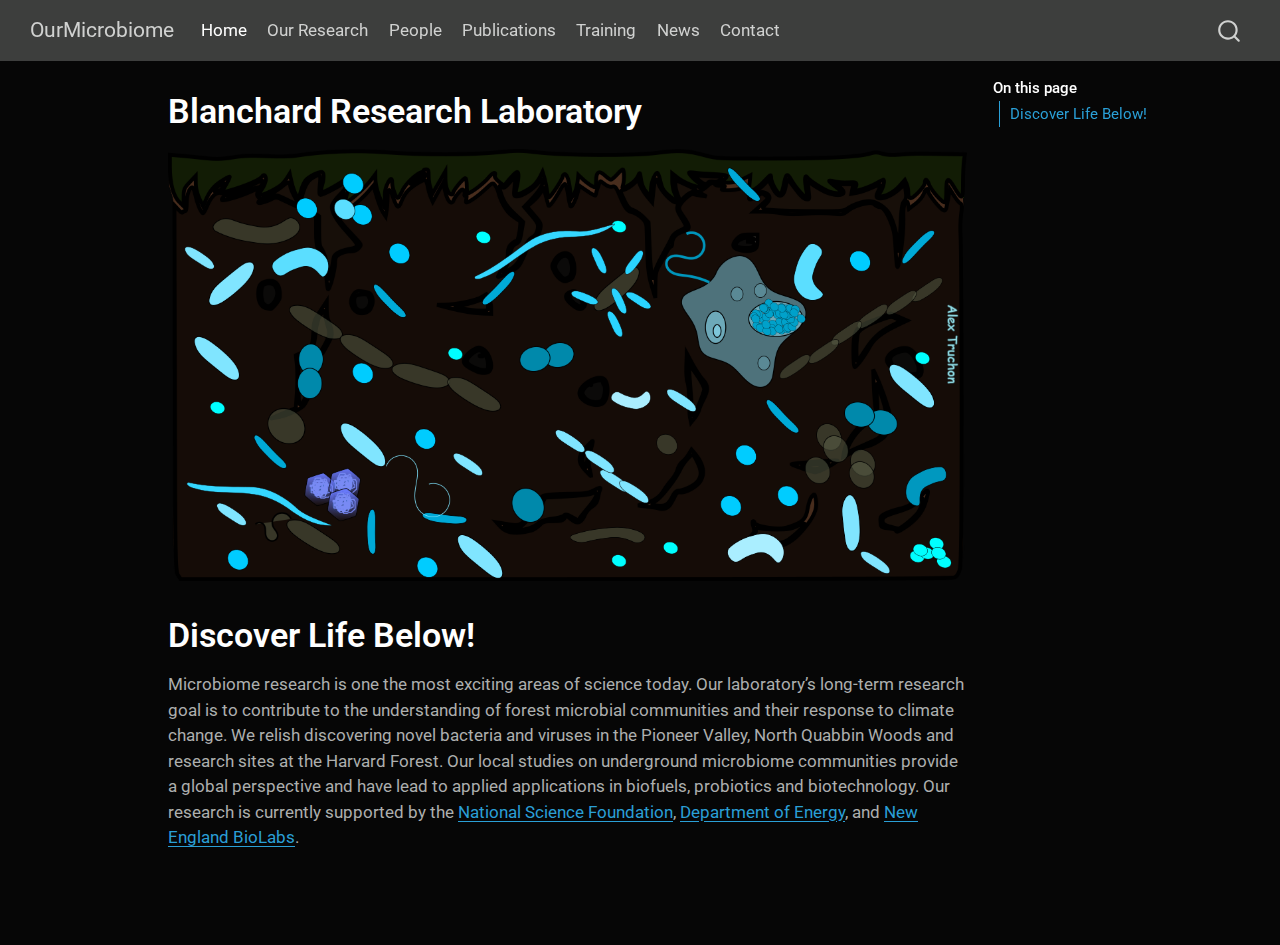
<file: docs/index.html>
<!DOCTYPE html>
<html xmlns="http://www.w3.org/1999/xhtml" lang="en" xml:lang="en"><head>

<meta charset="utf-8">
<meta name="generator" content="quarto-1.3.353">

<meta name="viewport" content="width=device-width, initial-scale=1.0, user-scalable=yes">


<title>OurMicrobiome - Blanchard Research Laboratory</title>
<style>
code{white-space: pre-wrap;}
span.smallcaps{font-variant: small-caps;}
div.columns{display: flex; gap: min(4vw, 1.5em);}
div.column{flex: auto; overflow-x: auto;}
div.hanging-indent{margin-left: 1.5em; text-indent: -1.5em;}
ul.task-list{list-style: none;}
ul.task-list li input[type="checkbox"] {
  width: 0.8em;
  margin: 0 0.8em 0.2em -1em; /* quarto-specific, see https://github.com/quarto-dev/quarto-cli/issues/4556 */ 
  vertical-align: middle;
}
</style>


<script src="site_libs/quarto-nav/quarto-nav.js"></script>
<script src="site_libs/quarto-nav/headroom.min.js"></script>
<script src="site_libs/clipboard/clipboard.min.js"></script>
<script src="site_libs/quarto-search/autocomplete.umd.js"></script>
<script src="site_libs/quarto-search/fuse.min.js"></script>
<script src="site_libs/quarto-search/quarto-search.js"></script>
<meta name="quarto:offset" content="./">
<script src="site_libs/quarto-html/quarto.js"></script>
<script src="site_libs/quarto-html/popper.min.js"></script>
<script src="site_libs/quarto-html/tippy.umd.min.js"></script>
<script src="site_libs/quarto-html/anchor.min.js"></script>
<link href="site_libs/quarto-html/tippy.css" rel="stylesheet">
<link href="site_libs/quarto-html/quarto-syntax-highlighting-dark.css" rel="stylesheet" id="quarto-text-highlighting-styles">
<script src="site_libs/bootstrap/bootstrap.min.js"></script>
<link href="site_libs/bootstrap/bootstrap-icons.css" rel="stylesheet">
<link href="site_libs/bootstrap/bootstrap.min.css" rel="stylesheet" id="quarto-bootstrap" data-mode="dark">
<script id="quarto-search-options" type="application/json">{
  "location": "navbar",
  "copy-button": false,
  "collapse-after": 3,
  "panel-placement": "end",
  "type": "overlay",
  "limit": 20,
  "language": {
    "search-no-results-text": "No results",
    "search-matching-documents-text": "matching documents",
    "search-copy-link-title": "Copy link to search",
    "search-hide-matches-text": "Hide additional matches",
    "search-more-match-text": "more match in this document",
    "search-more-matches-text": "more matches in this document",
    "search-clear-button-title": "Clear",
    "search-detached-cancel-button-title": "Cancel",
    "search-submit-button-title": "Submit"
  }
}</script>


<link rel="stylesheet" href="styles.css">
</head>

<body class="nav-fixed">

<div id="quarto-search-results"></div>
  <header id="quarto-header" class="headroom fixed-top">
    <nav class="navbar navbar-expand-lg navbar-dark ">
      <div class="navbar-container container-fluid">
      <div class="navbar-brand-container">
    <a class="navbar-brand" href="./index.html">
    <span class="navbar-title">OurMicrobiome</span>
    </a>
  </div>
            <div id="quarto-search" class="" title="Search"></div>
          <button class="navbar-toggler" type="button" data-bs-toggle="collapse" data-bs-target="#navbarCollapse" aria-controls="navbarCollapse" aria-expanded="false" aria-label="Toggle navigation" onclick="if (window.quartoToggleHeadroom) { window.quartoToggleHeadroom(); }">
  <span class="navbar-toggler-icon"></span>
</button>
          <div class="collapse navbar-collapse" id="navbarCollapse">
            <ul class="navbar-nav navbar-nav-scroll me-auto">
  <li class="nav-item">
    <a class="nav-link active" href="./index.html" rel="" target="" aria-current="page">
 <span class="menu-text">Home</span></a>
  </li>  
  <li class="nav-item">
    <a class="nav-link" href="./OurResearch.html" rel="" target="">
 <span class="menu-text">Our Research</span></a>
  </li>  
  <li class="nav-item">
    <a class="nav-link" href="./people.html" rel="" target="">
 <span class="menu-text">People</span></a>
  </li>  
  <li class="nav-item">
    <a class="nav-link" href="./publications.html" rel="" target="">
 <span class="menu-text">Publications</span></a>
  </li>  
  <li class="nav-item">
    <a class="nav-link" href="./training.html" rel="" target="">
 <span class="menu-text">Training</span></a>
  </li>  
  <li class="nav-item">
    <a class="nav-link" href="./news.html" rel="" target="">
 <span class="menu-text">News</span></a>
  </li>  
  <li class="nav-item">
    <a class="nav-link" href="./contact.html" rel="" target="">
 <span class="menu-text">Contact</span></a>
  </li>  
</ul>
            <div class="quarto-navbar-tools ms-auto">
</div>
          </div> <!-- /navcollapse -->
      </div> <!-- /container-fluid -->
    </nav>
</header>
<!-- content -->
<div id="quarto-content" class="quarto-container page-columns page-rows-contents page-layout-article page-navbar">
<!-- sidebar -->
<!-- margin-sidebar -->
    <div id="quarto-margin-sidebar" class="sidebar margin-sidebar">
        <nav id="TOC" role="doc-toc" class="toc-active">
    <h2 id="toc-title">On this page</h2>
   
  <ul>
  <li><a href="#discover-life-below" id="toc-discover-life-below" class="nav-link active" data-scroll-target="#discover-life-below">Discover Life Below!</a></li>
  </ul>
</nav>
    </div>
<!-- main -->
<main class="content" id="quarto-document-content">

<header id="title-block-header" class="quarto-title-block default">
<div class="quarto-title">
<h1 class="title">Blanchard Research Laboratory</h1>
</div>



<div class="quarto-title-meta">

    
  
    
  </div>
  

</header>

<p><img src="images/Alex.png" class="img-fluid" width="1000"></p>
<section id="discover-life-below" class="level1">
<h1>Discover Life Below!</h1>
<p>Microbiome research is one the most exciting areas of science today. Our laboratory’s long-term research goal is to contribute to the understanding of forest microbial communities and their response to climate change. We relish discovering novel bacteria and viruses in the Pioneer Valley, North Quabbin Woods and research sites at the Harvard Forest. Our local studies on underground microbiome communities provide a global perspective and have lead to applied applications in biofuels, probiotics and biotechnology. Our research is currently supported by the <a href="http://www.nsf.gov/">National Science Foundation</a>, <a href="http://energy.gov/">Department of Energy</a>, and <a href="https://www.neb.com/research">New England BioLabs</a>.</p>


</section>

</main> <!-- /main -->
<script id="quarto-html-after-body" type="application/javascript">
window.document.addEventListener("DOMContentLoaded", function (event) {
  const toggleBodyColorMode = (bsSheetEl) => {
    const mode = bsSheetEl.getAttribute("data-mode");
    const bodyEl = window.document.querySelector("body");
    if (mode === "dark") {
      bodyEl.classList.add("quarto-dark");
      bodyEl.classList.remove("quarto-light");
    } else {
      bodyEl.classList.add("quarto-light");
      bodyEl.classList.remove("quarto-dark");
    }
  }
  const toggleBodyColorPrimary = () => {
    const bsSheetEl = window.document.querySelector("link#quarto-bootstrap");
    if (bsSheetEl) {
      toggleBodyColorMode(bsSheetEl);
    }
  }
  toggleBodyColorPrimary();  
  const icon = "";
  const anchorJS = new window.AnchorJS();
  anchorJS.options = {
    placement: 'right',
    icon: icon
  };
  anchorJS.add('.anchored');
  const isCodeAnnotation = (el) => {
    for (const clz of el.classList) {
      if (clz.startsWith('code-annotation-')) {                     
        return true;
      }
    }
    return false;
  }
  const clipboard = new window.ClipboardJS('.code-copy-button', {
    text: function(trigger) {
      const codeEl = trigger.previousElementSibling.cloneNode(true);
      for (const childEl of codeEl.children) {
        if (isCodeAnnotation(childEl)) {
          childEl.remove();
        }
      }
      return codeEl.innerText;
    }
  });
  clipboard.on('success', function(e) {
    // button target
    const button = e.trigger;
    // don't keep focus
    button.blur();
    // flash "checked"
    button.classList.add('code-copy-button-checked');
    var currentTitle = button.getAttribute("title");
    button.setAttribute("title", "Copied!");
    let tooltip;
    if (window.bootstrap) {
      button.setAttribute("data-bs-toggle", "tooltip");
      button.setAttribute("data-bs-placement", "left");
      button.setAttribute("data-bs-title", "Copied!");
      tooltip = new bootstrap.Tooltip(button, 
        { trigger: "manual", 
          customClass: "code-copy-button-tooltip",
          offset: [0, -8]});
      tooltip.show();    
    }
    setTimeout(function() {
      if (tooltip) {
        tooltip.hide();
        button.removeAttribute("data-bs-title");
        button.removeAttribute("data-bs-toggle");
        button.removeAttribute("data-bs-placement");
      }
      button.setAttribute("title", currentTitle);
      button.classList.remove('code-copy-button-checked');
    }, 1000);
    // clear code selection
    e.clearSelection();
  });
  function tippyHover(el, contentFn) {
    const config = {
      allowHTML: true,
      content: contentFn,
      maxWidth: 500,
      delay: 100,
      arrow: false,
      appendTo: function(el) {
          return el.parentElement;
      },
      interactive: true,
      interactiveBorder: 10,
      theme: 'quarto',
      placement: 'bottom-start'
    };
    window.tippy(el, config); 
  }
  const noterefs = window.document.querySelectorAll('a[role="doc-noteref"]');
  for (var i=0; i<noterefs.length; i++) {
    const ref = noterefs[i];
    tippyHover(ref, function() {
      // use id or data attribute instead here
      let href = ref.getAttribute('data-footnote-href') || ref.getAttribute('href');
      try { href = new URL(href).hash; } catch {}
      const id = href.replace(/^#\/?/, "");
      const note = window.document.getElementById(id);
      return note.innerHTML;
    });
  }
      let selectedAnnoteEl;
      const selectorForAnnotation = ( cell, annotation) => {
        let cellAttr = 'data-code-cell="' + cell + '"';
        let lineAttr = 'data-code-annotation="' +  annotation + '"';
        const selector = 'span[' + cellAttr + '][' + lineAttr + ']';
        return selector;
      }
      const selectCodeLines = (annoteEl) => {
        const doc = window.document;
        const targetCell = annoteEl.getAttribute("data-target-cell");
        const targetAnnotation = annoteEl.getAttribute("data-target-annotation");
        const annoteSpan = window.document.querySelector(selectorForAnnotation(targetCell, targetAnnotation));
        const lines = annoteSpan.getAttribute("data-code-lines").split(",");
        const lineIds = lines.map((line) => {
          return targetCell + "-" + line;
        })
        let top = null;
        let height = null;
        let parent = null;
        if (lineIds.length > 0) {
            //compute the position of the single el (top and bottom and make a div)
            const el = window.document.getElementById(lineIds[0]);
            top = el.offsetTop;
            height = el.offsetHeight;
            parent = el.parentElement.parentElement;
          if (lineIds.length > 1) {
            const lastEl = window.document.getElementById(lineIds[lineIds.length - 1]);
            const bottom = lastEl.offsetTop + lastEl.offsetHeight;
            height = bottom - top;
          }
          if (top !== null && height !== null && parent !== null) {
            // cook up a div (if necessary) and position it 
            let div = window.document.getElementById("code-annotation-line-highlight");
            if (div === null) {
              div = window.document.createElement("div");
              div.setAttribute("id", "code-annotation-line-highlight");
              div.style.position = 'absolute';
              parent.appendChild(div);
            }
            div.style.top = top - 2 + "px";
            div.style.height = height + 4 + "px";
            let gutterDiv = window.document.getElementById("code-annotation-line-highlight-gutter");
            if (gutterDiv === null) {
              gutterDiv = window.document.createElement("div");
              gutterDiv.setAttribute("id", "code-annotation-line-highlight-gutter");
              gutterDiv.style.position = 'absolute';
              const codeCell = window.document.getElementById(targetCell);
              const gutter = codeCell.querySelector('.code-annotation-gutter');
              gutter.appendChild(gutterDiv);
            }
            gutterDiv.style.top = top - 2 + "px";
            gutterDiv.style.height = height + 4 + "px";
          }
          selectedAnnoteEl = annoteEl;
        }
      };
      const unselectCodeLines = () => {
        const elementsIds = ["code-annotation-line-highlight", "code-annotation-line-highlight-gutter"];
        elementsIds.forEach((elId) => {
          const div = window.document.getElementById(elId);
          if (div) {
            div.remove();
          }
        });
        selectedAnnoteEl = undefined;
      };
      // Attach click handler to the DT
      const annoteDls = window.document.querySelectorAll('dt[data-target-cell]');
      for (const annoteDlNode of annoteDls) {
        annoteDlNode.addEventListener('click', (event) => {
          const clickedEl = event.target;
          if (clickedEl !== selectedAnnoteEl) {
            unselectCodeLines();
            const activeEl = window.document.querySelector('dt[data-target-cell].code-annotation-active');
            if (activeEl) {
              activeEl.classList.remove('code-annotation-active');
            }
            selectCodeLines(clickedEl);
            clickedEl.classList.add('code-annotation-active');
          } else {
            // Unselect the line
            unselectCodeLines();
            clickedEl.classList.remove('code-annotation-active');
          }
        });
      }
  const findCites = (el) => {
    const parentEl = el.parentElement;
    if (parentEl) {
      const cites = parentEl.dataset.cites;
      if (cites) {
        return {
          el,
          cites: cites.split(' ')
        };
      } else {
        return findCites(el.parentElement)
      }
    } else {
      return undefined;
    }
  };
  var bibliorefs = window.document.querySelectorAll('a[role="doc-biblioref"]');
  for (var i=0; i<bibliorefs.length; i++) {
    const ref = bibliorefs[i];
    const citeInfo = findCites(ref);
    if (citeInfo) {
      tippyHover(citeInfo.el, function() {
        var popup = window.document.createElement('div');
        citeInfo.cites.forEach(function(cite) {
          var citeDiv = window.document.createElement('div');
          citeDiv.classList.add('hanging-indent');
          citeDiv.classList.add('csl-entry');
          var biblioDiv = window.document.getElementById('ref-' + cite);
          if (biblioDiv) {
            citeDiv.innerHTML = biblioDiv.innerHTML;
          }
          popup.appendChild(citeDiv);
        });
        return popup.innerHTML;
      });
    }
  }
});
</script>
</div> <!-- /content -->



</body></html>
</file>
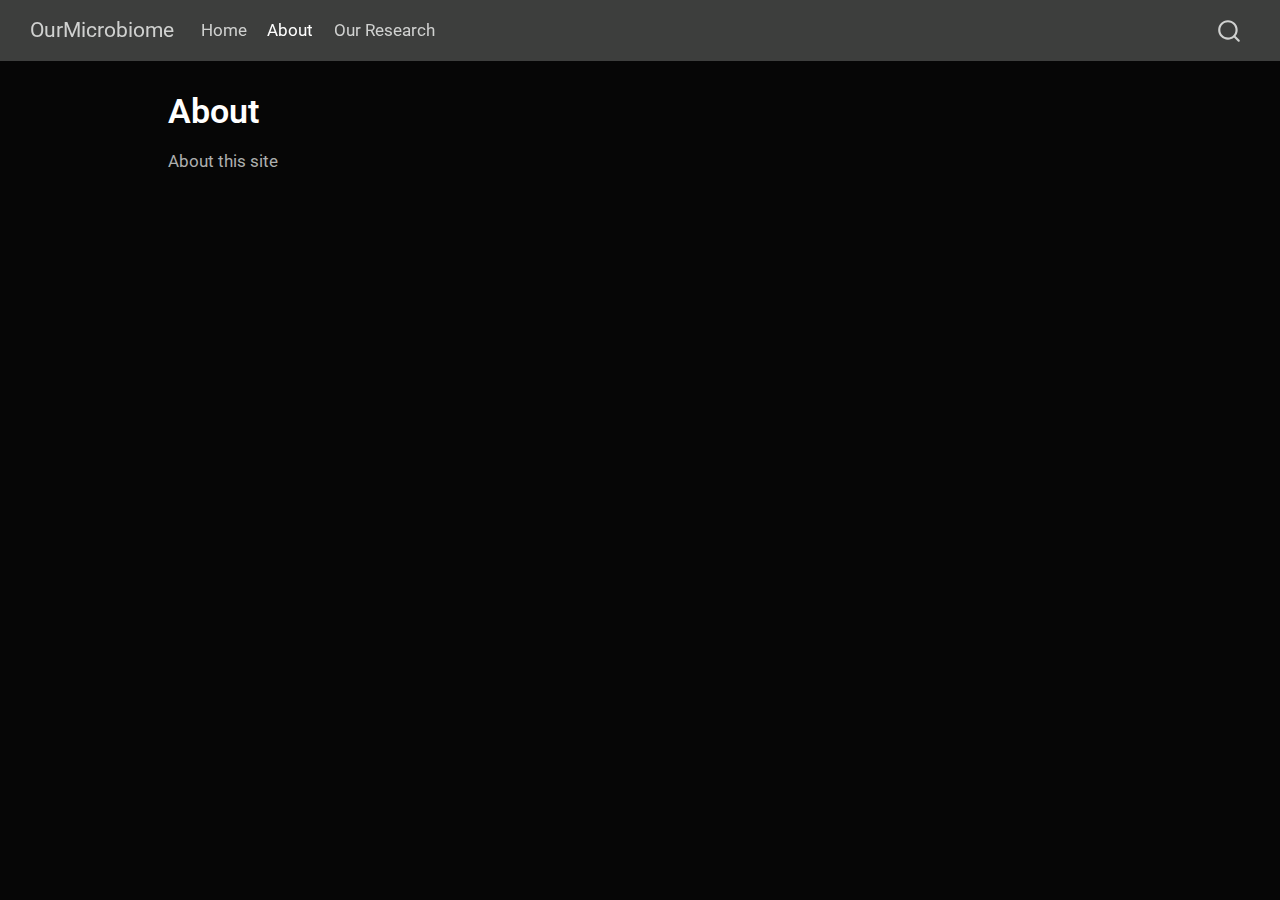
<file: docs/about.html>
<!DOCTYPE html>
<html xmlns="http://www.w3.org/1999/xhtml" lang="en" xml:lang="en"><head>

<meta charset="utf-8">
<meta name="generator" content="quarto-1.2.269">

<meta name="viewport" content="width=device-width, initial-scale=1.0, user-scalable=yes">


<title>OurMicrobiome - About</title>
<style>
code{white-space: pre-wrap;}
span.smallcaps{font-variant: small-caps;}
div.columns{display: flex; gap: min(4vw, 1.5em);}
div.column{flex: auto; overflow-x: auto;}
div.hanging-indent{margin-left: 1.5em; text-indent: -1.5em;}
ul.task-list{list-style: none;}
ul.task-list li input[type="checkbox"] {
  width: 0.8em;
  margin: 0 0.8em 0.2em -1.6em;
  vertical-align: middle;
}
</style>


<script src="site_libs/quarto-nav/quarto-nav.js"></script>
<script src="site_libs/quarto-nav/headroom.min.js"></script>
<script src="site_libs/clipboard/clipboard.min.js"></script>
<script src="site_libs/quarto-search/autocomplete.umd.js"></script>
<script src="site_libs/quarto-search/fuse.min.js"></script>
<script src="site_libs/quarto-search/quarto-search.js"></script>
<meta name="quarto:offset" content="./">
<script src="site_libs/quarto-html/quarto.js"></script>
<script src="site_libs/quarto-html/popper.min.js"></script>
<script src="site_libs/quarto-html/tippy.umd.min.js"></script>
<script src="site_libs/quarto-html/anchor.min.js"></script>
<link href="site_libs/quarto-html/tippy.css" rel="stylesheet">
<link href="site_libs/quarto-html/quarto-syntax-highlighting-dark.css" rel="stylesheet" id="quarto-text-highlighting-styles">
<script src="site_libs/bootstrap/bootstrap.min.js"></script>
<link href="site_libs/bootstrap/bootstrap-icons.css" rel="stylesheet">
<link href="site_libs/bootstrap/bootstrap.min.css" rel="stylesheet" id="quarto-bootstrap" data-mode="dark">
<script id="quarto-search-options" type="application/json">{
  "location": "navbar",
  "copy-button": false,
  "collapse-after": 3,
  "panel-placement": "end",
  "type": "overlay",
  "limit": 20,
  "language": {
    "search-no-results-text": "No results",
    "search-matching-documents-text": "matching documents",
    "search-copy-link-title": "Copy link to search",
    "search-hide-matches-text": "Hide additional matches",
    "search-more-match-text": "more match in this document",
    "search-more-matches-text": "more matches in this document",
    "search-clear-button-title": "Clear",
    "search-detached-cancel-button-title": "Cancel",
    "search-submit-button-title": "Submit"
  }
}</script>


<link rel="stylesheet" href="styles.css">
</head>

<body class="nav-fixed">

<div id="quarto-search-results"></div>
  <header id="quarto-header" class="headroom fixed-top">
    <nav class="navbar navbar-expand-lg navbar-dark ">
      <div class="navbar-container container-fluid">
      <div class="navbar-brand-container">
    <a class="navbar-brand" href="./index.html">
    <span class="navbar-title">OurMicrobiome</span>
    </a>
  </div>
          <button class="navbar-toggler" type="button" data-bs-toggle="collapse" data-bs-target="#navbarCollapse" aria-controls="navbarCollapse" aria-expanded="false" aria-label="Toggle navigation" onclick="if (window.quartoToggleHeadroom) { window.quartoToggleHeadroom(); }">
  <span class="navbar-toggler-icon"></span>
</button>
          <div class="collapse navbar-collapse" id="navbarCollapse">
            <ul class="navbar-nav navbar-nav-scroll me-auto">
  <li class="nav-item">
    <a class="nav-link" href="./index.html">
 <span class="menu-text">Home</span></a>
  </li>  
  <li class="nav-item">
    <a class="nav-link active" href="./about.html" aria-current="page">
 <span class="menu-text">About</span></a>
  </li>  
  <li class="nav-item">
    <a class="nav-link" href="./OurResearch.html">
 <span class="menu-text">Our Research</span></a>
  </li>  
</ul>
              <div id="quarto-search" class="" title="Search"></div>
          </div> <!-- /navcollapse -->
      </div> <!-- /container-fluid -->
    </nav>
</header>
<!-- content -->
<div id="quarto-content" class="quarto-container page-columns page-rows-contents page-layout-article page-navbar">
<!-- sidebar -->
<!-- margin-sidebar -->
    <div id="quarto-margin-sidebar" class="sidebar margin-sidebar">
        
    </div>
<!-- main -->
<main class="content" id="quarto-document-content">

<header id="title-block-header" class="quarto-title-block default">
<div class="quarto-title">
<h1 class="title">About</h1>
</div>



<div class="quarto-title-meta">

    
  
    
  </div>
  

</header>

<p>About this site</p>



</main> <!-- /main -->
<script id="quarto-html-after-body" type="application/javascript">
window.document.addEventListener("DOMContentLoaded", function (event) {
  const toggleBodyColorMode = (bsSheetEl) => {
    const mode = bsSheetEl.getAttribute("data-mode");
    const bodyEl = window.document.querySelector("body");
    if (mode === "dark") {
      bodyEl.classList.add("quarto-dark");
      bodyEl.classList.remove("quarto-light");
    } else {
      bodyEl.classList.add("quarto-light");
      bodyEl.classList.remove("quarto-dark");
    }
  }
  const toggleBodyColorPrimary = () => {
    const bsSheetEl = window.document.querySelector("link#quarto-bootstrap");
    if (bsSheetEl) {
      toggleBodyColorMode(bsSheetEl);
    }
  }
  toggleBodyColorPrimary();  
  const icon = "";
  const anchorJS = new window.AnchorJS();
  anchorJS.options = {
    placement: 'right',
    icon: icon
  };
  anchorJS.add('.anchored');
  const clipboard = new window.ClipboardJS('.code-copy-button', {
    target: function(trigger) {
      return trigger.previousElementSibling;
    }
  });
  clipboard.on('success', function(e) {
    // button target
    const button = e.trigger;
    // don't keep focus
    button.blur();
    // flash "checked"
    button.classList.add('code-copy-button-checked');
    var currentTitle = button.getAttribute("title");
    button.setAttribute("title", "Copied!");
    let tooltip;
    if (window.bootstrap) {
      button.setAttribute("data-bs-toggle", "tooltip");
      button.setAttribute("data-bs-placement", "left");
      button.setAttribute("data-bs-title", "Copied!");
      tooltip = new bootstrap.Tooltip(button, 
        { trigger: "manual", 
          customClass: "code-copy-button-tooltip",
          offset: [0, -8]});
      tooltip.show();    
    }
    setTimeout(function() {
      if (tooltip) {
        tooltip.hide();
        button.removeAttribute("data-bs-title");
        button.removeAttribute("data-bs-toggle");
        button.removeAttribute("data-bs-placement");
      }
      button.setAttribute("title", currentTitle);
      button.classList.remove('code-copy-button-checked');
    }, 1000);
    // clear code selection
    e.clearSelection();
  });
  function tippyHover(el, contentFn) {
    const config = {
      allowHTML: true,
      content: contentFn,
      maxWidth: 500,
      delay: 100,
      arrow: false,
      appendTo: function(el) {
          return el.parentElement;
      },
      interactive: true,
      interactiveBorder: 10,
      theme: 'quarto',
      placement: 'bottom-start'
    };
    window.tippy(el, config); 
  }
  const noterefs = window.document.querySelectorAll('a[role="doc-noteref"]');
  for (var i=0; i<noterefs.length; i++) {
    const ref = noterefs[i];
    tippyHover(ref, function() {
      // use id or data attribute instead here
      let href = ref.getAttribute('data-footnote-href') || ref.getAttribute('href');
      try { href = new URL(href).hash; } catch {}
      const id = href.replace(/^#\/?/, "");
      const note = window.document.getElementById(id);
      return note.innerHTML;
    });
  }
  const findCites = (el) => {
    const parentEl = el.parentElement;
    if (parentEl) {
      const cites = parentEl.dataset.cites;
      if (cites) {
        return {
          el,
          cites: cites.split(' ')
        };
      } else {
        return findCites(el.parentElement)
      }
    } else {
      return undefined;
    }
  };
  var bibliorefs = window.document.querySelectorAll('a[role="doc-biblioref"]');
  for (var i=0; i<bibliorefs.length; i++) {
    const ref = bibliorefs[i];
    const citeInfo = findCites(ref);
    if (citeInfo) {
      tippyHover(citeInfo.el, function() {
        var popup = window.document.createElement('div');
        citeInfo.cites.forEach(function(cite) {
          var citeDiv = window.document.createElement('div');
          citeDiv.classList.add('hanging-indent');
          citeDiv.classList.add('csl-entry');
          var biblioDiv = window.document.getElementById('ref-' + cite);
          if (biblioDiv) {
            citeDiv.innerHTML = biblioDiv.innerHTML;
          }
          popup.appendChild(citeDiv);
        });
        return popup.innerHTML;
      });
    }
  }
});
</script>
</div> <!-- /content -->



</body></html>
</file>
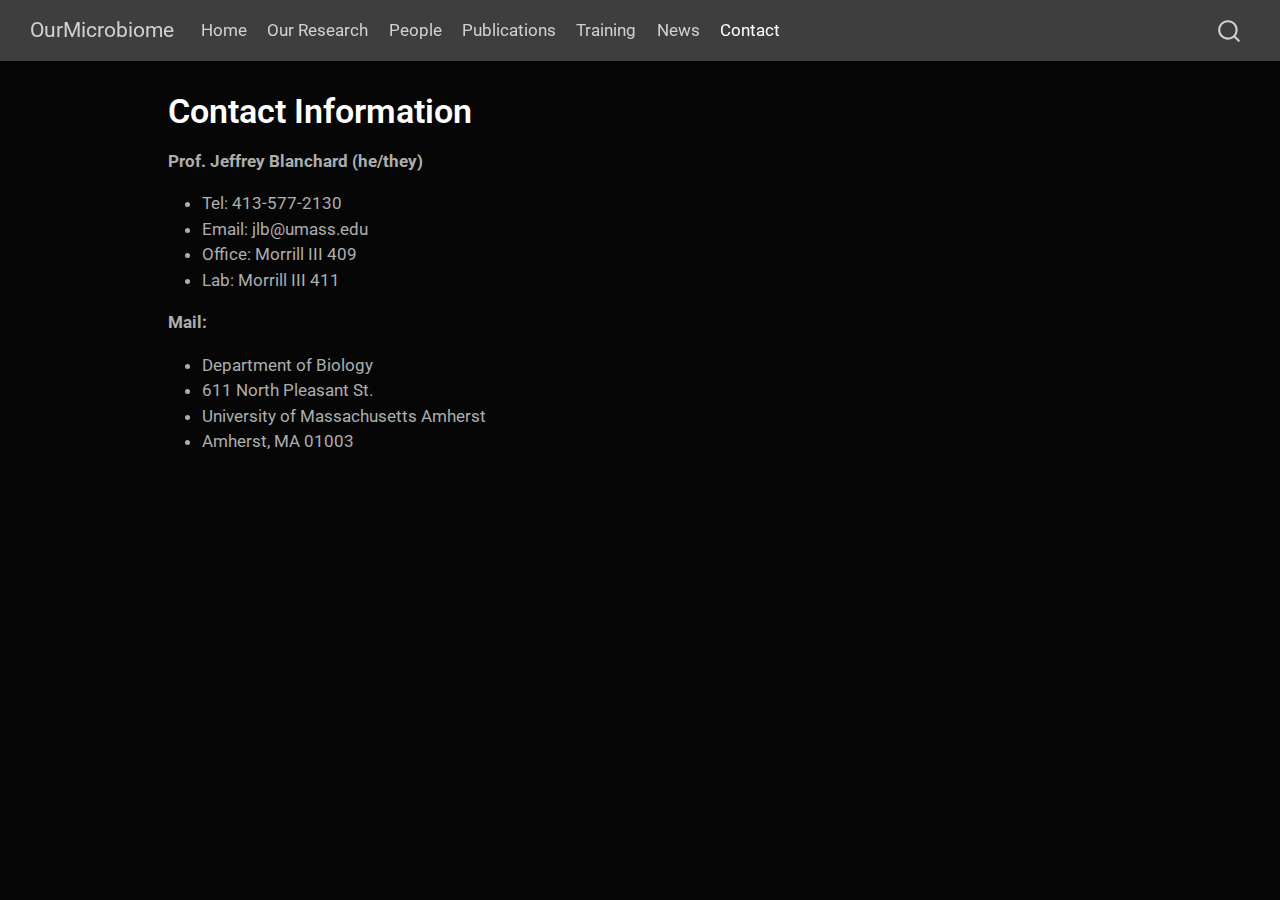
<file: docs/contact.html>
<!DOCTYPE html>
<html xmlns="http://www.w3.org/1999/xhtml" lang="en" xml:lang="en"><head>

<meta charset="utf-8">
<meta name="generator" content="quarto-1.4.555">

<meta name="viewport" content="width=device-width, initial-scale=1.0, user-scalable=yes">


<title>OurMicrobiome - Contact Information</title>
<style>
code{white-space: pre-wrap;}
span.smallcaps{font-variant: small-caps;}
div.columns{display: flex; gap: min(4vw, 1.5em);}
div.column{flex: auto; overflow-x: auto;}
div.hanging-indent{margin-left: 1.5em; text-indent: -1.5em;}
ul.task-list{list-style: none;}
ul.task-list li input[type="checkbox"] {
  width: 0.8em;
  margin: 0 0.8em 0.2em -1em; /* quarto-specific, see https://github.com/quarto-dev/quarto-cli/issues/4556 */ 
  vertical-align: middle;
}
</style>


<script src="site_libs/quarto-nav/quarto-nav.js"></script>
<script src="site_libs/quarto-nav/headroom.min.js"></script>
<script src="site_libs/clipboard/clipboard.min.js"></script>
<script src="site_libs/quarto-search/autocomplete.umd.js"></script>
<script src="site_libs/quarto-search/fuse.min.js"></script>
<script src="site_libs/quarto-search/quarto-search.js"></script>
<meta name="quarto:offset" content="./">
<script src="site_libs/quarto-html/quarto.js"></script>
<script src="site_libs/quarto-html/popper.min.js"></script>
<script src="site_libs/quarto-html/tippy.umd.min.js"></script>
<script src="site_libs/quarto-html/anchor.min.js"></script>
<link href="site_libs/quarto-html/tippy.css" rel="stylesheet">
<link href="site_libs/quarto-html/quarto-syntax-highlighting-dark.css" rel="stylesheet" id="quarto-text-highlighting-styles">
<script src="site_libs/bootstrap/bootstrap.min.js"></script>
<link href="site_libs/bootstrap/bootstrap-icons.css" rel="stylesheet">
<link href="site_libs/bootstrap/bootstrap.min.css" rel="stylesheet" id="quarto-bootstrap" data-mode="dark">
<script id="quarto-search-options" type="application/json">{
  "location": "navbar",
  "copy-button": false,
  "collapse-after": 3,
  "panel-placement": "end",
  "type": "overlay",
  "limit": 50,
  "keyboard-shortcut": [
    "f",
    "/",
    "s"
  ],
  "show-item-context": false,
  "language": {
    "search-no-results-text": "No results",
    "search-matching-documents-text": "matching documents",
    "search-copy-link-title": "Copy link to search",
    "search-hide-matches-text": "Hide additional matches",
    "search-more-match-text": "more match in this document",
    "search-more-matches-text": "more matches in this document",
    "search-clear-button-title": "Clear",
    "search-text-placeholder": "",
    "search-detached-cancel-button-title": "Cancel",
    "search-submit-button-title": "Submit",
    "search-label": "Search"
  }
}</script>


<link rel="stylesheet" href="styles.css">
</head>

<body class="nav-fixed">

<div id="quarto-search-results"></div>
  <header id="quarto-header" class="headroom fixed-top">
    <nav class="navbar navbar-expand-lg " data-bs-theme="dark">
      <div class="navbar-container container-fluid">
      <div class="navbar-brand-container mx-auto">
    <a class="navbar-brand" href="./index.html">
    <span class="navbar-title">OurMicrobiome</span>
    </a>
  </div>
            <div id="quarto-search" class="" title="Search"></div>
          <button class="navbar-toggler" type="button" data-bs-toggle="collapse" data-bs-target="#navbarCollapse" aria-controls="navbarCollapse" aria-expanded="false" aria-label="Toggle navigation" onclick="if (window.quartoToggleHeadroom) { window.quartoToggleHeadroom(); }">
  <span class="navbar-toggler-icon"></span>
</button>
          <div class="collapse navbar-collapse" id="navbarCollapse">
            <ul class="navbar-nav navbar-nav-scroll me-auto">
  <li class="nav-item">
    <a class="nav-link" href="./index.html"> 
<span class="menu-text">Home</span></a>
  </li>  
  <li class="nav-item">
    <a class="nav-link" href="./OurResearch.html"> 
<span class="menu-text">Our Research</span></a>
  </li>  
  <li class="nav-item">
    <a class="nav-link" href="./people.html"> 
<span class="menu-text">People</span></a>
  </li>  
  <li class="nav-item">
    <a class="nav-link" href="./publications.html"> 
<span class="menu-text">Publications</span></a>
  </li>  
  <li class="nav-item">
    <a class="nav-link" href="./training.html"> 
<span class="menu-text">Training</span></a>
  </li>  
  <li class="nav-item">
    <a class="nav-link" href="./news.html"> 
<span class="menu-text">News</span></a>
  </li>  
  <li class="nav-item">
    <a class="nav-link active" href="./contact.html" aria-current="page"> 
<span class="menu-text">Contact</span></a>
  </li>  
</ul>
          </div> <!-- /navcollapse -->
          <div class="quarto-navbar-tools">
</div>
      </div> <!-- /container-fluid -->
    </nav>
</header>
<!-- content -->
<div id="quarto-content" class="quarto-container page-columns page-rows-contents page-layout-article page-navbar">
<!-- sidebar -->
<!-- margin-sidebar -->
    <div id="quarto-margin-sidebar" class="sidebar margin-sidebar">
        
    </div>
<!-- main -->
<main class="content" id="quarto-document-content">

<header id="title-block-header" class="quarto-title-block default">
<div class="quarto-title">
<h1 class="title">Contact Information</h1>
</div>



<div class="quarto-title-meta">

    
  
    
  </div>
  


</header>


<p><strong>Prof.&nbsp;Jeffrey Blanchard (he/they)</strong></p>
<ul>
<li>Tel: 413-577-2130</li>
<li>Email: jlb@umass.edu</li>
<li>Office: Morrill III 409</li>
<li>Lab: Morrill III 411</li>
</ul>
<p><strong>Mail:</strong></p>
<ul>
<li>Department of Biology</li>
<li>611 North Pleasant St.</li>
<li>University of Massachusetts Amherst</li>
<li>Amherst, MA 01003</li>
</ul>



</main> <!-- /main -->
<script id="quarto-html-after-body" type="application/javascript">
window.document.addEventListener("DOMContentLoaded", function (event) {
  const toggleBodyColorMode = (bsSheetEl) => {
    const mode = bsSheetEl.getAttribute("data-mode");
    const bodyEl = window.document.querySelector("body");
    if (mode === "dark") {
      bodyEl.classList.add("quarto-dark");
      bodyEl.classList.remove("quarto-light");
    } else {
      bodyEl.classList.add("quarto-light");
      bodyEl.classList.remove("quarto-dark");
    }
  }
  const toggleBodyColorPrimary = () => {
    const bsSheetEl = window.document.querySelector("link#quarto-bootstrap");
    if (bsSheetEl) {
      toggleBodyColorMode(bsSheetEl);
    }
  }
  toggleBodyColorPrimary();  
  const icon = "";
  const anchorJS = new window.AnchorJS();
  anchorJS.options = {
    placement: 'right',
    icon: icon
  };
  anchorJS.add('.anchored');
  const isCodeAnnotation = (el) => {
    for (const clz of el.classList) {
      if (clz.startsWith('code-annotation-')) {                     
        return true;
      }
    }
    return false;
  }
  const clipboard = new window.ClipboardJS('.code-copy-button', {
    text: function(trigger) {
      const codeEl = trigger.previousElementSibling.cloneNode(true);
      for (const childEl of codeEl.children) {
        if (isCodeAnnotation(childEl)) {
          childEl.remove();
        }
      }
      return codeEl.innerText;
    }
  });
  clipboard.on('success', function(e) {
    // button target
    const button = e.trigger;
    // don't keep focus
    button.blur();
    // flash "checked"
    button.classList.add('code-copy-button-checked');
    var currentTitle = button.getAttribute("title");
    button.setAttribute("title", "Copied!");
    let tooltip;
    if (window.bootstrap) {
      button.setAttribute("data-bs-toggle", "tooltip");
      button.setAttribute("data-bs-placement", "left");
      button.setAttribute("data-bs-title", "Copied!");
      tooltip = new bootstrap.Tooltip(button, 
        { trigger: "manual", 
          customClass: "code-copy-button-tooltip",
          offset: [0, -8]});
      tooltip.show();    
    }
    setTimeout(function() {
      if (tooltip) {
        tooltip.hide();
        button.removeAttribute("data-bs-title");
        button.removeAttribute("data-bs-toggle");
        button.removeAttribute("data-bs-placement");
      }
      button.setAttribute("title", currentTitle);
      button.classList.remove('code-copy-button-checked');
    }, 1000);
    // clear code selection
    e.clearSelection();
  });
    var localhostRegex = new RegExp(/^(?:http|https):\/\/localhost\:?[0-9]*\//);
    var mailtoRegex = new RegExp(/^mailto:/);
      var filterRegex = new RegExp('/' + window.location.host + '/');
    var isInternal = (href) => {
        return filterRegex.test(href) || localhostRegex.test(href) || mailtoRegex.test(href);
    }
    // Inspect non-navigation links and adorn them if external
 	var links = window.document.querySelectorAll('a[href]:not(.nav-link):not(.navbar-brand):not(.toc-action):not(.sidebar-link):not(.sidebar-item-toggle):not(.pagination-link):not(.no-external):not([aria-hidden]):not(.dropdown-item):not(.quarto-navigation-tool)');
    for (var i=0; i<links.length; i++) {
      const link = links[i];
      if (!isInternal(link.href)) {
        // undo the damage that might have been done by quarto-nav.js in the case of
        // links that we want to consider external
        if (link.dataset.originalHref !== undefined) {
          link.href = link.dataset.originalHref;
        }
      }
    }
  function tippyHover(el, contentFn, onTriggerFn, onUntriggerFn) {
    const config = {
      allowHTML: true,
      maxWidth: 500,
      delay: 100,
      arrow: false,
      appendTo: function(el) {
          return el.parentElement;
      },
      interactive: true,
      interactiveBorder: 10,
      theme: 'quarto',
      placement: 'bottom-start',
    };
    if (contentFn) {
      config.content = contentFn;
    }
    if (onTriggerFn) {
      config.onTrigger = onTriggerFn;
    }
    if (onUntriggerFn) {
      config.onUntrigger = onUntriggerFn;
    }
    window.tippy(el, config); 
  }
  const noterefs = window.document.querySelectorAll('a[role="doc-noteref"]');
  for (var i=0; i<noterefs.length; i++) {
    const ref = noterefs[i];
    tippyHover(ref, function() {
      // use id or data attribute instead here
      let href = ref.getAttribute('data-footnote-href') || ref.getAttribute('href');
      try { href = new URL(href).hash; } catch {}
      const id = href.replace(/^#\/?/, "");
      const note = window.document.getElementById(id);
      if (note) {
        return note.innerHTML;
      } else {
        return "";
      }
    });
  }
  const xrefs = window.document.querySelectorAll('a.quarto-xref');
  const processXRef = (id, note) => {
    // Strip column container classes
    const stripColumnClz = (el) => {
      el.classList.remove("page-full", "page-columns");
      if (el.children) {
        for (const child of el.children) {
          stripColumnClz(child);
        }
      }
    }
    stripColumnClz(note)
    if (id === null || id.startsWith('sec-')) {
      // Special case sections, only their first couple elements
      const container = document.createElement("div");
      if (note.children && note.children.length > 2) {
        container.appendChild(note.children[0].cloneNode(true));
        for (let i = 1; i < note.children.length; i++) {
          const child = note.children[i];
          if (child.tagName === "P" && child.innerText === "") {
            continue;
          } else {
            container.appendChild(child.cloneNode(true));
            break;
          }
        }
        if (window.Quarto?.typesetMath) {
          window.Quarto.typesetMath(container);
        }
        return container.innerHTML
      } else {
        if (window.Quarto?.typesetMath) {
          window.Quarto.typesetMath(note);
        }
        return note.innerHTML;
      }
    } else {
      // Remove any anchor links if they are present
      const anchorLink = note.querySelector('a.anchorjs-link');
      if (anchorLink) {
        anchorLink.remove();
      }
      if (window.Quarto?.typesetMath) {
        window.Quarto.typesetMath(note);
      }
      // TODO in 1.5, we should make sure this works without a callout special case
      if (note.classList.contains("callout")) {
        return note.outerHTML;
      } else {
        return note.innerHTML;
      }
    }
  }
  for (var i=0; i<xrefs.length; i++) {
    const xref = xrefs[i];
    tippyHover(xref, undefined, function(instance) {
      instance.disable();
      let url = xref.getAttribute('href');
      let hash = undefined; 
      if (url.startsWith('#')) {
        hash = url;
      } else {
        try { hash = new URL(url).hash; } catch {}
      }
      if (hash) {
        const id = hash.replace(/^#\/?/, "");
        const note = window.document.getElementById(id);
        if (note !== null) {
          try {
            const html = processXRef(id, note.cloneNode(true));
            instance.setContent(html);
          } finally {
            instance.enable();
            instance.show();
          }
        } else {
          // See if we can fetch this
          fetch(url.split('#')[0])
          .then(res => res.text())
          .then(html => {
            const parser = new DOMParser();
            const htmlDoc = parser.parseFromString(html, "text/html");
            const note = htmlDoc.getElementById(id);
            if (note !== null) {
              const html = processXRef(id, note);
              instance.setContent(html);
            } 
          }).finally(() => {
            instance.enable();
            instance.show();
          });
        }
      } else {
        // See if we can fetch a full url (with no hash to target)
        // This is a special case and we should probably do some content thinning / targeting
        fetch(url)
        .then(res => res.text())
        .then(html => {
          const parser = new DOMParser();
          const htmlDoc = parser.parseFromString(html, "text/html");
          const note = htmlDoc.querySelector('main.content');
          if (note !== null) {
            // This should only happen for chapter cross references
            // (since there is no id in the URL)
            // remove the first header
            if (note.children.length > 0 && note.children[0].tagName === "HEADER") {
              note.children[0].remove();
            }
            const html = processXRef(null, note);
            instance.setContent(html);
          } 
        }).finally(() => {
          instance.enable();
          instance.show();
        });
      }
    }, function(instance) {
    });
  }
      let selectedAnnoteEl;
      const selectorForAnnotation = ( cell, annotation) => {
        let cellAttr = 'data-code-cell="' + cell + '"';
        let lineAttr = 'data-code-annotation="' +  annotation + '"';
        const selector = 'span[' + cellAttr + '][' + lineAttr + ']';
        return selector;
      }
      const selectCodeLines = (annoteEl) => {
        const doc = window.document;
        const targetCell = annoteEl.getAttribute("data-target-cell");
        const targetAnnotation = annoteEl.getAttribute("data-target-annotation");
        const annoteSpan = window.document.querySelector(selectorForAnnotation(targetCell, targetAnnotation));
        const lines = annoteSpan.getAttribute("data-code-lines").split(",");
        const lineIds = lines.map((line) => {
          return targetCell + "-" + line;
        })
        let top = null;
        let height = null;
        let parent = null;
        if (lineIds.length > 0) {
            //compute the position of the single el (top and bottom and make a div)
            const el = window.document.getElementById(lineIds[0]);
            top = el.offsetTop;
            height = el.offsetHeight;
            parent = el.parentElement.parentElement;
          if (lineIds.length > 1) {
            const lastEl = window.document.getElementById(lineIds[lineIds.length - 1]);
            const bottom = lastEl.offsetTop + lastEl.offsetHeight;
            height = bottom - top;
          }
          if (top !== null && height !== null && parent !== null) {
            // cook up a div (if necessary) and position it 
            let div = window.document.getElementById("code-annotation-line-highlight");
            if (div === null) {
              div = window.document.createElement("div");
              div.setAttribute("id", "code-annotation-line-highlight");
              div.style.position = 'absolute';
              parent.appendChild(div);
            }
            div.style.top = top - 2 + "px";
            div.style.height = height + 4 + "px";
            div.style.left = 0;
            let gutterDiv = window.document.getElementById("code-annotation-line-highlight-gutter");
            if (gutterDiv === null) {
              gutterDiv = window.document.createElement("div");
              gutterDiv.setAttribute("id", "code-annotation-line-highlight-gutter");
              gutterDiv.style.position = 'absolute';
              const codeCell = window.document.getElementById(targetCell);
              const gutter = codeCell.querySelector('.code-annotation-gutter');
              gutter.appendChild(gutterDiv);
            }
            gutterDiv.style.top = top - 2 + "px";
            gutterDiv.style.height = height + 4 + "px";
          }
          selectedAnnoteEl = annoteEl;
        }
      };
      const unselectCodeLines = () => {
        const elementsIds = ["code-annotation-line-highlight", "code-annotation-line-highlight-gutter"];
        elementsIds.forEach((elId) => {
          const div = window.document.getElementById(elId);
          if (div) {
            div.remove();
          }
        });
        selectedAnnoteEl = undefined;
      };
        // Handle positioning of the toggle
    window.addEventListener(
      "resize",
      throttle(() => {
        elRect = undefined;
        if (selectedAnnoteEl) {
          selectCodeLines(selectedAnnoteEl);
        }
      }, 10)
    );
    function throttle(fn, ms) {
    let throttle = false;
    let timer;
      return (...args) => {
        if(!throttle) { // first call gets through
            fn.apply(this, args);
            throttle = true;
        } else { // all the others get throttled
            if(timer) clearTimeout(timer); // cancel #2
            timer = setTimeout(() => {
              fn.apply(this, args);
              timer = throttle = false;
            }, ms);
        }
      };
    }
      // Attach click handler to the DT
      const annoteDls = window.document.querySelectorAll('dt[data-target-cell]');
      for (const annoteDlNode of annoteDls) {
        annoteDlNode.addEventListener('click', (event) => {
          const clickedEl = event.target;
          if (clickedEl !== selectedAnnoteEl) {
            unselectCodeLines();
            const activeEl = window.document.querySelector('dt[data-target-cell].code-annotation-active');
            if (activeEl) {
              activeEl.classList.remove('code-annotation-active');
            }
            selectCodeLines(clickedEl);
            clickedEl.classList.add('code-annotation-active');
          } else {
            // Unselect the line
            unselectCodeLines();
            clickedEl.classList.remove('code-annotation-active');
          }
        });
      }
  const findCites = (el) => {
    const parentEl = el.parentElement;
    if (parentEl) {
      const cites = parentEl.dataset.cites;
      if (cites) {
        return {
          el,
          cites: cites.split(' ')
        };
      } else {
        return findCites(el.parentElement)
      }
    } else {
      return undefined;
    }
  };
  var bibliorefs = window.document.querySelectorAll('a[role="doc-biblioref"]');
  for (var i=0; i<bibliorefs.length; i++) {
    const ref = bibliorefs[i];
    const citeInfo = findCites(ref);
    if (citeInfo) {
      tippyHover(citeInfo.el, function() {
        var popup = window.document.createElement('div');
        citeInfo.cites.forEach(function(cite) {
          var citeDiv = window.document.createElement('div');
          citeDiv.classList.add('hanging-indent');
          citeDiv.classList.add('csl-entry');
          var biblioDiv = window.document.getElementById('ref-' + cite);
          if (biblioDiv) {
            citeDiv.innerHTML = biblioDiv.innerHTML;
          }
          popup.appendChild(citeDiv);
        });
        return popup.innerHTML;
      });
    }
  }
});
</script>
</div> <!-- /content -->




</body></html>
</file>
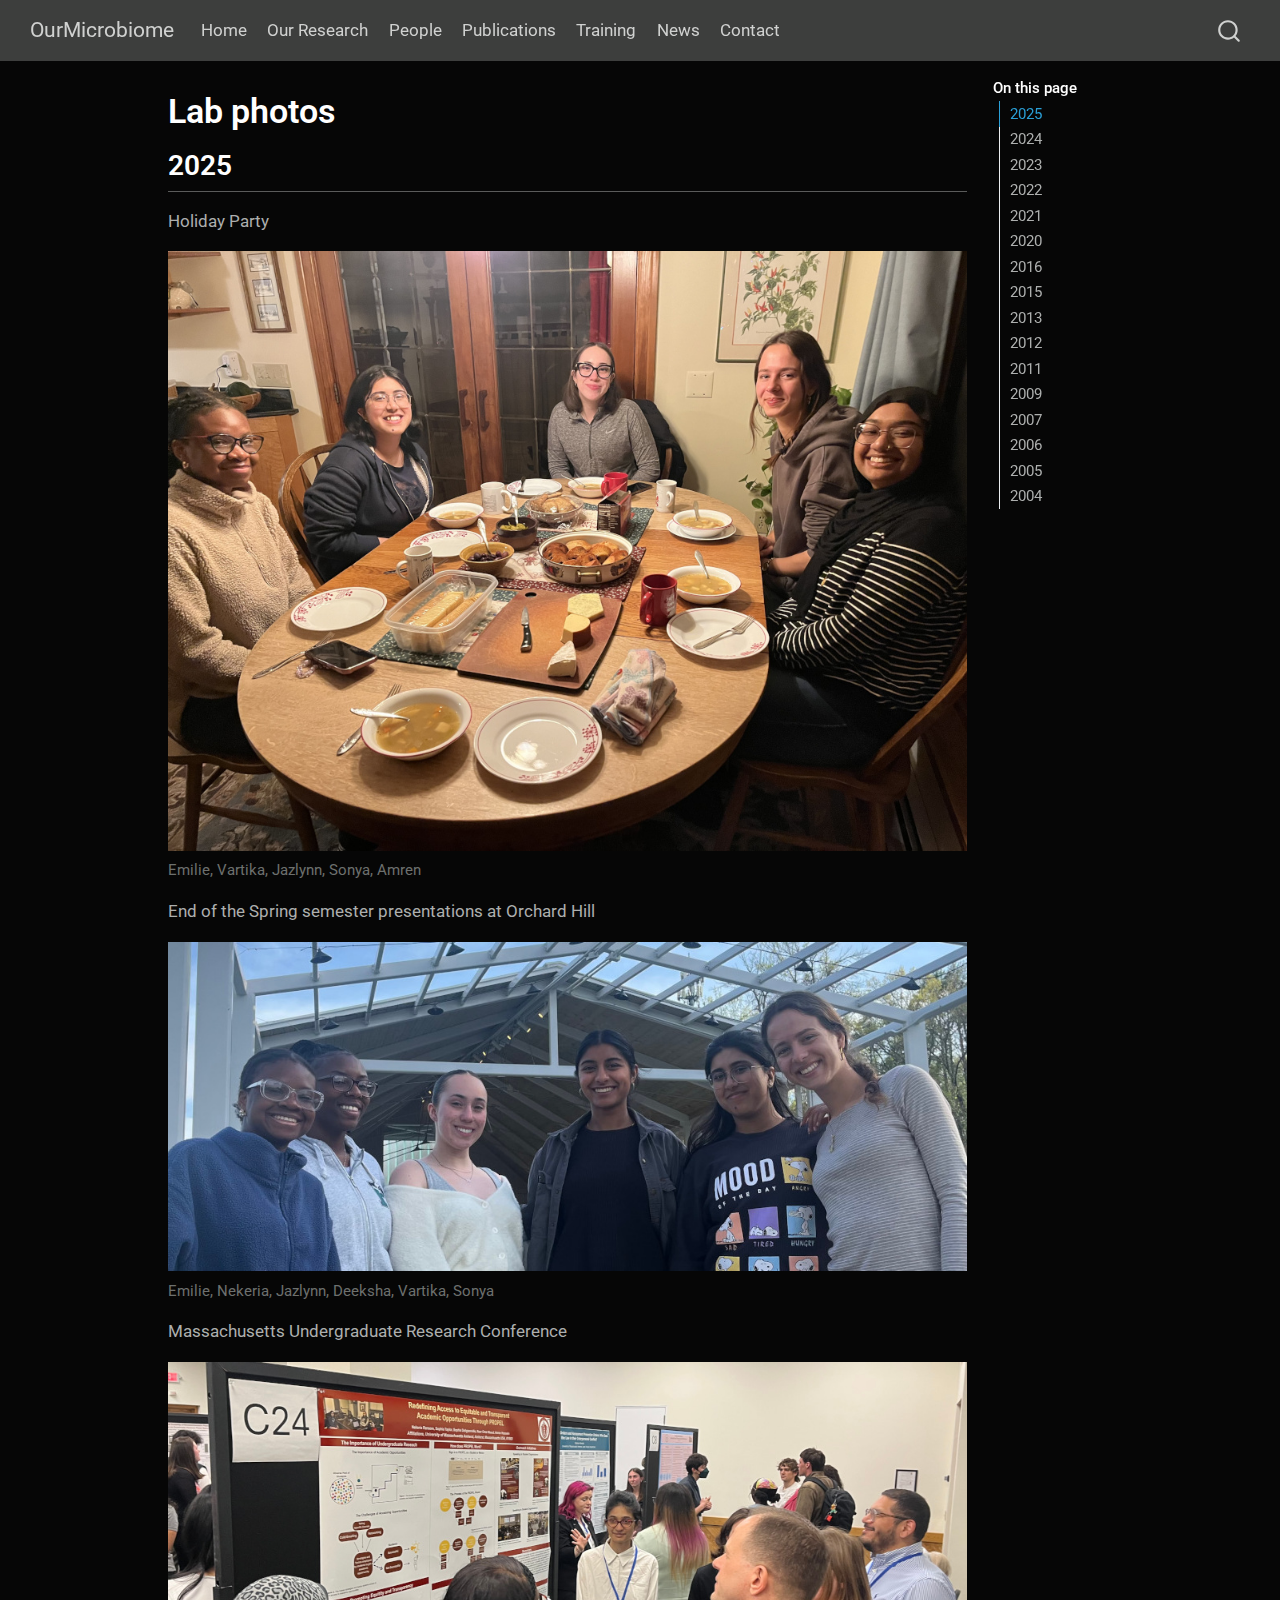
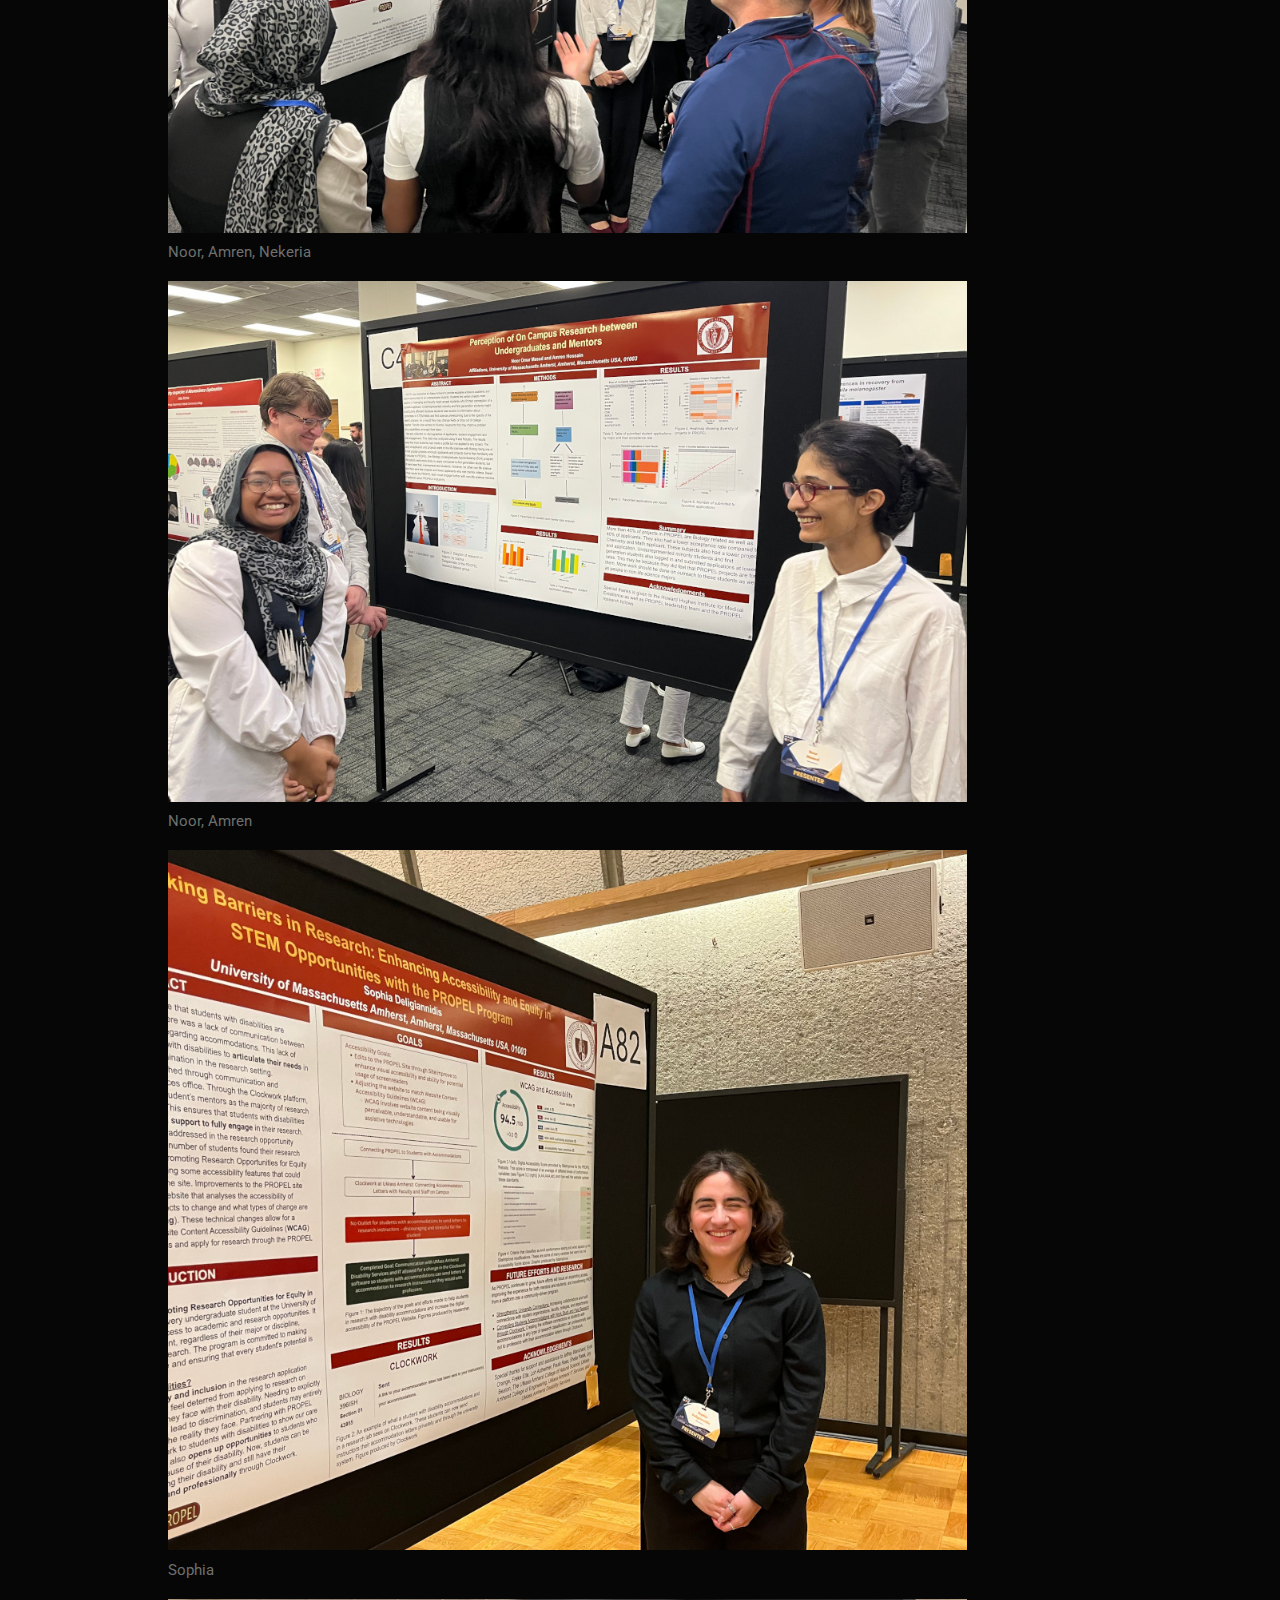
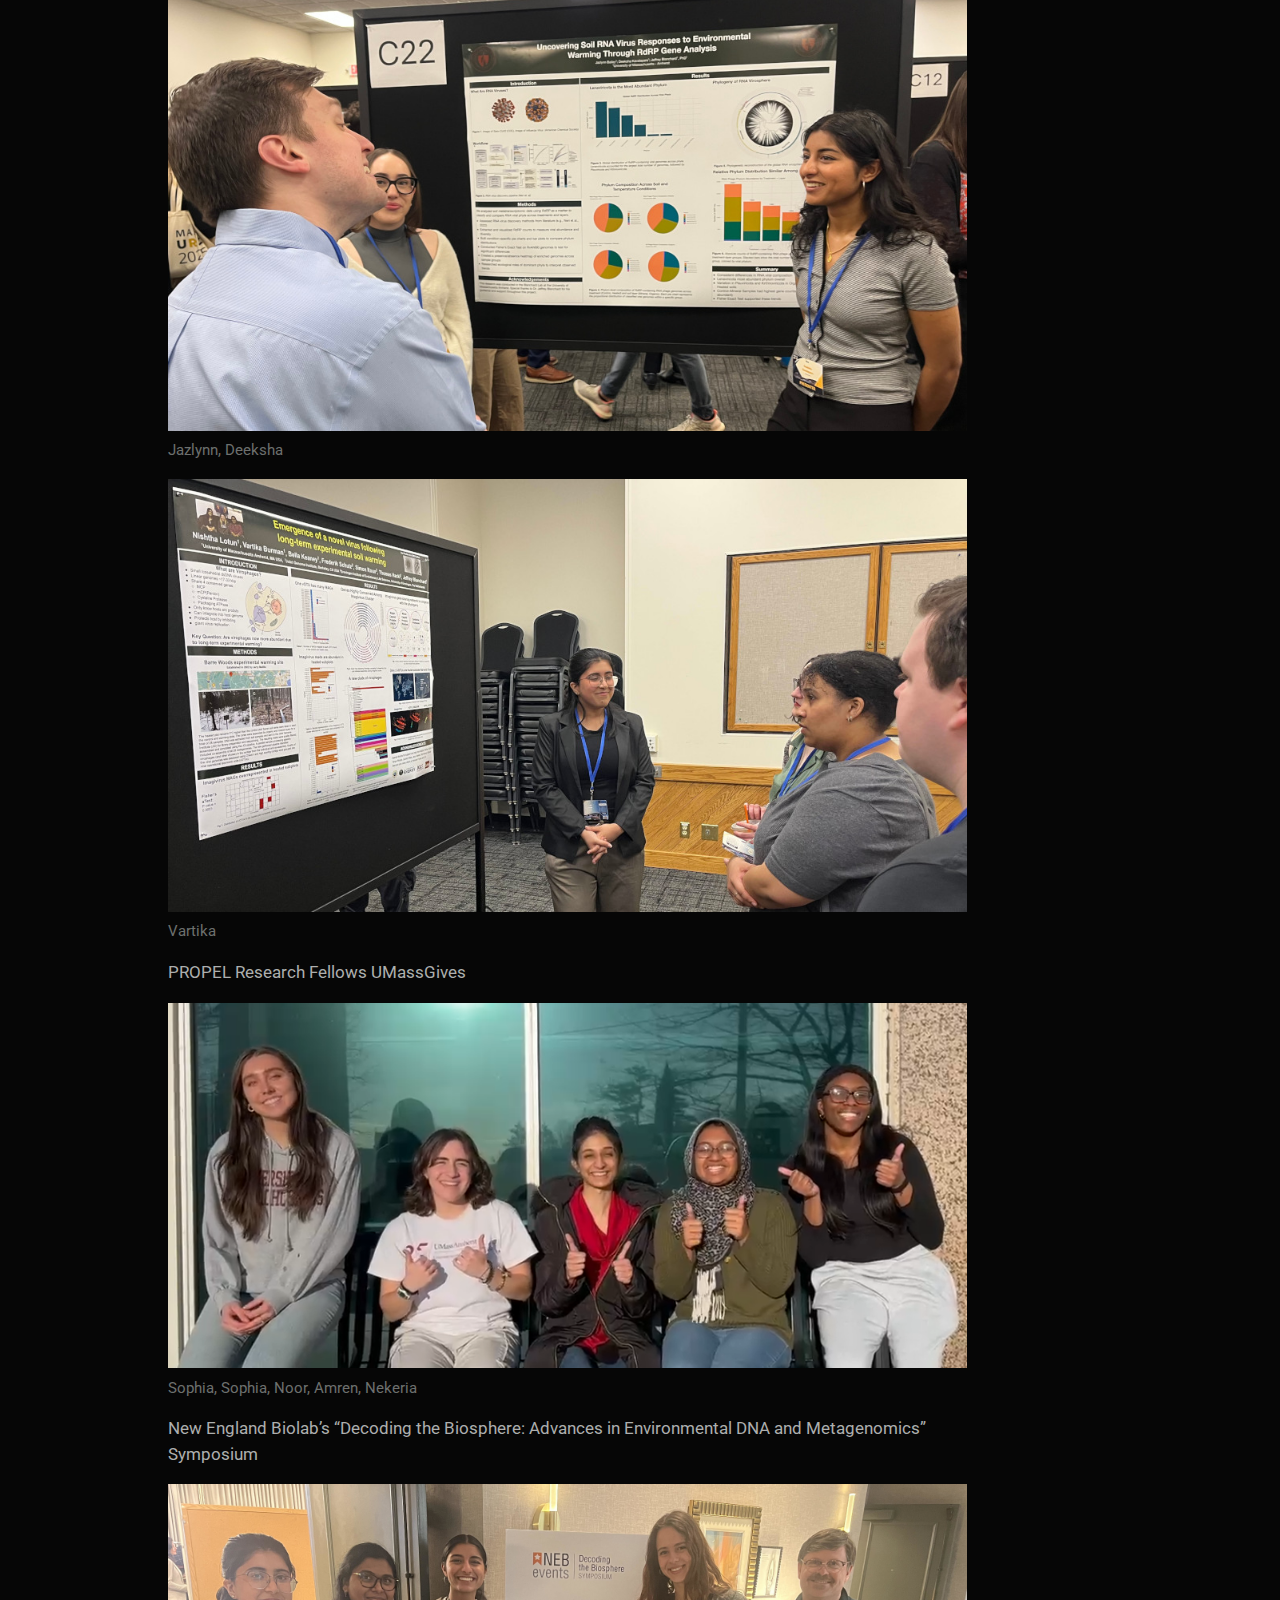
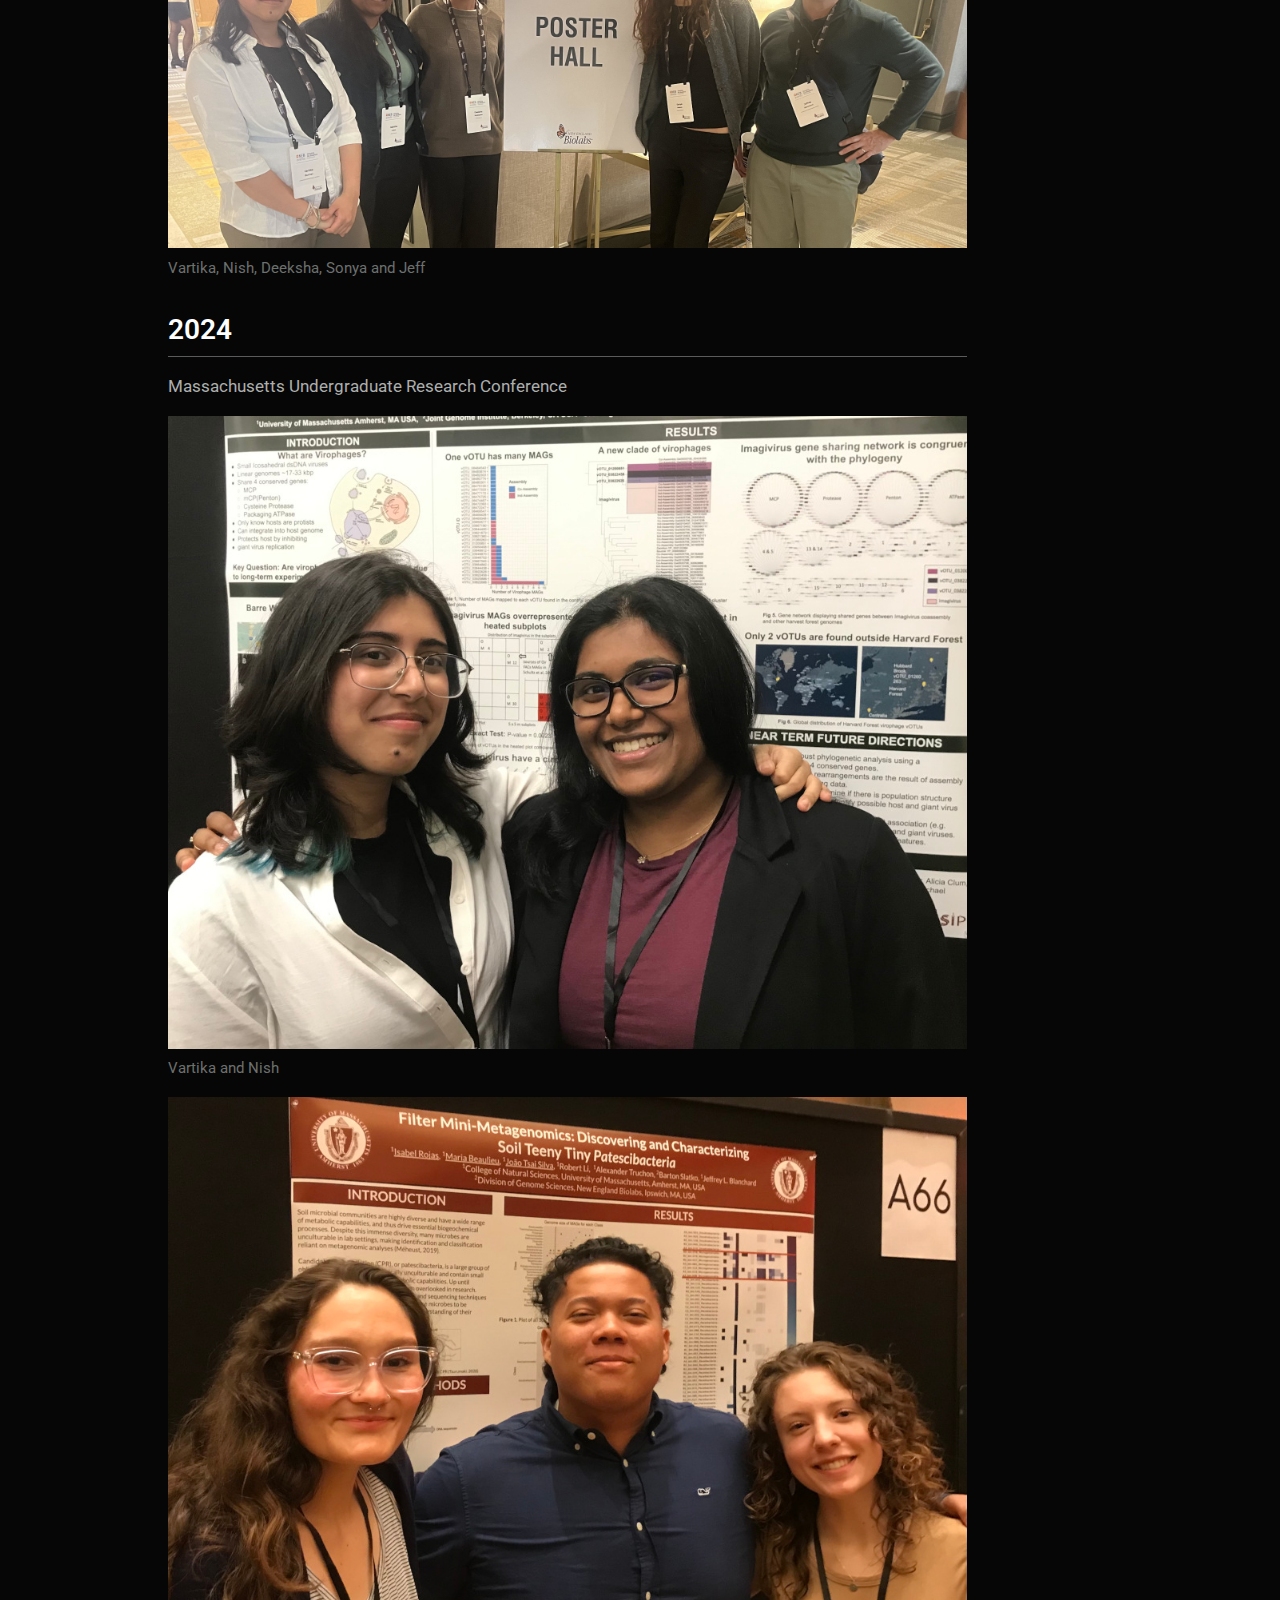
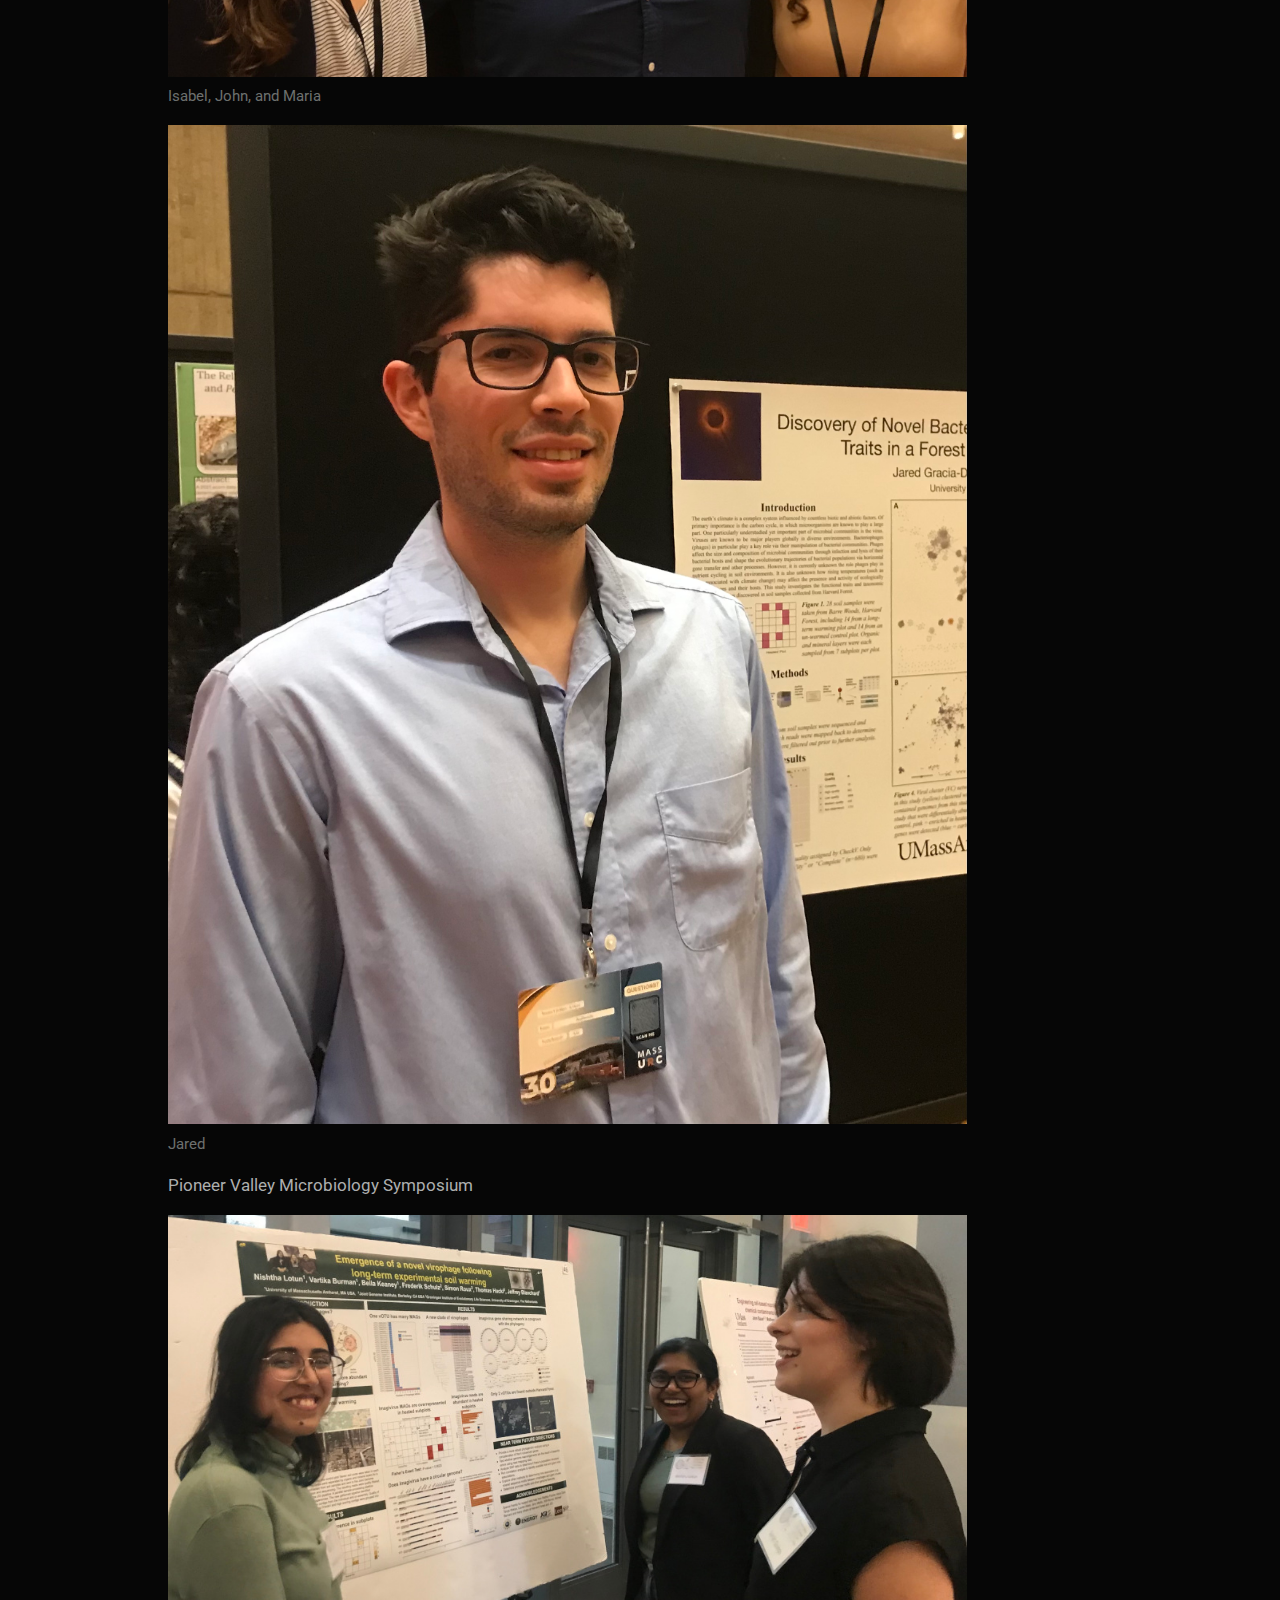
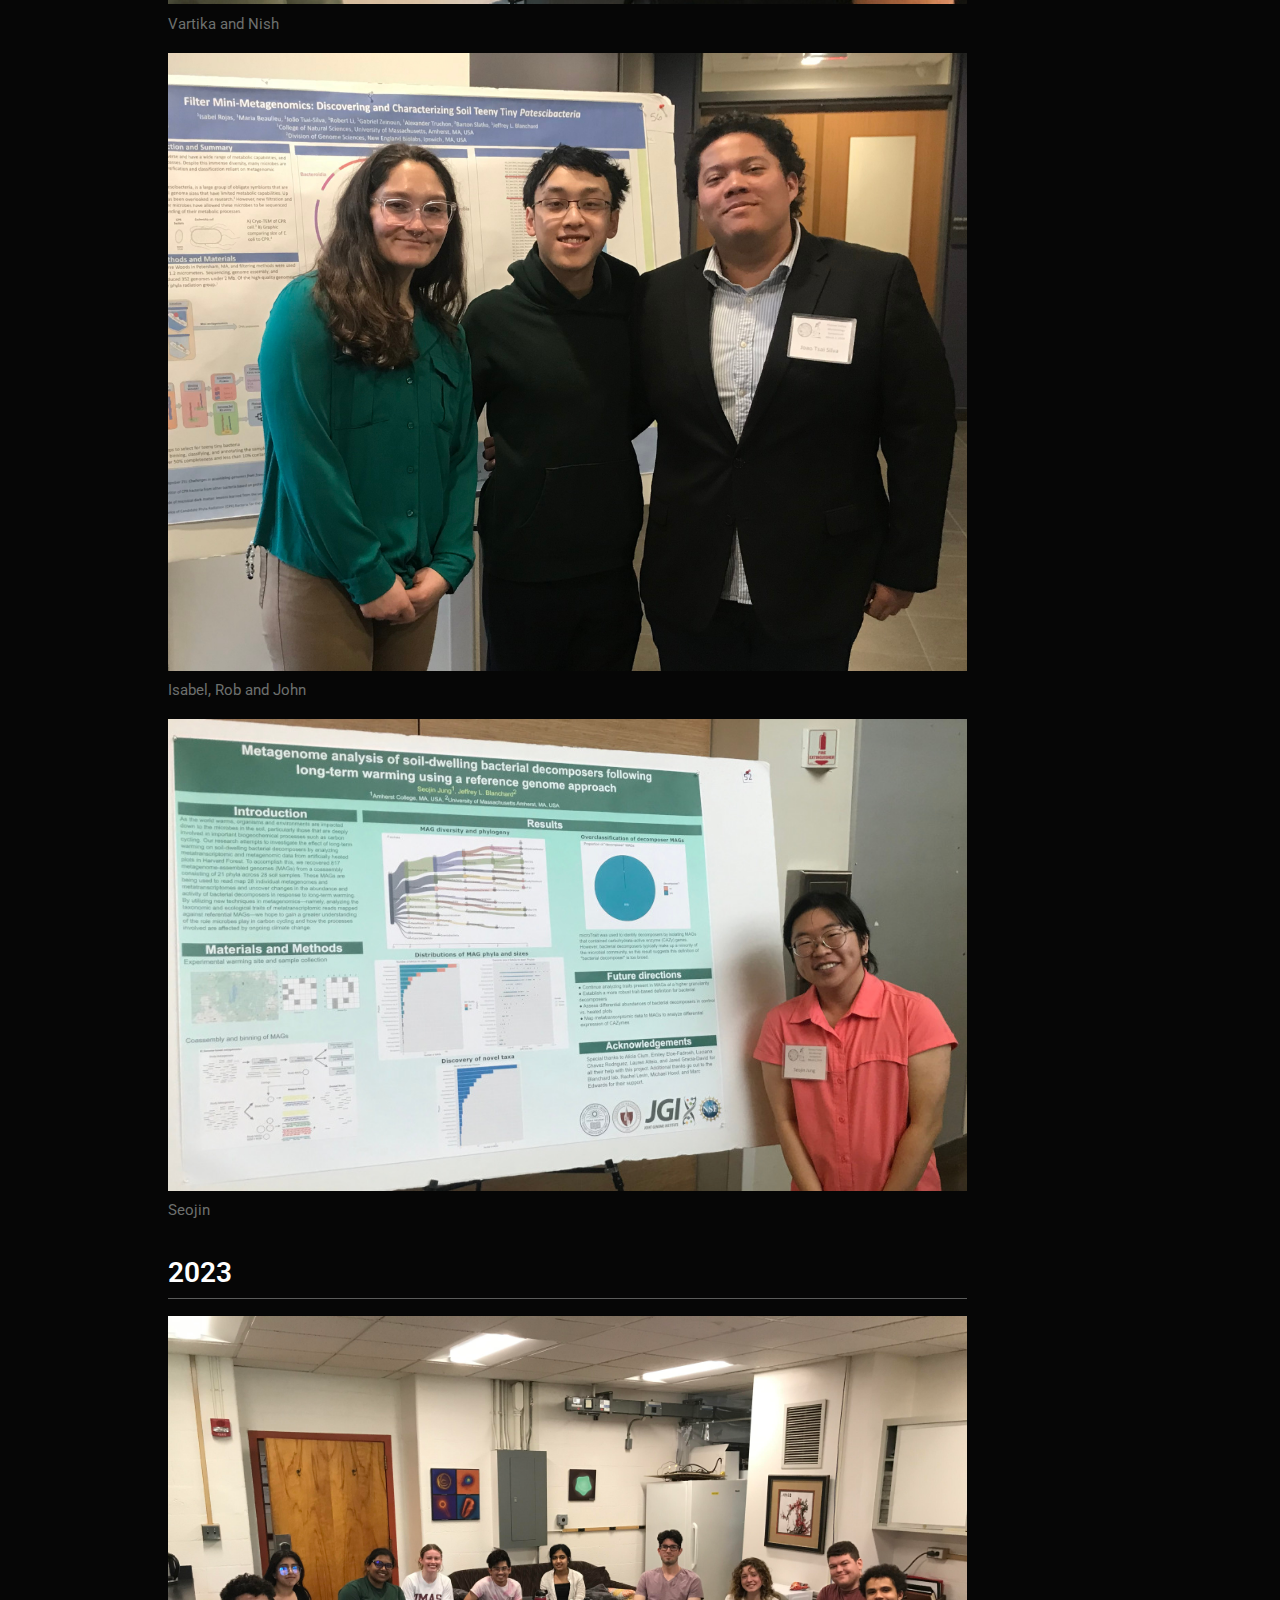
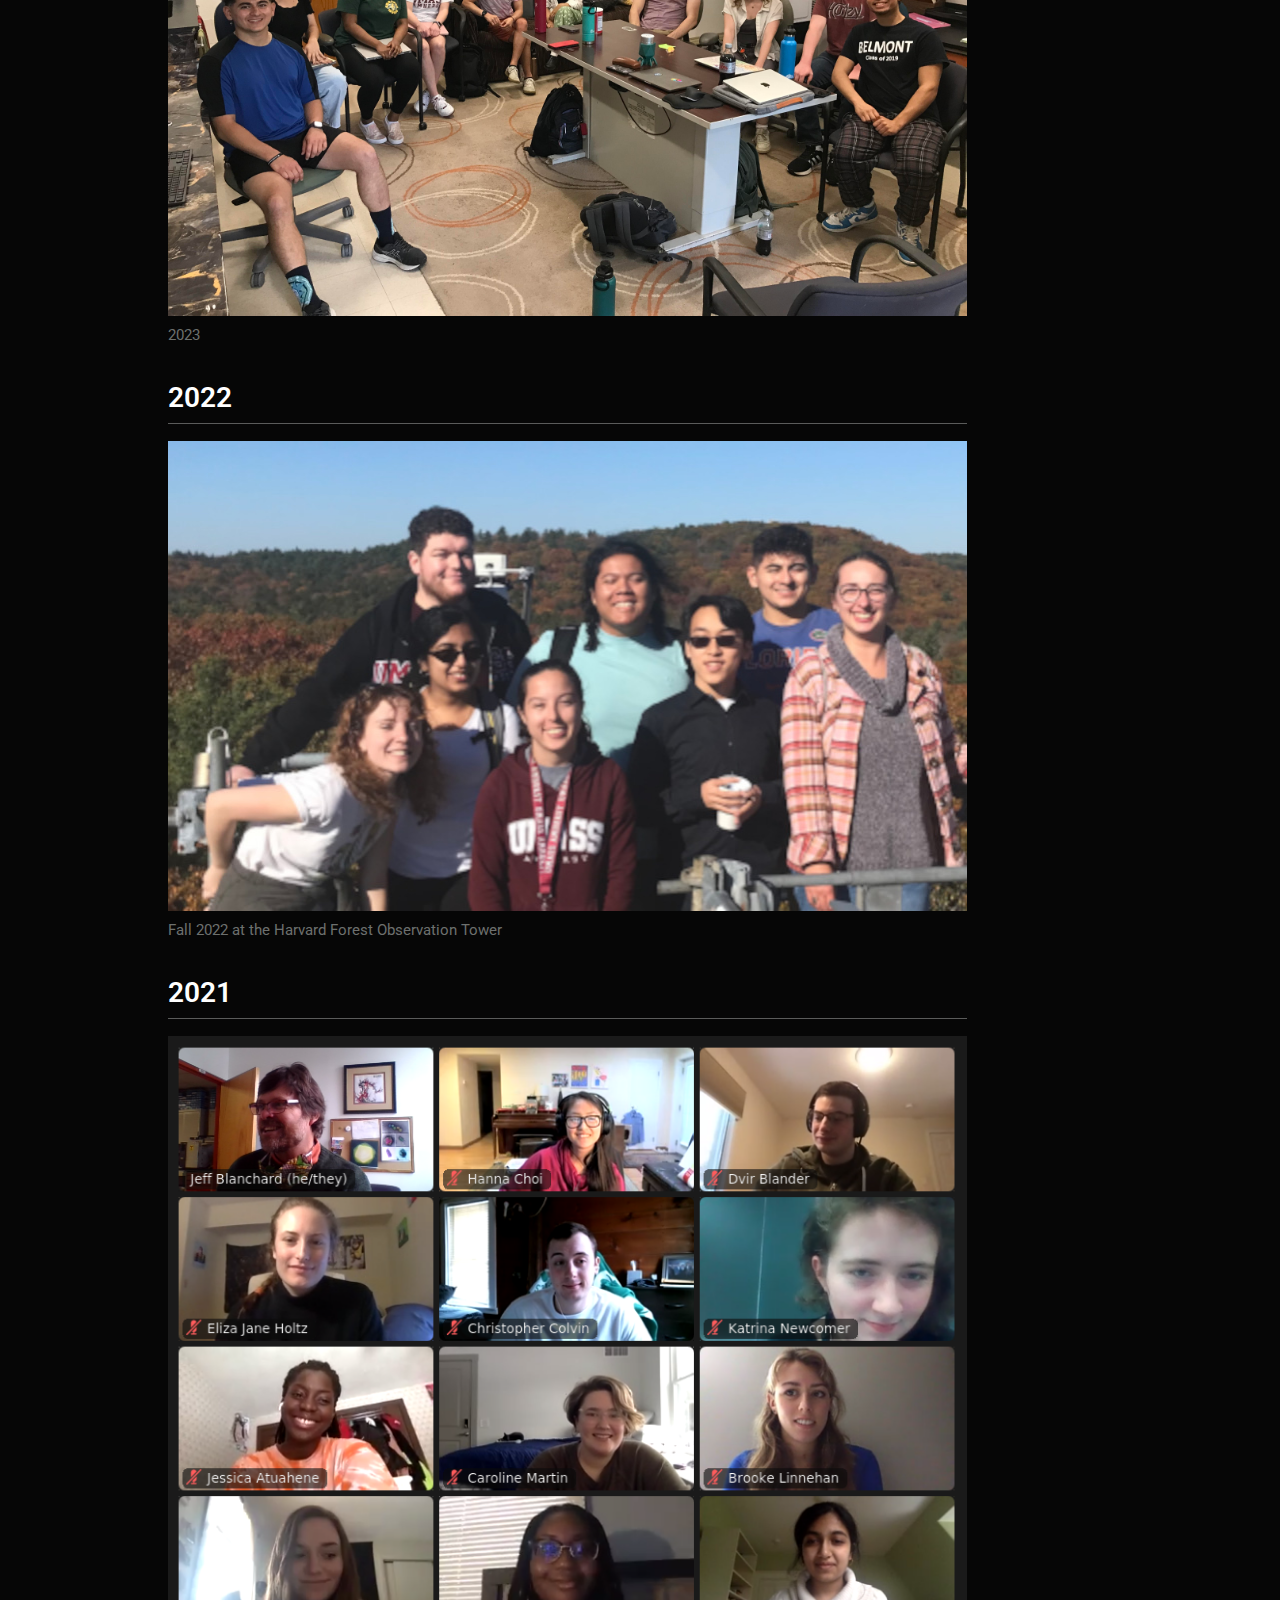
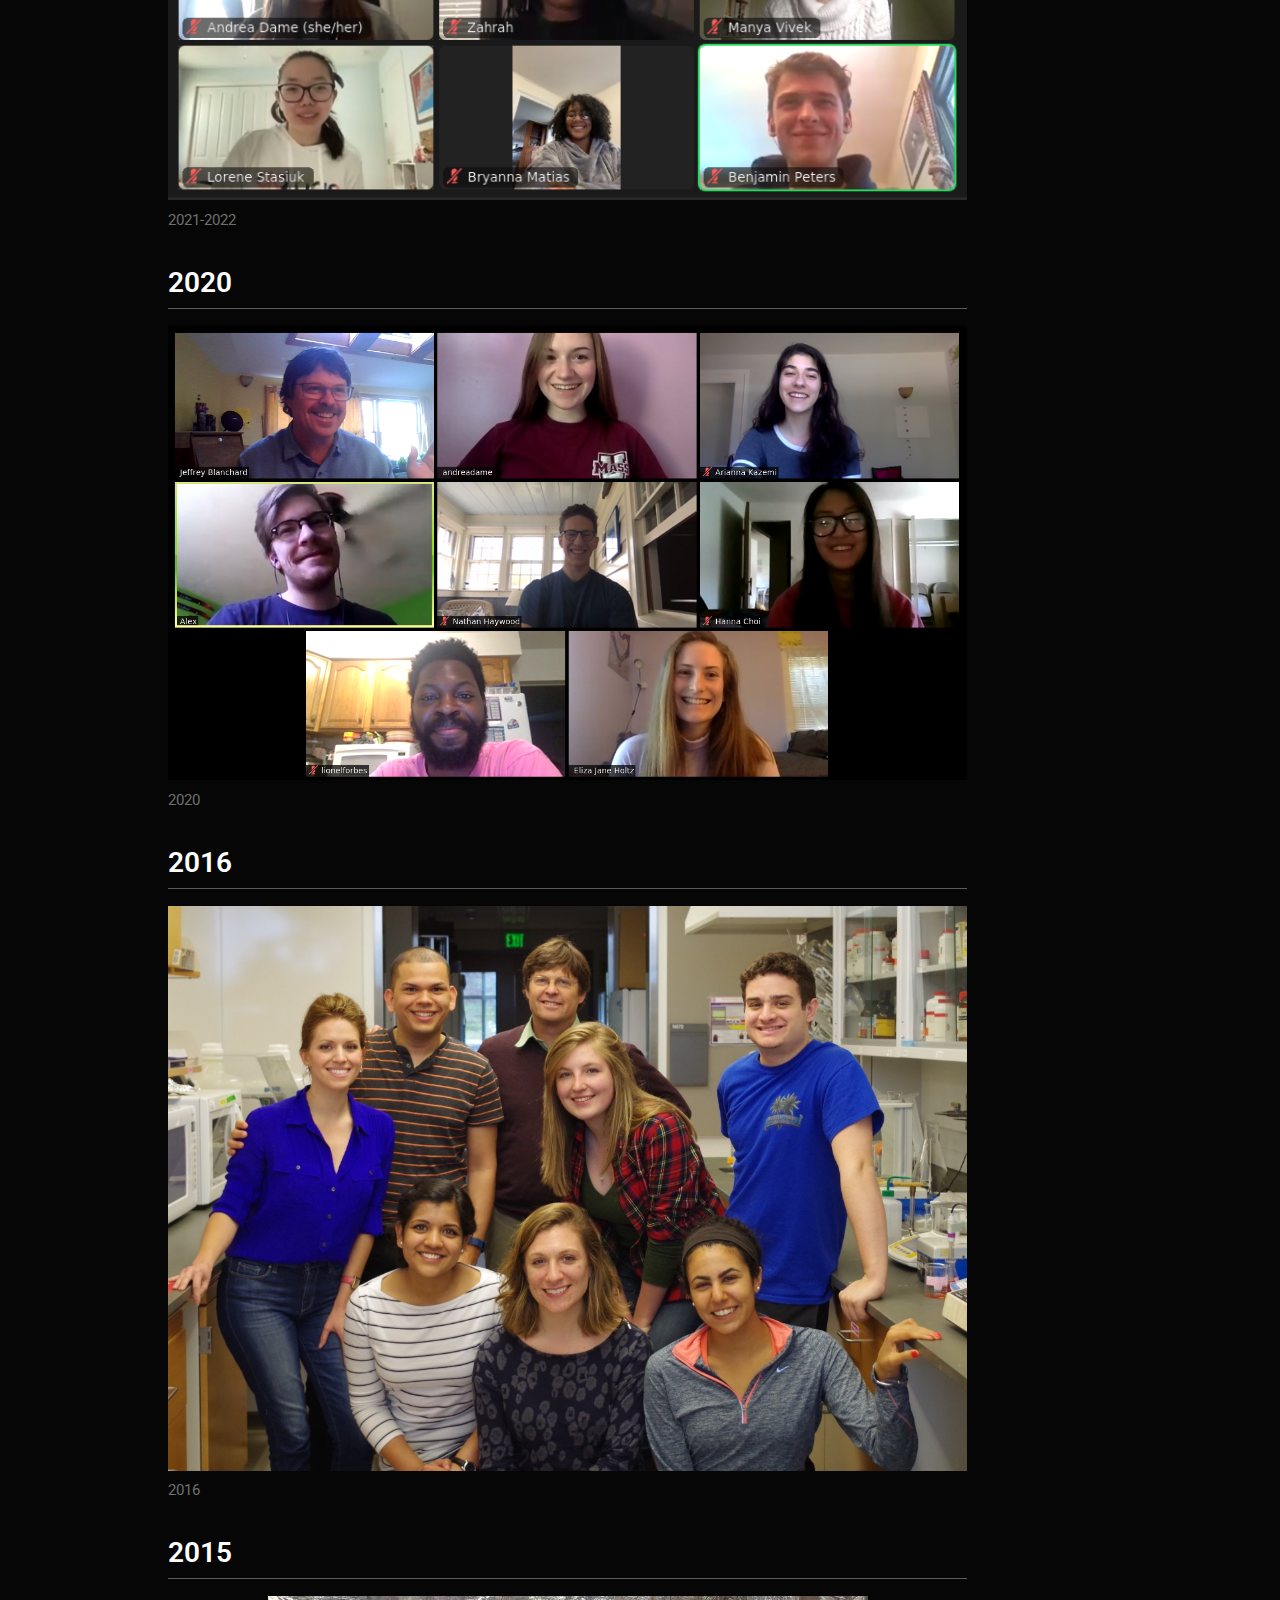
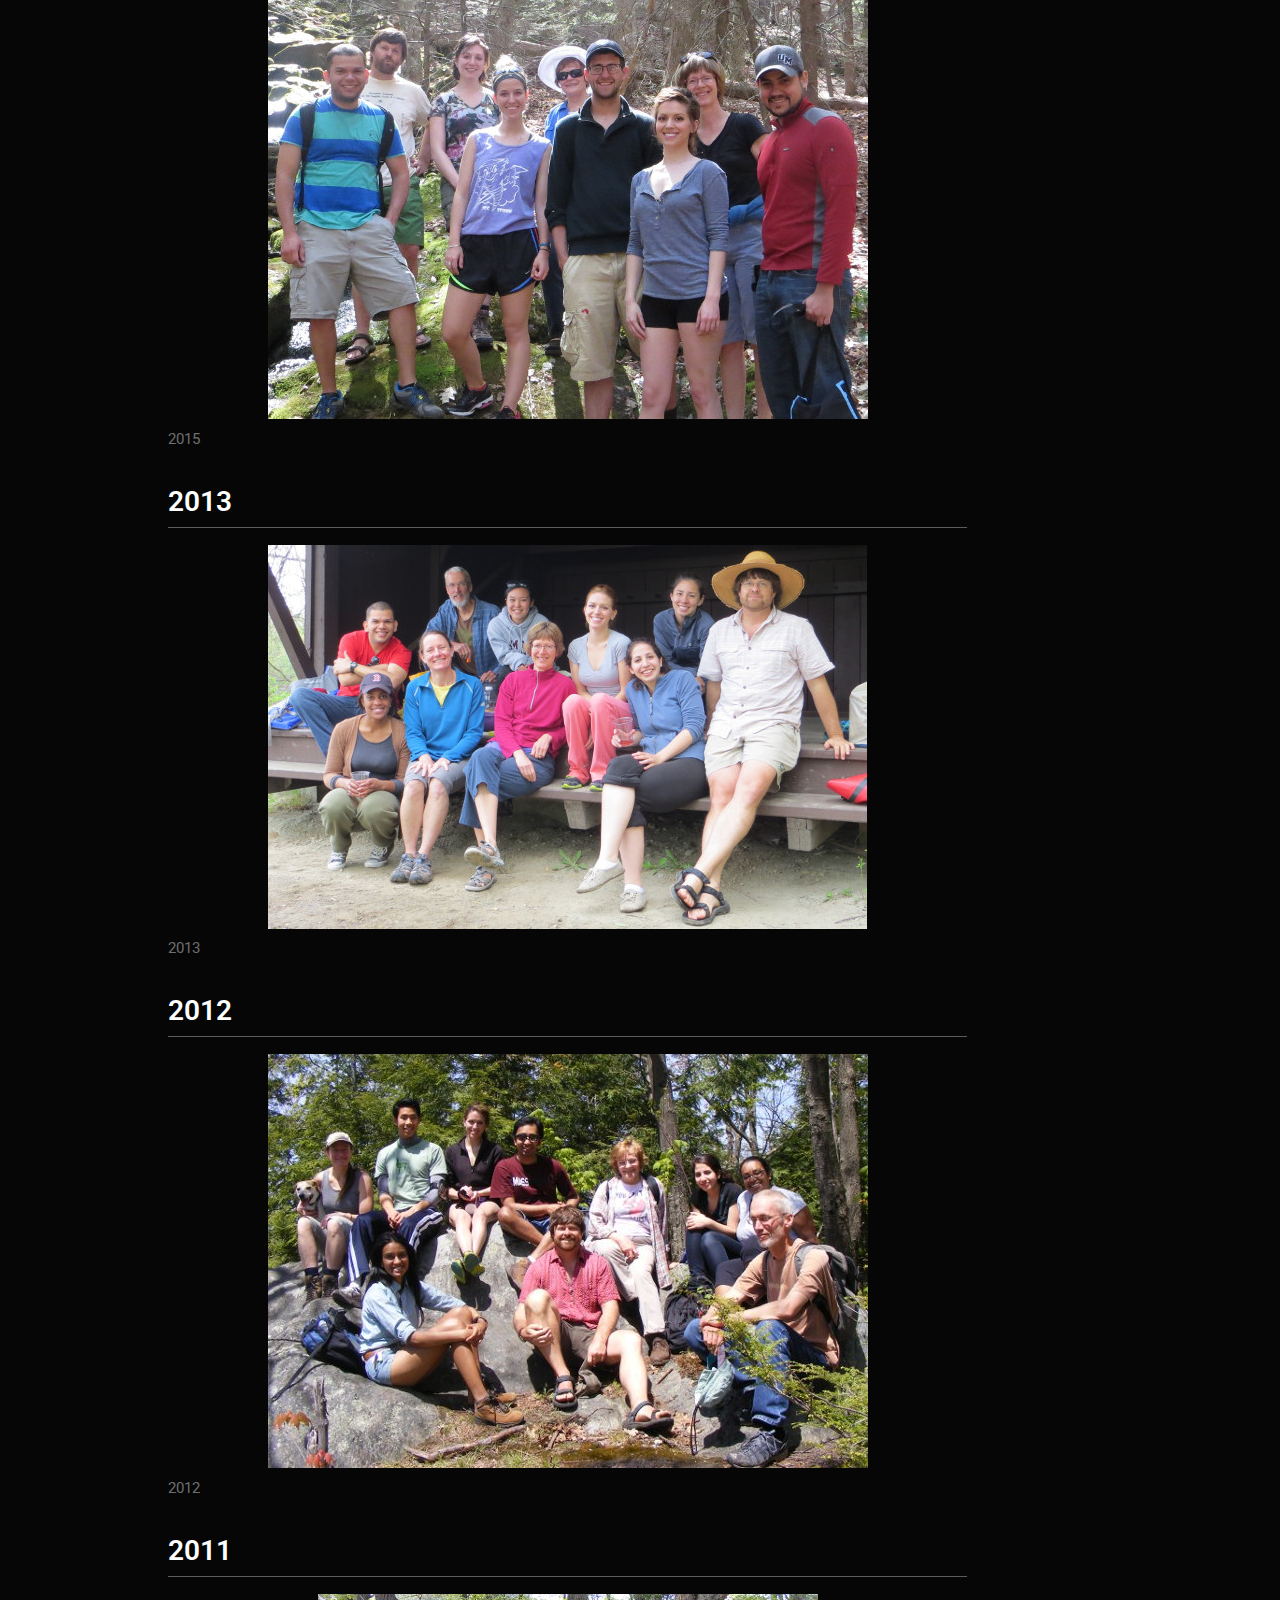
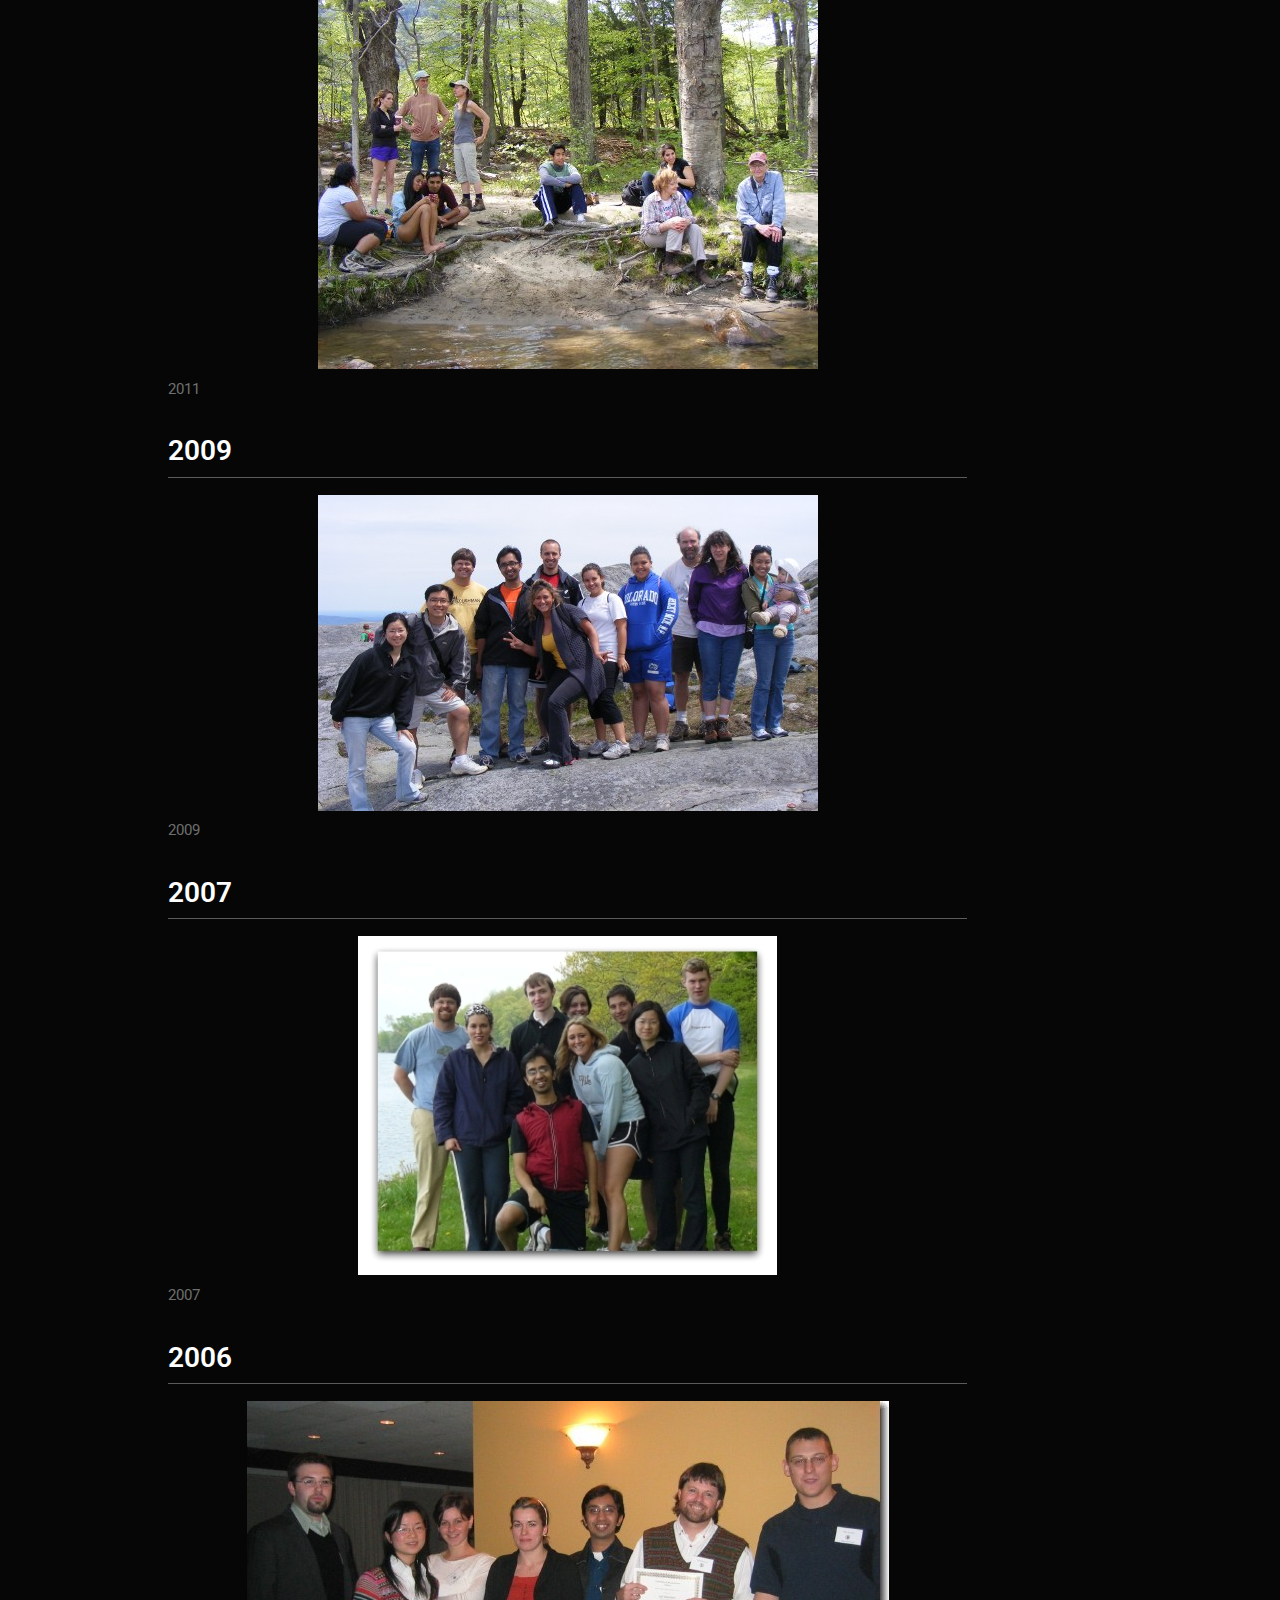
<file: docs/lab_photos.html>
<!DOCTYPE html>
<html xmlns="http://www.w3.org/1999/xhtml" lang="en" xml:lang="en"><head>

<meta charset="utf-8">
<meta name="generator" content="quarto-1.6.42">

<meta name="viewport" content="width=device-width, initial-scale=1.0, user-scalable=yes">


<title>Lab photos – OurMicrobiome</title>
<style>
code{white-space: pre-wrap;}
span.smallcaps{font-variant: small-caps;}
div.columns{display: flex; gap: min(4vw, 1.5em);}
div.column{flex: auto; overflow-x: auto;}
div.hanging-indent{margin-left: 1.5em; text-indent: -1.5em;}
ul.task-list{list-style: none;}
ul.task-list li input[type="checkbox"] {
  width: 0.8em;
  margin: 0 0.8em 0.2em -1em; /* quarto-specific, see https://github.com/quarto-dev/quarto-cli/issues/4556 */ 
  vertical-align: middle;
}
</style>


<script src="site_libs/quarto-nav/quarto-nav.js"></script>
<script src="site_libs/quarto-nav/headroom.min.js"></script>
<script src="site_libs/clipboard/clipboard.min.js"></script>
<script src="site_libs/quarto-search/autocomplete.umd.js"></script>
<script src="site_libs/quarto-search/fuse.min.js"></script>
<script src="site_libs/quarto-search/quarto-search.js"></script>
<meta name="quarto:offset" content="./">
<script src="site_libs/quarto-html/quarto.js"></script>
<script src="site_libs/quarto-html/popper.min.js"></script>
<script src="site_libs/quarto-html/tippy.umd.min.js"></script>
<script src="site_libs/quarto-html/anchor.min.js"></script>
<link href="site_libs/quarto-html/tippy.css" rel="stylesheet">
<link href="site_libs/quarto-html/quarto-syntax-highlighting-dark-b53751a350365c71b6c909e95f209ed1.css" rel="stylesheet" id="quarto-text-highlighting-styles">
<script src="site_libs/bootstrap/bootstrap.min.js"></script>
<link href="site_libs/bootstrap/bootstrap-icons.css" rel="stylesheet">
<link href="site_libs/bootstrap/bootstrap-920fe89e139547b77a4c36757d97f55e.min.css" rel="stylesheet" append-hash="true" id="quarto-bootstrap" data-mode="dark">
<script id="quarto-search-options" type="application/json">{
  "location": "navbar",
  "copy-button": false,
  "collapse-after": 3,
  "panel-placement": "end",
  "type": "overlay",
  "limit": 50,
  "keyboard-shortcut": [
    "f",
    "/",
    "s"
  ],
  "show-item-context": false,
  "language": {
    "search-no-results-text": "No results",
    "search-matching-documents-text": "matching documents",
    "search-copy-link-title": "Copy link to search",
    "search-hide-matches-text": "Hide additional matches",
    "search-more-match-text": "more match in this document",
    "search-more-matches-text": "more matches in this document",
    "search-clear-button-title": "Clear",
    "search-text-placeholder": "",
    "search-detached-cancel-button-title": "Cancel",
    "search-submit-button-title": "Submit",
    "search-label": "Search"
  }
}</script>


<link rel="stylesheet" href="styles.css">
</head>

<body class="nav-fixed">

<div id="quarto-search-results"></div>
  <header id="quarto-header" class="headroom fixed-top">
    <nav class="navbar navbar-expand-lg " data-bs-theme="dark">
      <div class="navbar-container container-fluid">
      <div class="navbar-brand-container mx-auto">
    <a class="navbar-brand" href="./index.html">
    <span class="navbar-title">OurMicrobiome</span>
    </a>
  </div>
            <div id="quarto-search" class="" title="Search"></div>
          <button class="navbar-toggler" type="button" data-bs-toggle="collapse" data-bs-target="#navbarCollapse" aria-controls="navbarCollapse" role="menu" aria-expanded="false" aria-label="Toggle navigation" onclick="if (window.quartoToggleHeadroom) { window.quartoToggleHeadroom(); }">
  <span class="navbar-toggler-icon"></span>
</button>
          <div class="collapse navbar-collapse" id="navbarCollapse">
            <ul class="navbar-nav navbar-nav-scroll me-auto">
  <li class="nav-item">
    <a class="nav-link" href="./index.html"> 
<span class="menu-text">Home</span></a>
  </li>  
  <li class="nav-item">
    <a class="nav-link" href="./OurResearch.html"> 
<span class="menu-text">Our Research</span></a>
  </li>  
  <li class="nav-item">
    <a class="nav-link" href="./people.html"> 
<span class="menu-text">People</span></a>
  </li>  
  <li class="nav-item">
    <a class="nav-link" href="./publications.html"> 
<span class="menu-text">Publications</span></a>
  </li>  
  <li class="nav-item">
    <a class="nav-link" href="./training.html"> 
<span class="menu-text">Training</span></a>
  </li>  
  <li class="nav-item">
    <a class="nav-link" href="./news.html"> 
<span class="menu-text">News</span></a>
  </li>  
  <li class="nav-item">
    <a class="nav-link" href="./contact.html"> 
<span class="menu-text">Contact</span></a>
  </li>  
</ul>
          </div> <!-- /navcollapse -->
            <div class="quarto-navbar-tools">
</div>
      </div> <!-- /container-fluid -->
    </nav>
</header>
<!-- content -->
<div id="quarto-content" class="quarto-container page-columns page-rows-contents page-layout-article page-navbar">
<!-- sidebar -->
<!-- margin-sidebar -->
    <div id="quarto-margin-sidebar" class="sidebar margin-sidebar">
        <nav id="TOC" role="doc-toc" class="toc-active">
    <h2 id="toc-title">On this page</h2>
   
  <ul>
  <li><a href="#section" id="toc-section" class="nav-link active" data-scroll-target="#section">2025</a></li>
  <li><a href="#section-1" id="toc-section-1" class="nav-link" data-scroll-target="#section-1">2024</a></li>
  <li><a href="#section-2" id="toc-section-2" class="nav-link" data-scroll-target="#section-2">2023</a></li>
  <li><a href="#section-3" id="toc-section-3" class="nav-link" data-scroll-target="#section-3">2022</a></li>
  <li><a href="#section-4" id="toc-section-4" class="nav-link" data-scroll-target="#section-4">2021</a></li>
  <li><a href="#section-5" id="toc-section-5" class="nav-link" data-scroll-target="#section-5">2020</a></li>
  <li><a href="#section-6" id="toc-section-6" class="nav-link" data-scroll-target="#section-6">2016</a></li>
  <li><a href="#section-7" id="toc-section-7" class="nav-link" data-scroll-target="#section-7">2015</a></li>
  <li><a href="#section-8" id="toc-section-8" class="nav-link" data-scroll-target="#section-8">2013</a></li>
  <li><a href="#section-9" id="toc-section-9" class="nav-link" data-scroll-target="#section-9">2012</a></li>
  <li><a href="#section-10" id="toc-section-10" class="nav-link" data-scroll-target="#section-10">2011</a></li>
  <li><a href="#section-11" id="toc-section-11" class="nav-link" data-scroll-target="#section-11">2009</a></li>
  <li><a href="#section-12" id="toc-section-12" class="nav-link" data-scroll-target="#section-12">2007</a></li>
  <li><a href="#section-13" id="toc-section-13" class="nav-link" data-scroll-target="#section-13">2006</a></li>
  <li><a href="#section-14" id="toc-section-14" class="nav-link" data-scroll-target="#section-14">2005</a></li>
  <li><a href="#section-15" id="toc-section-15" class="nav-link" data-scroll-target="#section-15">2004</a></li>
  </ul>
</nav>
    </div>
<!-- main -->
<main class="content" id="quarto-document-content">

<header id="title-block-header" class="quarto-title-block default">
<div class="quarto-title">
<h1 class="title">Lab photos</h1>
</div>



<div class="quarto-title-meta">

    
  
    
  </div>
  


</header>


<section id="section" class="level2">
<h2 class="anchored" data-anchor-id="section">2025</h2>
<p>Holiday Party</p>
<div class="quarto-figure quarto-figure-center">
<figure class="figure">
<p><img src="images/2025_lab_holiday2.jpeg" class="img-fluid figure-img"></p>
<figcaption>Emilie, Vartika, Jazlynn, Sonya, Amren</figcaption>
</figure>
</div>
<p>End of the Spring semester presentations at Orchard Hill</p>
<div class="quarto-figure quarto-figure-center">
<figure class="figure">
<p><img src="images/Lab_2025_Orchard_Hill2.jpg" class="img-fluid figure-img"></p>
<figcaption>Emilie, Nekeria, Jazlynn, Deeksha, Vartika, Sonya</figcaption>
</figure>
</div>
<p>Massachusetts Undergraduate Research Conference</p>
<div class="quarto-figure quarto-figure-center">
<figure class="figure">
<p><img src="images/Nekeria_Noor_Amren_URC.jpg" class="img-fluid figure-img"></p>
<figcaption>Noor, Amren, Nekeria</figcaption>
</figure>
</div>
<div class="quarto-figure quarto-figure-center">
<figure class="figure">
<p><img src="images/Amren_Noor_URC.jpg" class="img-fluid figure-img"></p>
<figcaption>Noor, Amren</figcaption>
</figure>
</div>
<div class="quarto-figure quarto-figure-center">
<figure class="figure">
<p><img src="images/Sophia_URC.jpg" class="img-fluid figure-img"></p>
<figcaption>Sophia</figcaption>
</figure>
</div>
<div class="quarto-figure quarto-figure-center">
<figure class="figure">
<p><img src="images/Jazlynn_Deeksha_URC.jpg" class="img-fluid figure-img"></p>
<figcaption>Jazlynn, Deeksha</figcaption>
</figure>
</div>
<div class="quarto-figure quarto-figure-center">
<figure class="figure">
<p><img src="images/Vartika_URC.jpg" class="img-fluid figure-img"></p>
<figcaption>Vartika</figcaption>
</figure>
</div>
<p>PROPEL Research Fellows UMassGives</p>
<div class="quarto-figure quarto-figure-center">
<figure class="figure">
<p><img src="images/2025_PROPEL_UMassGives_ThankYou.png" class="img-fluid figure-img"></p>
<figcaption>Sophia, Sophia, Noor, Amren, Nekeria</figcaption>
</figure>
</div>
<p>New England Biolab’s “Decoding the Biosphere: Advances in Environmental DNA and Metagenomics” Symposium</p>
<div class="quarto-figure quarto-figure-center">
<figure class="figure">
<p><img src="images/NEB_2025_symposium.jpg" class="img-fluid figure-img"></p>
<figcaption>Vartika, Nish, Deeksha, Sonya and Jeff</figcaption>
</figure>
</div>
</section>
<section id="section-1" class="level2">
<h2 class="anchored" data-anchor-id="section-1">2024</h2>
<p>Massachusetts Undergraduate Research Conference</p>
<div class="quarto-figure quarto-figure-center">
<figure class="figure">
<p><img src="images/URC_2024_Nish_Vartika.jpg" class="img-fluid figure-img"></p>
<figcaption>Vartika and Nish</figcaption>
</figure>
</div>
<div class="quarto-figure quarto-figure-center">
<figure class="figure">
<p><img src="images/URC_2024_Isabel_John_Maria.jpg" class="img-fluid figure-img"></p>
<figcaption>Isabel, John, and Maria</figcaption>
</figure>
</div>
<div class="quarto-figure quarto-figure-center">
<figure class="figure">
<p><img src="images/URC_2024_Jared.jpg" class="img-fluid figure-img"></p>
<figcaption>Jared</figcaption>
</figure>
</div>
<p>Pioneer Valley Microbiology Symposium</p>
<div class="quarto-figure quarto-figure-center">
<figure class="figure">
<p><img src="images/PVMS_2024_virophage.jpg" class="img-fluid figure-img"></p>
<figcaption>Vartika and Nish</figcaption>
</figure>
</div>
<div class="quarto-figure quarto-figure-center">
<figure class="figure">
<p><img src="images/PVMS_2024_teenyTiny1.jpg" class="img-fluid figure-img"></p>
<figcaption>Isabel, Rob and John</figcaption>
</figure>
</div>
<div class="quarto-figure quarto-figure-center">
<figure class="figure">
<p><img src="images/PVMS_2024_Seojin.jpg" class="img-fluid figure-img"></p>
<figcaption>Seojin</figcaption>
</figure>
</div>
</section>
<section id="section-2" class="level2">
<h2 class="anchored" data-anchor-id="section-2">2023</h2>
<div class="quarto-figure quarto-figure-center">
<figure class="figure">
<p><img src="images/labphoto2023.jpg" class="img-fluid figure-img"></p>
<figcaption>2023</figcaption>
</figure>
</div>
</section>
<section id="section-3" class="level2">
<h2 class="anchored" data-anchor-id="section-3">2022</h2>
<div class="quarto-figure quarto-figure-center">
<figure class="figure">
<p><img src="images/lab_photo_2022-23.jpg" class="img-fluid figure-img"></p>
<figcaption>Fall 2022 at the Harvard Forest Observation Tower</figcaption>
</figure>
</div>
</section>
<section id="section-4" class="level2">
<h2 class="anchored" data-anchor-id="section-4">2021</h2>
<div class="quarto-figure quarto-figure-center">
<figure class="figure">
<p><img src="images/lab_photo_2021-22.png" class="img-fluid figure-img"></p>
<figcaption>2021-2022</figcaption>
</figure>
</div>
</section>
<section id="section-5" class="level2">
<h2 class="anchored" data-anchor-id="section-5">2020</h2>
<div class="quarto-figure quarto-figure-center">
<figure class="figure">
<p><img src="images/2020_Lab_Group.png" class="img-fluid figure-img"></p>
<figcaption>2020</figcaption>
</figure>
</div>
</section>
<section id="section-6" class="level2">
<h2 class="anchored" data-anchor-id="section-6">2016</h2>
<div class="quarto-figure quarto-figure-center">
<figure class="figure">
<p><img src="images/Lab_2016_v2.jpg" class="img-fluid figure-img"></p>
<figcaption>2016</figcaption>
</figure>
</div>
</section>
<section id="section-7" class="level2">
<h2 class="anchored" data-anchor-id="section-7">2015</h2>
<div class="quarto-figure quarto-figure-center">
<figure class="figure">
<p><img src="images/lab_photo_2015.jpg" class="img-fluid figure-img"></p>
<figcaption>2015</figcaption>
</figure>
</div>
</section>
<section id="section-8" class="level2">
<h2 class="anchored" data-anchor-id="section-8">2013</h2>
<div class="quarto-figure quarto-figure-center">
<figure class="figure">
<p><img src="images/lab_photo_2013.jpg" class="img-fluid figure-img"></p>
<figcaption>2013</figcaption>
</figure>
</div>
</section>
<section id="section-9" class="level2">
<h2 class="anchored" data-anchor-id="section-9">2012</h2>
<div class="quarto-figure quarto-figure-center">
<figure class="figure">
<p><img src="images/lab_photo_mtn_2012.jpg" class="img-fluid figure-img"></p>
<figcaption>2012</figcaption>
</figure>
</div>
</section>
<section id="section-10" class="level2">
<h2 class="anchored" data-anchor-id="section-10">2011</h2>
<div class="quarto-figure quarto-figure-center">
<figure class="figure">
<p><img src="images/lab_photo_river_2012.jpg" class="img-fluid figure-img"></p>
<figcaption>2011</figcaption>
</figure>
</div>
</section>
<section id="section-11" class="level2">
<h2 class="anchored" data-anchor-id="section-11">2009</h2>
<div class="quarto-figure quarto-figure-center">
<figure class="figure">
<p><img src="images/lab_2009.jpg" class="img-fluid figure-img"></p>
<figcaption>2009</figcaption>
</figure>
</div>
</section>
<section id="section-12" class="level2">
<h2 class="anchored" data-anchor-id="section-12">2007</h2>
<div class="quarto-figure quarto-figure-center">
<figure class="figure">
<p><img src="images/lab_2007.jpg" class="img-fluid figure-img"></p>
<figcaption>2007</figcaption>
</figure>
</div>
</section>
<section id="section-13" class="level2">
<h2 class="anchored" data-anchor-id="section-13">2006</h2>
<div class="quarto-figure quarto-figure-center">
<figure class="figure">
<p><img src="images/lab_2006.jpg" class="img-fluid figure-img"></p>
<figcaption>2006</figcaption>
</figure>
</div>
</section>
<section id="section-14" class="level2">
<h2 class="anchored" data-anchor-id="section-14">2005</h2>
<div class="quarto-figure quarto-figure-center">
<figure class="figure">
<p><img src="images/lab_2005.jpg" class="img-fluid figure-img"></p>
<figcaption>2005</figcaption>
</figure>
</div>
</section>
<section id="section-15" class="level2">
<h2 class="anchored" data-anchor-id="section-15">2004</h2>
<div class="quarto-figure quarto-figure-center">
<figure class="figure">
<p><img src="images/lab_2004.jpg" class="img-fluid figure-img"></p>
<figcaption>2004</figcaption>
</figure>
</div>


</section>

</main> <!-- /main -->
<script id="quarto-html-after-body" type="application/javascript">
window.document.addEventListener("DOMContentLoaded", function (event) {
  const toggleBodyColorMode = (bsSheetEl) => {
    const mode = bsSheetEl.getAttribute("data-mode");
    const bodyEl = window.document.querySelector("body");
    if (mode === "dark") {
      bodyEl.classList.add("quarto-dark");
      bodyEl.classList.remove("quarto-light");
    } else {
      bodyEl.classList.add("quarto-light");
      bodyEl.classList.remove("quarto-dark");
    }
  }
  const toggleBodyColorPrimary = () => {
    const bsSheetEl = window.document.querySelector("link#quarto-bootstrap");
    if (bsSheetEl) {
      toggleBodyColorMode(bsSheetEl);
    }
  }
  toggleBodyColorPrimary();  
  const icon = "";
  const anchorJS = new window.AnchorJS();
  anchorJS.options = {
    placement: 'right',
    icon: icon
  };
  anchorJS.add('.anchored');
  const isCodeAnnotation = (el) => {
    for (const clz of el.classList) {
      if (clz.startsWith('code-annotation-')) {                     
        return true;
      }
    }
    return false;
  }
  const onCopySuccess = function(e) {
    // button target
    const button = e.trigger;
    // don't keep focus
    button.blur();
    // flash "checked"
    button.classList.add('code-copy-button-checked');
    var currentTitle = button.getAttribute("title");
    button.setAttribute("title", "Copied!");
    let tooltip;
    if (window.bootstrap) {
      button.setAttribute("data-bs-toggle", "tooltip");
      button.setAttribute("data-bs-placement", "left");
      button.setAttribute("data-bs-title", "Copied!");
      tooltip = new bootstrap.Tooltip(button, 
        { trigger: "manual", 
          customClass: "code-copy-button-tooltip",
          offset: [0, -8]});
      tooltip.show();    
    }
    setTimeout(function() {
      if (tooltip) {
        tooltip.hide();
        button.removeAttribute("data-bs-title");
        button.removeAttribute("data-bs-toggle");
        button.removeAttribute("data-bs-placement");
      }
      button.setAttribute("title", currentTitle);
      button.classList.remove('code-copy-button-checked');
    }, 1000);
    // clear code selection
    e.clearSelection();
  }
  const getTextToCopy = function(trigger) {
      const codeEl = trigger.previousElementSibling.cloneNode(true);
      for (const childEl of codeEl.children) {
        if (isCodeAnnotation(childEl)) {
          childEl.remove();
        }
      }
      return codeEl.innerText;
  }
  const clipboard = new window.ClipboardJS('.code-copy-button:not([data-in-quarto-modal])', {
    text: getTextToCopy
  });
  clipboard.on('success', onCopySuccess);
  if (window.document.getElementById('quarto-embedded-source-code-modal')) {
    const clipboardModal = new window.ClipboardJS('.code-copy-button[data-in-quarto-modal]', {
      text: getTextToCopy,
      container: window.document.getElementById('quarto-embedded-source-code-modal')
    });
    clipboardModal.on('success', onCopySuccess);
  }
    var localhostRegex = new RegExp(/^(?:http|https):\/\/localhost\:?[0-9]*\//);
    var mailtoRegex = new RegExp(/^mailto:/);
      var filterRegex = new RegExp('/' + window.location.host + '/');
    var isInternal = (href) => {
        return filterRegex.test(href) || localhostRegex.test(href) || mailtoRegex.test(href);
    }
    // Inspect non-navigation links and adorn them if external
 	var links = window.document.querySelectorAll('a[href]:not(.nav-link):not(.navbar-brand):not(.toc-action):not(.sidebar-link):not(.sidebar-item-toggle):not(.pagination-link):not(.no-external):not([aria-hidden]):not(.dropdown-item):not(.quarto-navigation-tool):not(.about-link)');
    for (var i=0; i<links.length; i++) {
      const link = links[i];
      if (!isInternal(link.href)) {
        // undo the damage that might have been done by quarto-nav.js in the case of
        // links that we want to consider external
        if (link.dataset.originalHref !== undefined) {
          link.href = link.dataset.originalHref;
        }
      }
    }
  function tippyHover(el, contentFn, onTriggerFn, onUntriggerFn) {
    const config = {
      allowHTML: true,
      maxWidth: 500,
      delay: 100,
      arrow: false,
      appendTo: function(el) {
          return el.parentElement;
      },
      interactive: true,
      interactiveBorder: 10,
      theme: 'quarto',
      placement: 'bottom-start',
    };
    if (contentFn) {
      config.content = contentFn;
    }
    if (onTriggerFn) {
      config.onTrigger = onTriggerFn;
    }
    if (onUntriggerFn) {
      config.onUntrigger = onUntriggerFn;
    }
    window.tippy(el, config); 
  }
  const noterefs = window.document.querySelectorAll('a[role="doc-noteref"]');
  for (var i=0; i<noterefs.length; i++) {
    const ref = noterefs[i];
    tippyHover(ref, function() {
      // use id or data attribute instead here
      let href = ref.getAttribute('data-footnote-href') || ref.getAttribute('href');
      try { href = new URL(href).hash; } catch {}
      const id = href.replace(/^#\/?/, "");
      const note = window.document.getElementById(id);
      if (note) {
        return note.innerHTML;
      } else {
        return "";
      }
    });
  }
  const xrefs = window.document.querySelectorAll('a.quarto-xref');
  const processXRef = (id, note) => {
    // Strip column container classes
    const stripColumnClz = (el) => {
      el.classList.remove("page-full", "page-columns");
      if (el.children) {
        for (const child of el.children) {
          stripColumnClz(child);
        }
      }
    }
    stripColumnClz(note)
    if (id === null || id.startsWith('sec-')) {
      // Special case sections, only their first couple elements
      const container = document.createElement("div");
      if (note.children && note.children.length > 2) {
        container.appendChild(note.children[0].cloneNode(true));
        for (let i = 1; i < note.children.length; i++) {
          const child = note.children[i];
          if (child.tagName === "P" && child.innerText === "") {
            continue;
          } else {
            container.appendChild(child.cloneNode(true));
            break;
          }
        }
        if (window.Quarto?.typesetMath) {
          window.Quarto.typesetMath(container);
        }
        return container.innerHTML
      } else {
        if (window.Quarto?.typesetMath) {
          window.Quarto.typesetMath(note);
        }
        return note.innerHTML;
      }
    } else {
      // Remove any anchor links if they are present
      const anchorLink = note.querySelector('a.anchorjs-link');
      if (anchorLink) {
        anchorLink.remove();
      }
      if (window.Quarto?.typesetMath) {
        window.Quarto.typesetMath(note);
      }
      if (note.classList.contains("callout")) {
        return note.outerHTML;
      } else {
        return note.innerHTML;
      }
    }
  }
  for (var i=0; i<xrefs.length; i++) {
    const xref = xrefs[i];
    tippyHover(xref, undefined, function(instance) {
      instance.disable();
      let url = xref.getAttribute('href');
      let hash = undefined; 
      if (url.startsWith('#')) {
        hash = url;
      } else {
        try { hash = new URL(url).hash; } catch {}
      }
      if (hash) {
        const id = hash.replace(/^#\/?/, "");
        const note = window.document.getElementById(id);
        if (note !== null) {
          try {
            const html = processXRef(id, note.cloneNode(true));
            instance.setContent(html);
          } finally {
            instance.enable();
            instance.show();
          }
        } else {
          // See if we can fetch this
          fetch(url.split('#')[0])
          .then(res => res.text())
          .then(html => {
            const parser = new DOMParser();
            const htmlDoc = parser.parseFromString(html, "text/html");
            const note = htmlDoc.getElementById(id);
            if (note !== null) {
              const html = processXRef(id, note);
              instance.setContent(html);
            } 
          }).finally(() => {
            instance.enable();
            instance.show();
          });
        }
      } else {
        // See if we can fetch a full url (with no hash to target)
        // This is a special case and we should probably do some content thinning / targeting
        fetch(url)
        .then(res => res.text())
        .then(html => {
          const parser = new DOMParser();
          const htmlDoc = parser.parseFromString(html, "text/html");
          const note = htmlDoc.querySelector('main.content');
          if (note !== null) {
            // This should only happen for chapter cross references
            // (since there is no id in the URL)
            // remove the first header
            if (note.children.length > 0 && note.children[0].tagName === "HEADER") {
              note.children[0].remove();
            }
            const html = processXRef(null, note);
            instance.setContent(html);
          } 
        }).finally(() => {
          instance.enable();
          instance.show();
        });
      }
    }, function(instance) {
    });
  }
      let selectedAnnoteEl;
      const selectorForAnnotation = ( cell, annotation) => {
        let cellAttr = 'data-code-cell="' + cell + '"';
        let lineAttr = 'data-code-annotation="' +  annotation + '"';
        const selector = 'span[' + cellAttr + '][' + lineAttr + ']';
        return selector;
      }
      const selectCodeLines = (annoteEl) => {
        const doc = window.document;
        const targetCell = annoteEl.getAttribute("data-target-cell");
        const targetAnnotation = annoteEl.getAttribute("data-target-annotation");
        const annoteSpan = window.document.querySelector(selectorForAnnotation(targetCell, targetAnnotation));
        const lines = annoteSpan.getAttribute("data-code-lines").split(",");
        const lineIds = lines.map((line) => {
          return targetCell + "-" + line;
        })
        let top = null;
        let height = null;
        let parent = null;
        if (lineIds.length > 0) {
            //compute the position of the single el (top and bottom and make a div)
            const el = window.document.getElementById(lineIds[0]);
            top = el.offsetTop;
            height = el.offsetHeight;
            parent = el.parentElement.parentElement;
          if (lineIds.length > 1) {
            const lastEl = window.document.getElementById(lineIds[lineIds.length - 1]);
            const bottom = lastEl.offsetTop + lastEl.offsetHeight;
            height = bottom - top;
          }
          if (top !== null && height !== null && parent !== null) {
            // cook up a div (if necessary) and position it 
            let div = window.document.getElementById("code-annotation-line-highlight");
            if (div === null) {
              div = window.document.createElement("div");
              div.setAttribute("id", "code-annotation-line-highlight");
              div.style.position = 'absolute';
              parent.appendChild(div);
            }
            div.style.top = top - 2 + "px";
            div.style.height = height + 4 + "px";
            div.style.left = 0;
            let gutterDiv = window.document.getElementById("code-annotation-line-highlight-gutter");
            if (gutterDiv === null) {
              gutterDiv = window.document.createElement("div");
              gutterDiv.setAttribute("id", "code-annotation-line-highlight-gutter");
              gutterDiv.style.position = 'absolute';
              const codeCell = window.document.getElementById(targetCell);
              const gutter = codeCell.querySelector('.code-annotation-gutter');
              gutter.appendChild(gutterDiv);
            }
            gutterDiv.style.top = top - 2 + "px";
            gutterDiv.style.height = height + 4 + "px";
          }
          selectedAnnoteEl = annoteEl;
        }
      };
      const unselectCodeLines = () => {
        const elementsIds = ["code-annotation-line-highlight", "code-annotation-line-highlight-gutter"];
        elementsIds.forEach((elId) => {
          const div = window.document.getElementById(elId);
          if (div) {
            div.remove();
          }
        });
        selectedAnnoteEl = undefined;
      };
        // Handle positioning of the toggle
    window.addEventListener(
      "resize",
      throttle(() => {
        elRect = undefined;
        if (selectedAnnoteEl) {
          selectCodeLines(selectedAnnoteEl);
        }
      }, 10)
    );
    function throttle(fn, ms) {
    let throttle = false;
    let timer;
      return (...args) => {
        if(!throttle) { // first call gets through
            fn.apply(this, args);
            throttle = true;
        } else { // all the others get throttled
            if(timer) clearTimeout(timer); // cancel #2
            timer = setTimeout(() => {
              fn.apply(this, args);
              timer = throttle = false;
            }, ms);
        }
      };
    }
      // Attach click handler to the DT
      const annoteDls = window.document.querySelectorAll('dt[data-target-cell]');
      for (const annoteDlNode of annoteDls) {
        annoteDlNode.addEventListener('click', (event) => {
          const clickedEl = event.target;
          if (clickedEl !== selectedAnnoteEl) {
            unselectCodeLines();
            const activeEl = window.document.querySelector('dt[data-target-cell].code-annotation-active');
            if (activeEl) {
              activeEl.classList.remove('code-annotation-active');
            }
            selectCodeLines(clickedEl);
            clickedEl.classList.add('code-annotation-active');
          } else {
            // Unselect the line
            unselectCodeLines();
            clickedEl.classList.remove('code-annotation-active');
          }
        });
      }
  const findCites = (el) => {
    const parentEl = el.parentElement;
    if (parentEl) {
      const cites = parentEl.dataset.cites;
      if (cites) {
        return {
          el,
          cites: cites.split(' ')
        };
      } else {
        return findCites(el.parentElement)
      }
    } else {
      return undefined;
    }
  };
  var bibliorefs = window.document.querySelectorAll('a[role="doc-biblioref"]');
  for (var i=0; i<bibliorefs.length; i++) {
    const ref = bibliorefs[i];
    const citeInfo = findCites(ref);
    if (citeInfo) {
      tippyHover(citeInfo.el, function() {
        var popup = window.document.createElement('div');
        citeInfo.cites.forEach(function(cite) {
          var citeDiv = window.document.createElement('div');
          citeDiv.classList.add('hanging-indent');
          citeDiv.classList.add('csl-entry');
          var biblioDiv = window.document.getElementById('ref-' + cite);
          if (biblioDiv) {
            citeDiv.innerHTML = biblioDiv.innerHTML;
          }
          popup.appendChild(citeDiv);
        });
        return popup.innerHTML;
      });
    }
  }
});
</script>
</div> <!-- /content -->




</body></html>
</file>
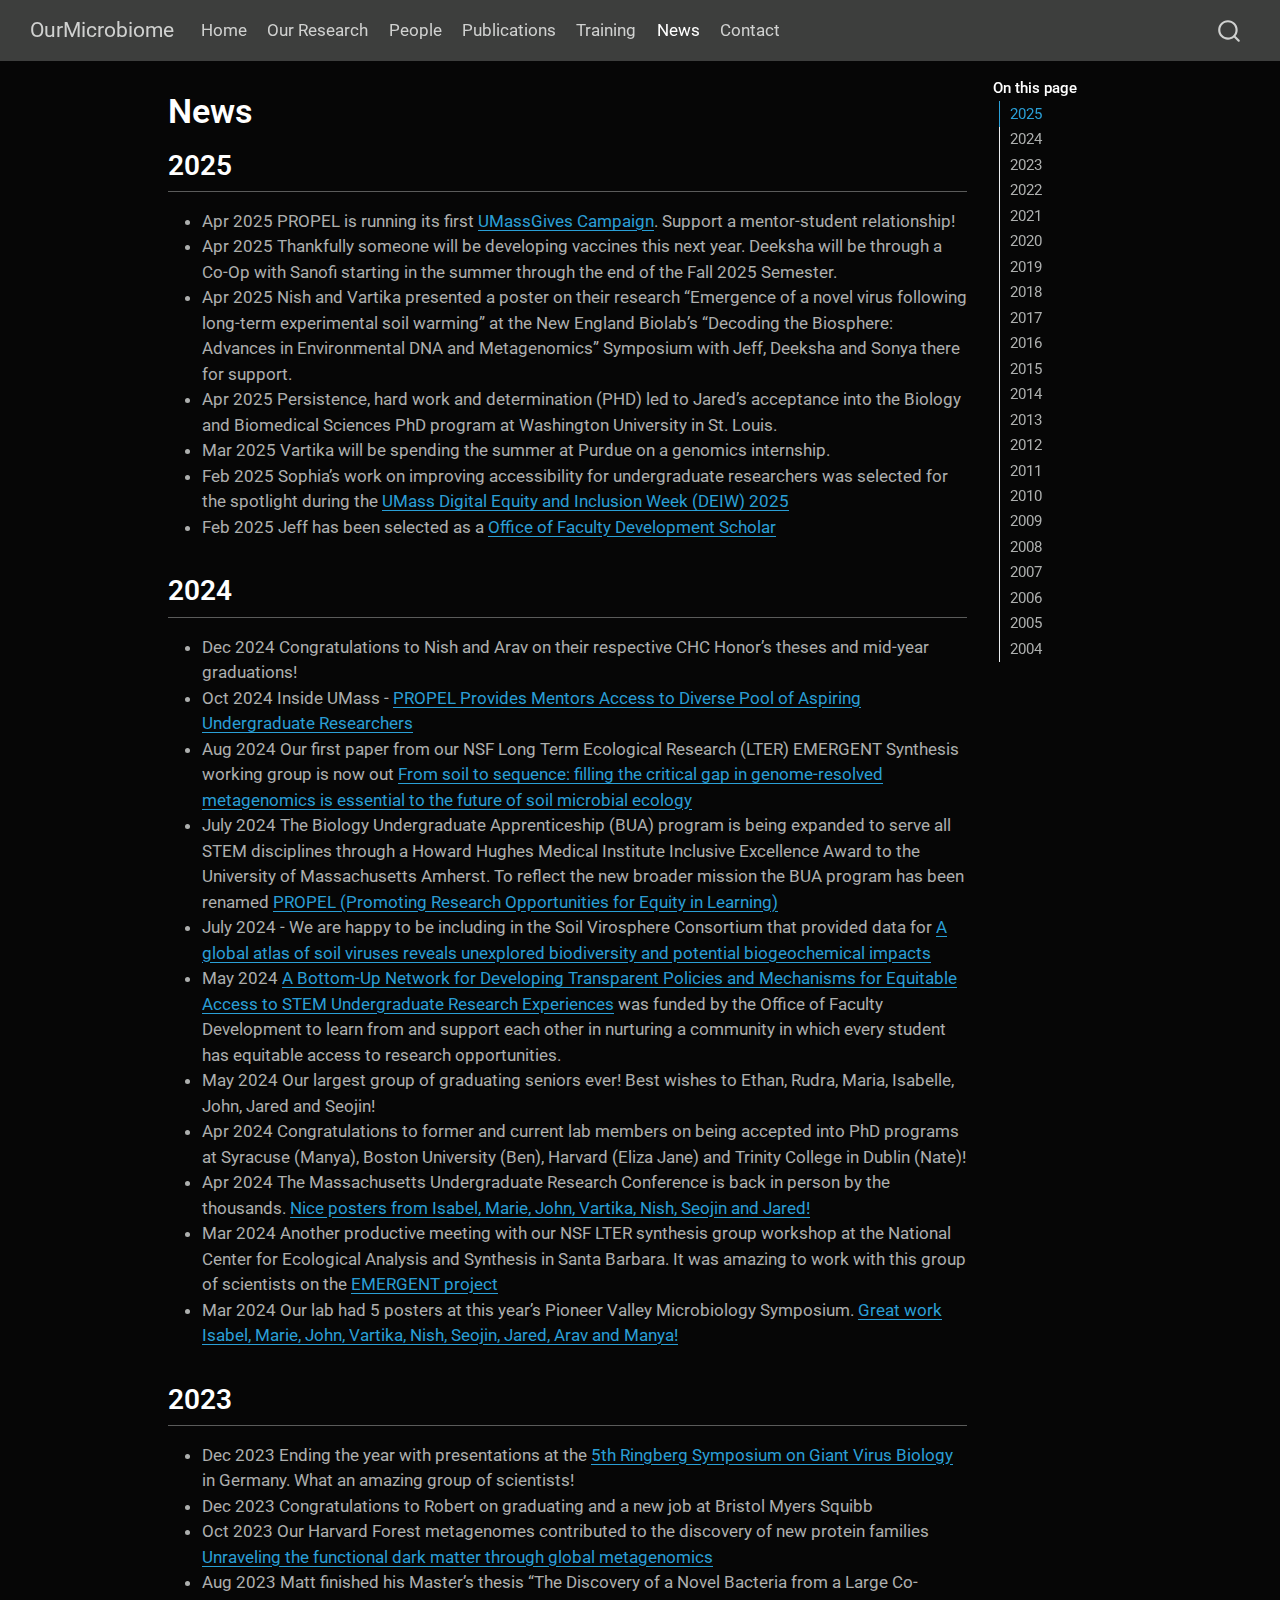
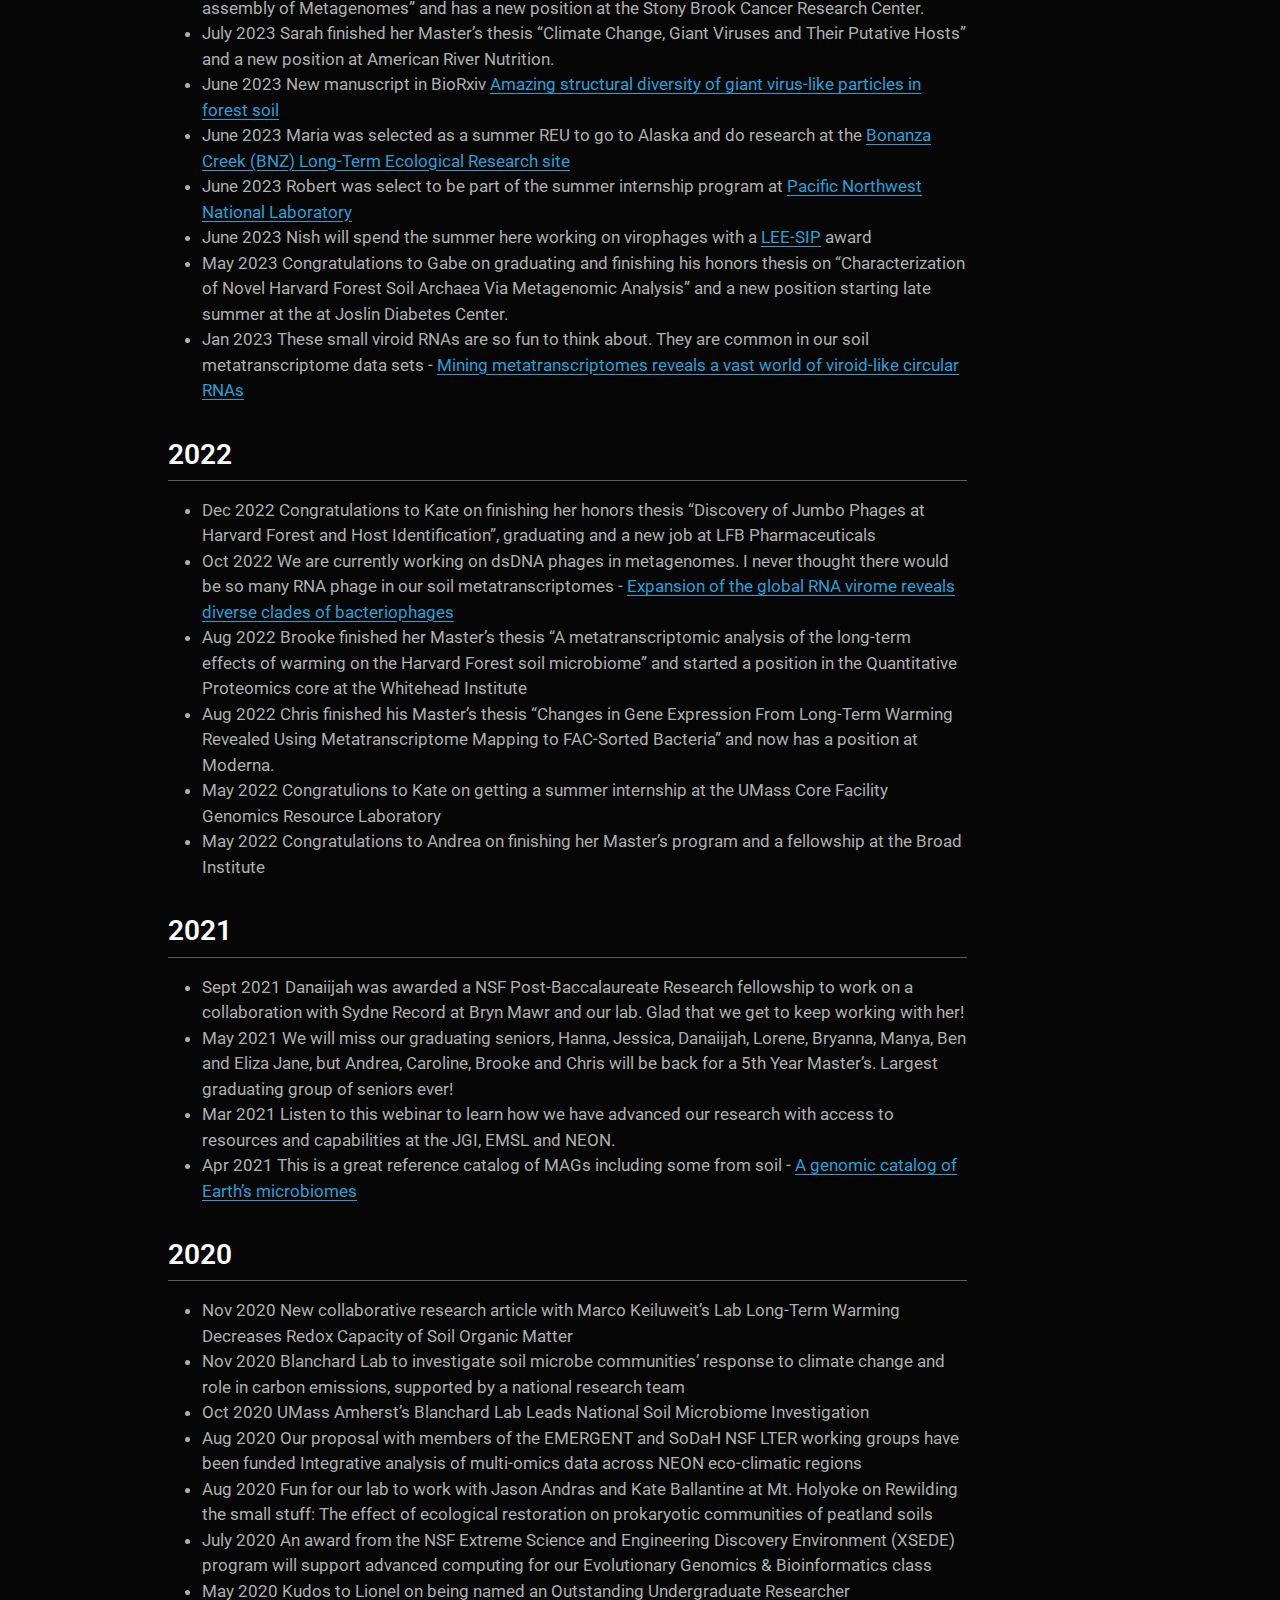
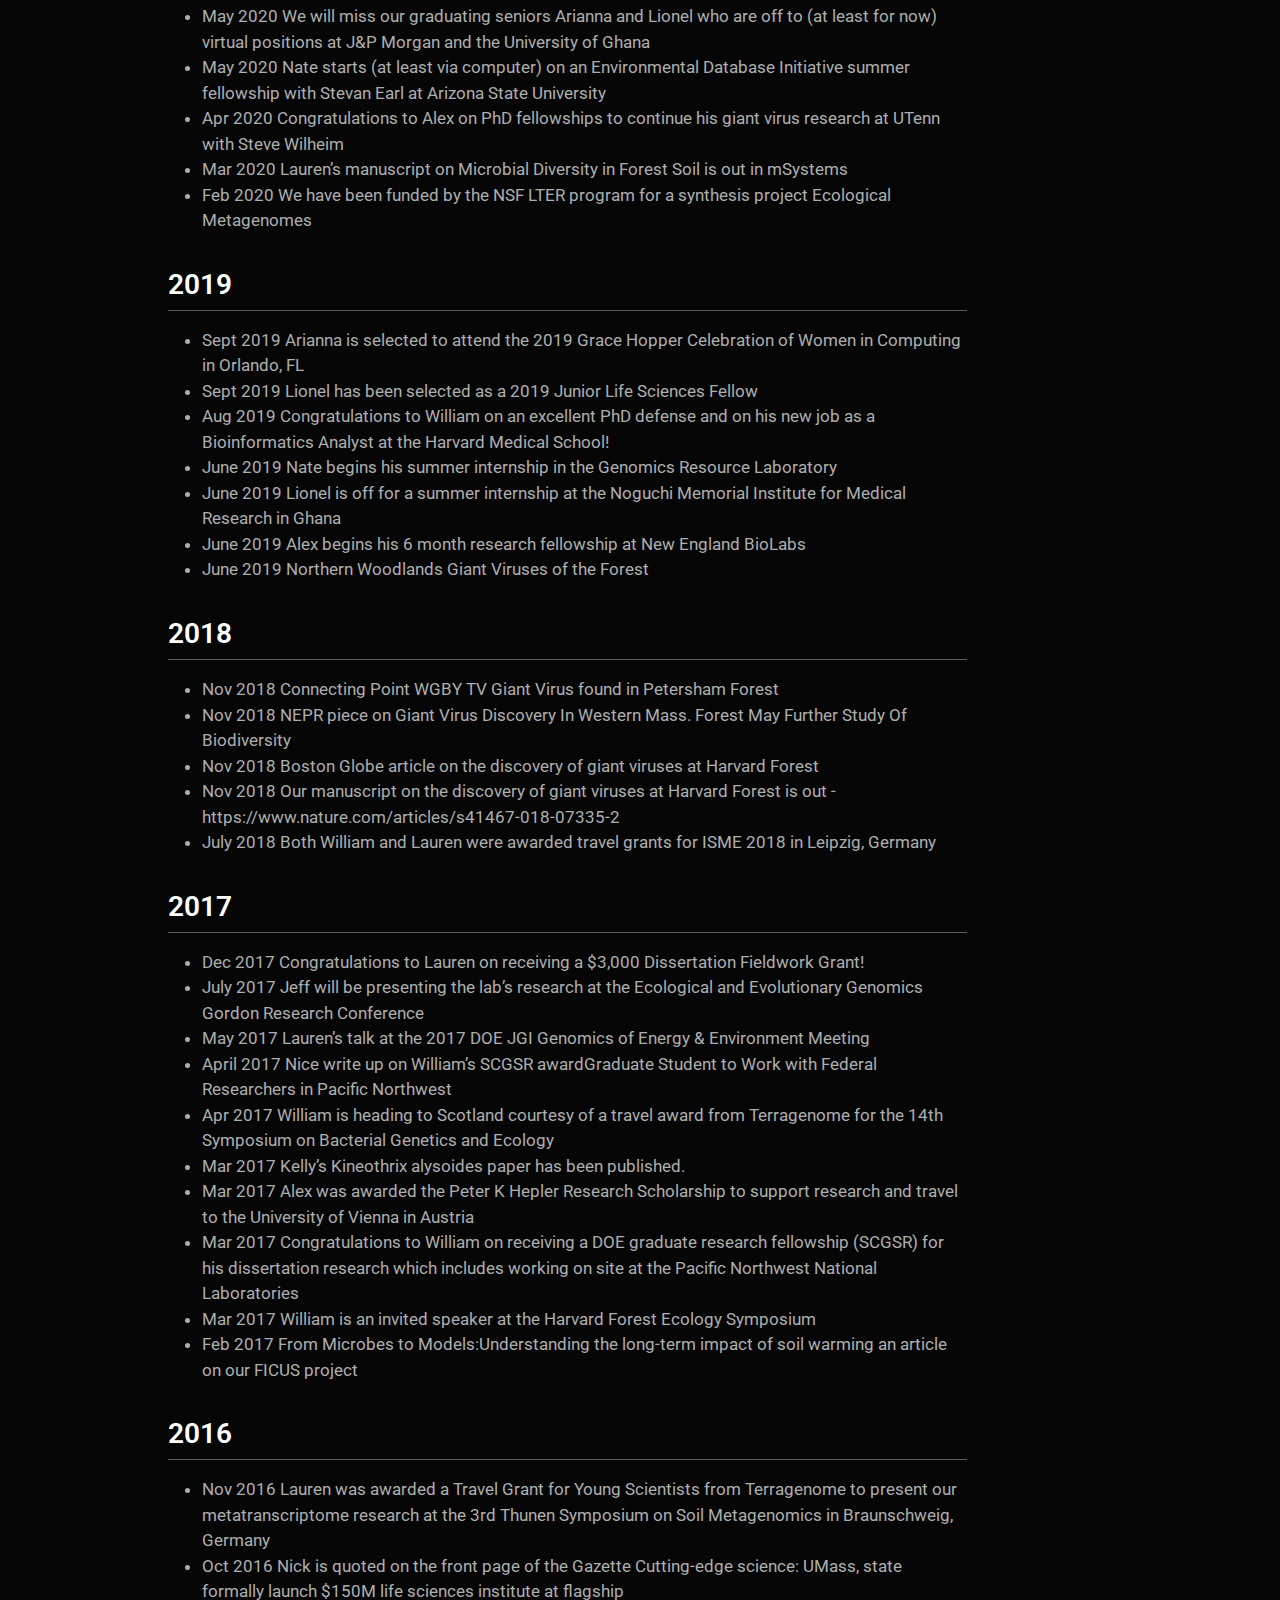
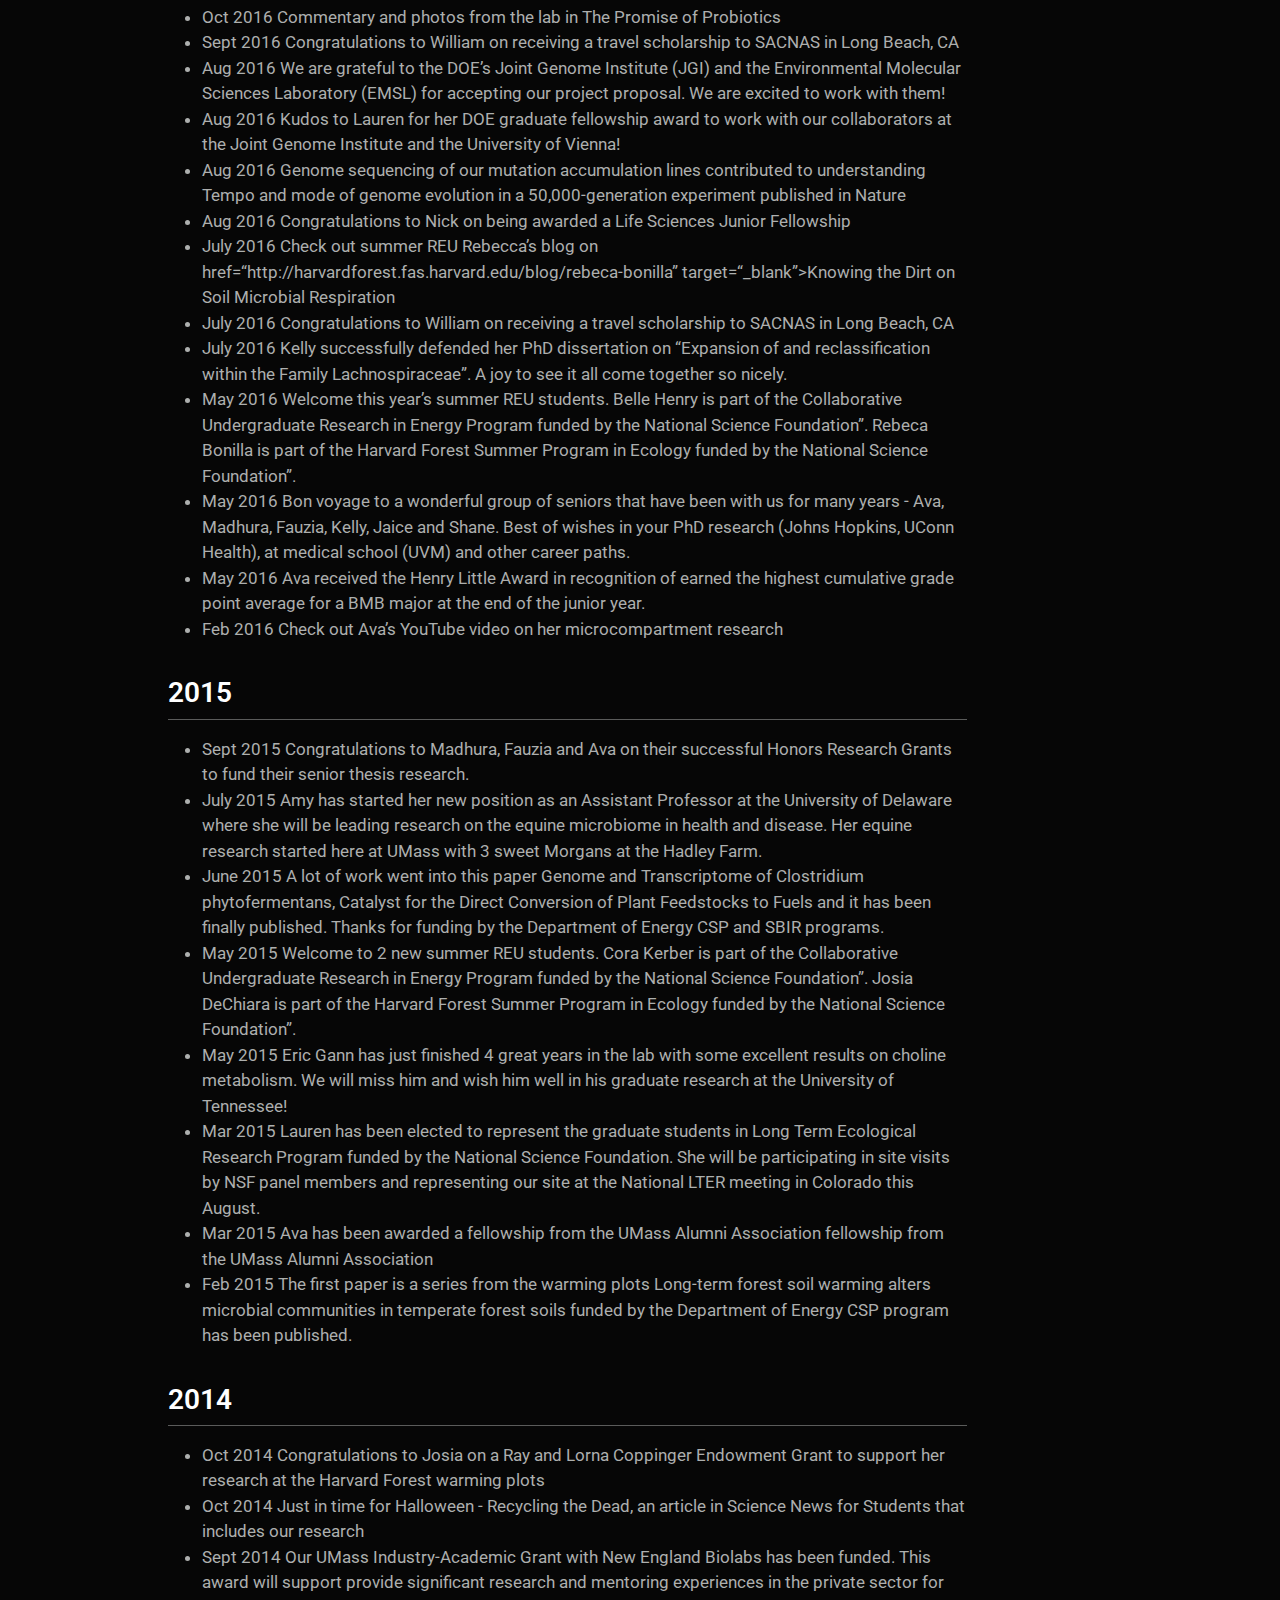
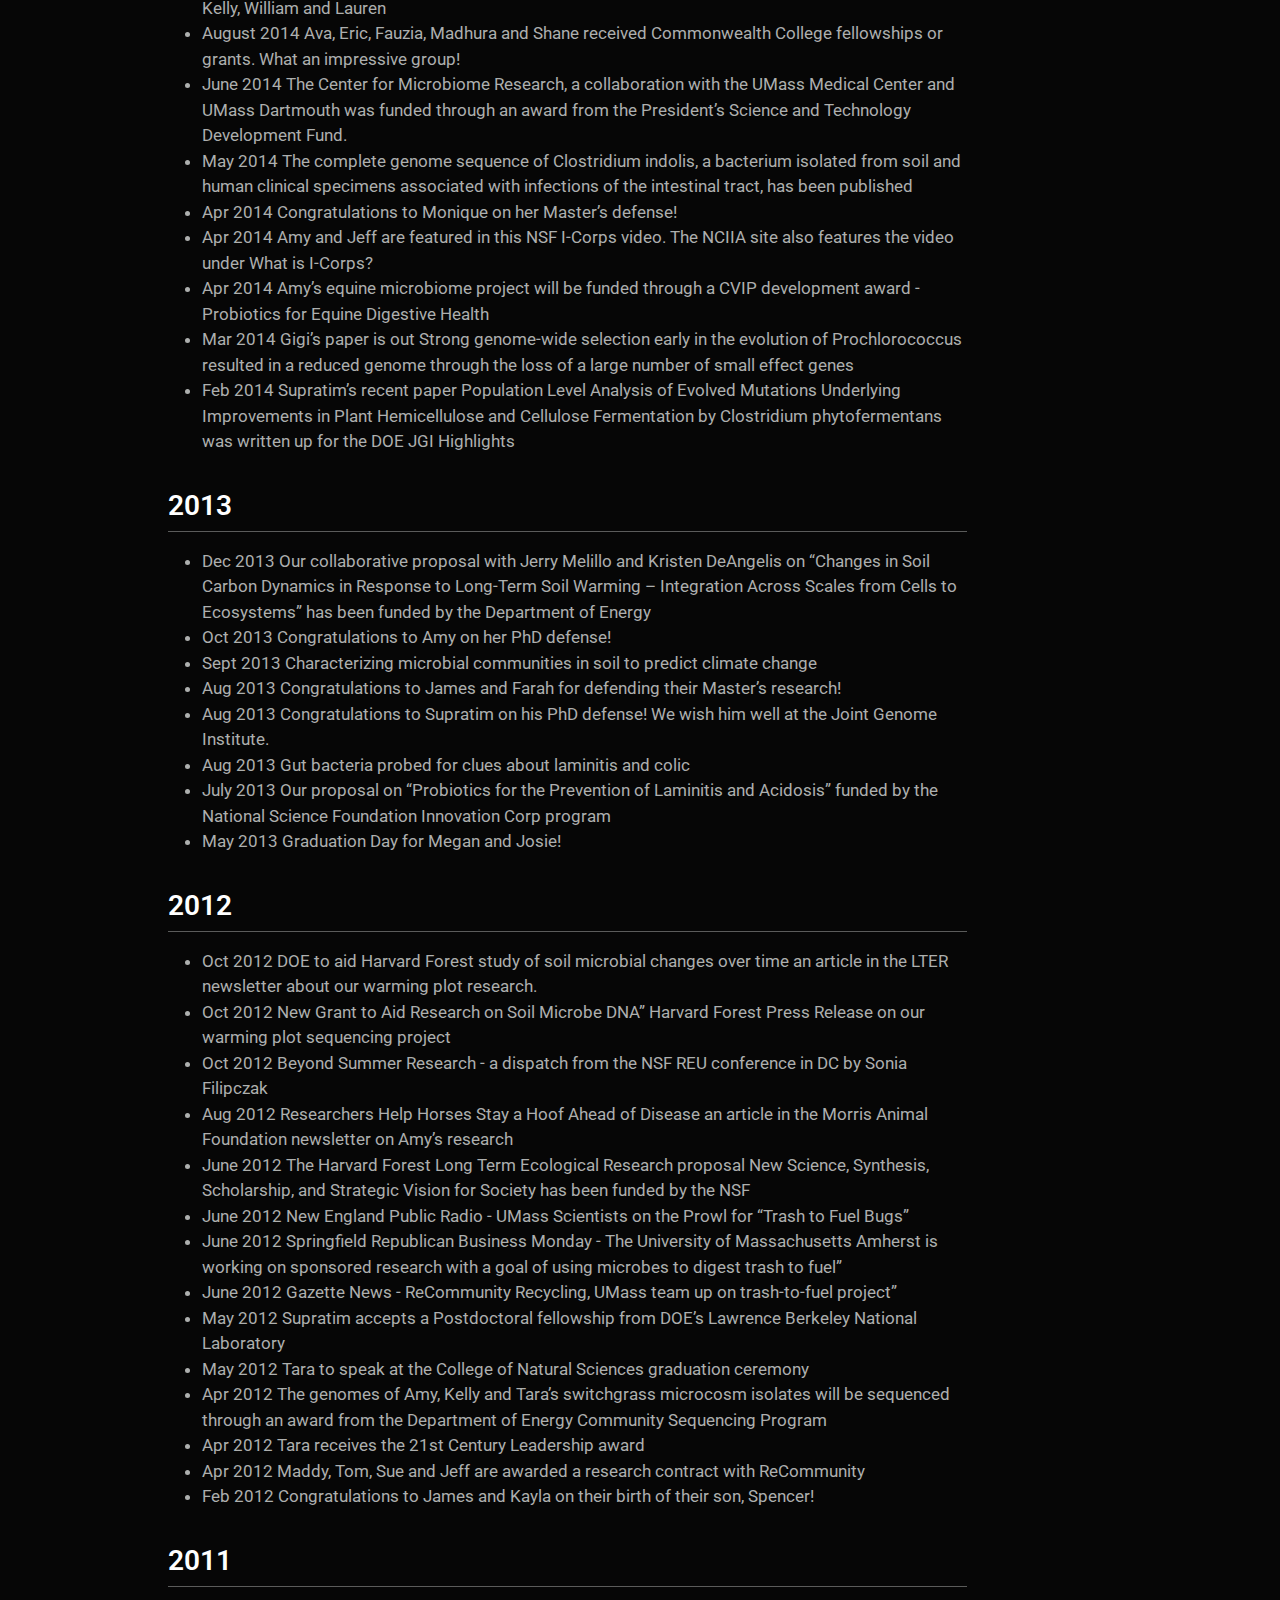
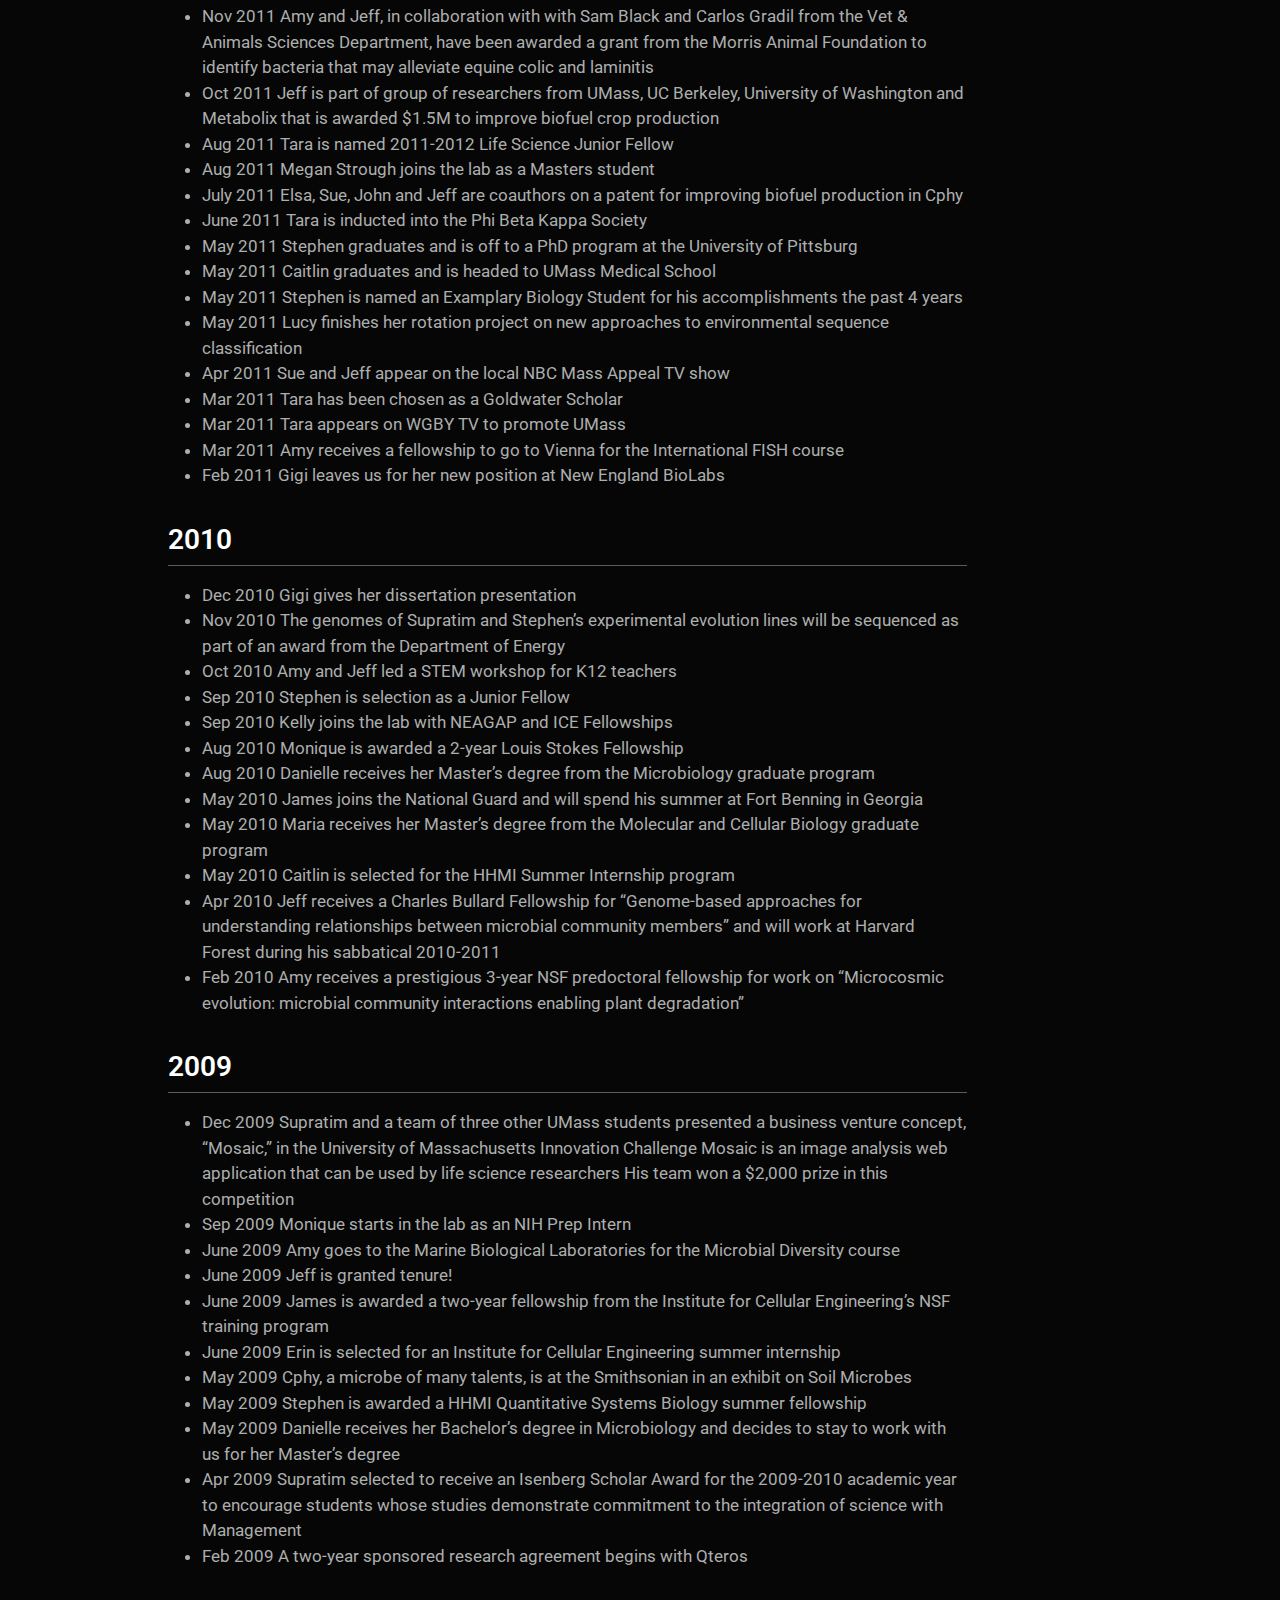
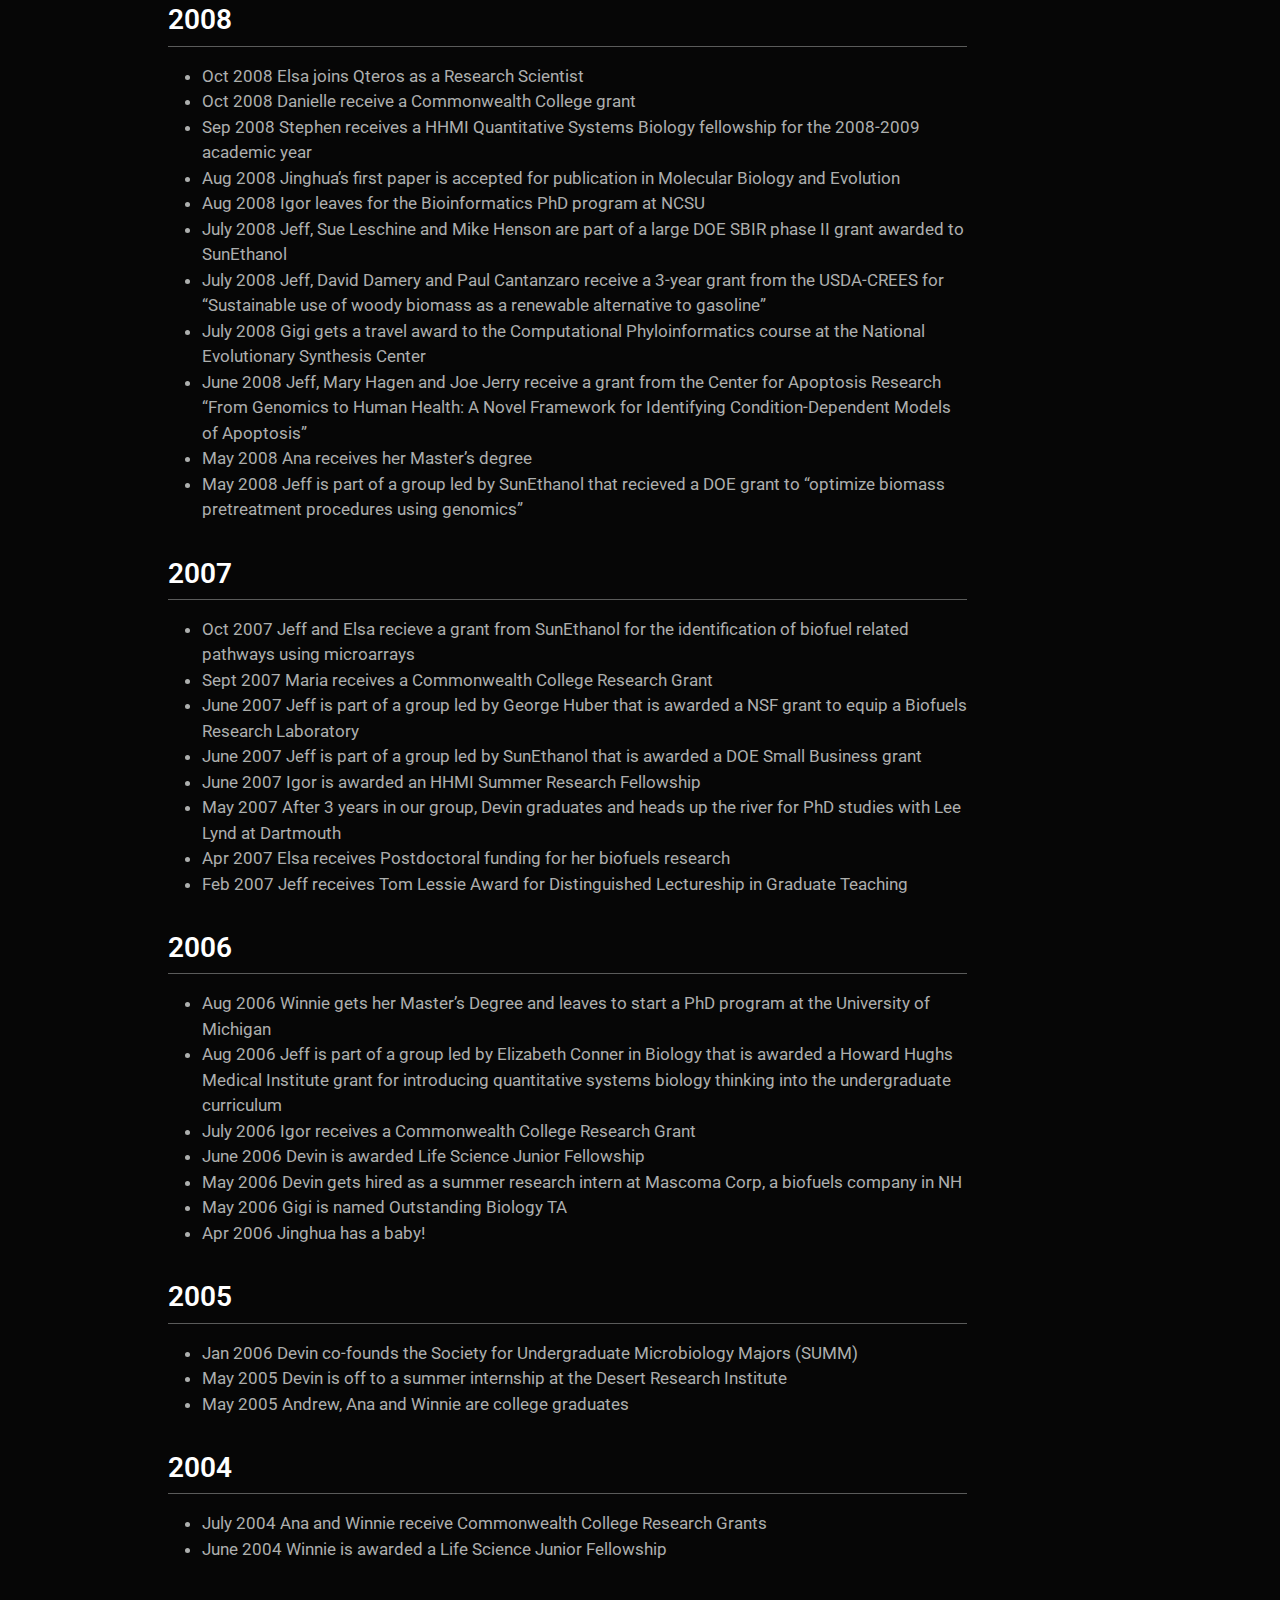
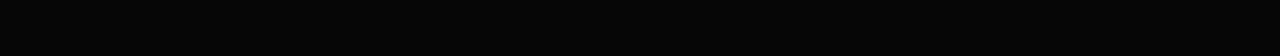
<file: docs/news.html>
<!DOCTYPE html>
<html xmlns="http://www.w3.org/1999/xhtml" lang="en" xml:lang="en"><head>

<meta charset="utf-8">
<meta name="generator" content="quarto-1.3.353">

<meta name="viewport" content="width=device-width, initial-scale=1.0, user-scalable=yes">


<title>OurMicrobiome - News</title>
<style>
code{white-space: pre-wrap;}
span.smallcaps{font-variant: small-caps;}
div.columns{display: flex; gap: min(4vw, 1.5em);}
div.column{flex: auto; overflow-x: auto;}
div.hanging-indent{margin-left: 1.5em; text-indent: -1.5em;}
ul.task-list{list-style: none;}
ul.task-list li input[type="checkbox"] {
  width: 0.8em;
  margin: 0 0.8em 0.2em -1em; /* quarto-specific, see https://github.com/quarto-dev/quarto-cli/issues/4556 */ 
  vertical-align: middle;
}
</style>


<script src="site_libs/quarto-nav/quarto-nav.js"></script>
<script src="site_libs/quarto-nav/headroom.min.js"></script>
<script src="site_libs/clipboard/clipboard.min.js"></script>
<script src="site_libs/quarto-search/autocomplete.umd.js"></script>
<script src="site_libs/quarto-search/fuse.min.js"></script>
<script src="site_libs/quarto-search/quarto-search.js"></script>
<meta name="quarto:offset" content="./">
<script src="site_libs/quarto-html/quarto.js"></script>
<script src="site_libs/quarto-html/popper.min.js"></script>
<script src="site_libs/quarto-html/tippy.umd.min.js"></script>
<script src="site_libs/quarto-html/anchor.min.js"></script>
<link href="site_libs/quarto-html/tippy.css" rel="stylesheet">
<link href="site_libs/quarto-html/quarto-syntax-highlighting-dark.css" rel="stylesheet" id="quarto-text-highlighting-styles">
<script src="site_libs/bootstrap/bootstrap.min.js"></script>
<link href="site_libs/bootstrap/bootstrap-icons.css" rel="stylesheet">
<link href="site_libs/bootstrap/bootstrap.min.css" rel="stylesheet" id="quarto-bootstrap" data-mode="dark">
<script id="quarto-search-options" type="application/json">{
  "location": "navbar",
  "copy-button": false,
  "collapse-after": 3,
  "panel-placement": "end",
  "type": "overlay",
  "limit": 20,
  "language": {
    "search-no-results-text": "No results",
    "search-matching-documents-text": "matching documents",
    "search-copy-link-title": "Copy link to search",
    "search-hide-matches-text": "Hide additional matches",
    "search-more-match-text": "more match in this document",
    "search-more-matches-text": "more matches in this document",
    "search-clear-button-title": "Clear",
    "search-detached-cancel-button-title": "Cancel",
    "search-submit-button-title": "Submit"
  }
}</script>


<link rel="stylesheet" href="styles.css">
</head>

<body class="nav-fixed">

<div id="quarto-search-results"></div>
  <header id="quarto-header" class="headroom fixed-top">
    <nav class="navbar navbar-expand-lg navbar-dark ">
      <div class="navbar-container container-fluid">
      <div class="navbar-brand-container">
    <a class="navbar-brand" href="./index.html">
    <span class="navbar-title">OurMicrobiome</span>
    </a>
  </div>
            <div id="quarto-search" class="" title="Search"></div>
          <button class="navbar-toggler" type="button" data-bs-toggle="collapse" data-bs-target="#navbarCollapse" aria-controls="navbarCollapse" aria-expanded="false" aria-label="Toggle navigation" onclick="if (window.quartoToggleHeadroom) { window.quartoToggleHeadroom(); }">
  <span class="navbar-toggler-icon"></span>
</button>
          <div class="collapse navbar-collapse" id="navbarCollapse">
            <ul class="navbar-nav navbar-nav-scroll me-auto">
  <li class="nav-item">
    <a class="nav-link" href="./index.html" rel="" target="">
 <span class="menu-text">Home</span></a>
  </li>  
  <li class="nav-item">
    <a class="nav-link" href="./OurResearch.html" rel="" target="">
 <span class="menu-text">Our Research</span></a>
  </li>  
  <li class="nav-item">
    <a class="nav-link" href="./people.html" rel="" target="">
 <span class="menu-text">People</span></a>
  </li>  
  <li class="nav-item">
    <a class="nav-link" href="./publications.html" rel="" target="">
 <span class="menu-text">Publications</span></a>
  </li>  
  <li class="nav-item">
    <a class="nav-link" href="./training.html" rel="" target="">
 <span class="menu-text">Training</span></a>
  </li>  
  <li class="nav-item">
    <a class="nav-link active" href="./news.html" rel="" target="" aria-current="page">
 <span class="menu-text">News</span></a>
  </li>  
  <li class="nav-item">
    <a class="nav-link" href="./contact.html" rel="" target="">
 <span class="menu-text">Contact</span></a>
  </li>  
</ul>
            <div class="quarto-navbar-tools ms-auto">
</div>
          </div> <!-- /navcollapse -->
      </div> <!-- /container-fluid -->
    </nav>
</header>
<!-- content -->
<div id="quarto-content" class="quarto-container page-columns page-rows-contents page-layout-article page-navbar">
<!-- sidebar -->
<!-- margin-sidebar -->
    <div id="quarto-margin-sidebar" class="sidebar margin-sidebar">
        <nav id="TOC" role="doc-toc" class="toc-active">
    <h2 id="toc-title">On this page</h2>
   
  <ul>
  <li><a href="#section" id="toc-section" class="nav-link active" data-scroll-target="#section">2025</a></li>
  <li><a href="#section-1" id="toc-section-1" class="nav-link" data-scroll-target="#section-1">2024</a></li>
  <li><a href="#section-2" id="toc-section-2" class="nav-link" data-scroll-target="#section-2">2023</a></li>
  <li><a href="#section-3" id="toc-section-3" class="nav-link" data-scroll-target="#section-3">2022</a></li>
  <li><a href="#section-4" id="toc-section-4" class="nav-link" data-scroll-target="#section-4">2021</a></li>
  <li><a href="#section-5" id="toc-section-5" class="nav-link" data-scroll-target="#section-5">2020</a></li>
  <li><a href="#section-6" id="toc-section-6" class="nav-link" data-scroll-target="#section-6">2019</a></li>
  <li><a href="#section-7" id="toc-section-7" class="nav-link" data-scroll-target="#section-7">2018</a></li>
  <li><a href="#section-8" id="toc-section-8" class="nav-link" data-scroll-target="#section-8">2017</a></li>
  <li><a href="#section-9" id="toc-section-9" class="nav-link" data-scroll-target="#section-9">2016</a></li>
  <li><a href="#section-10" id="toc-section-10" class="nav-link" data-scroll-target="#section-10">2015</a></li>
  <li><a href="#section-11" id="toc-section-11" class="nav-link" data-scroll-target="#section-11">2014</a></li>
  <li><a href="#section-12" id="toc-section-12" class="nav-link" data-scroll-target="#section-12">2013</a></li>
  <li><a href="#section-13" id="toc-section-13" class="nav-link" data-scroll-target="#section-13">2012</a></li>
  <li><a href="#section-14" id="toc-section-14" class="nav-link" data-scroll-target="#section-14">2011</a></li>
  <li><a href="#section-15" id="toc-section-15" class="nav-link" data-scroll-target="#section-15">2010</a></li>
  <li><a href="#section-16" id="toc-section-16" class="nav-link" data-scroll-target="#section-16">2009</a></li>
  <li><a href="#section-17" id="toc-section-17" class="nav-link" data-scroll-target="#section-17">2008</a></li>
  <li><a href="#section-18" id="toc-section-18" class="nav-link" data-scroll-target="#section-18">2007</a></li>
  <li><a href="#section-19" id="toc-section-19" class="nav-link" data-scroll-target="#section-19">2006</a></li>
  <li><a href="#section-20" id="toc-section-20" class="nav-link" data-scroll-target="#section-20">2005</a></li>
  <li><a href="#section-21" id="toc-section-21" class="nav-link" data-scroll-target="#section-21">2004</a></li>
  </ul>
</nav>
    </div>
<!-- main -->
<main class="content" id="quarto-document-content">

<header id="title-block-header" class="quarto-title-block default">
<div class="quarto-title">
<h1 class="title">News</h1>
</div>



<div class="quarto-title-meta">

    
  
    
  </div>
  

</header>

<section id="section" class="level2">
<h2 class="anchored" data-anchor-id="section">2025</h2>
<ul>
<li>Apr 2025 PROPEL is running its first <a href="https://umass.scalefunder.com/gday/giving-day/98035/department/105252">UMassGives Campaign</a>. Support a mentor-student relationship!</li>
<li>Apr 2025 Thankfully someone will be developing vaccines this next year. Deeksha will be through a Co-Op with Sanofi starting in the summer through the end of the Fall 2025 Semester.</li>
<li>Apr 2025 Nish and Vartika presented a poster on their research “Emergence of a novel virus following long-term experimental soil warming” at the New England Biolab’s “Decoding the Biosphere: Advances in Environmental DNA and Metagenomics” Symposium with Jeff, Deeksha and Sonya there for support.</li>
<li>Apr 2025 Persistence, hard work and determination (PHD) led to Jared’s acceptance into the Biology and Biomedical Sciences PhD program at Washington University in St.&nbsp;Louis.</li>
<li>Mar 2025 Vartika will be spending the summer at Purdue on a genomics internship.</li>
<li>Feb 2025 Sophia’s work on improving accessibility for undergraduate researchers was selected for the spotlight during the <a href="https://www.umass.edu/it/deiw/spotlight" target=" _blank">UMass Digital Equity and Inclusion Week (DEIW) 2025</a></li>
<li>Feb 2025 Jeff has been selected as a <a href="https://www.umass.edu/faculty-development/news/office-faculty-development-announces-2025-ofd-scholars-cohort" target=" _blank">Office of Faculty Development Scholar</a></li>
</ul>
</section>
<section id="section-1" class="level2">
<h2 class="anchored" data-anchor-id="section-1">2024</h2>
<ul>
<li>Dec 2024 Congratulations to Nish and Arav on their respective CHC Honor’s theses and mid-year graduations!</li>
<li>Oct 2024 Inside UMass - <a href="https://www.umass.edu/news/article/propel-provides-mentors-access-diverse-pool-aspiring-undergraduate-researchers" target=" _blank">PROPEL Provides Mentors Access to Diverse Pool of Aspiring Undergraduate Researchers</a></li>
<li>Aug 2024 Our first paper from our NSF Long Term Ecological Research (LTER) EMERGENT Synthesis working group is now out <a href="https://environmentalmicrobiome.biomedcentral.com/articles/10.1186/s40793-024-00599-w" target=" _blank">From soil to sequence: filling the critical gap in genome-resolved metagenomics is essential to the future of soil microbial ecology</a></li>
<li>July 2024 The Biology Undergraduate Apprenticeship (BUA) program is being expanded to serve all STEM disciplines through a Howard Hughes Medical Institute Inclusive Excellence Award to the University of Massachusetts Amherst. To reflect the new broader mission the BUA program has been renamed <a href="https://bua.bio.umass.edu/" target=" _blank">PROPEL (Promoting Research Opportunities for Equity in Learning)</a></li>
<li>July 2024 - We are happy to be including in the Soil Virosphere Consortium that provided data for <a href="https://www.nature.com/articles/s41564-024-01686-x" target=" _blank">A global atlas of soil viruses reveals unexplored biodiversity and potential biogeochemical impacts</a></li>
<li>May 2024 <a href="https://www.umass.edu/faculty-development/news/mutual-mentoring-awards-announced-ofds-2024-25-grant-program" target=" _blank">A Bottom-Up Network for Developing Transparent Policies and Mechanisms for Equitable Access to STEM Undergraduate Research Experiences</a> was funded by the Office of Faculty Development to learn from and support each other in nurturing a community in which every student has equitable access to research opportunities.</li>
<li>May 2024 Our largest group of graduating seniors ever! Best wishes to Ethan, Rudra, Maria, Isabelle, John, Jared and Seojin!</li>
<li>Apr 2024 Congratulations to former and current lab members on being accepted into PhD programs at Syracuse (Manya), Boston University (Ben), Harvard (Eliza Jane) and Trinity College in Dublin (Nate)!</li>
<li>Apr 2024 The Massachusetts Undergraduate Research Conference is back in person by the thousands. <a href="https://jeffreyblanchard.github.io/lab/people.html" target=" _blank">Nice posters from Isabel, Marie, John, Vartika, Nish, Seojin and Jared!</a></li>
<li>Mar 2024 Another productive meeting with our NSF LTER synthesis group workshop at the National Center for Ecological Analysis and Synthesis in Santa Barbara. It was amazing to work with this group of scientists on the <a href="<a https://lter.github.io/lterwg-emergent-website/" target=" _blank">EMERGENT project</a></li>
<li>Mar 2024 Our lab had 5 posters at this year’s Pioneer Valley Microbiology Symposium. <a href="https://jeffreyblanchard.github.io/lab/people.html" target=" _blank">Great work Isabel, Marie, John, Vartika, Nish, Seojin, Jared, Arav and Manya!</a></li>
</ul>
</section>
<section id="section-2" class="level2">
<h2 class="anchored" data-anchor-id="section-2">2023</h2>
<ul>
<li>Dec 2023 Ending the year with presentations at the <a href="https://www.mr.mpg.de/14585764/symposia" target=" _blank"> 5th Ringberg Symposium on Giant Virus Biology</a> in Germany. What an amazing group of scientists!</li>
<li>Dec 2023 Congratulations to Robert on graduating and a new job at Bristol Myers Squibb</li>
<li>Oct 2023 Our Harvard Forest metagenomes contributed to the discovery of new protein families <a href="https://www-nature-com.silk.library.umass.edu/articles/s41586-023-06583-7" target=" _blank">Unraveling the functional dark matter through global metagenomics</a></li>
<li>Aug 2023 Matt finished his Master’s thesis “The Discovery of a Novel Bacteria from a Large Co-assembly of Metagenomes” and has a new position at the Stony Brook Cancer Research Center.</li>
<li>July 2023 Sarah finished her Master’s thesis “Climate Change, Giant Viruses and Their Putative Hosts” and a new position at American River Nutrition.</li>
<li>June 2023 New manuscript in BioRxiv <a href="https://www.biorxiv.org/content/10.1101/2023.06.30.546935v1" target="_blank">Amazing structural diversity of giant virus-like particles in forest soil</a></li>
<li>June 2023 Maria was selected as a summer REU to go to Alaska and do research at the <a href="https://www.lter.uaf.edu/" target="_blank">Bonanza Creek (BNZ) Long-Term Ecological Research site</a></li>
<li>June 2023 Robert was select to be part of the summer internship program at <a href="https://science.osti.gov/wdts/suli" target="_blank">Pacific Northwest National Laboratory</a></li>
<li>June 2023 Nish will spend the summer here working on virophages with a <a href="https://www.umass.edu/natural-sciences/research/undergraduate-research/william-lee-science-impact-program" target="_blank">LEE-SIP</a> award</li>
<li>May 2023 Congratulations to Gabe on graduating and finishing his honors thesis on “Characterization of Novel Harvard Forest Soil Archaea Via Metagenomic Analysis” and a new position starting late summer at the at Joslin Diabetes Center.</li>
<li>Jan 2023 These small viroid RNAs are so fun to think about. They are common in our soil metatranscriptome data sets - <a href="https://www.cell.com/cell/fulltext/S0092-8674(22)01582-3" target="_blank">Mining metatranscriptomes reveals a vast world of viroid-like circular RNAs</a></li>
</ul>
</section>
<section id="section-3" class="level2">
<h2 class="anchored" data-anchor-id="section-3">2022</h2>
<ul>
<li>Dec 2022 Congratulations to Kate on finishing her honors thesis “Discovery of Jumbo Phages at Harvard Forest and Host Identification”, graduating and a new job at LFB Pharmaceuticals</li>
<li>Oct 2022 We are currently working on dsDNA phages in metagenomes. I never thought there would be so many RNA phage in our soil metatranscriptomes - <a href="https://www.cell.com/cell/fulltext/S0092-8674(22)01118-7" target="_blank">Expansion of the global RNA virome reveals diverse clades of bacteriophages</a></li>
<li>Aug 2022 Brooke finished her Master’s thesis “A metatranscriptomic analysis of the long-term effects of warming on the Harvard Forest soil microbiome” and started a position in the Quantitative Proteomics core at the Whitehead Institute</li>
<li>Aug 2022 Chris finished his Master’s thesis “Changes in Gene Expression From Long-Term Warming Revealed Using Metatranscriptome Mapping to FAC-Sorted Bacteria” and now has a position at Moderna.</li>
<li>May 2022 Congratulions to Kate on getting a summer internship at the UMass Core Facility Genomics Resource Laboratory</li>
<li>May 2022 Congratulations to Andrea on finishing her Master’s program and a fellowship at the Broad Institute</li>
</ul>
</section>
<section id="section-4" class="level2">
<h2 class="anchored" data-anchor-id="section-4">2021</h2>
<ul>
<li>Sept 2021 Danaiijah was awarded a NSF Post-Baccalaureate Research fellowship to work on a collaboration with Sydne Record at Bryn Mawr and our lab. Glad that we get to keep working with her!</li>
<li>May 2021 We will miss our graduating seniors, Hanna, Jessica, Danaiijah, Lorene, Bryanna, Manya, Ben and Eliza Jane, but Andrea, Caroline, Brooke and Chris will be back for a 5th Year Master’s. Largest graduating group of seniors ever!</li>
<li>Mar 2021 Listen to this webinar to learn how we have advanced our research with access to resources and capabilities at the JGI, EMSL and NEON.</li>
<li>Apr 2021 This is a great reference catalog of MAGs including some from soil - <a href="https://www.nature.com/articles/s41587-020-0718-6" target="_blank">A genomic catalog of Earth’s microbiomes </a></li>
</ul>
</section>
<section id="section-5" class="level2">
<h2 class="anchored" data-anchor-id="section-5">2020</h2>
<ul>
<li>Nov 2020 New collaborative research article with Marco Keiluweit’s Lab Long-Term Warming Decreases Redox Capacity of Soil Organic Matter</li>
<li>Nov 2020 Blanchard Lab to investigate soil microbe communities’ response to climate change and role in carbon emissions, supported by a national research team</li>
<li>Oct 2020 UMass Amherst’s Blanchard Lab Leads National Soil Microbiome Investigation</li>
<li>Aug 2020 Our proposal with members of the EMERGENT and SoDaH NSF LTER working groups have been funded Integrative analysis of multi-omics data across NEON eco-climatic regions</li>
<li>Aug 2020 Fun for our lab to work with Jason Andras and Kate Ballantine at Mt. Holyoke on Rewilding the small stuff: The effect of ecological restoration on prokaryotic communities of peatland soils</li>
<li>July 2020 An award from the NSF Extreme Science and Engineering Discovery Environment (XSEDE) program will support advanced computing for our Evolutionary Genomics &amp; Bioinformatics class</li>
<li>May 2020 Kudos to Lionel on being named an Outstanding Undergraduate Researcher</li>
<li>May 2020 We will miss our graduating seniors Arianna and Lionel who are off to (at least for now) virtual positions at J&amp;P Morgan and the University of Ghana</li>
<li>May 2020 Nate starts (at least via computer) on an Environmental Database Initiative summer fellowship with Stevan Earl at Arizona State University</li>
<li>Apr 2020 Congratulations to Alex on PhD fellowships to continue his giant virus research at UTenn with Steve Wilheim</li>
<li>Mar 2020 Lauren’s manuscript on Microbial Diversity in Forest Soil is out in mSystems</li>
<li>Feb 2020 We have been funded by the NSF LTER program for a synthesis project Ecological Metagenomes</li>
</ul>
</section>
<section id="section-6" class="level2">
<h2 class="anchored" data-anchor-id="section-6">2019</h2>
<ul>
<li>Sept 2019 Arianna is selected to attend the 2019 Grace Hopper Celebration of Women in Computing in Orlando, FL</li>
<li>Sept 2019 Lionel has been selected as a 2019 Junior Life Sciences Fellow</li>
<li>Aug 2019 Congratulations to William on an excellent PhD defense and on his new job as a Bioinformatics Analyst at the Harvard Medical School!</li>
<li>June 2019 Nate begins his summer internship in the Genomics Resource Laboratory</li>
<li>June 2019 Lionel is off for a summer internship at the Noguchi Memorial Institute for Medical Research in Ghana</li>
<li>June 2019 Alex begins his 6 month research fellowship at New England BioLabs</li>
<li>June 2019 Northern Woodlands Giant Viruses of the Forest</li>
</ul>
</section>
<section id="section-7" class="level2">
<h2 class="anchored" data-anchor-id="section-7">2018</h2>
<ul>
<li>Nov 2018 Connecting Point WGBY TV Giant Virus found in Petersham Forest</li>
<li>Nov 2018 NEPR piece on Giant Virus Discovery In Western Mass. Forest May Further Study Of Biodiversity</li>
<li>Nov 2018 Boston Globe article on the discovery of giant viruses at Harvard Forest</li>
<li>Nov 2018 Our manuscript on the discovery of giant viruses at Harvard Forest is out - https://www.nature.com/articles/s41467-018-07335-2</li>
<li>July 2018 Both William and Lauren were awarded travel grants for ISME 2018 in Leipzig, Germany</li>
</ul>
</section>
<section id="section-8" class="level2">
<h2 class="anchored" data-anchor-id="section-8">2017</h2>
<ul>
<li>Dec 2017 Congratulations to Lauren on receiving a $3,000 Dissertation Fieldwork Grant!</li>
<li>July 2017 Jeff will be presenting the lab’s research at the Ecological and Evolutionary Genomics Gordon Research Conference</li>
<li>May 2017 Lauren’s talk at the 2017 DOE JGI Genomics of Energy &amp; Environment Meeting</li>
<li>April 2017 Nice write up on William’s SCGSR awardGraduate Student to Work with Federal Researchers in Pacific Northwest</li>
<li>Apr 2017 William is heading to Scotland courtesy of a travel award from Terragenome for the 14th Symposium on Bacterial Genetics and Ecology</li>
<li>Mar 2017 Kelly’s Kineothrix alysoides paper has been published.</li>
<li>Mar 2017 Alex was awarded the Peter K Hepler Research Scholarship to support research and travel to the University of Vienna in Austria</li>
<li>Mar 2017 Congratulations to William on receiving a DOE graduate research fellowship (SCGSR) for his dissertation research which includes working on site at the Pacific Northwest National Laboratories</li>
<li>Mar 2017 William is an invited speaker at the Harvard Forest Ecology Symposium</li>
<li>Feb 2017 From Microbes to Models:Understanding the long-term impact of soil warming an article on our FICUS project</li>
</ul>
</section>
<section id="section-9" class="level2">
<h2 class="anchored" data-anchor-id="section-9">2016</h2>
<ul>
<li>Nov 2016 Lauren was awarded a Travel Grant for Young Scientists from Terragenome to present our metatranscriptome research at the 3rd Thunen Symposium on Soil Metagenomics in Braunschweig, Germany</li>
<li>Oct 2016 Nick is quoted on the front page of the Gazette Cutting-edge science: UMass, state formally launch $150M life sciences institute at flagship</li>
<li>Oct 2016 Commentary and photos from the lab in The Promise of Probiotics</li>
<li>Sept 2016 Congratulations to William on receiving a travel scholarship to SACNAS in Long Beach, CA</li>
<li>Aug 2016 We are grateful to the DOE’s Joint Genome Institute (JGI) and the Environmental Molecular Sciences Laboratory (EMSL) for accepting our project proposal. We are excited to work with them!</li>
<li>Aug 2016 Kudos to Lauren for her DOE graduate fellowship award to work with our collaborators at the Joint Genome Institute and the University of Vienna!</li>
<li>Aug 2016 Genome sequencing of our mutation accumulation lines contributed to understanding Tempo and mode of genome evolution in a 50,000-generation experiment published in Nature</li>
<li>Aug 2016 Congratulations to Nick on being awarded a Life Sciences Junior Fellowship</li>
<li>July 2016 Check out summer REU Rebecca’s blog on href=“http://harvardforest.fas.harvard.edu/blog/rebeca-bonilla” target=“_blank”&gt;Knowing the Dirt on Soil Microbial Respiration</li>
<li>July 2016 Congratulations to William on receiving a travel scholarship to SACNAS in Long Beach, CA</li>
<li>July 2016 Kelly successfully defended her PhD dissertation on “Expansion of and reclassification within the Family Lachnospiraceae”. A joy to see it all come together so nicely.</li>
<li>May 2016 Welcome this year’s summer REU students. Belle Henry is part of the Collaborative Undergraduate Research in Energy Program funded by the National Science Foundation”. Rebeca Bonilla is part of the Harvard Forest Summer Program in Ecology funded by the National Science Foundation”.</li>
<li>May 2016 Bon voyage to a wonderful group of seniors that have been with us for many years - Ava, Madhura, Fauzia, Kelly, Jaice and Shane. Best of wishes in your PhD research (Johns Hopkins, UConn Health), at medical school (UVM) and other career paths.</li>
<li>May 2016 Ava received the Henry Little Award in recognition of earned the highest cumulative grade point average for a BMB major at the end of the junior year.</li>
<li>Feb 2016 Check out Ava’s YouTube video on her microcompartment research</li>
</ul>
</section>
<section id="section-10" class="level2">
<h2 class="anchored" data-anchor-id="section-10">2015</h2>
<ul>
<li>Sept 2015 Congratulations to Madhura, Fauzia and Ava on their successful Honors Research Grants to fund their senior thesis research.</li>
<li>July 2015 Amy has started her new position as an Assistant Professor at the University of Delaware where she will be leading research on the equine microbiome in health and disease. Her equine research started here at UMass with 3 sweet Morgans at the Hadley Farm.</li>
<li>June 2015 A lot of work went into this paper Genome and Transcriptome of Clostridium phytofermentans, Catalyst for the Direct Conversion of Plant Feedstocks to Fuels and it has been finally published. Thanks for funding by the Department of Energy CSP and SBIR programs.</li>
<li>May 2015 Welcome to 2 new summer REU students. Cora Kerber is part of the Collaborative Undergraduate Research in Energy Program funded by the National Science Foundation”. Josia DeChiara is part of the Harvard Forest Summer Program in Ecology funded by the National Science Foundation”.</li>
<li>May 2015 Eric Gann has just finished 4 great years in the lab with some excellent results on choline metabolism. We will miss him and wish him well in his graduate research at the University of Tennessee!</li>
<li>Mar 2015 Lauren has been elected to represent the graduate students in Long Term Ecological Research Program funded by the National Science Foundation. She will be participating in site visits by NSF panel members and representing our site at the National LTER meeting in Colorado this August.</li>
<li>Mar 2015 Ava has been awarded a fellowship from the UMass Alumni Association fellowship from the UMass Alumni Association</li>
<li>Feb 2015 The first paper is a series from the warming plots Long-term forest soil warming alters microbial communities in temperate forest soils funded by the Department of Energy CSP program has been published.</li>
</ul>
</section>
<section id="section-11" class="level2">
<h2 class="anchored" data-anchor-id="section-11">2014</h2>
<ul>
<li>Oct 2014 Congratulations to Josia on a Ray and Lorna Coppinger Endowment Grant to support her research at the Harvard Forest warming plots</li>
<li>Oct 2014 Just in time for Halloween - Recycling the Dead, an article in Science News for Students that includes our research</li>
<li>Sept 2014 Our UMass Industry-Academic Grant with New England Biolabs has been funded. This award will support provide significant research and mentoring experiences in the private sector for Kelly, William and Lauren</li>
<li>August 2014 Ava, Eric, Fauzia, Madhura and Shane received Commonwealth College fellowships or grants. What an impressive group!</li>
<li>June 2014 The Center for Microbiome Research, a collaboration with the UMass Medical Center and UMass Dartmouth was funded through an award from the President’s Science and Technology Development Fund.</li>
<li>May 2014 The complete genome sequence of Clostridium indolis, a bacterium isolated from soil and human clinical specimens associated with infections of the intestinal tract, has been published</li>
<li>Apr 2014 Congratulations to Monique on her Master’s defense!</li>
<li>Apr 2014 Amy and Jeff are featured in this NSF I-Corps video. The NCIIA site also features the video under What is I-Corps?</li>
<li>Apr 2014 Amy’s equine microbiome project will be funded through a CVIP development award - Probiotics for Equine Digestive Health</li>
<li>Mar 2014 Gigi’s paper is out Strong genome-wide selection early in the evolution of Prochlorococcus resulted in a reduced genome through the loss of a large number of small effect genes</li>
<li>Feb 2014 Supratim’s recent paper Population Level Analysis of Evolved Mutations Underlying Improvements in Plant Hemicellulose and Cellulose Fermentation by Clostridium phytofermentans was written up for the DOE JGI Highlights</li>
</ul>
</section>
<section id="section-12" class="level2">
<h2 class="anchored" data-anchor-id="section-12">2013</h2>
<ul>
<li>Dec 2013 Our collaborative proposal with Jerry Melillo and Kristen DeAngelis on “Changes in Soil Carbon Dynamics in Response to Long-Term Soil Warming – Integration Across Scales from Cells to Ecosystems” has been funded by the Department of Energy</li>
<li>Oct 2013 Congratulations to Amy on her PhD defense!</li>
<li>Sept 2013 Characterizing microbial communities in soil to predict climate change</li>
<li>Aug 2013 Congratulations to James and Farah for defending their Master’s research!</li>
<li>Aug 2013 Congratulations to Supratim on his PhD defense! We wish him well at the Joint Genome Institute.</li>
<li>Aug 2013 Gut bacteria probed for clues about laminitis and colic</li>
<li>July 2013 Our proposal on “Probiotics for the Prevention of Laminitis and Acidosis” funded by the National Science Foundation Innovation Corp program</li>
<li>May 2013 Graduation Day for Megan and Josie!</li>
</ul>
</section>
<section id="section-13" class="level2">
<h2 class="anchored" data-anchor-id="section-13">2012</h2>
<ul>
<li>Oct 2012 DOE to aid Harvard Forest study of soil microbial changes over time an article in the LTER newsletter about our warming plot research.</li>
<li>Oct 2012 New Grant to Aid Research on Soil Microbe DNA” Harvard Forest Press Release on our warming plot sequencing project</li>
<li>Oct 2012 Beyond Summer Research - a dispatch from the NSF REU conference in DC by Sonia Filipczak</li>
<li>Aug 2012 Researchers Help Horses Stay a Hoof Ahead of Disease an article in the Morris Animal Foundation newsletter on Amy’s research</li>
<li>June 2012 The Harvard Forest Long Term Ecological Research proposal New Science, Synthesis, Scholarship, and Strategic Vision for Society has been funded by the NSF</li>
<li>June 2012 New England Public Radio - UMass Scientists on the Prowl for “Trash to Fuel Bugs”</li>
<li>June 2012 Springfield Republican Business Monday - The University of Massachusetts Amherst is working on sponsored research with a goal of using microbes to digest trash to fuel”</li>
<li>June 2012 Gazette News - ReCommunity Recycling, UMass team up on trash-to-fuel project”</li>
<li>May 2012 Supratim accepts a Postdoctoral fellowship from DOE’s Lawrence Berkeley National Laboratory</li>
<li>May 2012 Tara to speak at the College of Natural Sciences graduation ceremony</li>
<li>Apr 2012 The genomes of Amy, Kelly and Tara’s switchgrass microcosm isolates will be sequenced through an award from the Department of Energy Community Sequencing Program</li>
<li>Apr 2012 Tara receives the 21st Century Leadership award</li>
<li>Apr 2012 Maddy, Tom, Sue and Jeff are awarded a research contract with ReCommunity</li>
<li>Feb 2012 Congratulations to James and Kayla on their birth of their son, Spencer!</li>
</ul>
</section>
<section id="section-14" class="level2">
<h2 class="anchored" data-anchor-id="section-14">2011</h2>
<ul>
<li>Nov 2011 Amy and Jeff, in collaboration with with Sam Black and Carlos Gradil from the Vet &amp; Animals Sciences Department, have been awarded a grant from the Morris Animal Foundation to identify bacteria that may alleviate equine colic and laminitis</li>
<li>Oct 2011 Jeff is part of group of researchers from UMass, UC Berkeley, University of Washington and Metabolix that is awarded $1.5M to improve biofuel crop production</li>
<li>Aug 2011 Tara is named 2011-2012 Life Science Junior Fellow</li>
<li>Aug 2011 Megan Strough joins the lab as a Masters student</li>
<li>July 2011 Elsa, Sue, John and Jeff are coauthors on a patent for improving biofuel production in Cphy</li>
<li>June 2011 Tara is inducted into the Phi Beta Kappa Society</li>
<li>May 2011 Stephen graduates and is off to a PhD program at the University of Pittsburg</li>
<li>May 2011 Caitlin graduates and is headed to UMass Medical School</li>
<li>May 2011 Stephen is named an Examplary Biology Student for his accomplishments the past 4 years</li>
<li>May 2011 Lucy finishes her rotation project on new approaches to environmental sequence classification</li>
<li>Apr 2011 Sue and Jeff appear on the local NBC Mass Appeal TV show</li>
<li>Mar 2011 Tara has been chosen as a Goldwater Scholar</li>
<li>Mar 2011 Tara appears on WGBY TV to promote UMass</li>
<li>Mar 2011 Amy receives a fellowship to go to Vienna for the International FISH course</li>
<li>Feb 2011 Gigi leaves us for her new position at New England BioLabs</li>
</ul>
</section>
<section id="section-15" class="level2">
<h2 class="anchored" data-anchor-id="section-15">2010</h2>
<ul>
<li>Dec 2010 Gigi gives her dissertation presentation</li>
<li>Nov 2010 The genomes of Supratim and Stephen’s experimental evolution lines will be sequenced as part of an award from the Department of Energy</li>
<li>Oct 2010 Amy and Jeff led a STEM workshop for K12 teachers</li>
<li>Sep 2010 Stephen is selection as a Junior Fellow</li>
<li>Sep 2010 Kelly joins the lab with NEAGAP and ICE Fellowships</li>
<li>Aug 2010 Monique is awarded a 2-year Louis Stokes Fellowship</li>
<li>Aug 2010 Danielle receives her Master’s degree from the Microbiology graduate program</li>
<li>May 2010 James joins the National Guard and will spend his summer at Fort Benning in Georgia</li>
<li>May 2010 Maria receives her Master’s degree from the Molecular and Cellular Biology graduate program</li>
<li>May 2010 Caitlin is selected for the HHMI Summer Internship program</li>
<li>Apr 2010 Jeff receives a Charles Bullard Fellowship for “Genome-based approaches for understanding relationships between microbial community members” and will work at Harvard Forest during his sabbatical 2010-2011</li>
<li>Feb 2010 Amy receives a prestigious 3-year NSF predoctoral fellowship for work on “Microcosmic evolution: microbial community interactions enabling plant degradation”</li>
</ul>
</section>
<section id="section-16" class="level2">
<h2 class="anchored" data-anchor-id="section-16">2009</h2>
<ul>
<li>Dec 2009 Supratim and a team of three other UMass students presented a business venture concept, “Mosaic,” in the University of Massachusetts Innovation Challenge Mosaic is an image analysis web application that can be used by life science researchers His team won a $2,000 prize in this competition</li>
<li>Sep 2009 Monique starts in the lab as an NIH Prep Intern</li>
<li>June 2009 Amy goes to the Marine Biological Laboratories for the Microbial Diversity course</li>
<li>June 2009 Jeff is granted tenure!</li>
<li>June 2009 James is awarded a two-year fellowship from the Institute for Cellular Engineering’s NSF training program</li>
<li>June 2009 Erin is selected for an Institute for Cellular Engineering summer internship</li>
<li>May 2009 Cphy, a microbe of many talents, is at the Smithsonian in an exhibit on Soil Microbes</li>
<li>May 2009 Stephen is awarded a HHMI Quantitative Systems Biology summer fellowship</li>
<li>May 2009 Danielle receives her Bachelor’s degree in Microbiology and decides to stay to work with us for her Master’s degree</li>
<li>Apr 2009 Supratim selected to receive an Isenberg Scholar Award for the 2009-2010 academic year to encourage students whose studies demonstrate commitment to the integration of science with Management</li>
<li>Feb 2009 A two-year sponsored research agreement begins with Qteros</li>
</ul>
</section>
<section id="section-17" class="level2">
<h2 class="anchored" data-anchor-id="section-17">2008</h2>
<ul>
<li>Oct 2008 Elsa joins Qteros as a Research Scientist</li>
<li>Oct 2008 Danielle receive a Commonwealth College grant</li>
<li>Sep 2008 Stephen receives a HHMI Quantitative Systems Biology fellowship for the 2008-2009 academic year</li>
<li>Aug 2008 Jinghua’s first paper is accepted for publication in Molecular Biology and Evolution</li>
<li>Aug 2008 Igor leaves for the Bioinformatics PhD program at NCSU</li>
<li>July 2008 Jeff, Sue Leschine and Mike Henson are part of a large DOE SBIR phase II grant awarded to SunEthanol</li>
<li>July 2008 Jeff, David Damery and Paul Cantanzaro receive a 3-year grant from the USDA-CREES for “Sustainable use of woody biomass as a renewable alternative to gasoline”</li>
<li>July 2008 Gigi gets a travel award to the Computational Phyloinformatics course at the National Evolutionary Synthesis Center</li>
<li>June 2008 Jeff, Mary Hagen and Joe Jerry receive a grant from the Center for Apoptosis Research “From Genomics to Human Health: A Novel Framework for Identifying Condition-Dependent Models of Apoptosis”</li>
<li>May 2008 Ana receives her Master’s degree</li>
<li>May 2008 Jeff is part of a group led by SunEthanol that recieved a DOE grant to “optimize biomass pretreatment procedures using genomics”</li>
</ul>
</section>
<section id="section-18" class="level2">
<h2 class="anchored" data-anchor-id="section-18">2007</h2>
<ul>
<li>Oct 2007 Jeff and Elsa recieve a grant from SunEthanol for the identification of biofuel related pathways using microarrays</li>
<li>Sept 2007 Maria receives a Commonwealth College Research Grant</li>
<li>June 2007 Jeff is part of a group led by George Huber that is awarded a NSF grant to equip a Biofuels Research Laboratory</li>
<li>June 2007 Jeff is part of a group led by SunEthanol that is awarded a DOE Small Business grant</li>
<li>June 2007 Igor is awarded an HHMI Summer Research Fellowship</li>
<li>May 2007 After 3 years in our group, Devin graduates and heads up the river for PhD studies with Lee Lynd at Dartmouth</li>
<li>Apr 2007 Elsa receives Postdoctoral funding for her biofuels research</li>
<li>Feb 2007 Jeff receives Tom Lessie Award for Distinguished Lectureship in Graduate Teaching</li>
</ul>
</section>
<section id="section-19" class="level2">
<h2 class="anchored" data-anchor-id="section-19">2006</h2>
<ul>
<li>Aug 2006 Winnie gets her Master’s Degree and leaves to start a PhD program at the University of Michigan</li>
<li>Aug 2006 Jeff is part of a group led by Elizabeth Conner in Biology that is awarded a Howard Hughs Medical Institute grant for introducing quantitative systems biology thinking into the undergraduate curriculum</li>
<li>July 2006 Igor receives a Commonwealth College Research Grant</li>
<li>June 2006 Devin is awarded Life Science Junior Fellowship</li>
<li>May 2006 Devin gets hired as a summer research intern at Mascoma Corp, a biofuels company in NH</li>
<li>May 2006 Gigi is named Outstanding Biology TA</li>
<li>Apr 2006 Jinghua has a baby!</li>
</ul>
</section>
<section id="section-20" class="level2">
<h2 class="anchored" data-anchor-id="section-20">2005</h2>
<ul>
<li>Jan 2006 Devin co-founds the Society for Undergraduate Microbiology Majors (SUMM)</li>
<li>May 2005 Devin is off to a summer internship at the Desert Research Institute</li>
<li>May 2005 Andrew, Ana and Winnie are college graduates</li>
</ul>
</section>
<section id="section-21" class="level2">
<h2 class="anchored" data-anchor-id="section-21">2004</h2>
<ul>
<li>July 2004 Ana and Winnie receive Commonwealth College Research Grants</li>
<li>June 2004 Winnie is awarded a Life Science Junior Fellowship</li>
</ul>


</section>

</main> <!-- /main -->
<script id="quarto-html-after-body" type="application/javascript">
window.document.addEventListener("DOMContentLoaded", function (event) {
  const toggleBodyColorMode = (bsSheetEl) => {
    const mode = bsSheetEl.getAttribute("data-mode");
    const bodyEl = window.document.querySelector("body");
    if (mode === "dark") {
      bodyEl.classList.add("quarto-dark");
      bodyEl.classList.remove("quarto-light");
    } else {
      bodyEl.classList.add("quarto-light");
      bodyEl.classList.remove("quarto-dark");
    }
  }
  const toggleBodyColorPrimary = () => {
    const bsSheetEl = window.document.querySelector("link#quarto-bootstrap");
    if (bsSheetEl) {
      toggleBodyColorMode(bsSheetEl);
    }
  }
  toggleBodyColorPrimary();  
  const icon = "";
  const anchorJS = new window.AnchorJS();
  anchorJS.options = {
    placement: 'right',
    icon: icon
  };
  anchorJS.add('.anchored');
  const isCodeAnnotation = (el) => {
    for (const clz of el.classList) {
      if (clz.startsWith('code-annotation-')) {                     
        return true;
      }
    }
    return false;
  }
  const clipboard = new window.ClipboardJS('.code-copy-button', {
    text: function(trigger) {
      const codeEl = trigger.previousElementSibling.cloneNode(true);
      for (const childEl of codeEl.children) {
        if (isCodeAnnotation(childEl)) {
          childEl.remove();
        }
      }
      return codeEl.innerText;
    }
  });
  clipboard.on('success', function(e) {
    // button target
    const button = e.trigger;
    // don't keep focus
    button.blur();
    // flash "checked"
    button.classList.add('code-copy-button-checked');
    var currentTitle = button.getAttribute("title");
    button.setAttribute("title", "Copied!");
    let tooltip;
    if (window.bootstrap) {
      button.setAttribute("data-bs-toggle", "tooltip");
      button.setAttribute("data-bs-placement", "left");
      button.setAttribute("data-bs-title", "Copied!");
      tooltip = new bootstrap.Tooltip(button, 
        { trigger: "manual", 
          customClass: "code-copy-button-tooltip",
          offset: [0, -8]});
      tooltip.show();    
    }
    setTimeout(function() {
      if (tooltip) {
        tooltip.hide();
        button.removeAttribute("data-bs-title");
        button.removeAttribute("data-bs-toggle");
        button.removeAttribute("data-bs-placement");
      }
      button.setAttribute("title", currentTitle);
      button.classList.remove('code-copy-button-checked');
    }, 1000);
    // clear code selection
    e.clearSelection();
  });
  function tippyHover(el, contentFn) {
    const config = {
      allowHTML: true,
      content: contentFn,
      maxWidth: 500,
      delay: 100,
      arrow: false,
      appendTo: function(el) {
          return el.parentElement;
      },
      interactive: true,
      interactiveBorder: 10,
      theme: 'quarto',
      placement: 'bottom-start'
    };
    window.tippy(el, config); 
  }
  const noterefs = window.document.querySelectorAll('a[role="doc-noteref"]');
  for (var i=0; i<noterefs.length; i++) {
    const ref = noterefs[i];
    tippyHover(ref, function() {
      // use id or data attribute instead here
      let href = ref.getAttribute('data-footnote-href') || ref.getAttribute('href');
      try { href = new URL(href).hash; } catch {}
      const id = href.replace(/^#\/?/, "");
      const note = window.document.getElementById(id);
      return note.innerHTML;
    });
  }
      let selectedAnnoteEl;
      const selectorForAnnotation = ( cell, annotation) => {
        let cellAttr = 'data-code-cell="' + cell + '"';
        let lineAttr = 'data-code-annotation="' +  annotation + '"';
        const selector = 'span[' + cellAttr + '][' + lineAttr + ']';
        return selector;
      }
      const selectCodeLines = (annoteEl) => {
        const doc = window.document;
        const targetCell = annoteEl.getAttribute("data-target-cell");
        const targetAnnotation = annoteEl.getAttribute("data-target-annotation");
        const annoteSpan = window.document.querySelector(selectorForAnnotation(targetCell, targetAnnotation));
        const lines = annoteSpan.getAttribute("data-code-lines").split(",");
        const lineIds = lines.map((line) => {
          return targetCell + "-" + line;
        })
        let top = null;
        let height = null;
        let parent = null;
        if (lineIds.length > 0) {
            //compute the position of the single el (top and bottom and make a div)
            const el = window.document.getElementById(lineIds[0]);
            top = el.offsetTop;
            height = el.offsetHeight;
            parent = el.parentElement.parentElement;
          if (lineIds.length > 1) {
            const lastEl = window.document.getElementById(lineIds[lineIds.length - 1]);
            const bottom = lastEl.offsetTop + lastEl.offsetHeight;
            height = bottom - top;
          }
          if (top !== null && height !== null && parent !== null) {
            // cook up a div (if necessary) and position it 
            let div = window.document.getElementById("code-annotation-line-highlight");
            if (div === null) {
              div = window.document.createElement("div");
              div.setAttribute("id", "code-annotation-line-highlight");
              div.style.position = 'absolute';
              parent.appendChild(div);
            }
            div.style.top = top - 2 + "px";
            div.style.height = height + 4 + "px";
            let gutterDiv = window.document.getElementById("code-annotation-line-highlight-gutter");
            if (gutterDiv === null) {
              gutterDiv = window.document.createElement("div");
              gutterDiv.setAttribute("id", "code-annotation-line-highlight-gutter");
              gutterDiv.style.position = 'absolute';
              const codeCell = window.document.getElementById(targetCell);
              const gutter = codeCell.querySelector('.code-annotation-gutter');
              gutter.appendChild(gutterDiv);
            }
            gutterDiv.style.top = top - 2 + "px";
            gutterDiv.style.height = height + 4 + "px";
          }
          selectedAnnoteEl = annoteEl;
        }
      };
      const unselectCodeLines = () => {
        const elementsIds = ["code-annotation-line-highlight", "code-annotation-line-highlight-gutter"];
        elementsIds.forEach((elId) => {
          const div = window.document.getElementById(elId);
          if (div) {
            div.remove();
          }
        });
        selectedAnnoteEl = undefined;
      };
      // Attach click handler to the DT
      const annoteDls = window.document.querySelectorAll('dt[data-target-cell]');
      for (const annoteDlNode of annoteDls) {
        annoteDlNode.addEventListener('click', (event) => {
          const clickedEl = event.target;
          if (clickedEl !== selectedAnnoteEl) {
            unselectCodeLines();
            const activeEl = window.document.querySelector('dt[data-target-cell].code-annotation-active');
            if (activeEl) {
              activeEl.classList.remove('code-annotation-active');
            }
            selectCodeLines(clickedEl);
            clickedEl.classList.add('code-annotation-active');
          } else {
            // Unselect the line
            unselectCodeLines();
            clickedEl.classList.remove('code-annotation-active');
          }
        });
      }
  const findCites = (el) => {
    const parentEl = el.parentElement;
    if (parentEl) {
      const cites = parentEl.dataset.cites;
      if (cites) {
        return {
          el,
          cites: cites.split(' ')
        };
      } else {
        return findCites(el.parentElement)
      }
    } else {
      return undefined;
    }
  };
  var bibliorefs = window.document.querySelectorAll('a[role="doc-biblioref"]');
  for (var i=0; i<bibliorefs.length; i++) {
    const ref = bibliorefs[i];
    const citeInfo = findCites(ref);
    if (citeInfo) {
      tippyHover(citeInfo.el, function() {
        var popup = window.document.createElement('div');
        citeInfo.cites.forEach(function(cite) {
          var citeDiv = window.document.createElement('div');
          citeDiv.classList.add('hanging-indent');
          citeDiv.classList.add('csl-entry');
          var biblioDiv = window.document.getElementById('ref-' + cite);
          if (biblioDiv) {
            citeDiv.innerHTML = biblioDiv.innerHTML;
          }
          popup.appendChild(citeDiv);
        });
        return popup.innerHTML;
      });
    }
  }
});
</script>
</div> <!-- /content -->



</body></html>
</file>
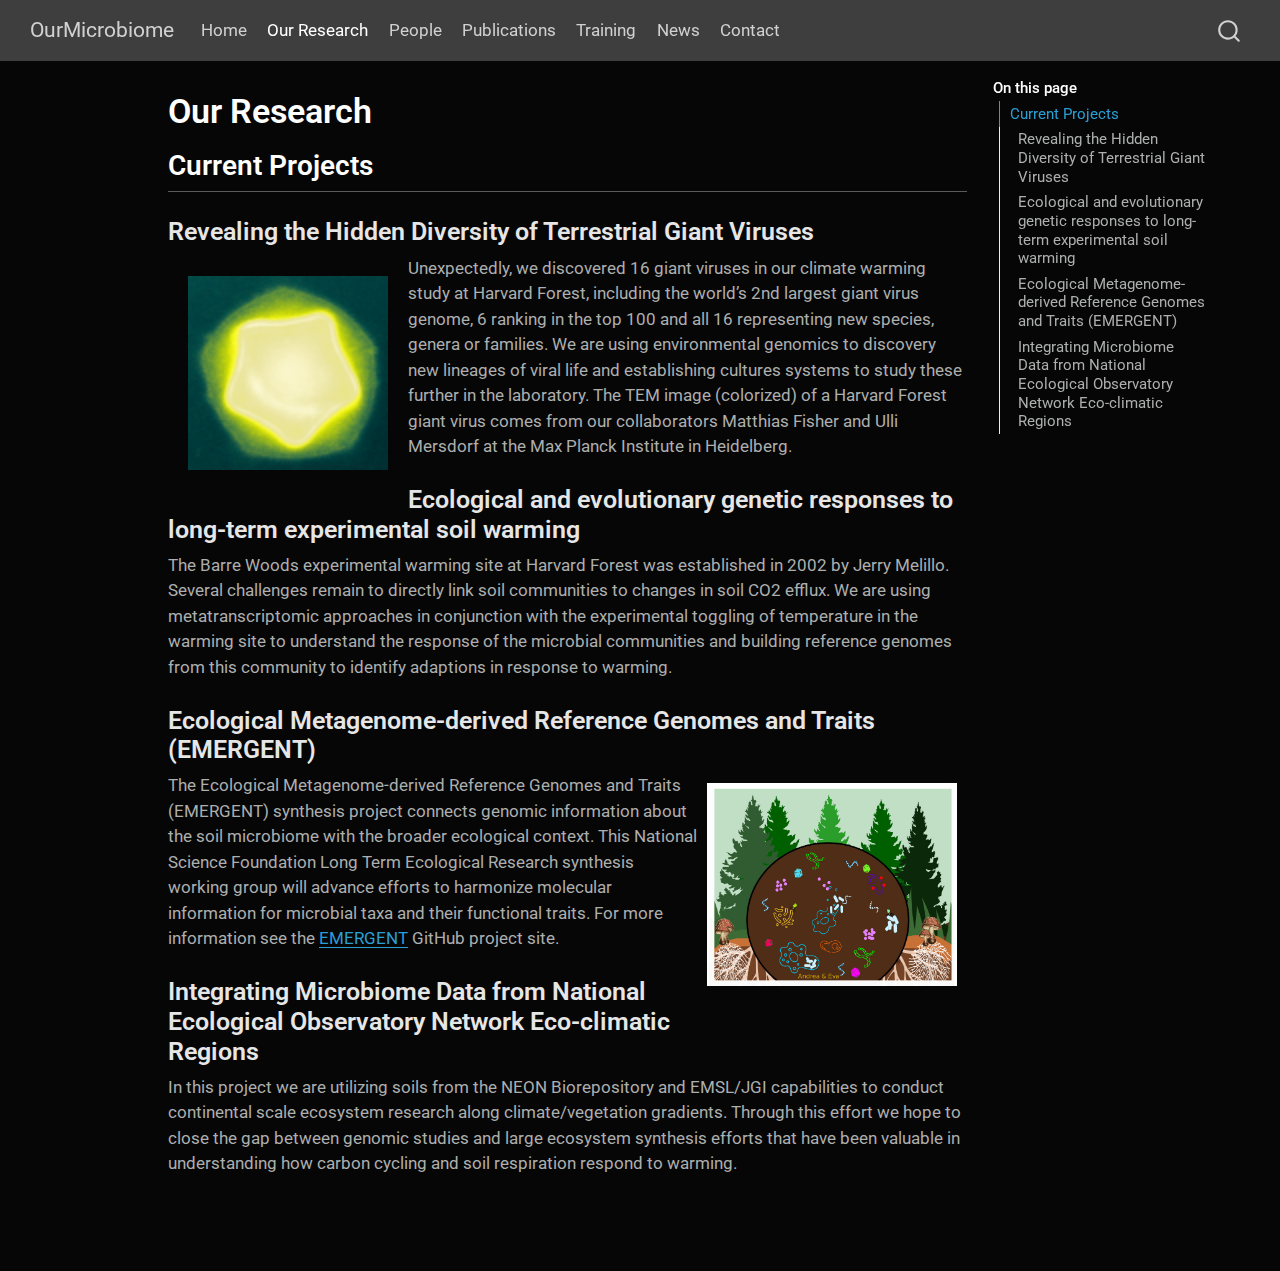
<file: docs/OurResearch.html>
<!DOCTYPE html>
<html xmlns="http://www.w3.org/1999/xhtml" lang="en" xml:lang="en"><head>

<meta charset="utf-8">
<meta name="generator" content="quarto-1.4.555">

<meta name="viewport" content="width=device-width, initial-scale=1.0, user-scalable=yes">


<title>OurMicrobiome - Our Research</title>
<style>
code{white-space: pre-wrap;}
span.smallcaps{font-variant: small-caps;}
div.columns{display: flex; gap: min(4vw, 1.5em);}
div.column{flex: auto; overflow-x: auto;}
div.hanging-indent{margin-left: 1.5em; text-indent: -1.5em;}
ul.task-list{list-style: none;}
ul.task-list li input[type="checkbox"] {
  width: 0.8em;
  margin: 0 0.8em 0.2em -1em; /* quarto-specific, see https://github.com/quarto-dev/quarto-cli/issues/4556 */ 
  vertical-align: middle;
}
</style>


<script src="site_libs/quarto-nav/quarto-nav.js"></script>
<script src="site_libs/quarto-nav/headroom.min.js"></script>
<script src="site_libs/clipboard/clipboard.min.js"></script>
<script src="site_libs/quarto-search/autocomplete.umd.js"></script>
<script src="site_libs/quarto-search/fuse.min.js"></script>
<script src="site_libs/quarto-search/quarto-search.js"></script>
<meta name="quarto:offset" content="./">
<script src="site_libs/quarto-html/quarto.js"></script>
<script src="site_libs/quarto-html/popper.min.js"></script>
<script src="site_libs/quarto-html/tippy.umd.min.js"></script>
<script src="site_libs/quarto-html/anchor.min.js"></script>
<link href="site_libs/quarto-html/tippy.css" rel="stylesheet">
<link href="site_libs/quarto-html/quarto-syntax-highlighting-dark.css" rel="stylesheet" id="quarto-text-highlighting-styles">
<script src="site_libs/bootstrap/bootstrap.min.js"></script>
<link href="site_libs/bootstrap/bootstrap-icons.css" rel="stylesheet">
<link href="site_libs/bootstrap/bootstrap.min.css" rel="stylesheet" id="quarto-bootstrap" data-mode="dark">
<script id="quarto-search-options" type="application/json">{
  "location": "navbar",
  "copy-button": false,
  "collapse-after": 3,
  "panel-placement": "end",
  "type": "overlay",
  "limit": 50,
  "keyboard-shortcut": [
    "f",
    "/",
    "s"
  ],
  "show-item-context": false,
  "language": {
    "search-no-results-text": "No results",
    "search-matching-documents-text": "matching documents",
    "search-copy-link-title": "Copy link to search",
    "search-hide-matches-text": "Hide additional matches",
    "search-more-match-text": "more match in this document",
    "search-more-matches-text": "more matches in this document",
    "search-clear-button-title": "Clear",
    "search-text-placeholder": "",
    "search-detached-cancel-button-title": "Cancel",
    "search-submit-button-title": "Submit",
    "search-label": "Search"
  }
}</script>


<link rel="stylesheet" href="styles.css">
</head>

<body class="nav-fixed">

<div id="quarto-search-results"></div>
  <header id="quarto-header" class="headroom fixed-top">
    <nav class="navbar navbar-expand-lg " data-bs-theme="dark">
      <div class="navbar-container container-fluid">
      <div class="navbar-brand-container mx-auto">
    <a class="navbar-brand" href="./index.html">
    <span class="navbar-title">OurMicrobiome</span>
    </a>
  </div>
            <div id="quarto-search" class="" title="Search"></div>
          <button class="navbar-toggler" type="button" data-bs-toggle="collapse" data-bs-target="#navbarCollapse" aria-controls="navbarCollapse" aria-expanded="false" aria-label="Toggle navigation" onclick="if (window.quartoToggleHeadroom) { window.quartoToggleHeadroom(); }">
  <span class="navbar-toggler-icon"></span>
</button>
          <div class="collapse navbar-collapse" id="navbarCollapse">
            <ul class="navbar-nav navbar-nav-scroll me-auto">
  <li class="nav-item">
    <a class="nav-link" href="./index.html"> 
<span class="menu-text">Home</span></a>
  </li>  
  <li class="nav-item">
    <a class="nav-link active" href="./OurResearch.html" aria-current="page"> 
<span class="menu-text">Our Research</span></a>
  </li>  
  <li class="nav-item">
    <a class="nav-link" href="./people.html"> 
<span class="menu-text">People</span></a>
  </li>  
  <li class="nav-item">
    <a class="nav-link" href="./publications.html"> 
<span class="menu-text">Publications</span></a>
  </li>  
  <li class="nav-item">
    <a class="nav-link" href="./training.html"> 
<span class="menu-text">Training</span></a>
  </li>  
  <li class="nav-item">
    <a class="nav-link" href="./news.html"> 
<span class="menu-text">News</span></a>
  </li>  
  <li class="nav-item">
    <a class="nav-link" href="./contact.html"> 
<span class="menu-text">Contact</span></a>
  </li>  
</ul>
          </div> <!-- /navcollapse -->
          <div class="quarto-navbar-tools">
</div>
      </div> <!-- /container-fluid -->
    </nav>
</header>
<!-- content -->
<div id="quarto-content" class="quarto-container page-columns page-rows-contents page-layout-article page-navbar">
<!-- sidebar -->
<!-- margin-sidebar -->
    <div id="quarto-margin-sidebar" class="sidebar margin-sidebar">
        <nav id="TOC" role="doc-toc" class="toc-active">
    <h2 id="toc-title">On this page</h2>
   
  <ul>
  <li><a href="#current-projects" id="toc-current-projects" class="nav-link active" data-scroll-target="#current-projects">Current Projects</a>
  <ul class="collapse">
  <li><a href="#revealing-the-hidden-diversity-of-terrestrial-giant-viruses" id="toc-revealing-the-hidden-diversity-of-terrestrial-giant-viruses" class="nav-link" data-scroll-target="#revealing-the-hidden-diversity-of-terrestrial-giant-viruses">Revealing the Hidden Diversity of Terrestrial Giant Viruses</a></li>
  <li><a href="#ecological-and-evolutionary-genetic-responses-to-long-term-experimental-soil-warming" id="toc-ecological-and-evolutionary-genetic-responses-to-long-term-experimental-soil-warming" class="nav-link" data-scroll-target="#ecological-and-evolutionary-genetic-responses-to-long-term-experimental-soil-warming">Ecological and evolutionary genetic responses to long-term experimental soil warming</a></li>
  <li><a href="#ecological-metagenome-derived-reference-genomes-and-traits-emergent" id="toc-ecological-metagenome-derived-reference-genomes-and-traits-emergent" class="nav-link" data-scroll-target="#ecological-metagenome-derived-reference-genomes-and-traits-emergent">Ecological Metagenome-derived Reference Genomes and Traits (EMERGENT)</a></li>
  <li><a href="#integrating-microbiome-data-from-national-ecological-observatory-network-eco-climatic-regions" id="toc-integrating-microbiome-data-from-national-ecological-observatory-network-eco-climatic-regions" class="nav-link" data-scroll-target="#integrating-microbiome-data-from-national-ecological-observatory-network-eco-climatic-regions">Integrating Microbiome Data from National Ecological Observatory Network Eco-climatic Regions</a></li>
  </ul></li>
  </ul>
</nav>
    </div>
<!-- main -->
<main class="content" id="quarto-document-content">

<header id="title-block-header" class="quarto-title-block default">
<div class="quarto-title">
<h1 class="title">Our Research</h1>
</div>



<div class="quarto-title-meta">

    
  
    
  </div>
  


</header>


<section id="current-projects" class="level2">
<h2 class="anchored" data-anchor-id="current-projects">Current Projects</h2>
<section id="revealing-the-hidden-diversity-of-terrestrial-giant-viruses" class="level3">
<h3 class="anchored" data-anchor-id="revealing-the-hidden-diversity-of-terrestrial-giant-viruses">Revealing the Hidden Diversity of Terrestrial Giant Viruses</h3>
<div>
<div style="float: left; position: relative; top: 0px; padding: 20px;">
<p><img src="images/giant_virus.png" class="img-fluid" width="200"></p>
</div>
<p>Unexpectedly, we discovered 16 giant viruses in our climate warming study at Harvard Forest, including the world’s 2nd largest giant virus genome, 6 ranking in the top 100 and all 16 representing new species, genera or families. We are using environmental genomics to discovery new lineages of viral life and establishing cultures systems to study these further in the laboratory. The TEM image (colorized) of a Harvard Forest giant virus comes from our collaborators Matthias Fisher and Ulli Mersdorf at the Max Planck Institute in Heidelberg.</p>
</div></section>
<section id="ecological-and-evolutionary-genetic-responses-to-long-term-experimental-soil-warming" class="level3">
<h3 class="anchored" data-anchor-id="ecological-and-evolutionary-genetic-responses-to-long-term-experimental-soil-warming">Ecological and evolutionary genetic responses to long-term experimental soil warming</h3>
<p>The Barre Woods experimental warming site at Harvard Forest was established in 2002 by Jerry Melillo. Several challenges remain to directly link soil communities to changes in soil CO2 efflux. We are using metatranscriptomic approaches in conjunction with the experimental toggling of temperature in the warming site to understand the response of the microbial communities and building reference genomes from this community to identify adaptions in response to warming.</p>
</section>
<section id="ecological-metagenome-derived-reference-genomes-and-traits-emergent" class="level3">
<h3 class="anchored" data-anchor-id="ecological-metagenome-derived-reference-genomes-and-traits-emergent">Ecological Metagenome-derived Reference Genomes and Traits (EMERGENT)</h3>
<div>
<div style="float: right; position: relative; top: 0px; padding: 10px;">
<p><img src="images/soil_emergent.jpg" class="img-fluid" width="250"></p>
</div>
<p>The Ecological Metagenome-derived Reference Genomes and Traits (EMERGENT) synthesis project connects genomic information about the soil microbiome with the broader ecological context. This National Science Foundation Long Term Ecological Research synthesis working group will advance efforts to harmonize molecular information for microbial taxa and their functional traits. For more information see the <a href="https://lter.github.io/lterwg-emergent-website/">EMERGENT</a> GitHub project site.</p>
</div></section>
<section id="integrating-microbiome-data-from-national-ecological-observatory-network-eco-climatic-regions" class="level3">
<h3 class="anchored" data-anchor-id="integrating-microbiome-data-from-national-ecological-observatory-network-eco-climatic-regions">Integrating Microbiome Data from National Ecological Observatory Network Eco-climatic Regions</h3>
<p>In this project we are utilizing soils from the NEON Biorepository and EMSL/JGI capabilities to conduct continental scale ecosystem research along climate/vegetation gradients. Through this effort we hope to close the gap between genomic studies and large ecosystem synthesis efforts that have been valuable in understanding how carbon cycling and soil respiration respond to warming.</p>


</section>
</section>

</main> <!-- /main -->
<script id="quarto-html-after-body" type="application/javascript">
window.document.addEventListener("DOMContentLoaded", function (event) {
  const toggleBodyColorMode = (bsSheetEl) => {
    const mode = bsSheetEl.getAttribute("data-mode");
    const bodyEl = window.document.querySelector("body");
    if (mode === "dark") {
      bodyEl.classList.add("quarto-dark");
      bodyEl.classList.remove("quarto-light");
    } else {
      bodyEl.classList.add("quarto-light");
      bodyEl.classList.remove("quarto-dark");
    }
  }
  const toggleBodyColorPrimary = () => {
    const bsSheetEl = window.document.querySelector("link#quarto-bootstrap");
    if (bsSheetEl) {
      toggleBodyColorMode(bsSheetEl);
    }
  }
  toggleBodyColorPrimary();  
  const icon = "";
  const anchorJS = new window.AnchorJS();
  anchorJS.options = {
    placement: 'right',
    icon: icon
  };
  anchorJS.add('.anchored');
  const isCodeAnnotation = (el) => {
    for (const clz of el.classList) {
      if (clz.startsWith('code-annotation-')) {                     
        return true;
      }
    }
    return false;
  }
  const clipboard = new window.ClipboardJS('.code-copy-button', {
    text: function(trigger) {
      const codeEl = trigger.previousElementSibling.cloneNode(true);
      for (const childEl of codeEl.children) {
        if (isCodeAnnotation(childEl)) {
          childEl.remove();
        }
      }
      return codeEl.innerText;
    }
  });
  clipboard.on('success', function(e) {
    // button target
    const button = e.trigger;
    // don't keep focus
    button.blur();
    // flash "checked"
    button.classList.add('code-copy-button-checked');
    var currentTitle = button.getAttribute("title");
    button.setAttribute("title", "Copied!");
    let tooltip;
    if (window.bootstrap) {
      button.setAttribute("data-bs-toggle", "tooltip");
      button.setAttribute("data-bs-placement", "left");
      button.setAttribute("data-bs-title", "Copied!");
      tooltip = new bootstrap.Tooltip(button, 
        { trigger: "manual", 
          customClass: "code-copy-button-tooltip",
          offset: [0, -8]});
      tooltip.show();    
    }
    setTimeout(function() {
      if (tooltip) {
        tooltip.hide();
        button.removeAttribute("data-bs-title");
        button.removeAttribute("data-bs-toggle");
        button.removeAttribute("data-bs-placement");
      }
      button.setAttribute("title", currentTitle);
      button.classList.remove('code-copy-button-checked');
    }, 1000);
    // clear code selection
    e.clearSelection();
  });
    var localhostRegex = new RegExp(/^(?:http|https):\/\/localhost\:?[0-9]*\//);
    var mailtoRegex = new RegExp(/^mailto:/);
      var filterRegex = new RegExp('/' + window.location.host + '/');
    var isInternal = (href) => {
        return filterRegex.test(href) || localhostRegex.test(href) || mailtoRegex.test(href);
    }
    // Inspect non-navigation links and adorn them if external
 	var links = window.document.querySelectorAll('a[href]:not(.nav-link):not(.navbar-brand):not(.toc-action):not(.sidebar-link):not(.sidebar-item-toggle):not(.pagination-link):not(.no-external):not([aria-hidden]):not(.dropdown-item):not(.quarto-navigation-tool)');
    for (var i=0; i<links.length; i++) {
      const link = links[i];
      if (!isInternal(link.href)) {
        // undo the damage that might have been done by quarto-nav.js in the case of
        // links that we want to consider external
        if (link.dataset.originalHref !== undefined) {
          link.href = link.dataset.originalHref;
        }
      }
    }
  function tippyHover(el, contentFn, onTriggerFn, onUntriggerFn) {
    const config = {
      allowHTML: true,
      maxWidth: 500,
      delay: 100,
      arrow: false,
      appendTo: function(el) {
          return el.parentElement;
      },
      interactive: true,
      interactiveBorder: 10,
      theme: 'quarto',
      placement: 'bottom-start',
    };
    if (contentFn) {
      config.content = contentFn;
    }
    if (onTriggerFn) {
      config.onTrigger = onTriggerFn;
    }
    if (onUntriggerFn) {
      config.onUntrigger = onUntriggerFn;
    }
    window.tippy(el, config); 
  }
  const noterefs = window.document.querySelectorAll('a[role="doc-noteref"]');
  for (var i=0; i<noterefs.length; i++) {
    const ref = noterefs[i];
    tippyHover(ref, function() {
      // use id or data attribute instead here
      let href = ref.getAttribute('data-footnote-href') || ref.getAttribute('href');
      try { href = new URL(href).hash; } catch {}
      const id = href.replace(/^#\/?/, "");
      const note = window.document.getElementById(id);
      if (note) {
        return note.innerHTML;
      } else {
        return "";
      }
    });
  }
  const xrefs = window.document.querySelectorAll('a.quarto-xref');
  const processXRef = (id, note) => {
    // Strip column container classes
    const stripColumnClz = (el) => {
      el.classList.remove("page-full", "page-columns");
      if (el.children) {
        for (const child of el.children) {
          stripColumnClz(child);
        }
      }
    }
    stripColumnClz(note)
    if (id === null || id.startsWith('sec-')) {
      // Special case sections, only their first couple elements
      const container = document.createElement("div");
      if (note.children && note.children.length > 2) {
        container.appendChild(note.children[0].cloneNode(true));
        for (let i = 1; i < note.children.length; i++) {
          const child = note.children[i];
          if (child.tagName === "P" && child.innerText === "") {
            continue;
          } else {
            container.appendChild(child.cloneNode(true));
            break;
          }
        }
        if (window.Quarto?.typesetMath) {
          window.Quarto.typesetMath(container);
        }
        return container.innerHTML
      } else {
        if (window.Quarto?.typesetMath) {
          window.Quarto.typesetMath(note);
        }
        return note.innerHTML;
      }
    } else {
      // Remove any anchor links if they are present
      const anchorLink = note.querySelector('a.anchorjs-link');
      if (anchorLink) {
        anchorLink.remove();
      }
      if (window.Quarto?.typesetMath) {
        window.Quarto.typesetMath(note);
      }
      // TODO in 1.5, we should make sure this works without a callout special case
      if (note.classList.contains("callout")) {
        return note.outerHTML;
      } else {
        return note.innerHTML;
      }
    }
  }
  for (var i=0; i<xrefs.length; i++) {
    const xref = xrefs[i];
    tippyHover(xref, undefined, function(instance) {
      instance.disable();
      let url = xref.getAttribute('href');
      let hash = undefined; 
      if (url.startsWith('#')) {
        hash = url;
      } else {
        try { hash = new URL(url).hash; } catch {}
      }
      if (hash) {
        const id = hash.replace(/^#\/?/, "");
        const note = window.document.getElementById(id);
        if (note !== null) {
          try {
            const html = processXRef(id, note.cloneNode(true));
            instance.setContent(html);
          } finally {
            instance.enable();
            instance.show();
          }
        } else {
          // See if we can fetch this
          fetch(url.split('#')[0])
          .then(res => res.text())
          .then(html => {
            const parser = new DOMParser();
            const htmlDoc = parser.parseFromString(html, "text/html");
            const note = htmlDoc.getElementById(id);
            if (note !== null) {
              const html = processXRef(id, note);
              instance.setContent(html);
            } 
          }).finally(() => {
            instance.enable();
            instance.show();
          });
        }
      } else {
        // See if we can fetch a full url (with no hash to target)
        // This is a special case and we should probably do some content thinning / targeting
        fetch(url)
        .then(res => res.text())
        .then(html => {
          const parser = new DOMParser();
          const htmlDoc = parser.parseFromString(html, "text/html");
          const note = htmlDoc.querySelector('main.content');
          if (note !== null) {
            // This should only happen for chapter cross references
            // (since there is no id in the URL)
            // remove the first header
            if (note.children.length > 0 && note.children[0].tagName === "HEADER") {
              note.children[0].remove();
            }
            const html = processXRef(null, note);
            instance.setContent(html);
          } 
        }).finally(() => {
          instance.enable();
          instance.show();
        });
      }
    }, function(instance) {
    });
  }
      let selectedAnnoteEl;
      const selectorForAnnotation = ( cell, annotation) => {
        let cellAttr = 'data-code-cell="' + cell + '"';
        let lineAttr = 'data-code-annotation="' +  annotation + '"';
        const selector = 'span[' + cellAttr + '][' + lineAttr + ']';
        return selector;
      }
      const selectCodeLines = (annoteEl) => {
        const doc = window.document;
        const targetCell = annoteEl.getAttribute("data-target-cell");
        const targetAnnotation = annoteEl.getAttribute("data-target-annotation");
        const annoteSpan = window.document.querySelector(selectorForAnnotation(targetCell, targetAnnotation));
        const lines = annoteSpan.getAttribute("data-code-lines").split(",");
        const lineIds = lines.map((line) => {
          return targetCell + "-" + line;
        })
        let top = null;
        let height = null;
        let parent = null;
        if (lineIds.length > 0) {
            //compute the position of the single el (top and bottom and make a div)
            const el = window.document.getElementById(lineIds[0]);
            top = el.offsetTop;
            height = el.offsetHeight;
            parent = el.parentElement.parentElement;
          if (lineIds.length > 1) {
            const lastEl = window.document.getElementById(lineIds[lineIds.length - 1]);
            const bottom = lastEl.offsetTop + lastEl.offsetHeight;
            height = bottom - top;
          }
          if (top !== null && height !== null && parent !== null) {
            // cook up a div (if necessary) and position it 
            let div = window.document.getElementById("code-annotation-line-highlight");
            if (div === null) {
              div = window.document.createElement("div");
              div.setAttribute("id", "code-annotation-line-highlight");
              div.style.position = 'absolute';
              parent.appendChild(div);
            }
            div.style.top = top - 2 + "px";
            div.style.height = height + 4 + "px";
            div.style.left = 0;
            let gutterDiv = window.document.getElementById("code-annotation-line-highlight-gutter");
            if (gutterDiv === null) {
              gutterDiv = window.document.createElement("div");
              gutterDiv.setAttribute("id", "code-annotation-line-highlight-gutter");
              gutterDiv.style.position = 'absolute';
              const codeCell = window.document.getElementById(targetCell);
              const gutter = codeCell.querySelector('.code-annotation-gutter');
              gutter.appendChild(gutterDiv);
            }
            gutterDiv.style.top = top - 2 + "px";
            gutterDiv.style.height = height + 4 + "px";
          }
          selectedAnnoteEl = annoteEl;
        }
      };
      const unselectCodeLines = () => {
        const elementsIds = ["code-annotation-line-highlight", "code-annotation-line-highlight-gutter"];
        elementsIds.forEach((elId) => {
          const div = window.document.getElementById(elId);
          if (div) {
            div.remove();
          }
        });
        selectedAnnoteEl = undefined;
      };
        // Handle positioning of the toggle
    window.addEventListener(
      "resize",
      throttle(() => {
        elRect = undefined;
        if (selectedAnnoteEl) {
          selectCodeLines(selectedAnnoteEl);
        }
      }, 10)
    );
    function throttle(fn, ms) {
    let throttle = false;
    let timer;
      return (...args) => {
        if(!throttle) { // first call gets through
            fn.apply(this, args);
            throttle = true;
        } else { // all the others get throttled
            if(timer) clearTimeout(timer); // cancel #2
            timer = setTimeout(() => {
              fn.apply(this, args);
              timer = throttle = false;
            }, ms);
        }
      };
    }
      // Attach click handler to the DT
      const annoteDls = window.document.querySelectorAll('dt[data-target-cell]');
      for (const annoteDlNode of annoteDls) {
        annoteDlNode.addEventListener('click', (event) => {
          const clickedEl = event.target;
          if (clickedEl !== selectedAnnoteEl) {
            unselectCodeLines();
            const activeEl = window.document.querySelector('dt[data-target-cell].code-annotation-active');
            if (activeEl) {
              activeEl.classList.remove('code-annotation-active');
            }
            selectCodeLines(clickedEl);
            clickedEl.classList.add('code-annotation-active');
          } else {
            // Unselect the line
            unselectCodeLines();
            clickedEl.classList.remove('code-annotation-active');
          }
        });
      }
  const findCites = (el) => {
    const parentEl = el.parentElement;
    if (parentEl) {
      const cites = parentEl.dataset.cites;
      if (cites) {
        return {
          el,
          cites: cites.split(' ')
        };
      } else {
        return findCites(el.parentElement)
      }
    } else {
      return undefined;
    }
  };
  var bibliorefs = window.document.querySelectorAll('a[role="doc-biblioref"]');
  for (var i=0; i<bibliorefs.length; i++) {
    const ref = bibliorefs[i];
    const citeInfo = findCites(ref);
    if (citeInfo) {
      tippyHover(citeInfo.el, function() {
        var popup = window.document.createElement('div');
        citeInfo.cites.forEach(function(cite) {
          var citeDiv = window.document.createElement('div');
          citeDiv.classList.add('hanging-indent');
          citeDiv.classList.add('csl-entry');
          var biblioDiv = window.document.getElementById('ref-' + cite);
          if (biblioDiv) {
            citeDiv.innerHTML = biblioDiv.innerHTML;
          }
          popup.appendChild(citeDiv);
        });
        return popup.innerHTML;
      });
    }
  }
});
</script>
</div> <!-- /content -->




</body></html>
</file>
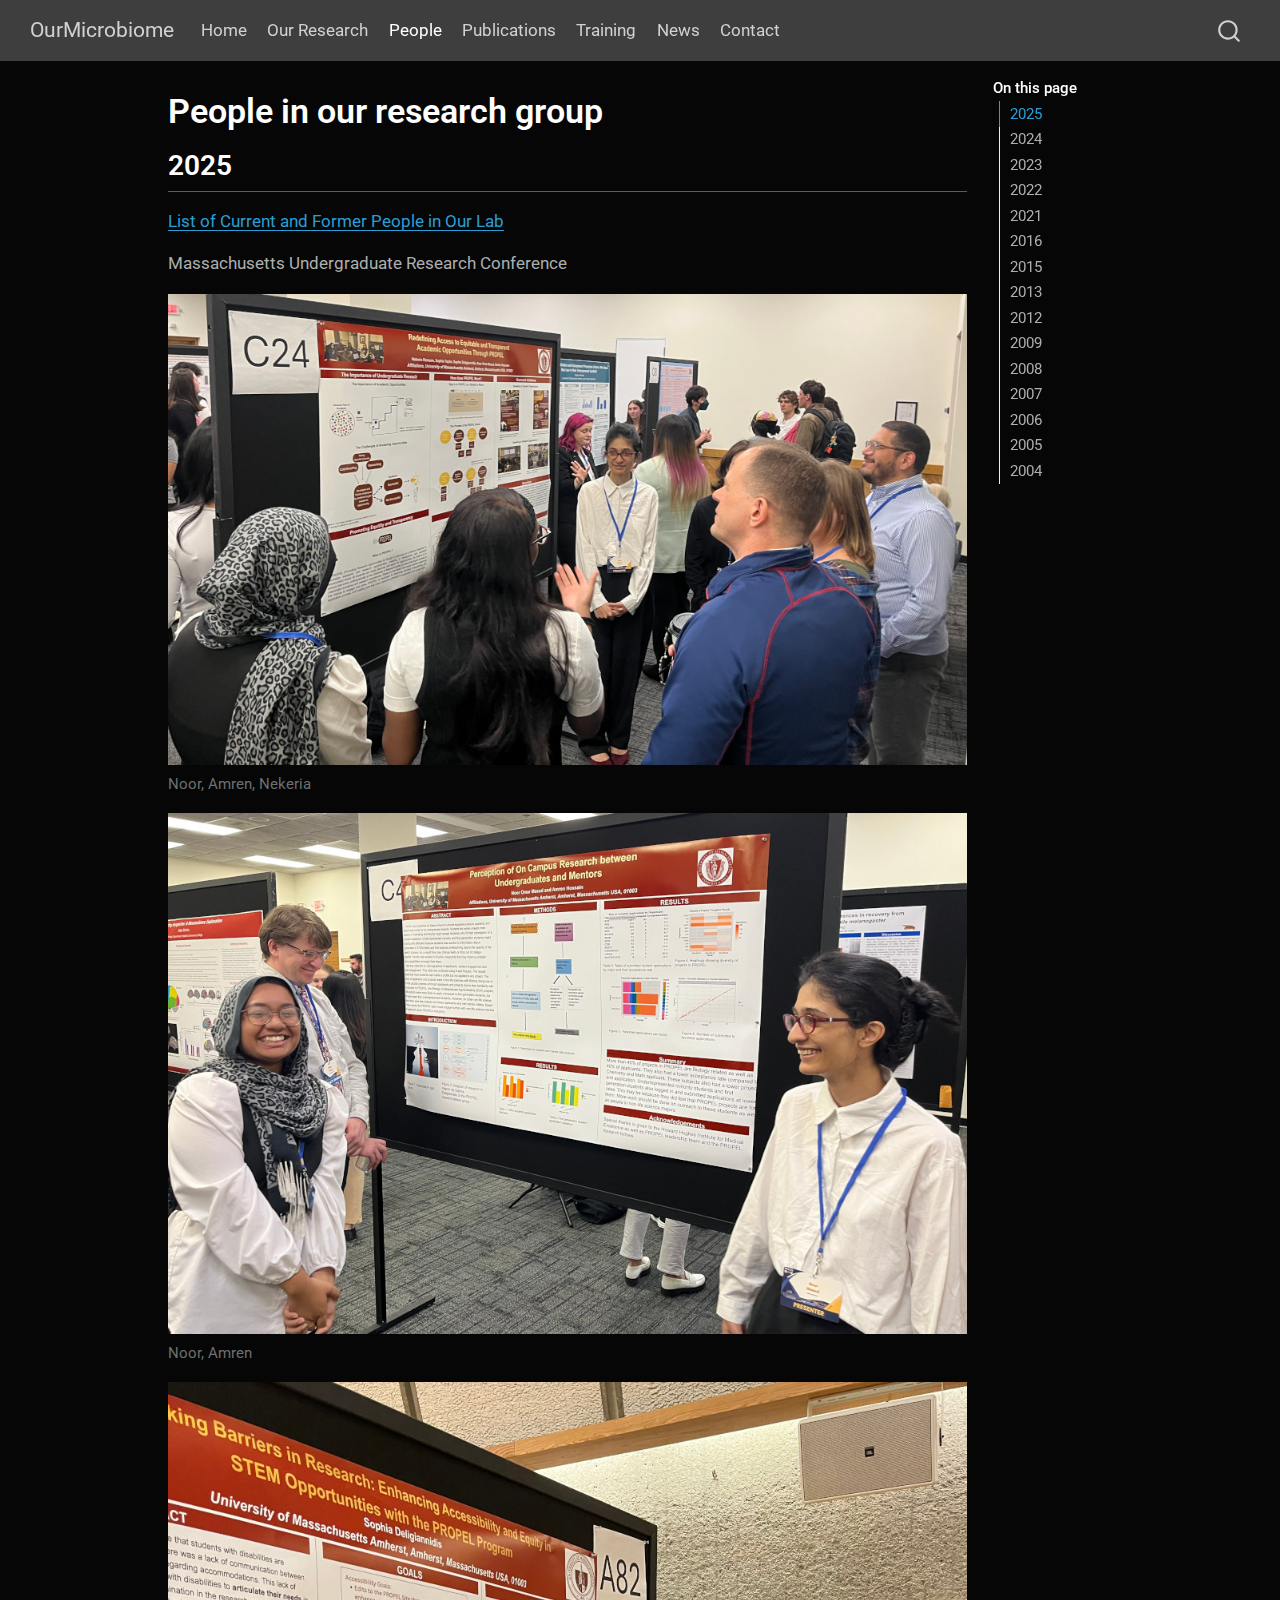
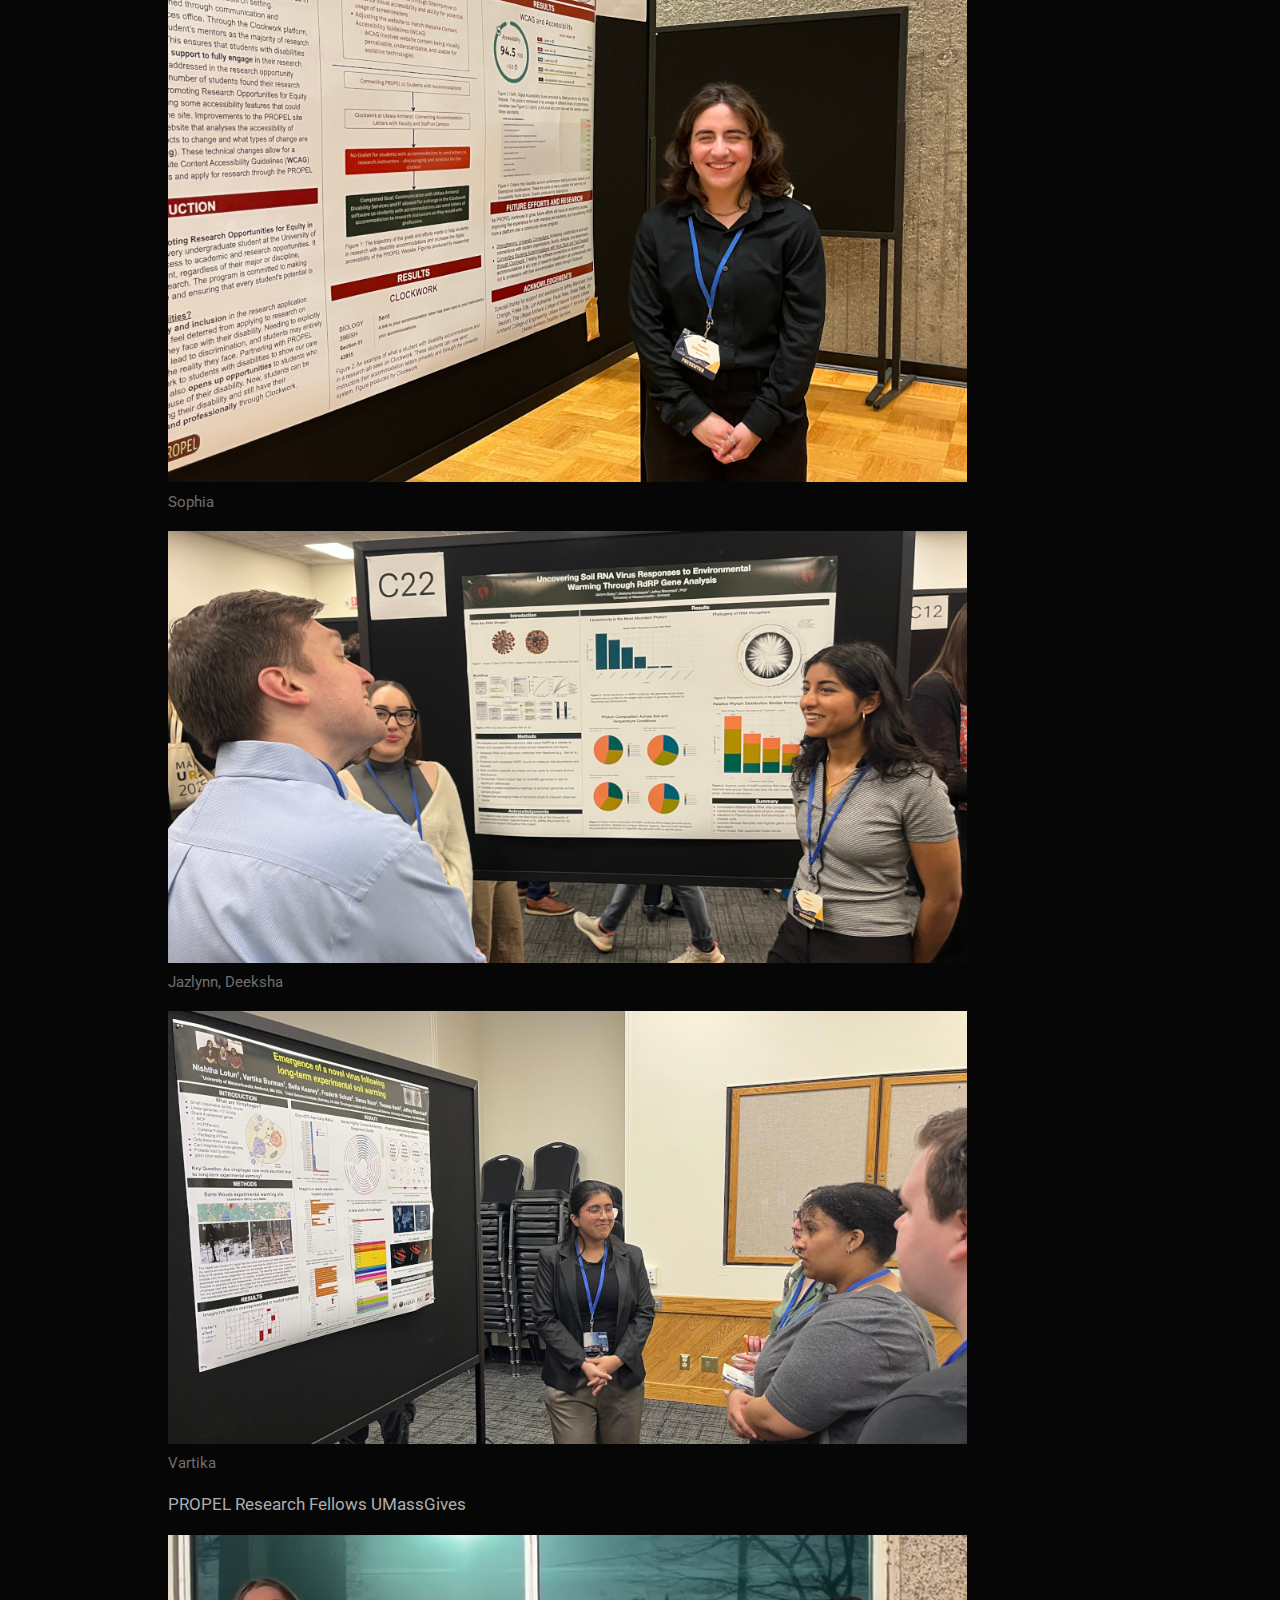
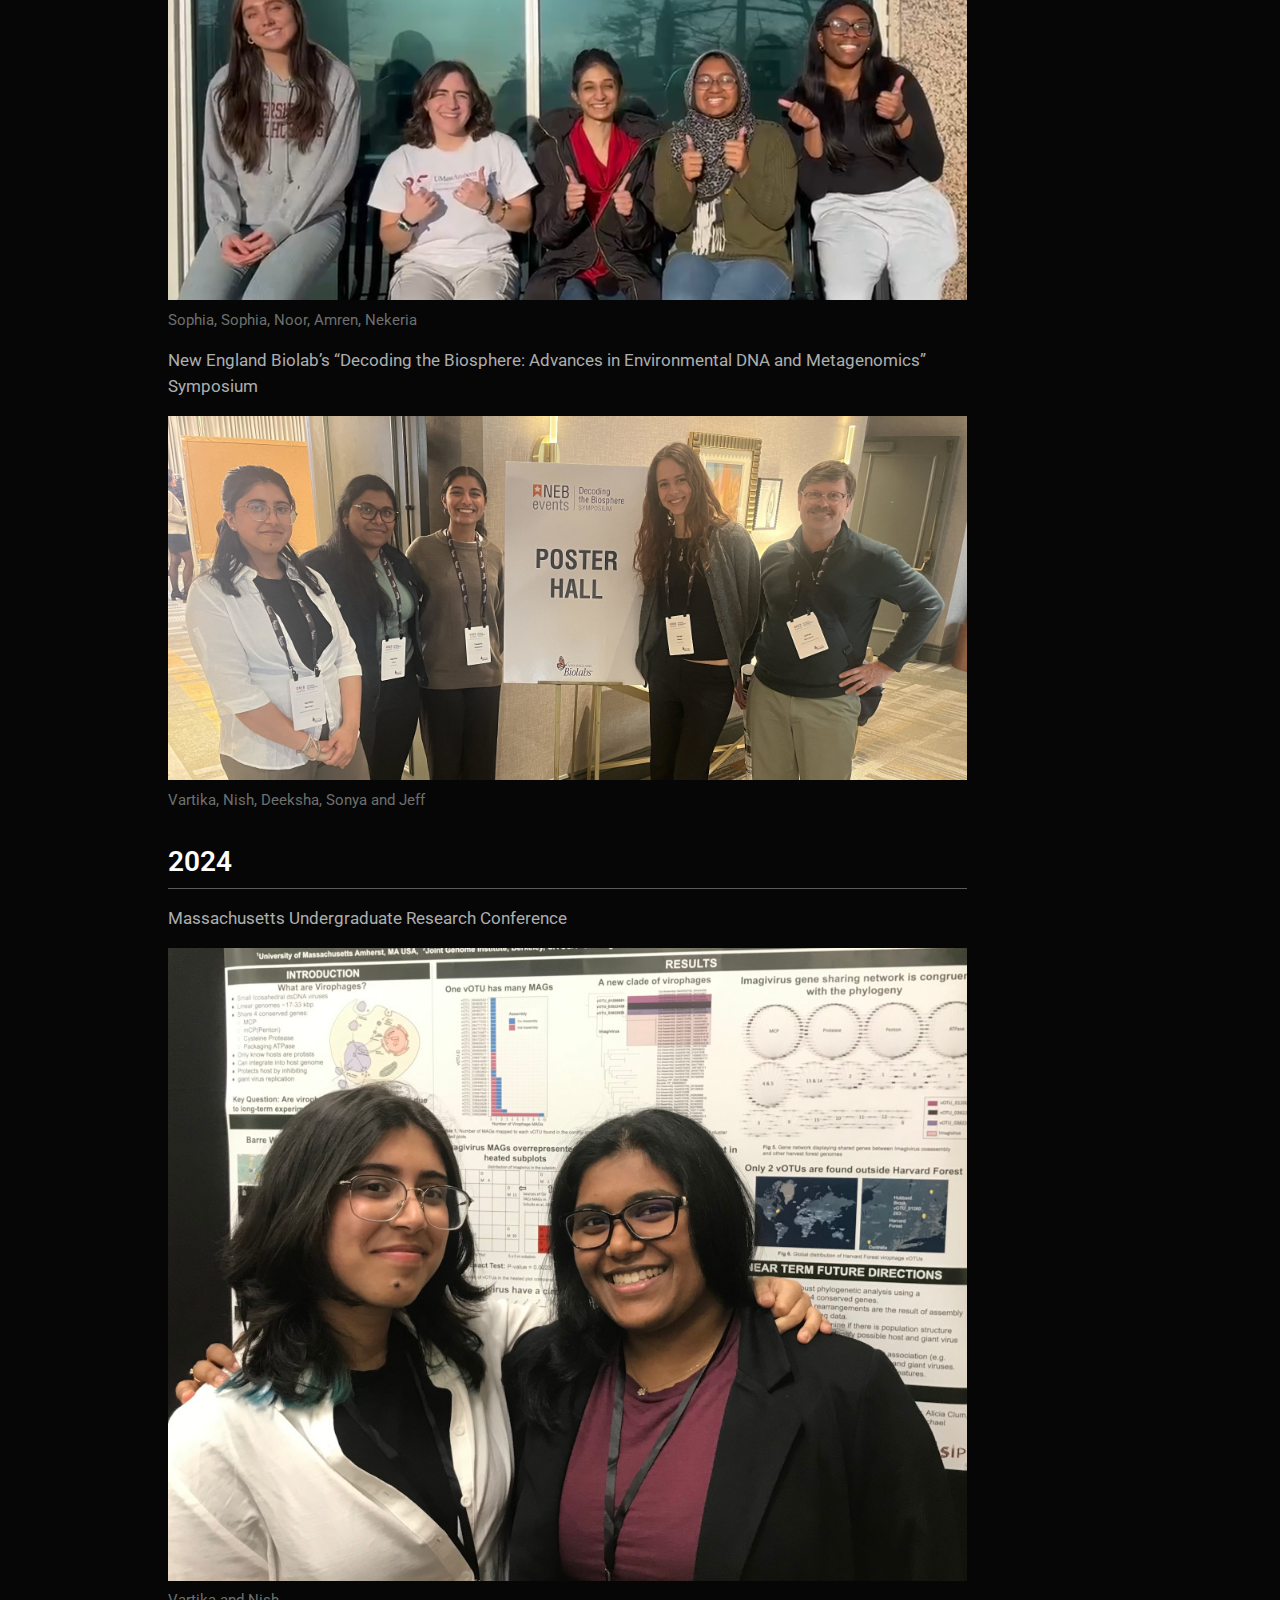
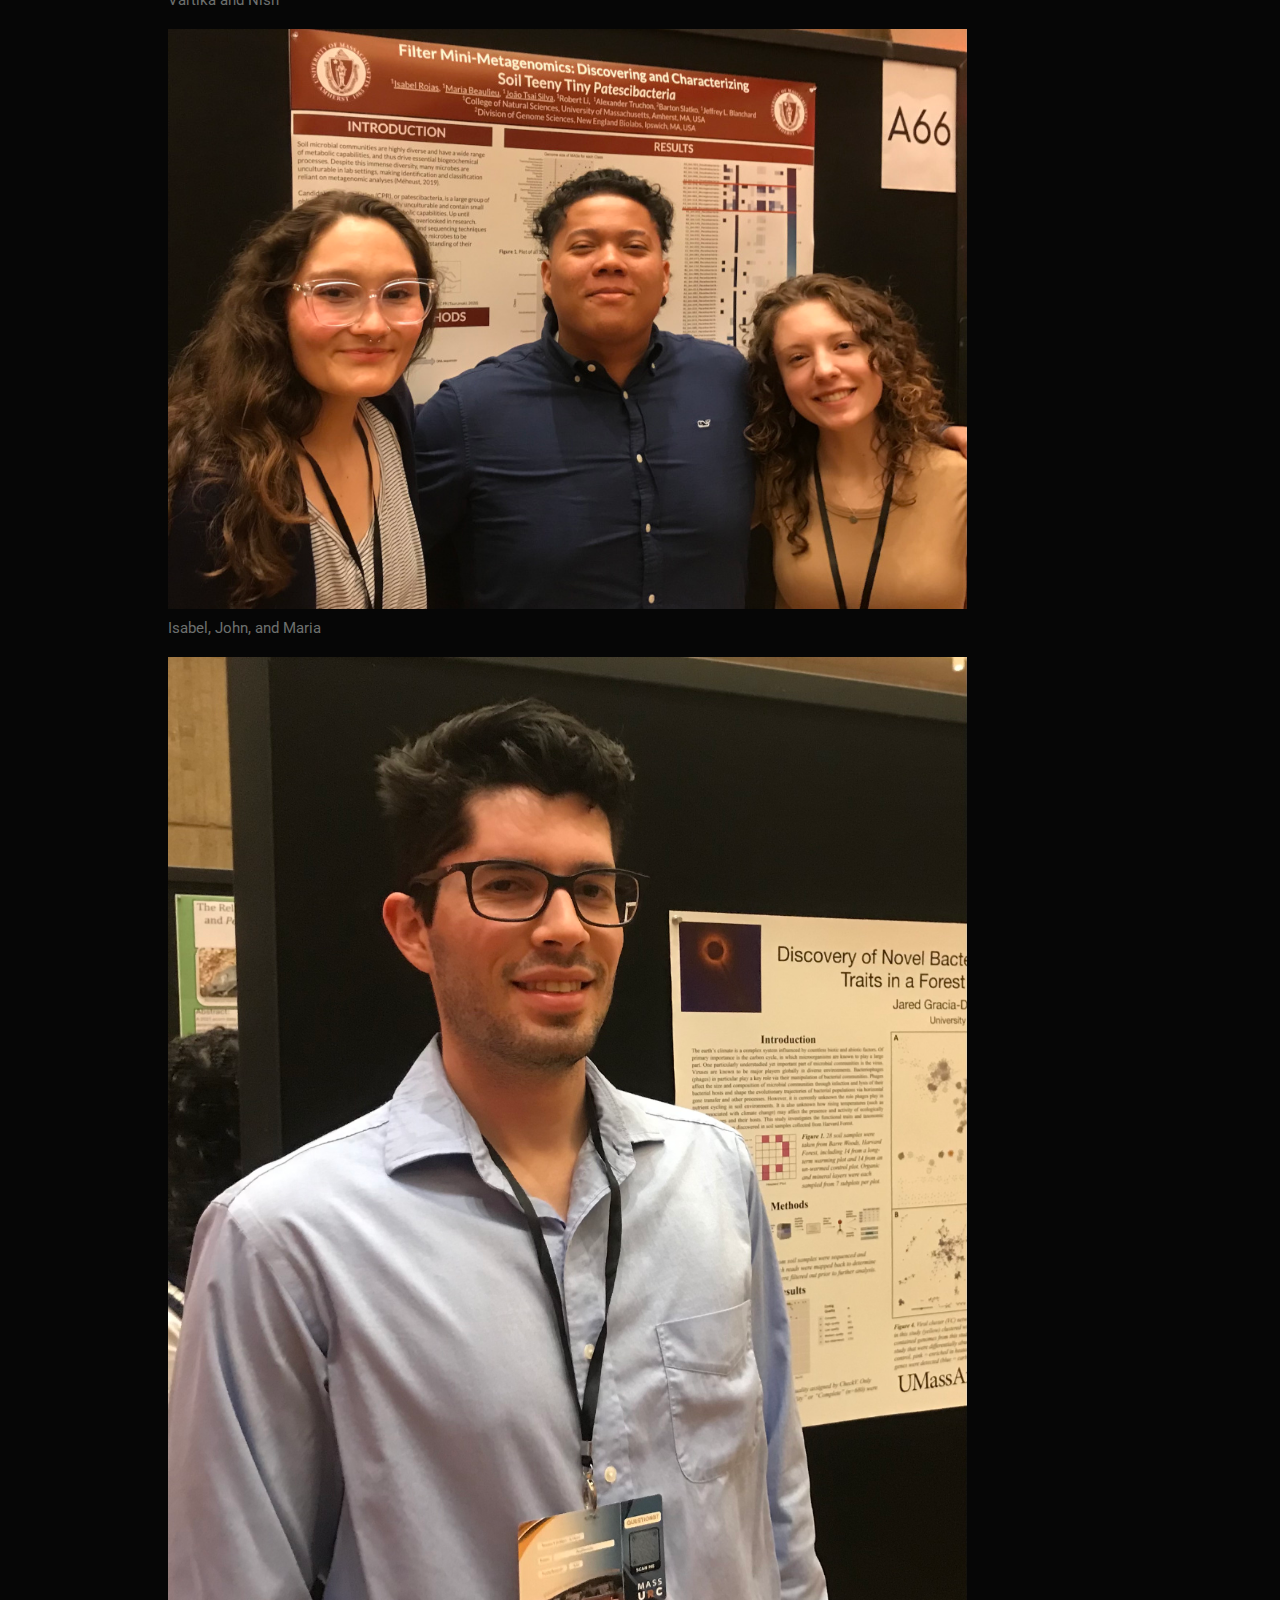
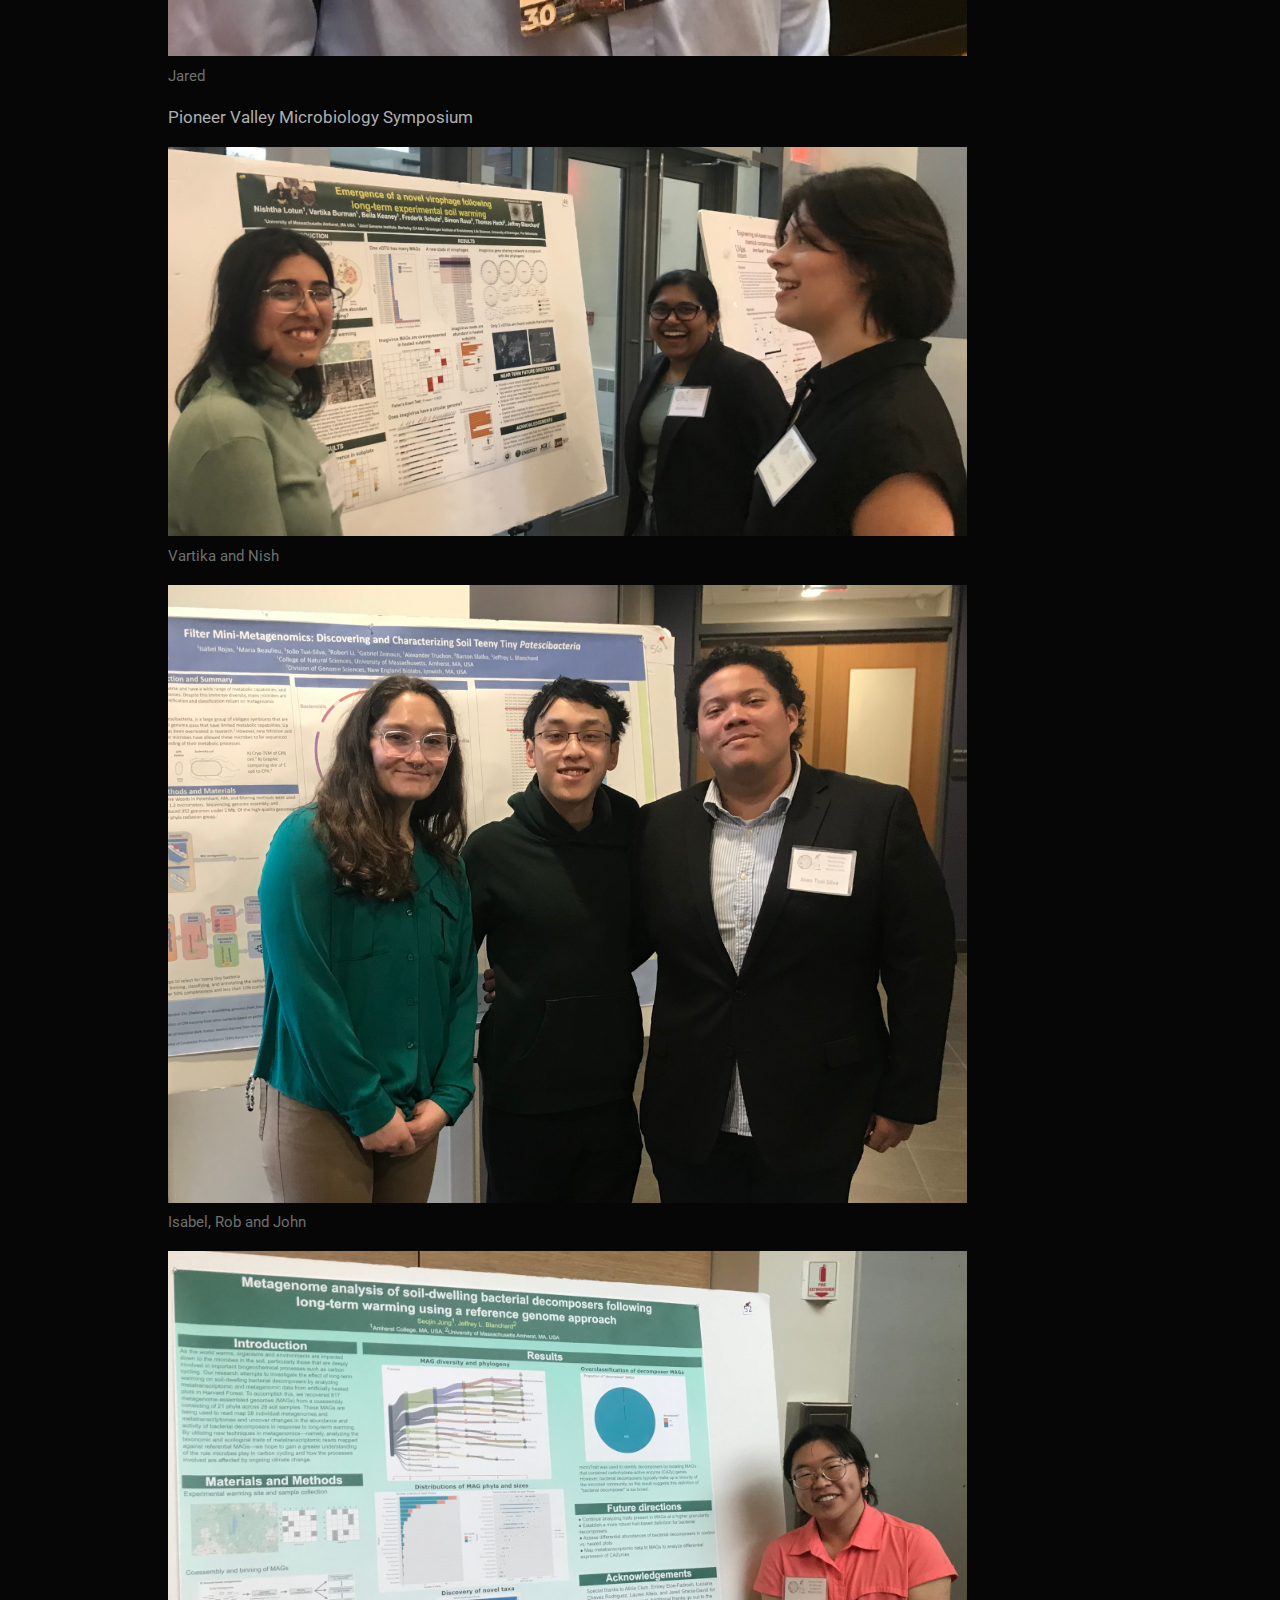
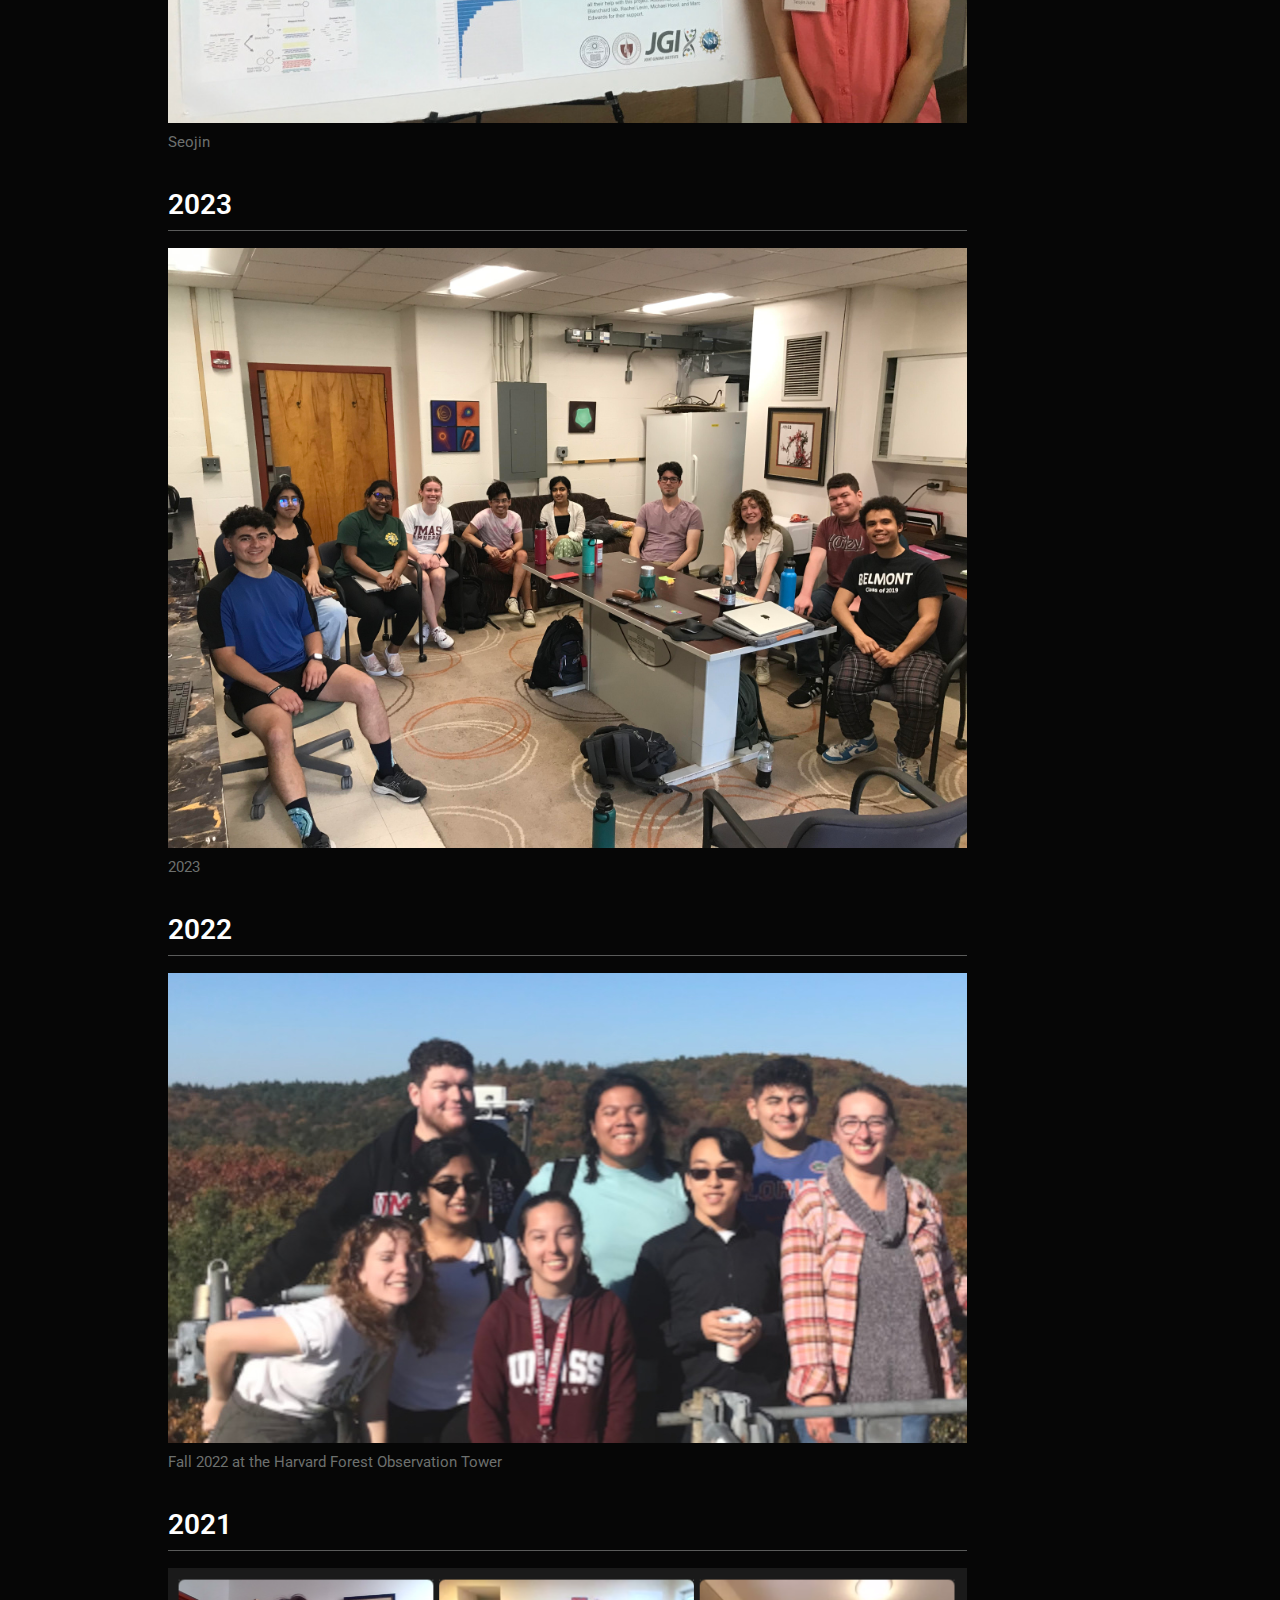
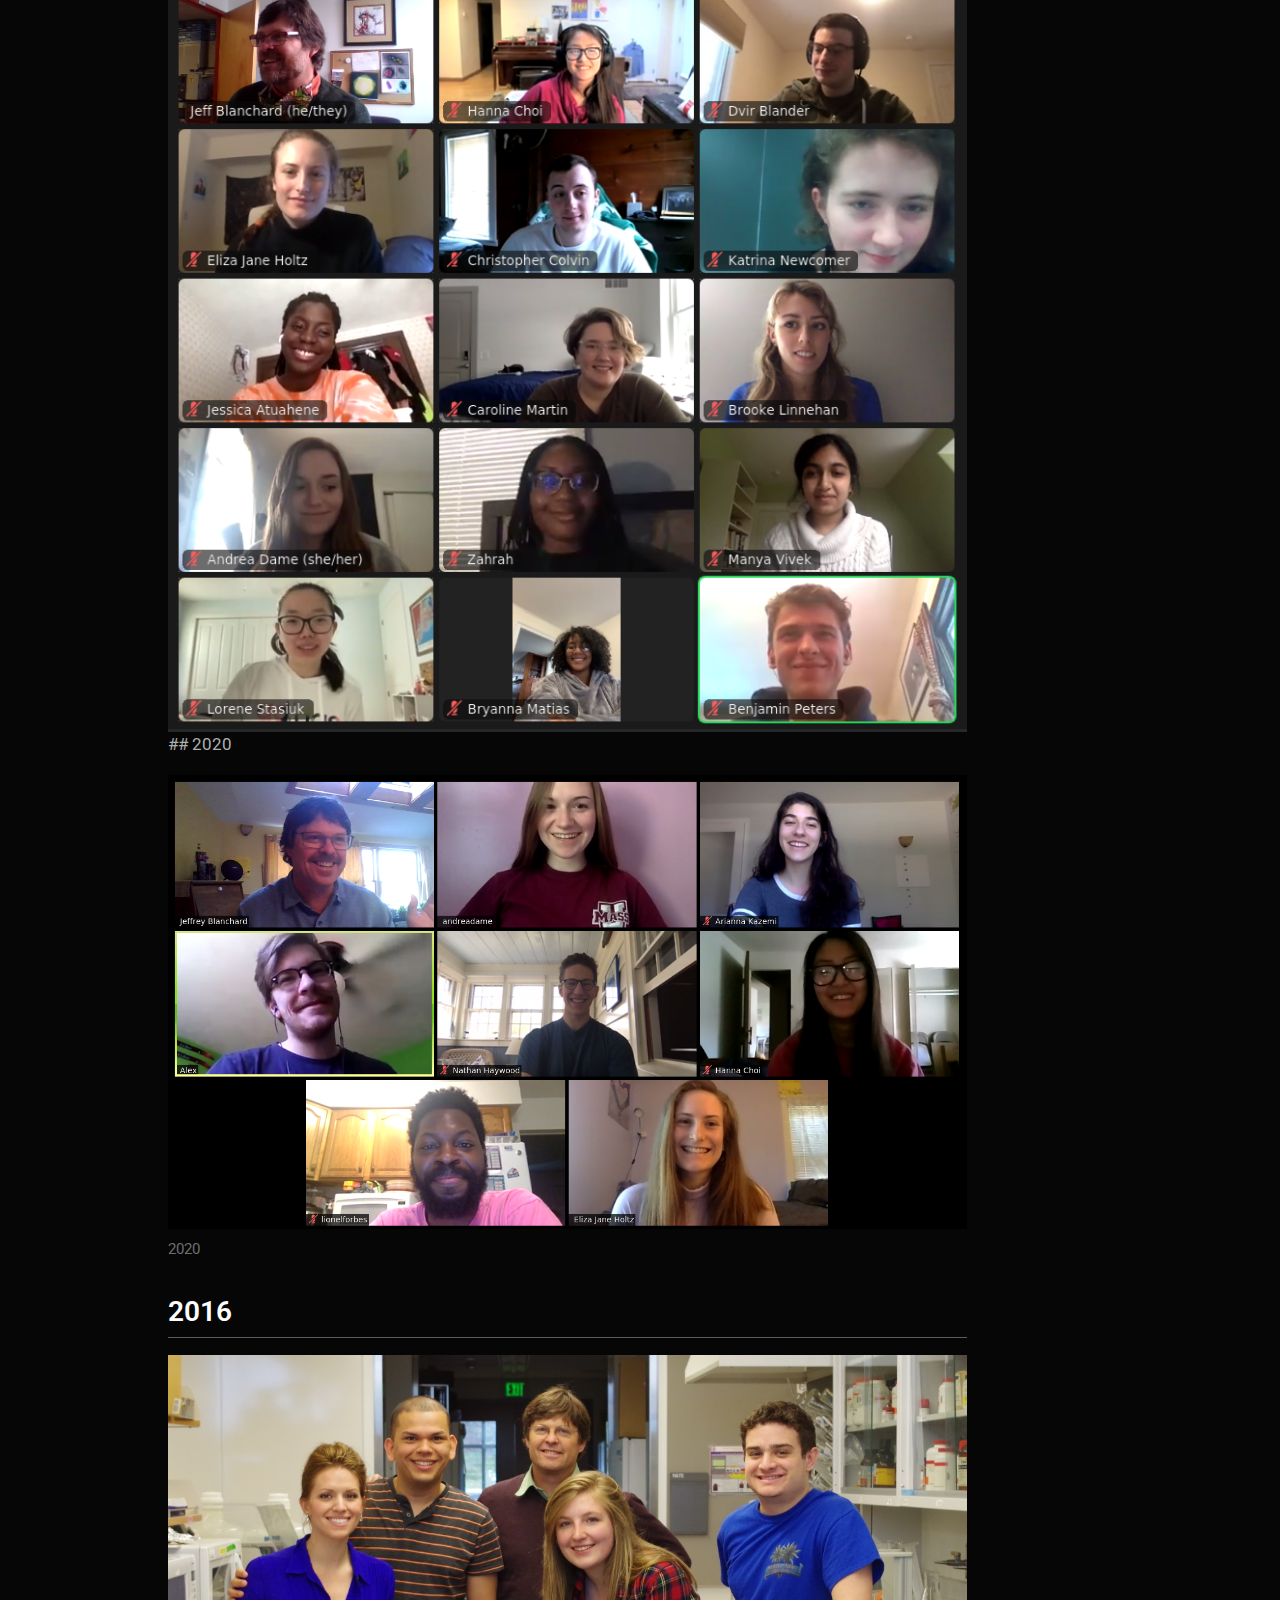
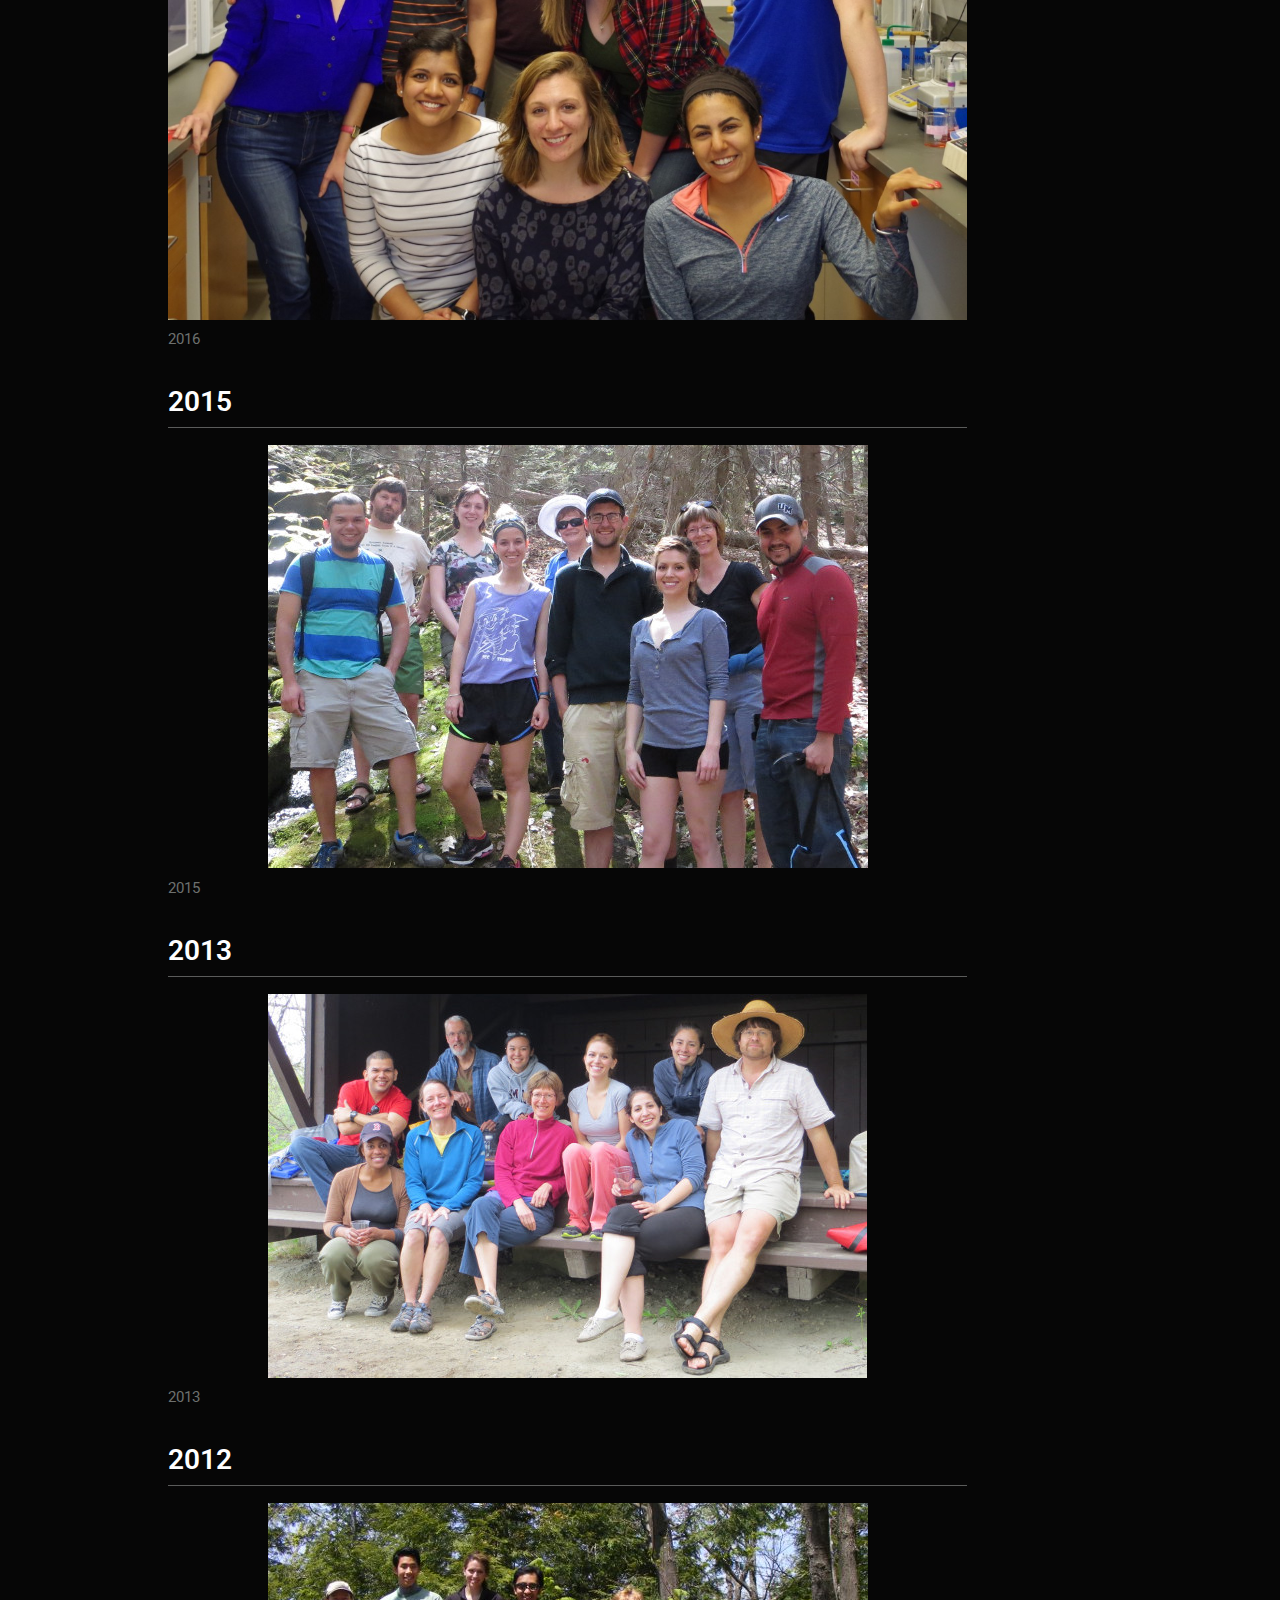
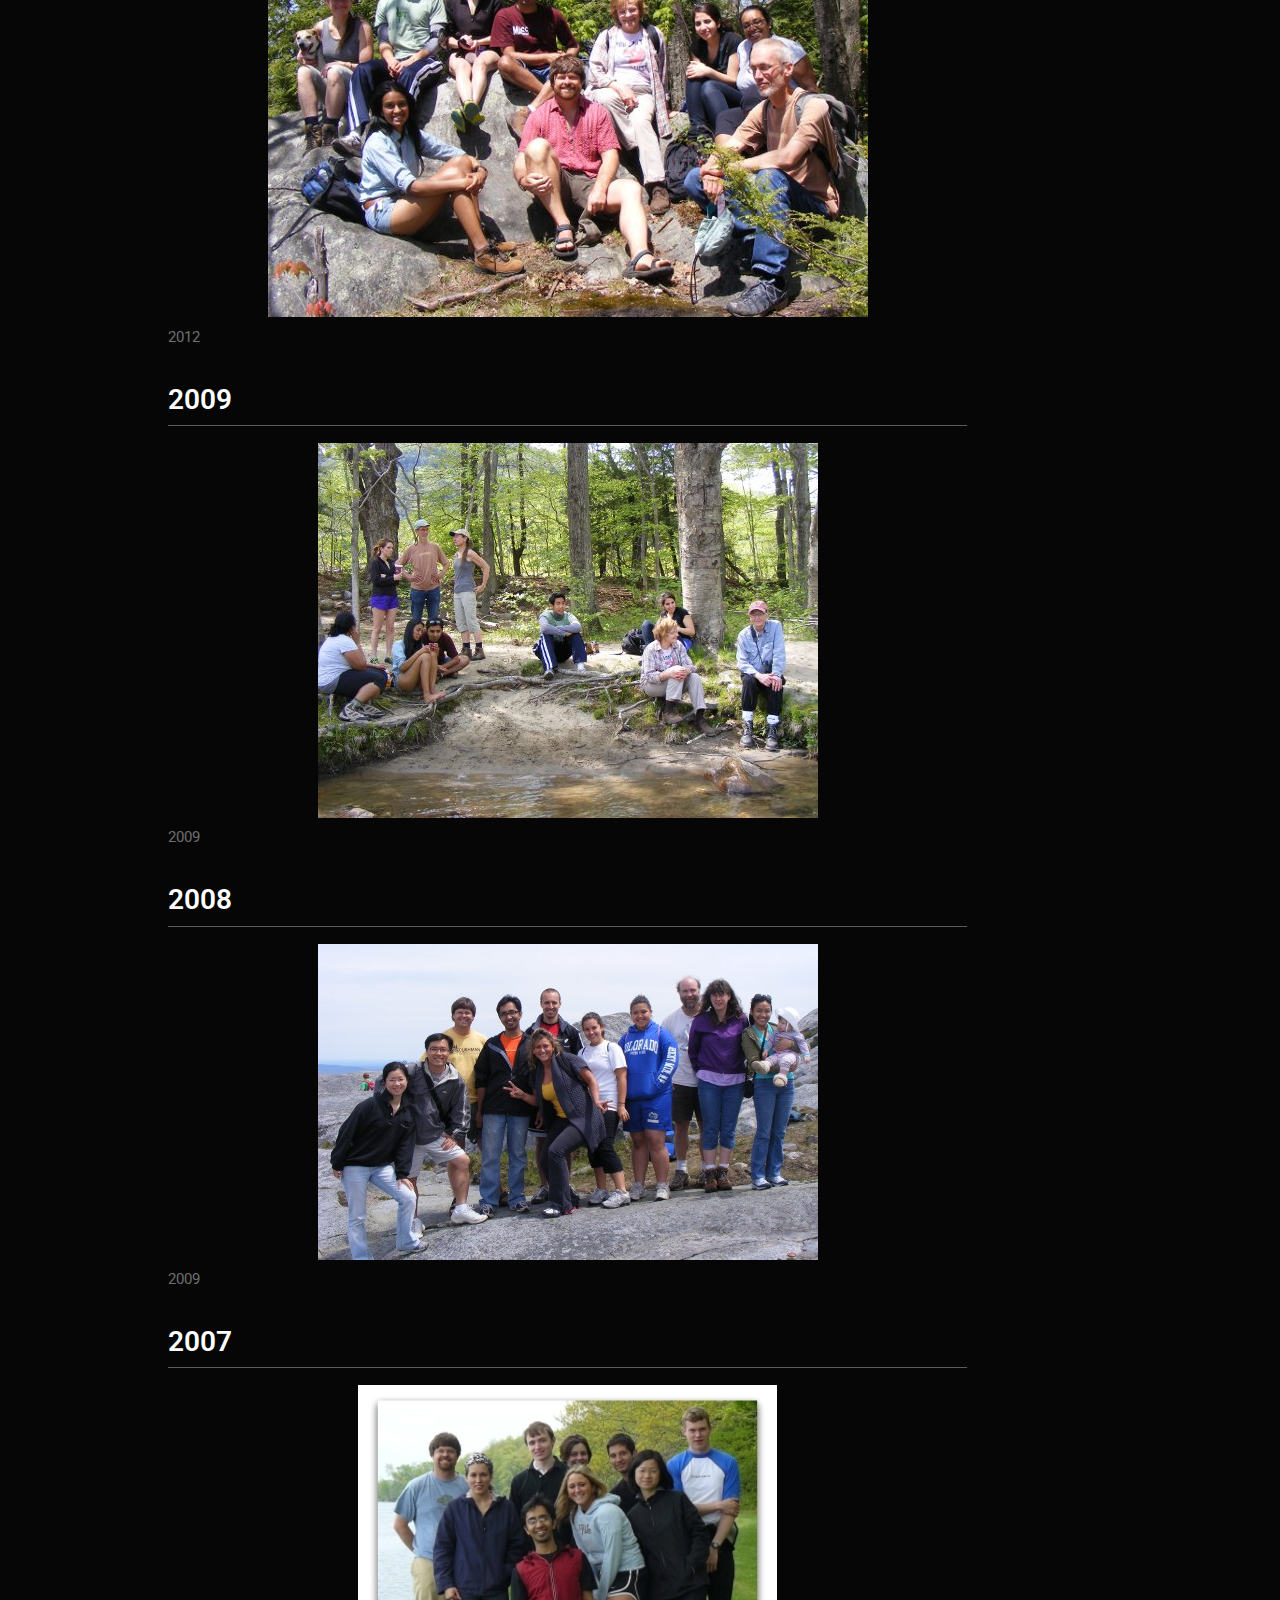
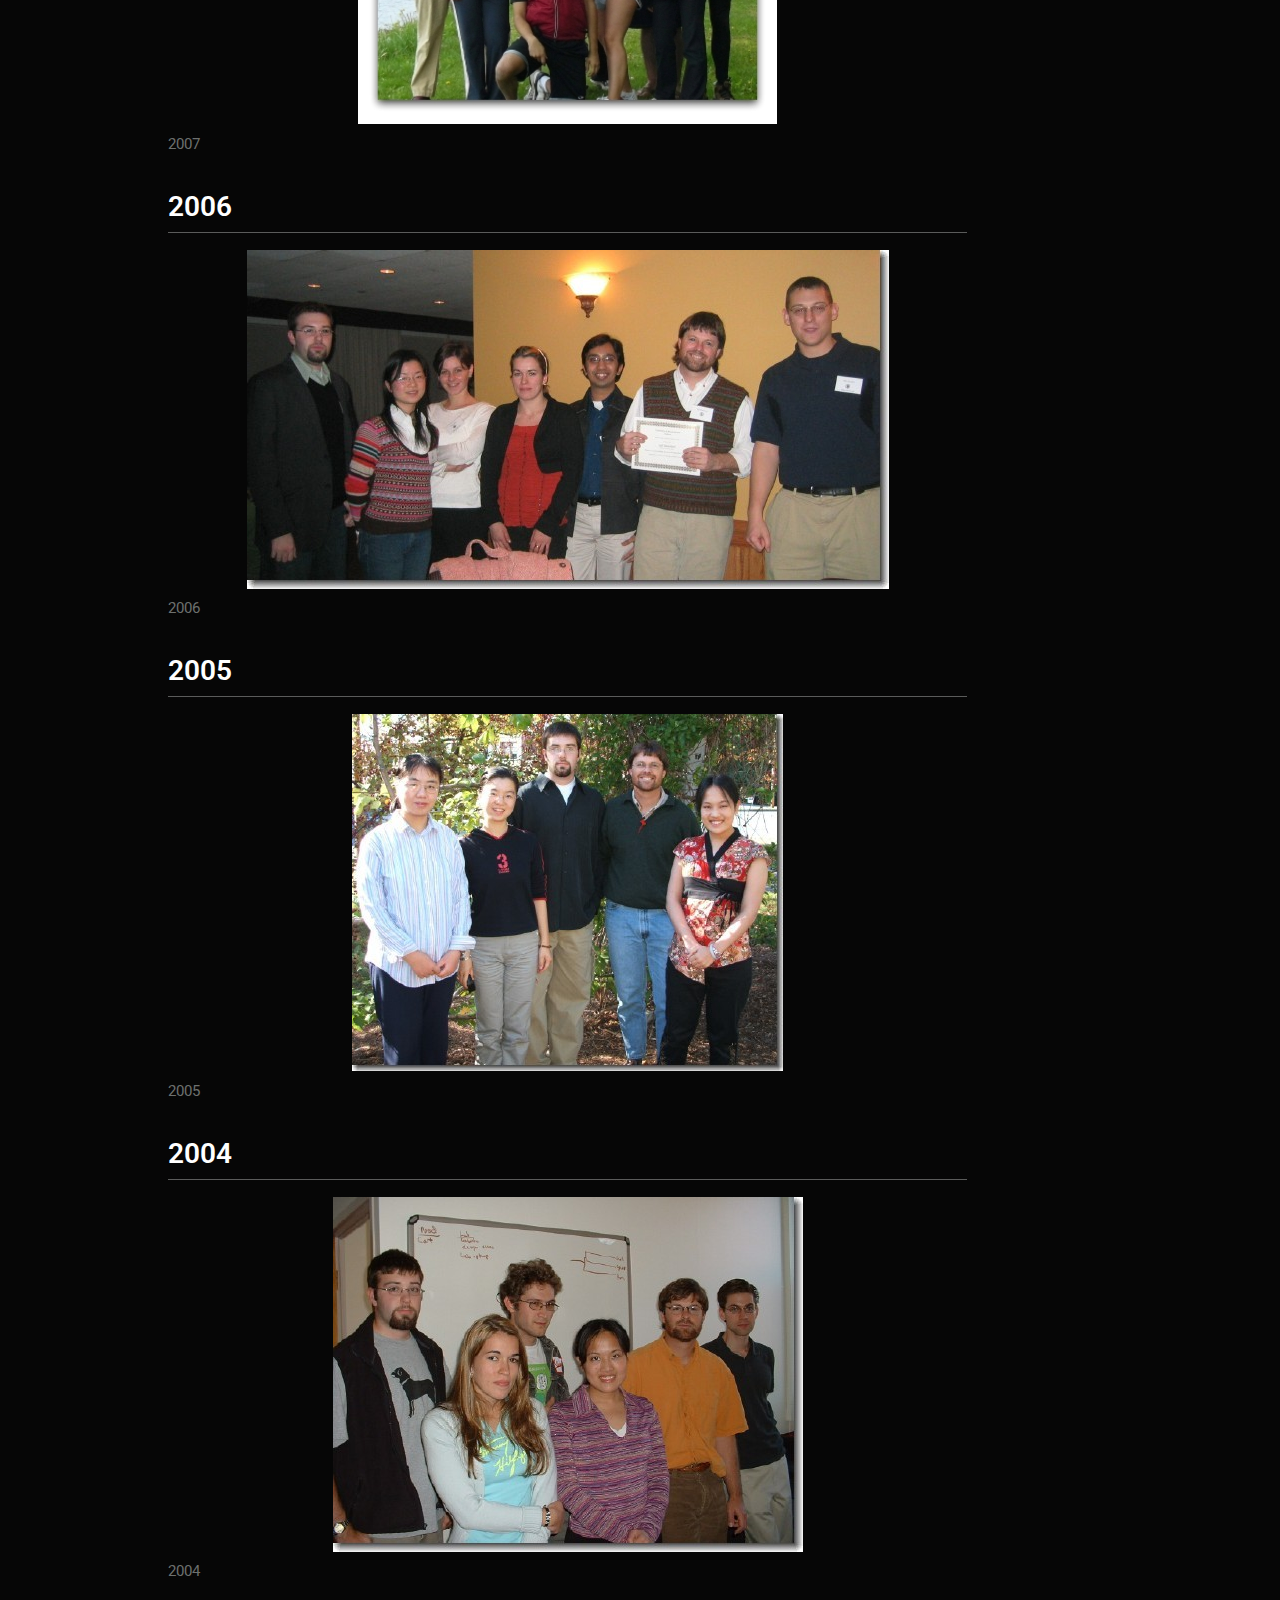
<file: docs/people.html>
<!DOCTYPE html>
<html xmlns="http://www.w3.org/1999/xhtml" lang="en" xml:lang="en"><head>

<meta charset="utf-8">
<meta name="generator" content="quarto-1.4.555">

<meta name="viewport" content="width=device-width, initial-scale=1.0, user-scalable=yes">


<title>OurMicrobiome - People in our research group</title>
<style>
code{white-space: pre-wrap;}
span.smallcaps{font-variant: small-caps;}
div.columns{display: flex; gap: min(4vw, 1.5em);}
div.column{flex: auto; overflow-x: auto;}
div.hanging-indent{margin-left: 1.5em; text-indent: -1.5em;}
ul.task-list{list-style: none;}
ul.task-list li input[type="checkbox"] {
  width: 0.8em;
  margin: 0 0.8em 0.2em -1em; /* quarto-specific, see https://github.com/quarto-dev/quarto-cli/issues/4556 */ 
  vertical-align: middle;
}
</style>


<script src="site_libs/quarto-nav/quarto-nav.js"></script>
<script src="site_libs/quarto-nav/headroom.min.js"></script>
<script src="site_libs/clipboard/clipboard.min.js"></script>
<script src="site_libs/quarto-search/autocomplete.umd.js"></script>
<script src="site_libs/quarto-search/fuse.min.js"></script>
<script src="site_libs/quarto-search/quarto-search.js"></script>
<meta name="quarto:offset" content="./">
<script src="site_libs/quarto-html/quarto.js"></script>
<script src="site_libs/quarto-html/popper.min.js"></script>
<script src="site_libs/quarto-html/tippy.umd.min.js"></script>
<script src="site_libs/quarto-html/anchor.min.js"></script>
<link href="site_libs/quarto-html/tippy.css" rel="stylesheet">
<link href="site_libs/quarto-html/quarto-syntax-highlighting-dark.css" rel="stylesheet" id="quarto-text-highlighting-styles">
<script src="site_libs/bootstrap/bootstrap.min.js"></script>
<link href="site_libs/bootstrap/bootstrap-icons.css" rel="stylesheet">
<link href="site_libs/bootstrap/bootstrap.min.css" rel="stylesheet" id="quarto-bootstrap" data-mode="dark">
<script id="quarto-search-options" type="application/json">{
  "location": "navbar",
  "copy-button": false,
  "collapse-after": 3,
  "panel-placement": "end",
  "type": "overlay",
  "limit": 50,
  "keyboard-shortcut": [
    "f",
    "/",
    "s"
  ],
  "show-item-context": false,
  "language": {
    "search-no-results-text": "No results",
    "search-matching-documents-text": "matching documents",
    "search-copy-link-title": "Copy link to search",
    "search-hide-matches-text": "Hide additional matches",
    "search-more-match-text": "more match in this document",
    "search-more-matches-text": "more matches in this document",
    "search-clear-button-title": "Clear",
    "search-text-placeholder": "",
    "search-detached-cancel-button-title": "Cancel",
    "search-submit-button-title": "Submit",
    "search-label": "Search"
  }
}</script>


<link rel="stylesheet" href="styles.css">
</head>

<body class="nav-fixed">

<div id="quarto-search-results"></div>
  <header id="quarto-header" class="headroom fixed-top">
    <nav class="navbar navbar-expand-lg " data-bs-theme="dark">
      <div class="navbar-container container-fluid">
      <div class="navbar-brand-container mx-auto">
    <a class="navbar-brand" href="./index.html">
    <span class="navbar-title">OurMicrobiome</span>
    </a>
  </div>
            <div id="quarto-search" class="" title="Search"></div>
          <button class="navbar-toggler" type="button" data-bs-toggle="collapse" data-bs-target="#navbarCollapse" aria-controls="navbarCollapse" aria-expanded="false" aria-label="Toggle navigation" onclick="if (window.quartoToggleHeadroom) { window.quartoToggleHeadroom(); }">
  <span class="navbar-toggler-icon"></span>
</button>
          <div class="collapse navbar-collapse" id="navbarCollapse">
            <ul class="navbar-nav navbar-nav-scroll me-auto">
  <li class="nav-item">
    <a class="nav-link" href="./index.html"> 
<span class="menu-text">Home</span></a>
  </li>  
  <li class="nav-item">
    <a class="nav-link" href="./OurResearch.html"> 
<span class="menu-text">Our Research</span></a>
  </li>  
  <li class="nav-item">
    <a class="nav-link active" href="./people.html" aria-current="page"> 
<span class="menu-text">People</span></a>
  </li>  
  <li class="nav-item">
    <a class="nav-link" href="./publications.html"> 
<span class="menu-text">Publications</span></a>
  </li>  
  <li class="nav-item">
    <a class="nav-link" href="./training.html"> 
<span class="menu-text">Training</span></a>
  </li>  
  <li class="nav-item">
    <a class="nav-link" href="./news.html"> 
<span class="menu-text">News</span></a>
  </li>  
  <li class="nav-item">
    <a class="nav-link" href="./contact.html"> 
<span class="menu-text">Contact</span></a>
  </li>  
</ul>
          </div> <!-- /navcollapse -->
          <div class="quarto-navbar-tools">
</div>
      </div> <!-- /container-fluid -->
    </nav>
</header>
<!-- content -->
<div id="quarto-content" class="quarto-container page-columns page-rows-contents page-layout-article page-navbar">
<!-- sidebar -->
<!-- margin-sidebar -->
    <div id="quarto-margin-sidebar" class="sidebar margin-sidebar">
        <nav id="TOC" role="doc-toc" class="toc-active">
    <h2 id="toc-title">On this page</h2>
   
  <ul>
  <li><a href="#section" id="toc-section" class="nav-link active" data-scroll-target="#section">2025</a></li>
  <li><a href="#section-1" id="toc-section-1" class="nav-link" data-scroll-target="#section-1">2024</a></li>
  <li><a href="#section-2" id="toc-section-2" class="nav-link" data-scroll-target="#section-2">2023</a></li>
  <li><a href="#section-3" id="toc-section-3" class="nav-link" data-scroll-target="#section-3">2022</a></li>
  <li><a href="#section-4" id="toc-section-4" class="nav-link" data-scroll-target="#section-4">2021</a></li>
  <li><a href="#section-5" id="toc-section-5" class="nav-link" data-scroll-target="#section-5">2016</a></li>
  <li><a href="#section-6" id="toc-section-6" class="nav-link" data-scroll-target="#section-6">2015</a></li>
  <li><a href="#section-7" id="toc-section-7" class="nav-link" data-scroll-target="#section-7">2013</a></li>
  <li><a href="#section-8" id="toc-section-8" class="nav-link" data-scroll-target="#section-8">2012</a></li>
  <li><a href="#section-9" id="toc-section-9" class="nav-link" data-scroll-target="#section-9">2009</a></li>
  <li><a href="#section-10" id="toc-section-10" class="nav-link" data-scroll-target="#section-10">2008</a></li>
  <li><a href="#section-11" id="toc-section-11" class="nav-link" data-scroll-target="#section-11">2007</a></li>
  <li><a href="#section-12" id="toc-section-12" class="nav-link" data-scroll-target="#section-12">2006</a></li>
  <li><a href="#section-13" id="toc-section-13" class="nav-link" data-scroll-target="#section-13">2005</a></li>
  <li><a href="#section-14" id="toc-section-14" class="nav-link" data-scroll-target="#section-14">2004</a></li>
  </ul>
</nav>
    </div>
<!-- main -->
<main class="content" id="quarto-document-content">

<header id="title-block-header" class="quarto-title-block default">
<div class="quarto-title">
<h1 class="title">People in our research group</h1>
</div>



<div class="quarto-title-meta">

    
  
    
  </div>
  


</header>


<section id="section" class="level2">
<h2 class="anchored" data-anchor-id="section">2025</h2>
<p><a href="./people_list.html">List of Current and Former People in Our Lab</a></p>
<p>Massachusetts Undergraduate Research Conference</p>
<div class="quarto-figure quarto-figure-center">
<figure class="figure">
<p><img src="images/Nekeria_Noor_Amren_URC.jpg" class="img-fluid figure-img"></p>
<figcaption>Noor, Amren, Nekeria</figcaption>
</figure>
</div>
<div class="quarto-figure quarto-figure-center">
<figure class="figure">
<p><img src="images/Amren_Noor_URC.jpg" class="img-fluid figure-img"></p>
<figcaption>Noor, Amren</figcaption>
</figure>
</div>
<div class="quarto-figure quarto-figure-center">
<figure class="figure">
<p><img src="images/Sophia_URC.jpg" class="img-fluid figure-img"></p>
<figcaption>Sophia</figcaption>
</figure>
</div>
<div class="quarto-figure quarto-figure-center">
<figure class="figure">
<p><img src="images/Jazlynn_Deeksha_URC.jpg" class="img-fluid figure-img"></p>
<figcaption>Jazlynn, Deeksha</figcaption>
</figure>
</div>
<div class="quarto-figure quarto-figure-center">
<figure class="figure">
<p><img src="images/Vartika_URC.jpg" class="img-fluid figure-img"></p>
<figcaption>Vartika</figcaption>
</figure>
</div>
<p>PROPEL Research Fellows UMassGives</p>
<div class="quarto-figure quarto-figure-center">
<figure class="figure">
<p><img src="images/2025_PROPEL_UMassGives_ThankYou.png" class="img-fluid figure-img"></p>
<figcaption>Sophia, Sophia, Noor, Amren, Nekeria</figcaption>
</figure>
</div>
<p>New England Biolab’s “Decoding the Biosphere: Advances in Environmental DNA and Metagenomics” Symposium</p>
<div class="quarto-figure quarto-figure-center">
<figure class="figure">
<p><img src="images/NEB_2025_symposium.jpg" class="img-fluid figure-img"></p>
<figcaption>Vartika, Nish, Deeksha, Sonya and Jeff</figcaption>
</figure>
</div>
</section>
<section id="section-1" class="level2">
<h2 class="anchored" data-anchor-id="section-1">2024</h2>
<p>Massachusetts Undergraduate Research Conference</p>
<div class="quarto-figure quarto-figure-center">
<figure class="figure">
<p><img src="images/URC_2024_Nish_Vartika.jpg" class="img-fluid figure-img"></p>
<figcaption>Vartika and Nish</figcaption>
</figure>
</div>
<div class="quarto-figure quarto-figure-center">
<figure class="figure">
<p><img src="images/URC_2024_Isabel_John_Maria.jpg" class="img-fluid figure-img"></p>
<figcaption>Isabel, John, and Maria</figcaption>
</figure>
</div>
<div class="quarto-figure quarto-figure-center">
<figure class="figure">
<p><img src="images/URC_2024_Jared.jpg" class="img-fluid figure-img"></p>
<figcaption>Jared</figcaption>
</figure>
</div>
<p>Pioneer Valley Microbiology Symposium</p>
<div class="quarto-figure quarto-figure-center">
<figure class="figure">
<p><img src="images/PVMS_2024_virophage.jpg" class="img-fluid figure-img"></p>
<figcaption>Vartika and Nish</figcaption>
</figure>
</div>
<div class="quarto-figure quarto-figure-center">
<figure class="figure">
<p><img src="images/PVMS_2024_teenyTiny1.jpg" class="img-fluid figure-img"></p>
<figcaption>Isabel, Rob and John</figcaption>
</figure>
</div>
<div class="quarto-figure quarto-figure-center">
<figure class="figure">
<p><img src="images/PVMS_2024_Seojin.jpg" class="img-fluid figure-img"></p>
<figcaption>Seojin</figcaption>
</figure>
</div>
</section>
<section id="section-2" class="level2">
<h2 class="anchored" data-anchor-id="section-2">2023</h2>
<div class="quarto-figure quarto-figure-center">
<figure class="figure">
<p><img src="images/labphoto2023.jpg" class="img-fluid figure-img"></p>
<figcaption>2023</figcaption>
</figure>
</div>
</section>
<section id="section-3" class="level2">
<h2 class="anchored" data-anchor-id="section-3">2022</h2>
<div class="quarto-figure quarto-figure-center">
<figure class="figure">
<p><img src="images/lab_photo_2022-23.jpg" class="img-fluid figure-img"></p>
<figcaption>Fall 2022 at the Harvard Forest Observation Tower</figcaption>
</figure>
</div>
</section>
<section id="section-4" class="level2">
<h2 class="anchored" data-anchor-id="section-4">2021</h2>
<p><img src="images/lab_photo_2021-22.png" class="img-fluid" alt="2021-2022"> ## 2020</p>
<div class="quarto-figure quarto-figure-center">
<figure class="figure">
<p><img src="images/2020_Lab_Group.png" class="img-fluid figure-img"></p>
<figcaption>2020</figcaption>
</figure>
</div>
</section>
<section id="section-5" class="level2">
<h2 class="anchored" data-anchor-id="section-5">2016</h2>
<div class="quarto-figure quarto-figure-center">
<figure class="figure">
<p><img src="images/Lab_2016_v2.jpg" class="img-fluid figure-img"></p>
<figcaption>2016</figcaption>
</figure>
</div>
</section>
<section id="section-6" class="level2">
<h2 class="anchored" data-anchor-id="section-6">2015</h2>
<div class="quarto-figure quarto-figure-center">
<figure class="figure">
<p><img src="images/lab_photo_2015.jpg" class="img-fluid figure-img"></p>
<figcaption>2015</figcaption>
</figure>
</div>
</section>
<section id="section-7" class="level2">
<h2 class="anchored" data-anchor-id="section-7">2013</h2>
<div class="quarto-figure quarto-figure-center">
<figure class="figure">
<p><img src="images/lab_photo_2013.jpg" class="img-fluid figure-img"></p>
<figcaption>2013</figcaption>
</figure>
</div>
</section>
<section id="section-8" class="level2">
<h2 class="anchored" data-anchor-id="section-8">2012</h2>
<div class="quarto-figure quarto-figure-center">
<figure class="figure">
<p><img src="images/lab_photo_mtn_2012.jpg" class="img-fluid figure-img"></p>
<figcaption>2012</figcaption>
</figure>
</div>
</section>
<section id="section-9" class="level2">
<h2 class="anchored" data-anchor-id="section-9">2009</h2>
<div class="quarto-figure quarto-figure-center">
<figure class="figure">
<p><img src="images/lab_photo_river_2012.jpg" class="img-fluid figure-img"></p>
<figcaption>2009</figcaption>
</figure>
</div>
</section>
<section id="section-10" class="level2">
<h2 class="anchored" data-anchor-id="section-10">2008</h2>
<div class="quarto-figure quarto-figure-center">
<figure class="figure">
<p><img src="images/lab_2009.jpg" class="img-fluid figure-img"></p>
<figcaption>2009</figcaption>
</figure>
</div>
</section>
<section id="section-11" class="level2">
<h2 class="anchored" data-anchor-id="section-11">2007</h2>
<div class="quarto-figure quarto-figure-center">
<figure class="figure">
<p><img src="images/lab_2007.jpg" class="img-fluid figure-img"></p>
<figcaption>2007</figcaption>
</figure>
</div>
</section>
<section id="section-12" class="level2">
<h2 class="anchored" data-anchor-id="section-12">2006</h2>
<div class="quarto-figure quarto-figure-center">
<figure class="figure">
<p><img src="images/lab_2006.jpg" class="img-fluid figure-img"></p>
<figcaption>2006</figcaption>
</figure>
</div>
</section>
<section id="section-13" class="level2">
<h2 class="anchored" data-anchor-id="section-13">2005</h2>
<div class="quarto-figure quarto-figure-center">
<figure class="figure">
<p><img src="images/lab_2005.jpg" class="img-fluid figure-img"></p>
<figcaption>2005</figcaption>
</figure>
</div>
</section>
<section id="section-14" class="level2">
<h2 class="anchored" data-anchor-id="section-14">2004</h2>
<div class="quarto-figure quarto-figure-center">
<figure class="figure">
<p><img src="images/lab_2004.jpg" class="img-fluid figure-img"></p>
<figcaption>2004</figcaption>
</figure>
</div>


</section>

</main> <!-- /main -->
<script id="quarto-html-after-body" type="application/javascript">
window.document.addEventListener("DOMContentLoaded", function (event) {
  const toggleBodyColorMode = (bsSheetEl) => {
    const mode = bsSheetEl.getAttribute("data-mode");
    const bodyEl = window.document.querySelector("body");
    if (mode === "dark") {
      bodyEl.classList.add("quarto-dark");
      bodyEl.classList.remove("quarto-light");
    } else {
      bodyEl.classList.add("quarto-light");
      bodyEl.classList.remove("quarto-dark");
    }
  }
  const toggleBodyColorPrimary = () => {
    const bsSheetEl = window.document.querySelector("link#quarto-bootstrap");
    if (bsSheetEl) {
      toggleBodyColorMode(bsSheetEl);
    }
  }
  toggleBodyColorPrimary();  
  const icon = "";
  const anchorJS = new window.AnchorJS();
  anchorJS.options = {
    placement: 'right',
    icon: icon
  };
  anchorJS.add('.anchored');
  const isCodeAnnotation = (el) => {
    for (const clz of el.classList) {
      if (clz.startsWith('code-annotation-')) {                     
        return true;
      }
    }
    return false;
  }
  const clipboard = new window.ClipboardJS('.code-copy-button', {
    text: function(trigger) {
      const codeEl = trigger.previousElementSibling.cloneNode(true);
      for (const childEl of codeEl.children) {
        if (isCodeAnnotation(childEl)) {
          childEl.remove();
        }
      }
      return codeEl.innerText;
    }
  });
  clipboard.on('success', function(e) {
    // button target
    const button = e.trigger;
    // don't keep focus
    button.blur();
    // flash "checked"
    button.classList.add('code-copy-button-checked');
    var currentTitle = button.getAttribute("title");
    button.setAttribute("title", "Copied!");
    let tooltip;
    if (window.bootstrap) {
      button.setAttribute("data-bs-toggle", "tooltip");
      button.setAttribute("data-bs-placement", "left");
      button.setAttribute("data-bs-title", "Copied!");
      tooltip = new bootstrap.Tooltip(button, 
        { trigger: "manual", 
          customClass: "code-copy-button-tooltip",
          offset: [0, -8]});
      tooltip.show();    
    }
    setTimeout(function() {
      if (tooltip) {
        tooltip.hide();
        button.removeAttribute("data-bs-title");
        button.removeAttribute("data-bs-toggle");
        button.removeAttribute("data-bs-placement");
      }
      button.setAttribute("title", currentTitle);
      button.classList.remove('code-copy-button-checked');
    }, 1000);
    // clear code selection
    e.clearSelection();
  });
    var localhostRegex = new RegExp(/^(?:http|https):\/\/localhost\:?[0-9]*\//);
    var mailtoRegex = new RegExp(/^mailto:/);
      var filterRegex = new RegExp('/' + window.location.host + '/');
    var isInternal = (href) => {
        return filterRegex.test(href) || localhostRegex.test(href) || mailtoRegex.test(href);
    }
    // Inspect non-navigation links and adorn them if external
 	var links = window.document.querySelectorAll('a[href]:not(.nav-link):not(.navbar-brand):not(.toc-action):not(.sidebar-link):not(.sidebar-item-toggle):not(.pagination-link):not(.no-external):not([aria-hidden]):not(.dropdown-item):not(.quarto-navigation-tool)');
    for (var i=0; i<links.length; i++) {
      const link = links[i];
      if (!isInternal(link.href)) {
        // undo the damage that might have been done by quarto-nav.js in the case of
        // links that we want to consider external
        if (link.dataset.originalHref !== undefined) {
          link.href = link.dataset.originalHref;
        }
      }
    }
  function tippyHover(el, contentFn, onTriggerFn, onUntriggerFn) {
    const config = {
      allowHTML: true,
      maxWidth: 500,
      delay: 100,
      arrow: false,
      appendTo: function(el) {
          return el.parentElement;
      },
      interactive: true,
      interactiveBorder: 10,
      theme: 'quarto',
      placement: 'bottom-start',
    };
    if (contentFn) {
      config.content = contentFn;
    }
    if (onTriggerFn) {
      config.onTrigger = onTriggerFn;
    }
    if (onUntriggerFn) {
      config.onUntrigger = onUntriggerFn;
    }
    window.tippy(el, config); 
  }
  const noterefs = window.document.querySelectorAll('a[role="doc-noteref"]');
  for (var i=0; i<noterefs.length; i++) {
    const ref = noterefs[i];
    tippyHover(ref, function() {
      // use id or data attribute instead here
      let href = ref.getAttribute('data-footnote-href') || ref.getAttribute('href');
      try { href = new URL(href).hash; } catch {}
      const id = href.replace(/^#\/?/, "");
      const note = window.document.getElementById(id);
      if (note) {
        return note.innerHTML;
      } else {
        return "";
      }
    });
  }
  const xrefs = window.document.querySelectorAll('a.quarto-xref');
  const processXRef = (id, note) => {
    // Strip column container classes
    const stripColumnClz = (el) => {
      el.classList.remove("page-full", "page-columns");
      if (el.children) {
        for (const child of el.children) {
          stripColumnClz(child);
        }
      }
    }
    stripColumnClz(note)
    if (id === null || id.startsWith('sec-')) {
      // Special case sections, only their first couple elements
      const container = document.createElement("div");
      if (note.children && note.children.length > 2) {
        container.appendChild(note.children[0].cloneNode(true));
        for (let i = 1; i < note.children.length; i++) {
          const child = note.children[i];
          if (child.tagName === "P" && child.innerText === "") {
            continue;
          } else {
            container.appendChild(child.cloneNode(true));
            break;
          }
        }
        if (window.Quarto?.typesetMath) {
          window.Quarto.typesetMath(container);
        }
        return container.innerHTML
      } else {
        if (window.Quarto?.typesetMath) {
          window.Quarto.typesetMath(note);
        }
        return note.innerHTML;
      }
    } else {
      // Remove any anchor links if they are present
      const anchorLink = note.querySelector('a.anchorjs-link');
      if (anchorLink) {
        anchorLink.remove();
      }
      if (window.Quarto?.typesetMath) {
        window.Quarto.typesetMath(note);
      }
      // TODO in 1.5, we should make sure this works without a callout special case
      if (note.classList.contains("callout")) {
        return note.outerHTML;
      } else {
        return note.innerHTML;
      }
    }
  }
  for (var i=0; i<xrefs.length; i++) {
    const xref = xrefs[i];
    tippyHover(xref, undefined, function(instance) {
      instance.disable();
      let url = xref.getAttribute('href');
      let hash = undefined; 
      if (url.startsWith('#')) {
        hash = url;
      } else {
        try { hash = new URL(url).hash; } catch {}
      }
      if (hash) {
        const id = hash.replace(/^#\/?/, "");
        const note = window.document.getElementById(id);
        if (note !== null) {
          try {
            const html = processXRef(id, note.cloneNode(true));
            instance.setContent(html);
          } finally {
            instance.enable();
            instance.show();
          }
        } else {
          // See if we can fetch this
          fetch(url.split('#')[0])
          .then(res => res.text())
          .then(html => {
            const parser = new DOMParser();
            const htmlDoc = parser.parseFromString(html, "text/html");
            const note = htmlDoc.getElementById(id);
            if (note !== null) {
              const html = processXRef(id, note);
              instance.setContent(html);
            } 
          }).finally(() => {
            instance.enable();
            instance.show();
          });
        }
      } else {
        // See if we can fetch a full url (with no hash to target)
        // This is a special case and we should probably do some content thinning / targeting
        fetch(url)
        .then(res => res.text())
        .then(html => {
          const parser = new DOMParser();
          const htmlDoc = parser.parseFromString(html, "text/html");
          const note = htmlDoc.querySelector('main.content');
          if (note !== null) {
            // This should only happen for chapter cross references
            // (since there is no id in the URL)
            // remove the first header
            if (note.children.length > 0 && note.children[0].tagName === "HEADER") {
              note.children[0].remove();
            }
            const html = processXRef(null, note);
            instance.setContent(html);
          } 
        }).finally(() => {
          instance.enable();
          instance.show();
        });
      }
    }, function(instance) {
    });
  }
      let selectedAnnoteEl;
      const selectorForAnnotation = ( cell, annotation) => {
        let cellAttr = 'data-code-cell="' + cell + '"';
        let lineAttr = 'data-code-annotation="' +  annotation + '"';
        const selector = 'span[' + cellAttr + '][' + lineAttr + ']';
        return selector;
      }
      const selectCodeLines = (annoteEl) => {
        const doc = window.document;
        const targetCell = annoteEl.getAttribute("data-target-cell");
        const targetAnnotation = annoteEl.getAttribute("data-target-annotation");
        const annoteSpan = window.document.querySelector(selectorForAnnotation(targetCell, targetAnnotation));
        const lines = annoteSpan.getAttribute("data-code-lines").split(",");
        const lineIds = lines.map((line) => {
          return targetCell + "-" + line;
        })
        let top = null;
        let height = null;
        let parent = null;
        if (lineIds.length > 0) {
            //compute the position of the single el (top and bottom and make a div)
            const el = window.document.getElementById(lineIds[0]);
            top = el.offsetTop;
            height = el.offsetHeight;
            parent = el.parentElement.parentElement;
          if (lineIds.length > 1) {
            const lastEl = window.document.getElementById(lineIds[lineIds.length - 1]);
            const bottom = lastEl.offsetTop + lastEl.offsetHeight;
            height = bottom - top;
          }
          if (top !== null && height !== null && parent !== null) {
            // cook up a div (if necessary) and position it 
            let div = window.document.getElementById("code-annotation-line-highlight");
            if (div === null) {
              div = window.document.createElement("div");
              div.setAttribute("id", "code-annotation-line-highlight");
              div.style.position = 'absolute';
              parent.appendChild(div);
            }
            div.style.top = top - 2 + "px";
            div.style.height = height + 4 + "px";
            div.style.left = 0;
            let gutterDiv = window.document.getElementById("code-annotation-line-highlight-gutter");
            if (gutterDiv === null) {
              gutterDiv = window.document.createElement("div");
              gutterDiv.setAttribute("id", "code-annotation-line-highlight-gutter");
              gutterDiv.style.position = 'absolute';
              const codeCell = window.document.getElementById(targetCell);
              const gutter = codeCell.querySelector('.code-annotation-gutter');
              gutter.appendChild(gutterDiv);
            }
            gutterDiv.style.top = top - 2 + "px";
            gutterDiv.style.height = height + 4 + "px";
          }
          selectedAnnoteEl = annoteEl;
        }
      };
      const unselectCodeLines = () => {
        const elementsIds = ["code-annotation-line-highlight", "code-annotation-line-highlight-gutter"];
        elementsIds.forEach((elId) => {
          const div = window.document.getElementById(elId);
          if (div) {
            div.remove();
          }
        });
        selectedAnnoteEl = undefined;
      };
        // Handle positioning of the toggle
    window.addEventListener(
      "resize",
      throttle(() => {
        elRect = undefined;
        if (selectedAnnoteEl) {
          selectCodeLines(selectedAnnoteEl);
        }
      }, 10)
    );
    function throttle(fn, ms) {
    let throttle = false;
    let timer;
      return (...args) => {
        if(!throttle) { // first call gets through
            fn.apply(this, args);
            throttle = true;
        } else { // all the others get throttled
            if(timer) clearTimeout(timer); // cancel #2
            timer = setTimeout(() => {
              fn.apply(this, args);
              timer = throttle = false;
            }, ms);
        }
      };
    }
      // Attach click handler to the DT
      const annoteDls = window.document.querySelectorAll('dt[data-target-cell]');
      for (const annoteDlNode of annoteDls) {
        annoteDlNode.addEventListener('click', (event) => {
          const clickedEl = event.target;
          if (clickedEl !== selectedAnnoteEl) {
            unselectCodeLines();
            const activeEl = window.document.querySelector('dt[data-target-cell].code-annotation-active');
            if (activeEl) {
              activeEl.classList.remove('code-annotation-active');
            }
            selectCodeLines(clickedEl);
            clickedEl.classList.add('code-annotation-active');
          } else {
            // Unselect the line
            unselectCodeLines();
            clickedEl.classList.remove('code-annotation-active');
          }
        });
      }
  const findCites = (el) => {
    const parentEl = el.parentElement;
    if (parentEl) {
      const cites = parentEl.dataset.cites;
      if (cites) {
        return {
          el,
          cites: cites.split(' ')
        };
      } else {
        return findCites(el.parentElement)
      }
    } else {
      return undefined;
    }
  };
  var bibliorefs = window.document.querySelectorAll('a[role="doc-biblioref"]');
  for (var i=0; i<bibliorefs.length; i++) {
    const ref = bibliorefs[i];
    const citeInfo = findCites(ref);
    if (citeInfo) {
      tippyHover(citeInfo.el, function() {
        var popup = window.document.createElement('div');
        citeInfo.cites.forEach(function(cite) {
          var citeDiv = window.document.createElement('div');
          citeDiv.classList.add('hanging-indent');
          citeDiv.classList.add('csl-entry');
          var biblioDiv = window.document.getElementById('ref-' + cite);
          if (biblioDiv) {
            citeDiv.innerHTML = biblioDiv.innerHTML;
          }
          popup.appendChild(citeDiv);
        });
        return popup.innerHTML;
      });
    }
  }
});
</script>
</div> <!-- /content -->




</body></html>
</file>
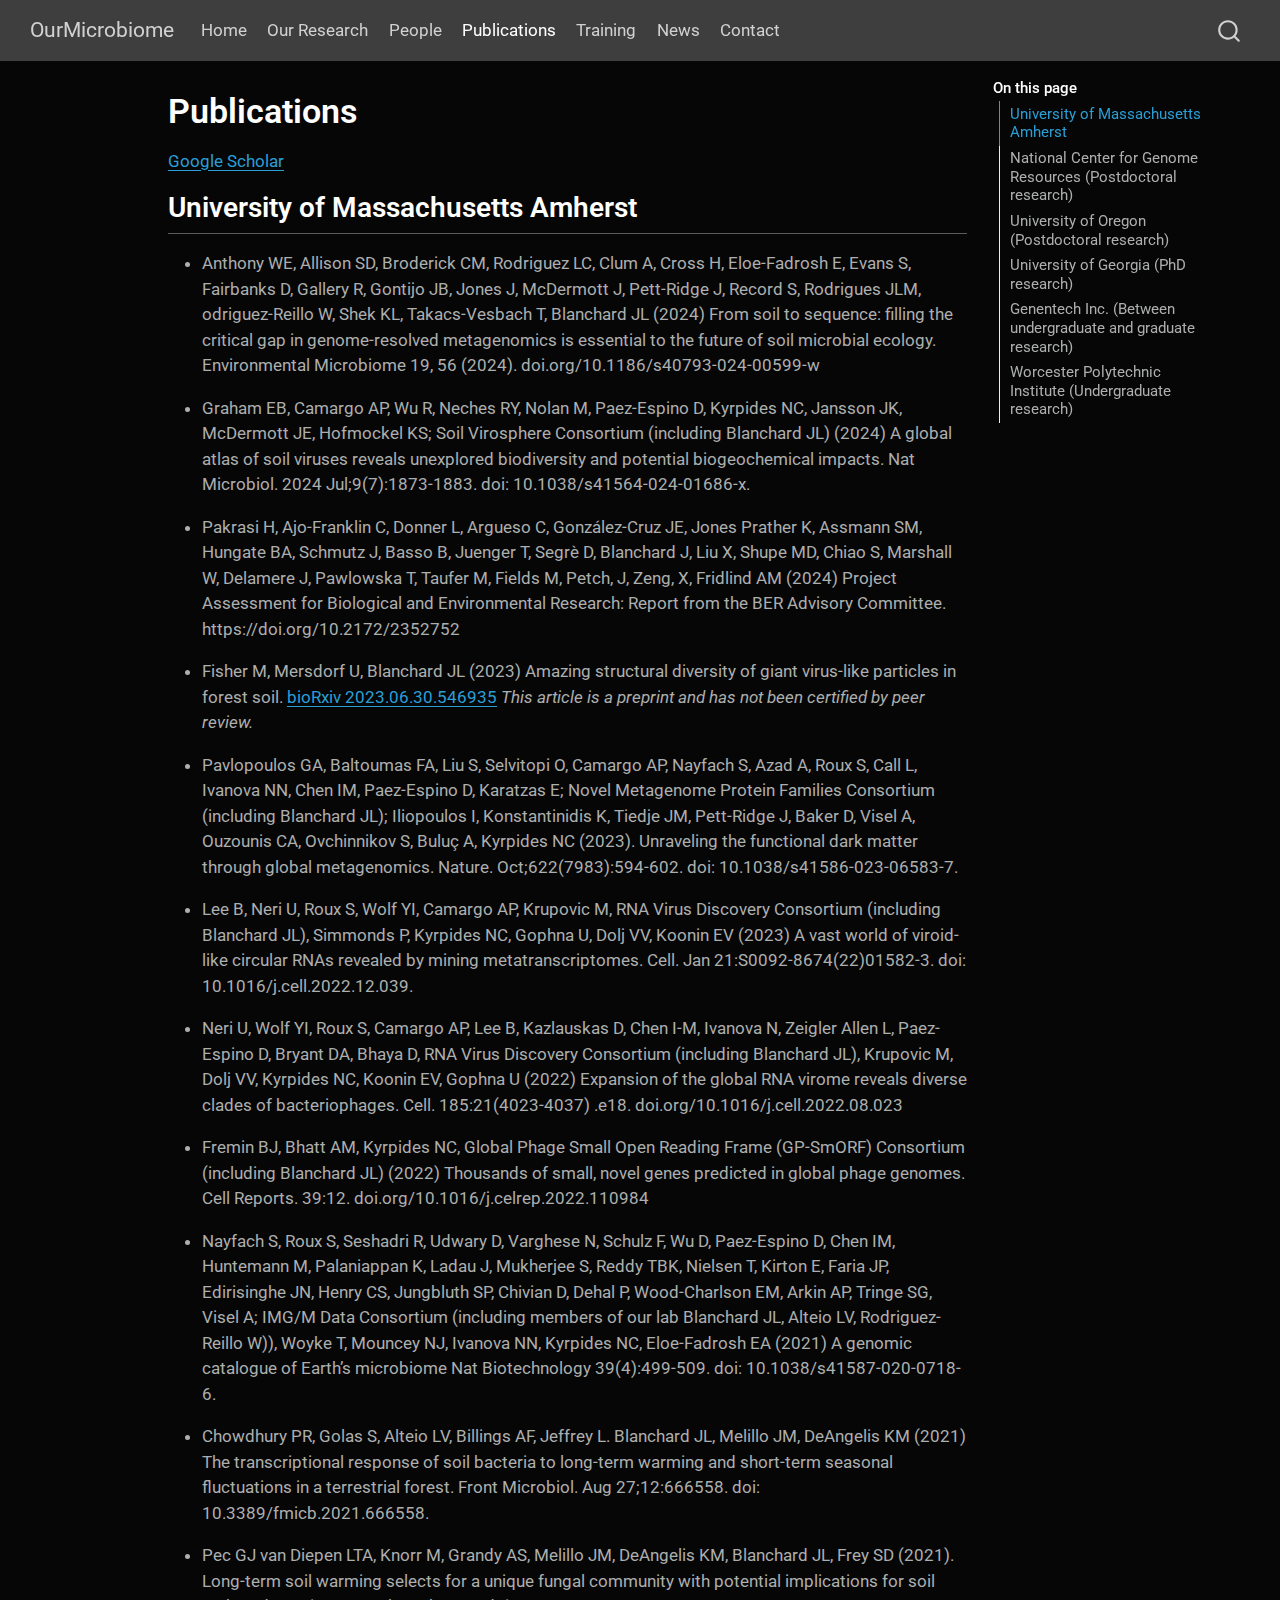
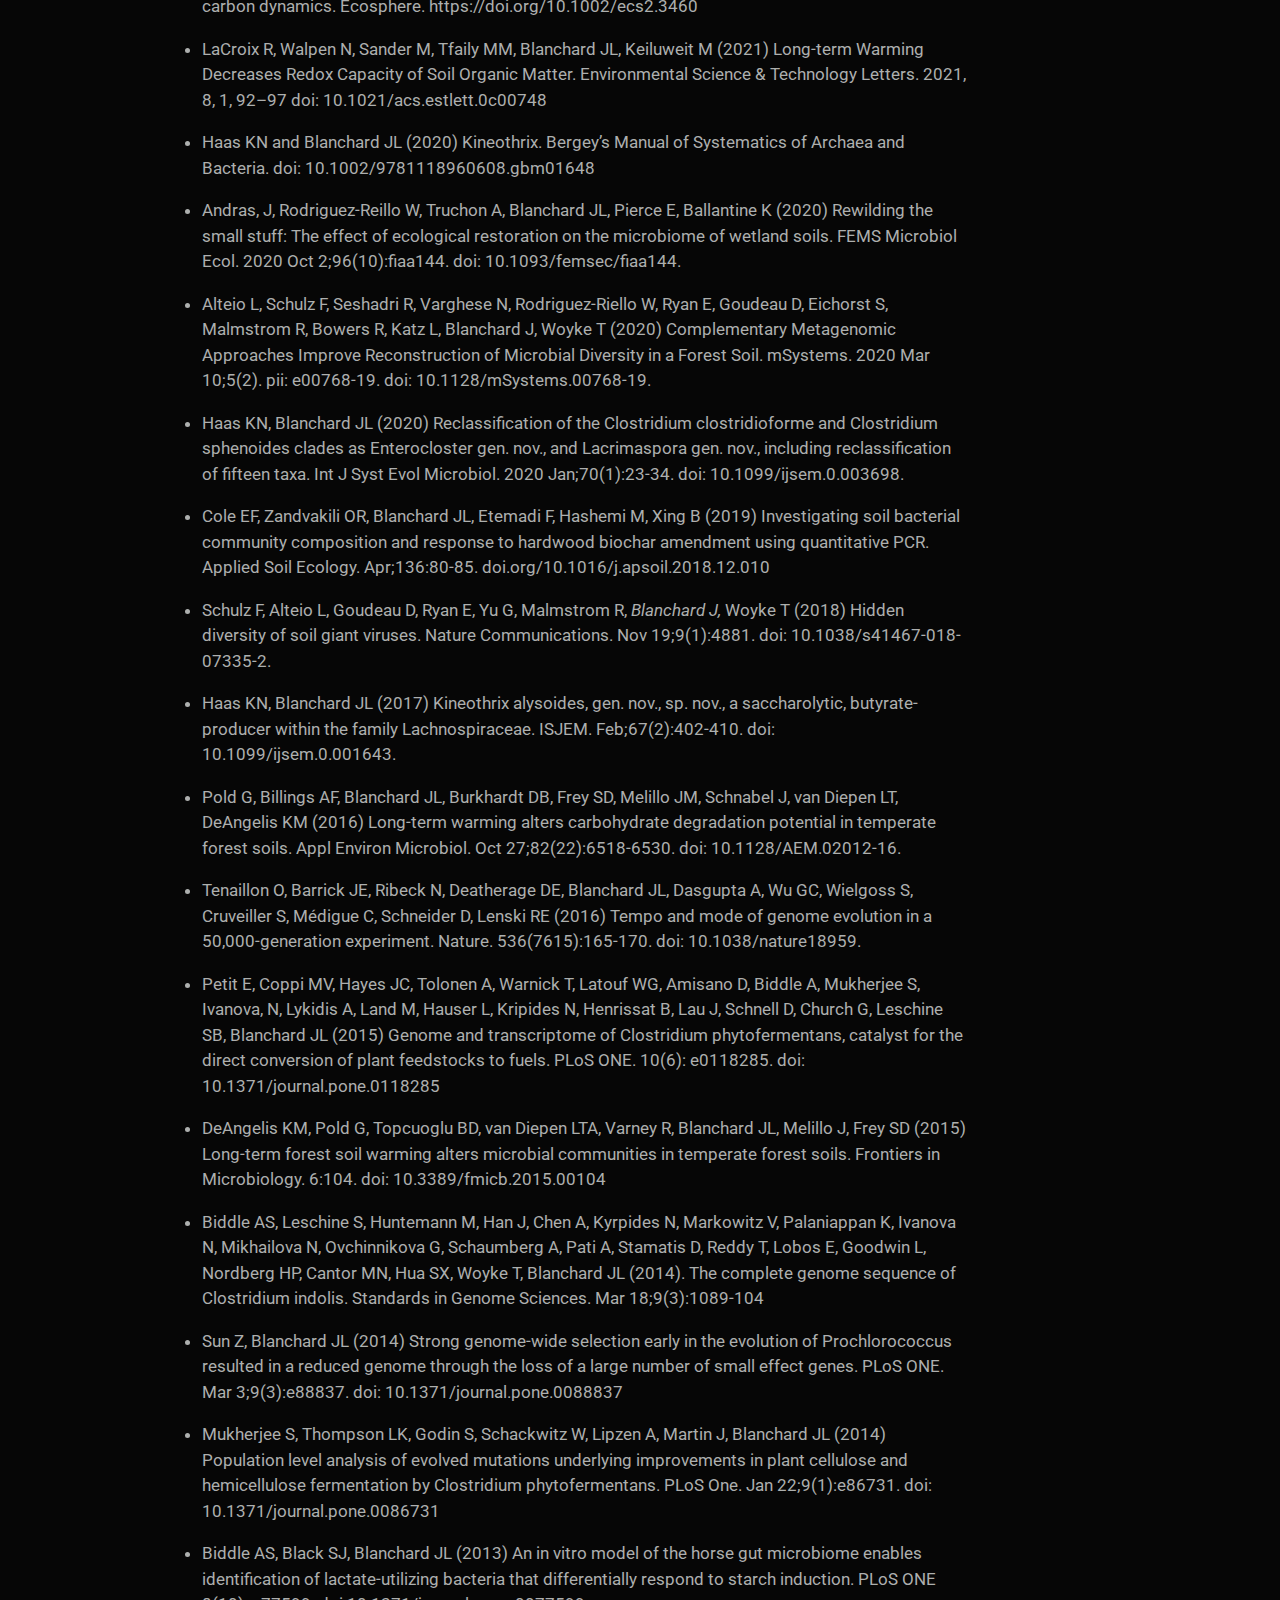
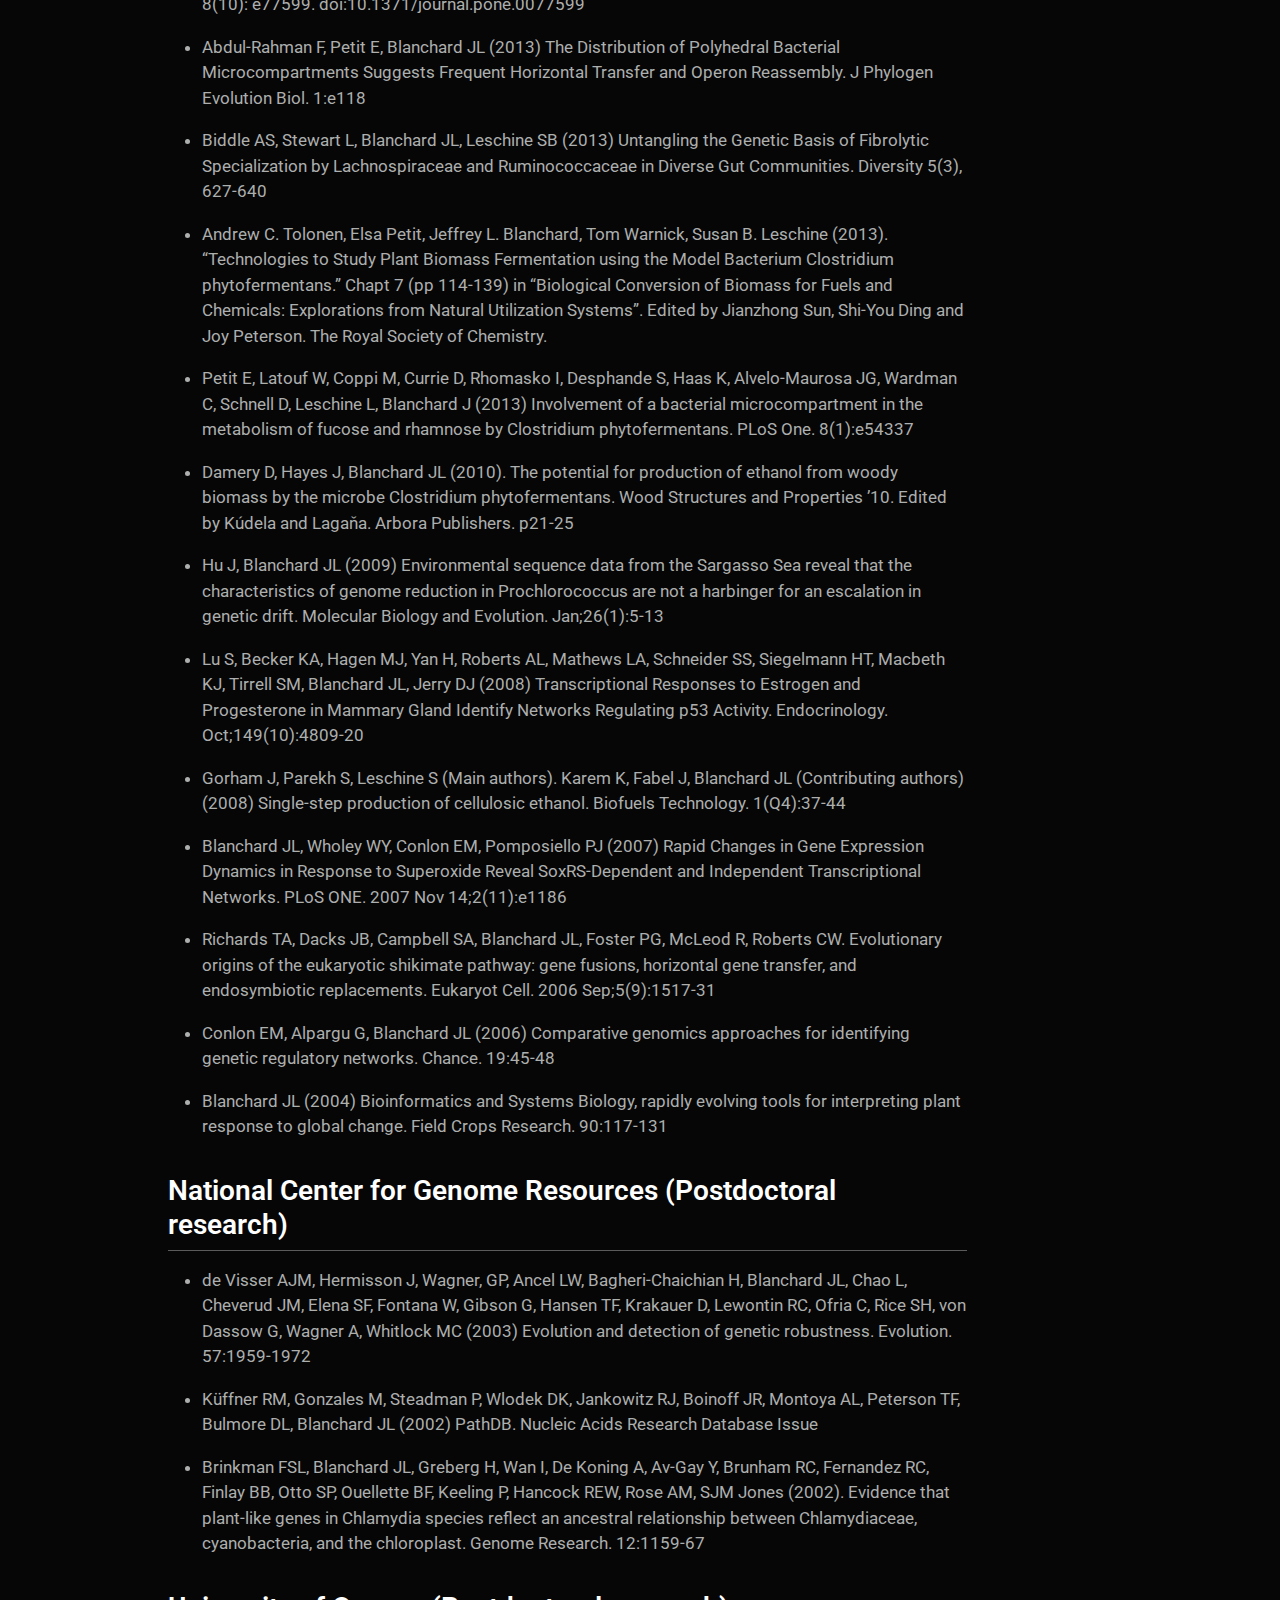
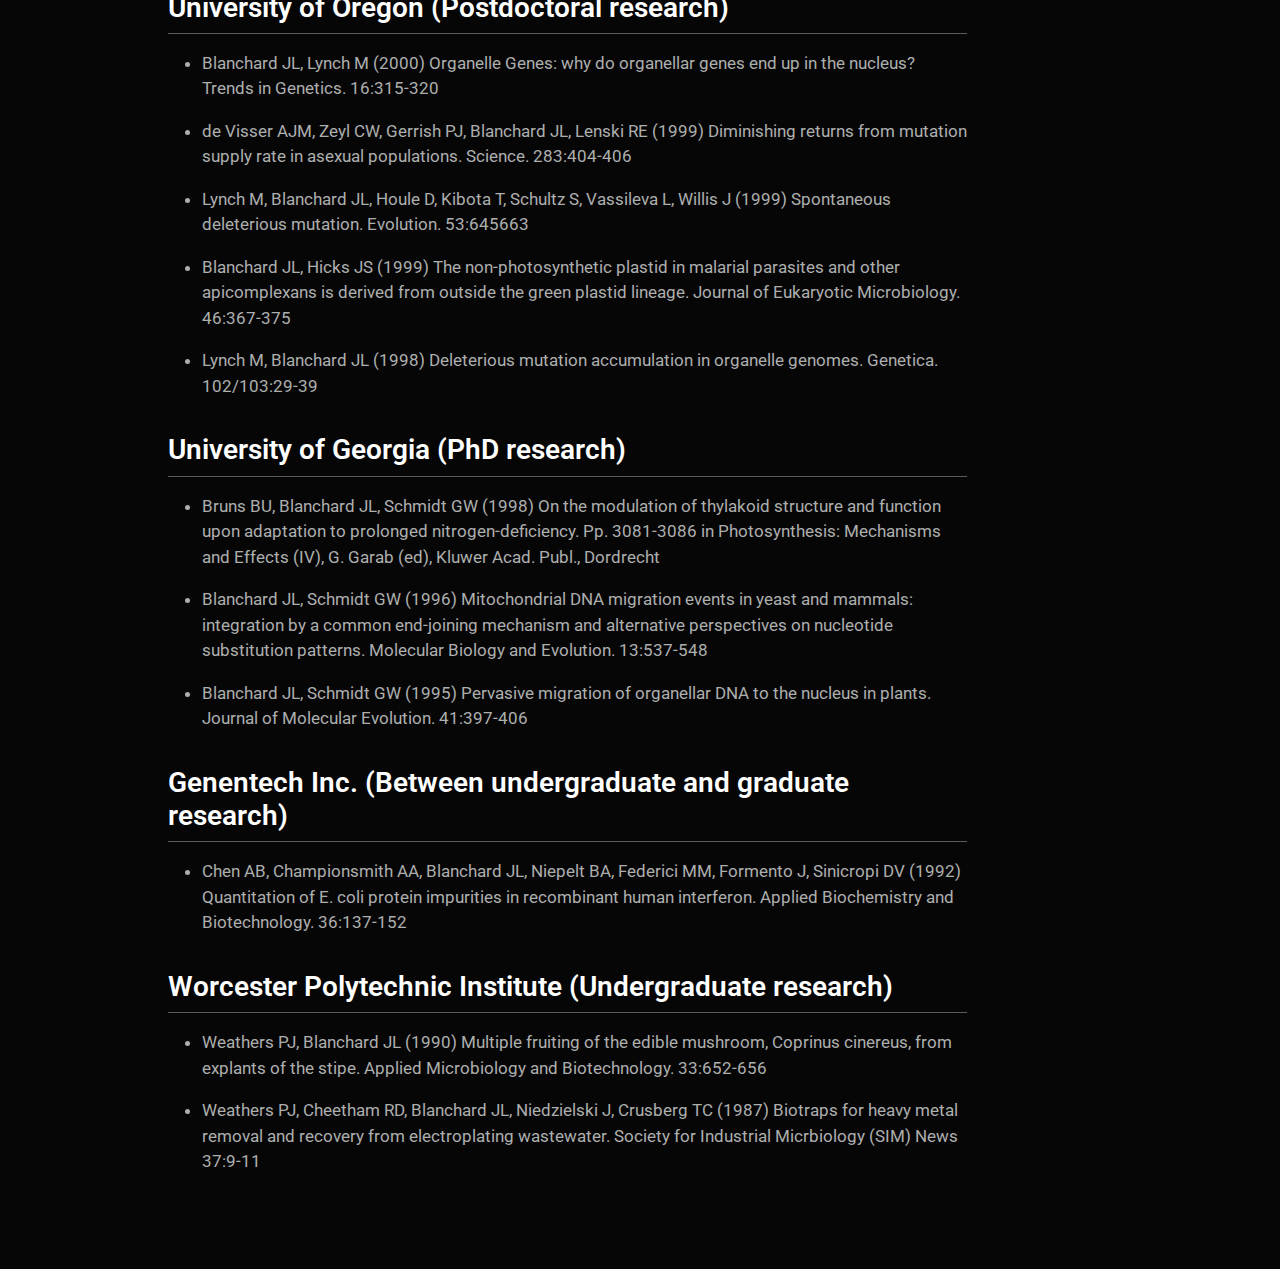
<file: docs/publications.html>
<!DOCTYPE html>
<html xmlns="http://www.w3.org/1999/xhtml" lang="en" xml:lang="en"><head>

<meta charset="utf-8">
<meta name="generator" content="quarto-1.4.555">

<meta name="viewport" content="width=device-width, initial-scale=1.0, user-scalable=yes">


<title>OurMicrobiome - Publications</title>
<style>
code{white-space: pre-wrap;}
span.smallcaps{font-variant: small-caps;}
div.columns{display: flex; gap: min(4vw, 1.5em);}
div.column{flex: auto; overflow-x: auto;}
div.hanging-indent{margin-left: 1.5em; text-indent: -1.5em;}
ul.task-list{list-style: none;}
ul.task-list li input[type="checkbox"] {
  width: 0.8em;
  margin: 0 0.8em 0.2em -1em; /* quarto-specific, see https://github.com/quarto-dev/quarto-cli/issues/4556 */ 
  vertical-align: middle;
}
</style>


<script src="site_libs/quarto-nav/quarto-nav.js"></script>
<script src="site_libs/quarto-nav/headroom.min.js"></script>
<script src="site_libs/clipboard/clipboard.min.js"></script>
<script src="site_libs/quarto-search/autocomplete.umd.js"></script>
<script src="site_libs/quarto-search/fuse.min.js"></script>
<script src="site_libs/quarto-search/quarto-search.js"></script>
<meta name="quarto:offset" content="./">
<script src="site_libs/quarto-html/quarto.js"></script>
<script src="site_libs/quarto-html/popper.min.js"></script>
<script src="site_libs/quarto-html/tippy.umd.min.js"></script>
<script src="site_libs/quarto-html/anchor.min.js"></script>
<link href="site_libs/quarto-html/tippy.css" rel="stylesheet">
<link href="site_libs/quarto-html/quarto-syntax-highlighting-dark.css" rel="stylesheet" id="quarto-text-highlighting-styles">
<script src="site_libs/bootstrap/bootstrap.min.js"></script>
<link href="site_libs/bootstrap/bootstrap-icons.css" rel="stylesheet">
<link href="site_libs/bootstrap/bootstrap.min.css" rel="stylesheet" id="quarto-bootstrap" data-mode="dark">
<script id="quarto-search-options" type="application/json">{
  "location": "navbar",
  "copy-button": false,
  "collapse-after": 3,
  "panel-placement": "end",
  "type": "overlay",
  "limit": 50,
  "keyboard-shortcut": [
    "f",
    "/",
    "s"
  ],
  "show-item-context": false,
  "language": {
    "search-no-results-text": "No results",
    "search-matching-documents-text": "matching documents",
    "search-copy-link-title": "Copy link to search",
    "search-hide-matches-text": "Hide additional matches",
    "search-more-match-text": "more match in this document",
    "search-more-matches-text": "more matches in this document",
    "search-clear-button-title": "Clear",
    "search-text-placeholder": "",
    "search-detached-cancel-button-title": "Cancel",
    "search-submit-button-title": "Submit",
    "search-label": "Search"
  }
}</script>


<link rel="stylesheet" href="styles.css">
</head>

<body class="nav-fixed">

<div id="quarto-search-results"></div>
  <header id="quarto-header" class="headroom fixed-top">
    <nav class="navbar navbar-expand-lg " data-bs-theme="dark">
      <div class="navbar-container container-fluid">
      <div class="navbar-brand-container mx-auto">
    <a class="navbar-brand" href="./index.html">
    <span class="navbar-title">OurMicrobiome</span>
    </a>
  </div>
            <div id="quarto-search" class="" title="Search"></div>
          <button class="navbar-toggler" type="button" data-bs-toggle="collapse" data-bs-target="#navbarCollapse" aria-controls="navbarCollapse" aria-expanded="false" aria-label="Toggle navigation" onclick="if (window.quartoToggleHeadroom) { window.quartoToggleHeadroom(); }">
  <span class="navbar-toggler-icon"></span>
</button>
          <div class="collapse navbar-collapse" id="navbarCollapse">
            <ul class="navbar-nav navbar-nav-scroll me-auto">
  <li class="nav-item">
    <a class="nav-link" href="./index.html"> 
<span class="menu-text">Home</span></a>
  </li>  
  <li class="nav-item">
    <a class="nav-link" href="./OurResearch.html"> 
<span class="menu-text">Our Research</span></a>
  </li>  
  <li class="nav-item">
    <a class="nav-link" href="./people.html"> 
<span class="menu-text">People</span></a>
  </li>  
  <li class="nav-item">
    <a class="nav-link active" href="./publications.html" aria-current="page"> 
<span class="menu-text">Publications</span></a>
  </li>  
  <li class="nav-item">
    <a class="nav-link" href="./training.html"> 
<span class="menu-text">Training</span></a>
  </li>  
  <li class="nav-item">
    <a class="nav-link" href="./news.html"> 
<span class="menu-text">News</span></a>
  </li>  
  <li class="nav-item">
    <a class="nav-link" href="./contact.html"> 
<span class="menu-text">Contact</span></a>
  </li>  
</ul>
          </div> <!-- /navcollapse -->
          <div class="quarto-navbar-tools">
</div>
      </div> <!-- /container-fluid -->
    </nav>
</header>
<!-- content -->
<div id="quarto-content" class="quarto-container page-columns page-rows-contents page-layout-article page-navbar">
<!-- sidebar -->
<!-- margin-sidebar -->
    <div id="quarto-margin-sidebar" class="sidebar margin-sidebar">
        <nav id="TOC" role="doc-toc" class="toc-active">
    <h2 id="toc-title">On this page</h2>
   
  <ul>
  <li><a href="#university-of-massachusetts-amherst" id="toc-university-of-massachusetts-amherst" class="nav-link active" data-scroll-target="#university-of-massachusetts-amherst">University of Massachusetts Amherst</a></li>
  <li><a href="#national-center-for-genome-resources-postdoctoral-research" id="toc-national-center-for-genome-resources-postdoctoral-research" class="nav-link" data-scroll-target="#national-center-for-genome-resources-postdoctoral-research">National Center for Genome Resources (Postdoctoral research)</a></li>
  <li><a href="#university-of-oregon-postdoctoral-research" id="toc-university-of-oregon-postdoctoral-research" class="nav-link" data-scroll-target="#university-of-oregon-postdoctoral-research">University of Oregon (Postdoctoral research)</a></li>
  <li><a href="#university-of-georgia-phd-research" id="toc-university-of-georgia-phd-research" class="nav-link" data-scroll-target="#university-of-georgia-phd-research">University of Georgia (PhD research)</a></li>
  <li><a href="#genentech-inc.-between-undergraduate-and-graduate-research" id="toc-genentech-inc.-between-undergraduate-and-graduate-research" class="nav-link" data-scroll-target="#genentech-inc.-between-undergraduate-and-graduate-research">Genentech Inc.&nbsp;(Between undergraduate and graduate research)</a></li>
  <li><a href="#worcester-polytechnic-institute-undergraduate-research" id="toc-worcester-polytechnic-institute-undergraduate-research" class="nav-link" data-scroll-target="#worcester-polytechnic-institute-undergraduate-research">Worcester Polytechnic Institute (Undergraduate research)</a></li>
  </ul>
</nav>
    </div>
<!-- main -->
<main class="content" id="quarto-document-content">

<header id="title-block-header" class="quarto-title-block default">
<div class="quarto-title">
<h1 class="title">Publications</h1>
</div>



<div class="quarto-title-meta">

    
  
    
  </div>
  


</header>


<p><a href="https://scholar.google.com/citations?user=qSulmx8AAAAJ&amp;hl=en" target="_blank">Google Scholar</a></p>
<section id="university-of-massachusetts-amherst" class="level2">
<h2 class="anchored" data-anchor-id="university-of-massachusetts-amherst">University of Massachusetts Amherst</h2>
<ul>
<li><p>Anthony WE, Allison SD, Broderick CM, Rodriguez LC, Clum A, Cross H, Eloe-Fadrosh E, Evans S, Fairbanks D, Gallery R, Gontijo JB, Jones J, McDermott J, Pett-Ridge J, Record S, Rodrigues JLM, odriguez-Reillo W, Shek KL, Takacs-Vesbach T, Blanchard JL (2024) From soil to sequence: filling the critical gap in genome-resolved metagenomics is essential to the future of soil microbial ecology. Environmental Microbiome 19, 56 (2024). doi.org/10.1186/s40793-024-00599-w</p></li>
<li><p>Graham EB, Camargo AP, Wu R, Neches RY, Nolan M, Paez-Espino D, Kyrpides NC, Jansson JK, McDermott JE, Hofmockel KS; Soil Virosphere Consortium (including Blanchard JL) (2024) A global atlas of soil viruses reveals unexplored biodiversity and potential biogeochemical impacts. Nat Microbiol. 2024 Jul;9(7):1873-1883. doi: 10.1038/s41564-024-01686-x.</p></li>
<li><p>Pakrasi H, Ajo-Franklin C, Donner L, Argueso C, González-Cruz JE, Jones Prather K, Assmann SM, Hungate BA, Schmutz J, Basso B, Juenger T, Segrè D, Blanchard J, Liu X, Shupe MD, Chiao S, Marshall W, Delamere J, Pawlowska T, Taufer M, Fields M, Petch, J, Zeng, X, Fridlind AM (2024) Project Assessment for Biological and Environmental Research: Report from the BER Advisory Committee. https://doi.org/10.2172/2352752</p></li>
<li><p>Fisher M, Mersdorf U, Blanchard JL (2023) Amazing structural diversity of giant virus-like particles in forest soil. <a href="https://www.biorxiv.org/content/10.1101/2023.06.30.546935v1" target="_blank">bioRxiv 2023.06.30.546935</a> <em>This article is a preprint and has not been certified by peer review.</em></p></li>
<li><p>Pavlopoulos GA, Baltoumas FA, Liu S, Selvitopi O, Camargo AP, Nayfach S, Azad A, Roux S, Call L, Ivanova NN, Chen IM, Paez-Espino D, Karatzas E; Novel Metagenome Protein Families Consortium (including Blanchard JL); Iliopoulos I, Konstantinidis K, Tiedje JM, Pett-Ridge J, Baker D, Visel A, Ouzounis CA, Ovchinnikov S, Buluç A, Kyrpides NC (2023). Unraveling the functional dark matter through global metagenomics. Nature. Oct;622(7983):594-602. doi: 10.1038/s41586-023-06583-7.</p></li>
<li><p>Lee B, Neri U, Roux S, Wolf YI, Camargo AP, Krupovic M, RNA Virus Discovery Consortium (including Blanchard JL), Simmonds P, Kyrpides NC, Gophna U, Dolj VV, Koonin EV (2023) A vast world of viroid-like circular RNAs revealed by mining metatranscriptomes. Cell. Jan 21:S0092-8674(22)01582-3. doi: 10.1016/j.cell.2022.12.039.</p></li>
<li><p>Neri U, Wolf YI, Roux S, Camargo AP, Lee B, Kazlauskas D, Chen I-M, Ivanova N, Zeigler Allen L, Paez-Espino D, Bryant DA, Bhaya D, RNA Virus Discovery Consortium (including Blanchard JL), Krupovic M, Dolj VV, Kyrpides NC, Koonin EV, Gophna U (2022) Expansion of the global RNA virome reveals diverse clades of bacteriophages. Cell. 185:21(4023-4037) .e18. doi.org/10.1016/j.cell.2022.08.023</p></li>
<li><p>Fremin BJ, Bhatt AM, Kyrpides NC, Global Phage Small Open Reading Frame (GP-SmORF) Consortium (including Blanchard JL) (2022) Thousands of small, novel genes predicted in global phage genomes. Cell Reports. 39:12. doi.org/10.1016/j.celrep.2022.110984</p></li>
<li><p>Nayfach S, Roux S, Seshadri R, Udwary D, Varghese N, Schulz F, Wu D, Paez-Espino D, Chen IM, Huntemann M, Palaniappan K, Ladau J, Mukherjee S, Reddy TBK, Nielsen T, Kirton E, Faria JP, Edirisinghe JN, Henry CS, Jungbluth SP, Chivian D, Dehal P, Wood-Charlson EM, Arkin AP, Tringe SG, Visel A; IMG/M Data Consortium (including members of our lab Blanchard JL, Alteio LV, Rodriguez-Reillo W)), Woyke T, Mouncey NJ, Ivanova NN, Kyrpides NC, Eloe-Fadrosh EA (2021) A genomic catalogue of Earth’s microbiome Nat Biotechnology 39(4):499-509. doi: 10.1038/s41587-020-0718-6.</p></li>
<li><p>Chowdhury PR, Golas S, Alteio LV, Billings AF, Jeffrey L. Blanchard JL, Melillo JM, DeAngelis KM (2021) The transcriptional response of soil bacteria to long-term warming and short-term seasonal fluctuations in a terrestrial forest. Front Microbiol. Aug 27;12:666558. doi: 10.3389/fmicb.2021.666558.</p></li>
<li><p>Pec GJ van Diepen LTA, Knorr M, Grandy AS, Melillo JM, DeAngelis KM, Blanchard JL, Frey SD (2021). Long-term soil warming selects for a unique fungal community with potential implications for soil carbon dynamics. Ecosphere. https://doi.org/10.1002/ecs2.3460</p></li>
<li><p>LaCroix R, Walpen N, Sander M, Tfaily MM, Blanchard JL, Keiluweit M (2021) Long-term Warming Decreases Redox Capacity of Soil Organic Matter. Environmental Science &amp; Technology Letters. 2021, 8, 1, 92–97 doi: 10.1021/acs.estlett.0c00748</p></li>
<li><p>Haas KN and Blanchard JL (2020) Kineothrix. Bergey’s Manual of Systematics of Archaea and Bacteria. doi: 10.1002/9781118960608.gbm01648</p></li>
<li><p>Andras, J, Rodriguez-Reillo W, Truchon A, Blanchard JL, Pierce E, Ballantine K (2020) Rewilding the small stuff: The effect of ecological restoration on the microbiome of wetland soils. FEMS Microbiol Ecol. 2020 Oct 2;96(10):fiaa144. doi: 10.1093/femsec/fiaa144.</p></li>
<li><p>Alteio L, Schulz F, Seshadri R, Varghese N, Rodriguez-Riello W, Ryan E, Goudeau D, Eichorst S, Malmstrom R, Bowers R, Katz L, Blanchard J, Woyke T (2020) Complementary Metagenomic Approaches Improve Reconstruction of Microbial Diversity in a Forest Soil. mSystems. 2020 Mar 10;5(2). pii: e00768-19. doi: 10.1128/mSystems.00768-19.</p></li>
<li><p>Haas KN, Blanchard JL (2020) Reclassification of the Clostridium clostridioforme and Clostridium sphenoides clades as Enterocloster gen. nov., and Lacrimaspora gen. nov., including reclassification of fifteen taxa. Int J Syst Evol Microbiol. 2020 Jan;70(1):23-34. doi: 10.1099/ijsem.0.003698.</p></li>
<li><p>Cole EF, Zandvakili OR, Blanchard JL, Etemadi F, Hashemi M, Xing B (2019) Investigating soil bacterial community composition and response to hardwood biochar amendment using quantitative PCR. Applied Soil Ecology. Apr;136:80-85. doi.org/10.1016/j.apsoil.2018.12.010</p></li>
<li><p>Schulz F, Alteio L, Goudeau D, Ryan E, Yu G, Malmstrom R, <em>Blanchard J,</em> Woyke T (2018) Hidden diversity of soil giant viruses. Nature Communications. Nov 19;9(1):4881. doi: 10.1038/s41467-018-07335-2.</p></li>
<li><p>Haas KN, Blanchard JL (2017) Kineothrix alysoides, gen. nov., sp. nov., a saccharolytic, butyrate-producer within the family Lachnospiraceae. ISJEM. Feb;67(2):402-410. doi: 10.1099/ijsem.0.001643.</p></li>
<li><p>Pold G, Billings AF, Blanchard JL, Burkhardt DB, Frey SD, Melillo JM, Schnabel J, van Diepen LT, DeAngelis KM (2016) Long-term warming alters carbohydrate degradation potential in temperate forest soils. Appl Environ Microbiol. Oct 27;82(22):6518-6530. doi: 10.1128/AEM.02012-16.</p></li>
<li><p>Tenaillon O, Barrick JE, Ribeck N, Deatherage DE, Blanchard JL, Dasgupta A, Wu GC, Wielgoss S, Cruveiller S, Médigue C, Schneider D, Lenski RE (2016) Tempo and mode of genome evolution in a 50,000-generation experiment. Nature. 536(7615):165-170. doi: 10.1038/nature18959.</p></li>
<li><p>Petit E, Coppi MV, Hayes JC, Tolonen A, Warnick T, Latouf WG, Amisano D, Biddle A, Mukherjee S, Ivanova, N, Lykidis A, Land M, Hauser L, Kripides N, Henrissat B, Lau J, Schnell D, Church G, Leschine SB, Blanchard JL (2015) Genome and transcriptome of Clostridium phytofermentans, catalyst for the direct conversion of plant feedstocks to fuels. PLoS ONE. 10(6): e0118285. doi: 10.1371/journal.pone.0118285</p></li>
<li><p>DeAngelis KM, Pold G, Topcuoglu BD, van Diepen LTA, Varney R, Blanchard JL, Melillo J, Frey SD (2015) Long-term forest soil warming alters microbial communities in temperate forest soils. Frontiers in Microbiology. 6:104. doi: 10.3389/fmicb.2015.00104</p></li>
<li><p>Biddle AS, Leschine S, Huntemann M, Han J, Chen A, Kyrpides N, Markowitz V, Palaniappan K, Ivanova N, Mikhailova N, Ovchinnikova G, Schaumberg A, Pati A, Stamatis D, Reddy T, Lobos E, Goodwin L, Nordberg HP, Cantor MN, Hua SX, Woyke T, Blanchard JL (2014). The complete genome sequence of Clostridium indolis. Standards in Genome Sciences. Mar 18;9(3):1089-104</p></li>
<li><p>Sun Z, Blanchard JL (2014) Strong genome-wide selection early in the evolution of Prochlorococcus resulted in a reduced genome through the loss of a large number of small effect genes. PLoS ONE. Mar 3;9(3):e88837. doi: 10.1371/journal.pone.0088837</p></li>
<li><p>Mukherjee S, Thompson LK, Godin S, Schackwitz W, Lipzen A, Martin J, Blanchard JL (2014) Population level analysis of evolved mutations underlying improvements in plant cellulose and hemicellulose fermentation by Clostridium phytofermentans. PLoS One. Jan 22;9(1):e86731. doi: 10.1371/journal.pone.0086731</p></li>
<li><p>Biddle AS, Black SJ, Blanchard JL (2013) An in vitro model of the horse gut microbiome enables identification of lactate-utilizing bacteria that differentially respond to starch induction. PLoS ONE 8(10): e77599. doi:10.1371/journal.pone.0077599</p></li>
<li><p>Abdul-Rahman F, Petit E, Blanchard JL (2013) The Distribution of Polyhedral Bacterial Microcompartments Suggests Frequent Horizontal Transfer and Operon Reassembly. J Phylogen Evolution Biol. 1:e118</p></li>
<li><p>Biddle AS, Stewart L, Blanchard JL, Leschine SB (2013) Untangling the Genetic Basis of Fibrolytic Specialization by Lachnospiraceae and Ruminococcaceae in Diverse Gut Communities. Diversity 5(3), 627-640</p></li>
<li><p>Andrew C. Tolonen, Elsa Petit, Jeffrey L. Blanchard, Tom Warnick, Susan B. Leschine (2013). “Technologies to Study Plant Biomass Fermentation using the Model Bacterium Clostridium phytofermentans.” Chapt 7 (pp 114-139) in “Biological Conversion of Biomass for Fuels and Chemicals: Explorations from Natural Utilization Systems”. Edited by Jianzhong Sun, Shi-You Ding and Joy Peterson. The Royal Society of Chemistry.</p></li>
<li><p>Petit E, Latouf W, Coppi M, Currie D, Rhomasko I, Desphande S, Haas K, Alvelo-Maurosa JG, Wardman C, Schnell D, Leschine L, Blanchard J (2013) Involvement of a bacterial microcompartment in the metabolism of fucose and rhamnose by Clostridium phytofermentans. PLoS One. 8(1):e54337</p></li>
<li><p>Damery D, Hayes J, Blanchard JL (2010). The potential for production of ethanol from woody biomass by the microbe Clostridium phytofermentans. Wood Structures and Properties ’10. Edited by Kúdela and Lagaňa. Arbora Publishers. p21-25</p></li>
<li><p>Hu J, Blanchard JL (2009) Environmental sequence data from the Sargasso Sea reveal that the characteristics of genome reduction in Prochlorococcus are not a harbinger for an escalation in genetic drift. Molecular Biology and Evolution. Jan;26(1):5-13</p></li>
<li><p>Lu S, Becker KA, Hagen MJ, Yan H, Roberts AL, Mathews LA, Schneider SS, Siegelmann HT, Macbeth KJ, Tirrell SM, Blanchard JL, Jerry DJ (2008) Transcriptional Responses to Estrogen and Progesterone in Mammary Gland Identify Networks Regulating p53 Activity. Endocrinology. Oct;149(10):4809-20</p></li>
<li><p>Gorham J, Parekh S, Leschine S (Main authors). Karem K, Fabel J, Blanchard JL (Contributing authors) (2008) Single-step production of cellulosic ethanol. Biofuels Technology. 1(Q4):37-44</p></li>
<li><p>Blanchard JL, Wholey WY, Conlon EM, Pomposiello PJ (2007) Rapid Changes in Gene Expression Dynamics in Response to Superoxide Reveal SoxRS-Dependent and Independent Transcriptional Networks. PLoS ONE. 2007 Nov 14;2(11):e1186</p></li>
<li><p>Richards TA, Dacks JB, Campbell SA, Blanchard JL, Foster PG, McLeod R, Roberts CW. Evolutionary origins of the eukaryotic shikimate pathway: gene fusions, horizontal gene transfer, and endosymbiotic replacements. Eukaryot Cell. 2006 Sep;5(9):1517-31</p></li>
<li><p>Conlon EM, Alpargu G, Blanchard JL (2006) Comparative genomics approaches for identifying genetic regulatory networks. Chance. 19:45-48</p></li>
<li><p>Blanchard JL (2004) Bioinformatics and Systems Biology, rapidly evolving tools for interpreting plant response to global change. Field Crops Research. 90:117-131</p></li>
</ul>
</section>
<section id="national-center-for-genome-resources-postdoctoral-research" class="level2">
<h2 class="anchored" data-anchor-id="national-center-for-genome-resources-postdoctoral-research">National Center for Genome Resources (Postdoctoral research)</h2>
<ul>
<li><p>de Visser AJM, Hermisson J, Wagner, GP, Ancel LW, Bagheri-Chaichian H, Blanchard JL, Chao L, Cheverud JM, Elena SF, Fontana W, Gibson G, Hansen TF, Krakauer D, Lewontin RC, Ofria C, Rice SH, von Dassow G, Wagner A, Whitlock MC (2003) Evolution and detection of genetic robustness. Evolution. 57:1959-1972</p></li>
<li><p>Küffner RM, Gonzales M, Steadman P, Wlodek DK, Jankowitz RJ, Boinoff JR, Montoya AL, Peterson TF, Bulmore DL, Blanchard JL (2002) PathDB. Nucleic Acids Research Database Issue</p></li>
<li><p>Brinkman FSL, Blanchard JL, Greberg H, Wan I, De Koning A, Av-Gay Y, Brunham RC, Fernandez RC, Finlay BB, Otto SP, Ouellette BF, Keeling P, Hancock REW, Rose AM, SJM Jones (2002). Evidence that plant-like genes in Chlamydia species reflect an ancestral relationship between Chlamydiaceae, cyanobacteria, and the chloroplast. Genome Research. 12:1159-67</p></li>
</ul>
</section>
<section id="university-of-oregon-postdoctoral-research" class="level2">
<h2 class="anchored" data-anchor-id="university-of-oregon-postdoctoral-research">University of Oregon (Postdoctoral research)</h2>
<ul>
<li><p>Blanchard JL, Lynch M (2000) Organelle Genes: why do organellar genes end up in the nucleus? Trends in Genetics. 16:315-320</p></li>
<li><p>de Visser AJM, Zeyl CW, Gerrish PJ, Blanchard JL, Lenski RE (1999) Diminishing returns from mutation supply rate in asexual populations. Science. 283:404-406</p></li>
<li><p>Lynch M, Blanchard JL, Houle D, Kibota T, Schultz S, Vassileva L, Willis J (1999) Spontaneous deleterious mutation. Evolution. 53:645663</p></li>
<li><p>Blanchard JL, Hicks JS (1999) The non-photosynthetic plastid in malarial parasites and other apicomplexans is derived from outside the green plastid lineage. Journal of Eukaryotic Microbiology. 46:367-375</p></li>
<li><p>Lynch M, Blanchard JL (1998) Deleterious mutation accumulation in organelle genomes. Genetica. 102/103:29-39</p></li>
</ul>
</section>
<section id="university-of-georgia-phd-research" class="level2">
<h2 class="anchored" data-anchor-id="university-of-georgia-phd-research">University of Georgia (PhD research)</h2>
<ul>
<li><p>Bruns BU, Blanchard JL, Schmidt GW (1998) On the modulation of thylakoid structure and function upon adaptation to prolonged nitrogen-deficiency. Pp. 3081-3086 in Photosynthesis: Mechanisms and Effects (IV), G. Garab (ed), Kluwer Acad. Publ., Dordrecht</p></li>
<li><p>Blanchard JL, Schmidt GW (1996) Mitochondrial DNA migration events in yeast and mammals: integration by a common end-joining mechanism and alternative perspectives on nucleotide substitution patterns. Molecular Biology and Evolution. 13:537-548</p></li>
<li><p>Blanchard JL, Schmidt GW (1995) Pervasive migration of organellar DNA to the nucleus in plants. Journal of Molecular Evolution. 41:397-406</p></li>
</ul>
</section>
<section id="genentech-inc.-between-undergraduate-and-graduate-research" class="level2">
<h2 class="anchored" data-anchor-id="genentech-inc.-between-undergraduate-and-graduate-research">Genentech Inc.&nbsp;(Between undergraduate and graduate research)</h2>
<ul>
<li>Chen AB, Championsmith AA, Blanchard JL, Niepelt BA, Federici MM, Formento J, Sinicropi DV (1992) Quantitation of E. coli protein impurities in recombinant human interferon. Applied Biochemistry and Biotechnology. 36:137-152</li>
</ul>
</section>
<section id="worcester-polytechnic-institute-undergraduate-research" class="level2">
<h2 class="anchored" data-anchor-id="worcester-polytechnic-institute-undergraduate-research">Worcester Polytechnic Institute (Undergraduate research)</h2>
<ul>
<li><p>Weathers PJ, Blanchard JL (1990) Multiple fruiting of the edible mushroom, Coprinus cinereus, from explants of the stipe. Applied Microbiology and Biotechnology. 33:652-656</p></li>
<li><p>Weathers PJ, Cheetham RD, Blanchard JL, Niedzielski J, Crusberg TC (1987) Biotraps for heavy metal removal and recovery from electroplating wastewater. Society for Industrial Micrbiology (SIM) News 37:9-11</p></li>
</ul>


</section>

</main> <!-- /main -->
<script id="quarto-html-after-body" type="application/javascript">
window.document.addEventListener("DOMContentLoaded", function (event) {
  const toggleBodyColorMode = (bsSheetEl) => {
    const mode = bsSheetEl.getAttribute("data-mode");
    const bodyEl = window.document.querySelector("body");
    if (mode === "dark") {
      bodyEl.classList.add("quarto-dark");
      bodyEl.classList.remove("quarto-light");
    } else {
      bodyEl.classList.add("quarto-light");
      bodyEl.classList.remove("quarto-dark");
    }
  }
  const toggleBodyColorPrimary = () => {
    const bsSheetEl = window.document.querySelector("link#quarto-bootstrap");
    if (bsSheetEl) {
      toggleBodyColorMode(bsSheetEl);
    }
  }
  toggleBodyColorPrimary();  
  const icon = "";
  const anchorJS = new window.AnchorJS();
  anchorJS.options = {
    placement: 'right',
    icon: icon
  };
  anchorJS.add('.anchored');
  const isCodeAnnotation = (el) => {
    for (const clz of el.classList) {
      if (clz.startsWith('code-annotation-')) {                     
        return true;
      }
    }
    return false;
  }
  const clipboard = new window.ClipboardJS('.code-copy-button', {
    text: function(trigger) {
      const codeEl = trigger.previousElementSibling.cloneNode(true);
      for (const childEl of codeEl.children) {
        if (isCodeAnnotation(childEl)) {
          childEl.remove();
        }
      }
      return codeEl.innerText;
    }
  });
  clipboard.on('success', function(e) {
    // button target
    const button = e.trigger;
    // don't keep focus
    button.blur();
    // flash "checked"
    button.classList.add('code-copy-button-checked');
    var currentTitle = button.getAttribute("title");
    button.setAttribute("title", "Copied!");
    let tooltip;
    if (window.bootstrap) {
      button.setAttribute("data-bs-toggle", "tooltip");
      button.setAttribute("data-bs-placement", "left");
      button.setAttribute("data-bs-title", "Copied!");
      tooltip = new bootstrap.Tooltip(button, 
        { trigger: "manual", 
          customClass: "code-copy-button-tooltip",
          offset: [0, -8]});
      tooltip.show();    
    }
    setTimeout(function() {
      if (tooltip) {
        tooltip.hide();
        button.removeAttribute("data-bs-title");
        button.removeAttribute("data-bs-toggle");
        button.removeAttribute("data-bs-placement");
      }
      button.setAttribute("title", currentTitle);
      button.classList.remove('code-copy-button-checked');
    }, 1000);
    // clear code selection
    e.clearSelection();
  });
    var localhostRegex = new RegExp(/^(?:http|https):\/\/localhost\:?[0-9]*\//);
    var mailtoRegex = new RegExp(/^mailto:/);
      var filterRegex = new RegExp('/' + window.location.host + '/');
    var isInternal = (href) => {
        return filterRegex.test(href) || localhostRegex.test(href) || mailtoRegex.test(href);
    }
    // Inspect non-navigation links and adorn them if external
 	var links = window.document.querySelectorAll('a[href]:not(.nav-link):not(.navbar-brand):not(.toc-action):not(.sidebar-link):not(.sidebar-item-toggle):not(.pagination-link):not(.no-external):not([aria-hidden]):not(.dropdown-item):not(.quarto-navigation-tool)');
    for (var i=0; i<links.length; i++) {
      const link = links[i];
      if (!isInternal(link.href)) {
        // undo the damage that might have been done by quarto-nav.js in the case of
        // links that we want to consider external
        if (link.dataset.originalHref !== undefined) {
          link.href = link.dataset.originalHref;
        }
      }
    }
  function tippyHover(el, contentFn, onTriggerFn, onUntriggerFn) {
    const config = {
      allowHTML: true,
      maxWidth: 500,
      delay: 100,
      arrow: false,
      appendTo: function(el) {
          return el.parentElement;
      },
      interactive: true,
      interactiveBorder: 10,
      theme: 'quarto',
      placement: 'bottom-start',
    };
    if (contentFn) {
      config.content = contentFn;
    }
    if (onTriggerFn) {
      config.onTrigger = onTriggerFn;
    }
    if (onUntriggerFn) {
      config.onUntrigger = onUntriggerFn;
    }
    window.tippy(el, config); 
  }
  const noterefs = window.document.querySelectorAll('a[role="doc-noteref"]');
  for (var i=0; i<noterefs.length; i++) {
    const ref = noterefs[i];
    tippyHover(ref, function() {
      // use id or data attribute instead here
      let href = ref.getAttribute('data-footnote-href') || ref.getAttribute('href');
      try { href = new URL(href).hash; } catch {}
      const id = href.replace(/^#\/?/, "");
      const note = window.document.getElementById(id);
      if (note) {
        return note.innerHTML;
      } else {
        return "";
      }
    });
  }
  const xrefs = window.document.querySelectorAll('a.quarto-xref');
  const processXRef = (id, note) => {
    // Strip column container classes
    const stripColumnClz = (el) => {
      el.classList.remove("page-full", "page-columns");
      if (el.children) {
        for (const child of el.children) {
          stripColumnClz(child);
        }
      }
    }
    stripColumnClz(note)
    if (id === null || id.startsWith('sec-')) {
      // Special case sections, only their first couple elements
      const container = document.createElement("div");
      if (note.children && note.children.length > 2) {
        container.appendChild(note.children[0].cloneNode(true));
        for (let i = 1; i < note.children.length; i++) {
          const child = note.children[i];
          if (child.tagName === "P" && child.innerText === "") {
            continue;
          } else {
            container.appendChild(child.cloneNode(true));
            break;
          }
        }
        if (window.Quarto?.typesetMath) {
          window.Quarto.typesetMath(container);
        }
        return container.innerHTML
      } else {
        if (window.Quarto?.typesetMath) {
          window.Quarto.typesetMath(note);
        }
        return note.innerHTML;
      }
    } else {
      // Remove any anchor links if they are present
      const anchorLink = note.querySelector('a.anchorjs-link');
      if (anchorLink) {
        anchorLink.remove();
      }
      if (window.Quarto?.typesetMath) {
        window.Quarto.typesetMath(note);
      }
      // TODO in 1.5, we should make sure this works without a callout special case
      if (note.classList.contains("callout")) {
        return note.outerHTML;
      } else {
        return note.innerHTML;
      }
    }
  }
  for (var i=0; i<xrefs.length; i++) {
    const xref = xrefs[i];
    tippyHover(xref, undefined, function(instance) {
      instance.disable();
      let url = xref.getAttribute('href');
      let hash = undefined; 
      if (url.startsWith('#')) {
        hash = url;
      } else {
        try { hash = new URL(url).hash; } catch {}
      }
      if (hash) {
        const id = hash.replace(/^#\/?/, "");
        const note = window.document.getElementById(id);
        if (note !== null) {
          try {
            const html = processXRef(id, note.cloneNode(true));
            instance.setContent(html);
          } finally {
            instance.enable();
            instance.show();
          }
        } else {
          // See if we can fetch this
          fetch(url.split('#')[0])
          .then(res => res.text())
          .then(html => {
            const parser = new DOMParser();
            const htmlDoc = parser.parseFromString(html, "text/html");
            const note = htmlDoc.getElementById(id);
            if (note !== null) {
              const html = processXRef(id, note);
              instance.setContent(html);
            } 
          }).finally(() => {
            instance.enable();
            instance.show();
          });
        }
      } else {
        // See if we can fetch a full url (with no hash to target)
        // This is a special case and we should probably do some content thinning / targeting
        fetch(url)
        .then(res => res.text())
        .then(html => {
          const parser = new DOMParser();
          const htmlDoc = parser.parseFromString(html, "text/html");
          const note = htmlDoc.querySelector('main.content');
          if (note !== null) {
            // This should only happen for chapter cross references
            // (since there is no id in the URL)
            // remove the first header
            if (note.children.length > 0 && note.children[0].tagName === "HEADER") {
              note.children[0].remove();
            }
            const html = processXRef(null, note);
            instance.setContent(html);
          } 
        }).finally(() => {
          instance.enable();
          instance.show();
        });
      }
    }, function(instance) {
    });
  }
      let selectedAnnoteEl;
      const selectorForAnnotation = ( cell, annotation) => {
        let cellAttr = 'data-code-cell="' + cell + '"';
        let lineAttr = 'data-code-annotation="' +  annotation + '"';
        const selector = 'span[' + cellAttr + '][' + lineAttr + ']';
        return selector;
      }
      const selectCodeLines = (annoteEl) => {
        const doc = window.document;
        const targetCell = annoteEl.getAttribute("data-target-cell");
        const targetAnnotation = annoteEl.getAttribute("data-target-annotation");
        const annoteSpan = window.document.querySelector(selectorForAnnotation(targetCell, targetAnnotation));
        const lines = annoteSpan.getAttribute("data-code-lines").split(",");
        const lineIds = lines.map((line) => {
          return targetCell + "-" + line;
        })
        let top = null;
        let height = null;
        let parent = null;
        if (lineIds.length > 0) {
            //compute the position of the single el (top and bottom and make a div)
            const el = window.document.getElementById(lineIds[0]);
            top = el.offsetTop;
            height = el.offsetHeight;
            parent = el.parentElement.parentElement;
          if (lineIds.length > 1) {
            const lastEl = window.document.getElementById(lineIds[lineIds.length - 1]);
            const bottom = lastEl.offsetTop + lastEl.offsetHeight;
            height = bottom - top;
          }
          if (top !== null && height !== null && parent !== null) {
            // cook up a div (if necessary) and position it 
            let div = window.document.getElementById("code-annotation-line-highlight");
            if (div === null) {
              div = window.document.createElement("div");
              div.setAttribute("id", "code-annotation-line-highlight");
              div.style.position = 'absolute';
              parent.appendChild(div);
            }
            div.style.top = top - 2 + "px";
            div.style.height = height + 4 + "px";
            div.style.left = 0;
            let gutterDiv = window.document.getElementById("code-annotation-line-highlight-gutter");
            if (gutterDiv === null) {
              gutterDiv = window.document.createElement("div");
              gutterDiv.setAttribute("id", "code-annotation-line-highlight-gutter");
              gutterDiv.style.position = 'absolute';
              const codeCell = window.document.getElementById(targetCell);
              const gutter = codeCell.querySelector('.code-annotation-gutter');
              gutter.appendChild(gutterDiv);
            }
            gutterDiv.style.top = top - 2 + "px";
            gutterDiv.style.height = height + 4 + "px";
          }
          selectedAnnoteEl = annoteEl;
        }
      };
      const unselectCodeLines = () => {
        const elementsIds = ["code-annotation-line-highlight", "code-annotation-line-highlight-gutter"];
        elementsIds.forEach((elId) => {
          const div = window.document.getElementById(elId);
          if (div) {
            div.remove();
          }
        });
        selectedAnnoteEl = undefined;
      };
        // Handle positioning of the toggle
    window.addEventListener(
      "resize",
      throttle(() => {
        elRect = undefined;
        if (selectedAnnoteEl) {
          selectCodeLines(selectedAnnoteEl);
        }
      }, 10)
    );
    function throttle(fn, ms) {
    let throttle = false;
    let timer;
      return (...args) => {
        if(!throttle) { // first call gets through
            fn.apply(this, args);
            throttle = true;
        } else { // all the others get throttled
            if(timer) clearTimeout(timer); // cancel #2
            timer = setTimeout(() => {
              fn.apply(this, args);
              timer = throttle = false;
            }, ms);
        }
      };
    }
      // Attach click handler to the DT
      const annoteDls = window.document.querySelectorAll('dt[data-target-cell]');
      for (const annoteDlNode of annoteDls) {
        annoteDlNode.addEventListener('click', (event) => {
          const clickedEl = event.target;
          if (clickedEl !== selectedAnnoteEl) {
            unselectCodeLines();
            const activeEl = window.document.querySelector('dt[data-target-cell].code-annotation-active');
            if (activeEl) {
              activeEl.classList.remove('code-annotation-active');
            }
            selectCodeLines(clickedEl);
            clickedEl.classList.add('code-annotation-active');
          } else {
            // Unselect the line
            unselectCodeLines();
            clickedEl.classList.remove('code-annotation-active');
          }
        });
      }
  const findCites = (el) => {
    const parentEl = el.parentElement;
    if (parentEl) {
      const cites = parentEl.dataset.cites;
      if (cites) {
        return {
          el,
          cites: cites.split(' ')
        };
      } else {
        return findCites(el.parentElement)
      }
    } else {
      return undefined;
    }
  };
  var bibliorefs = window.document.querySelectorAll('a[role="doc-biblioref"]');
  for (var i=0; i<bibliorefs.length; i++) {
    const ref = bibliorefs[i];
    const citeInfo = findCites(ref);
    if (citeInfo) {
      tippyHover(citeInfo.el, function() {
        var popup = window.document.createElement('div');
        citeInfo.cites.forEach(function(cite) {
          var citeDiv = window.document.createElement('div');
          citeDiv.classList.add('hanging-indent');
          citeDiv.classList.add('csl-entry');
          var biblioDiv = window.document.getElementById('ref-' + cite);
          if (biblioDiv) {
            citeDiv.innerHTML = biblioDiv.innerHTML;
          }
          popup.appendChild(citeDiv);
        });
        return popup.innerHTML;
      });
    }
  }
});
</script>
</div> <!-- /content -->




</body></html>
</file>
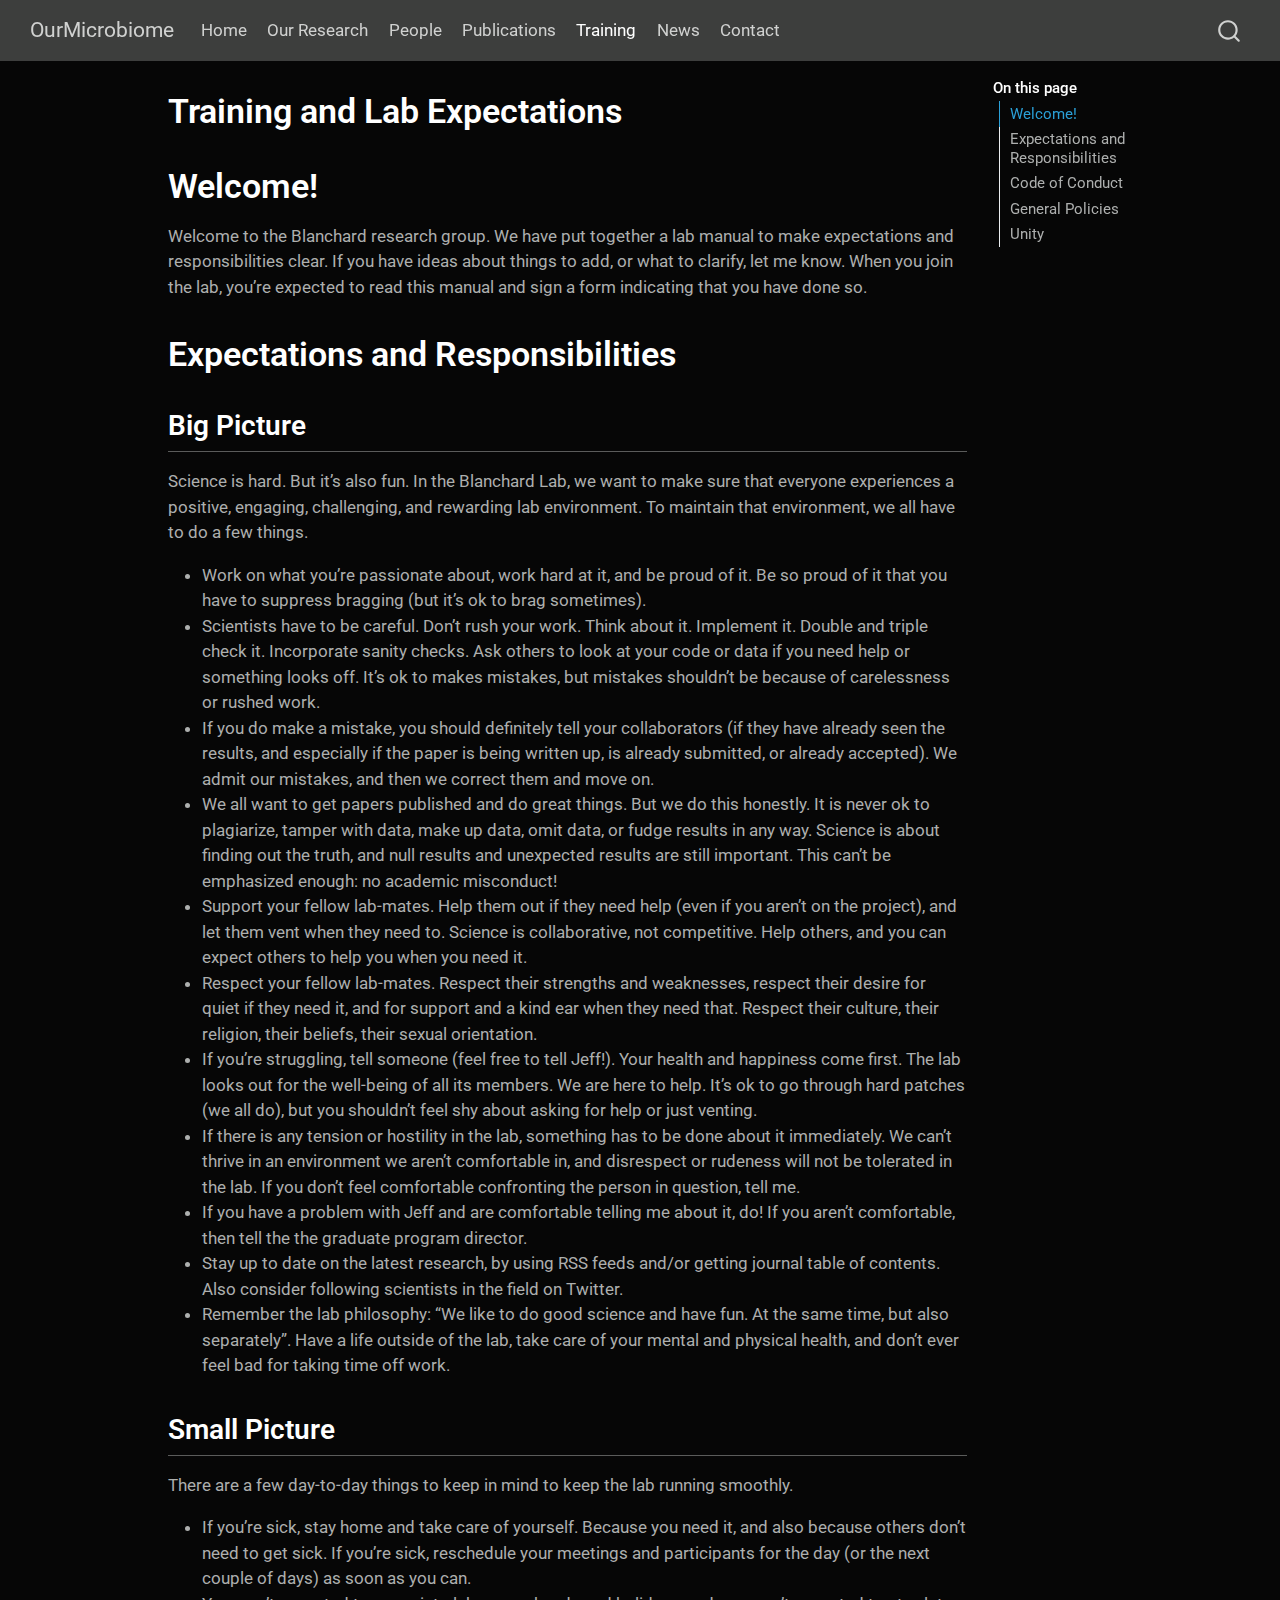
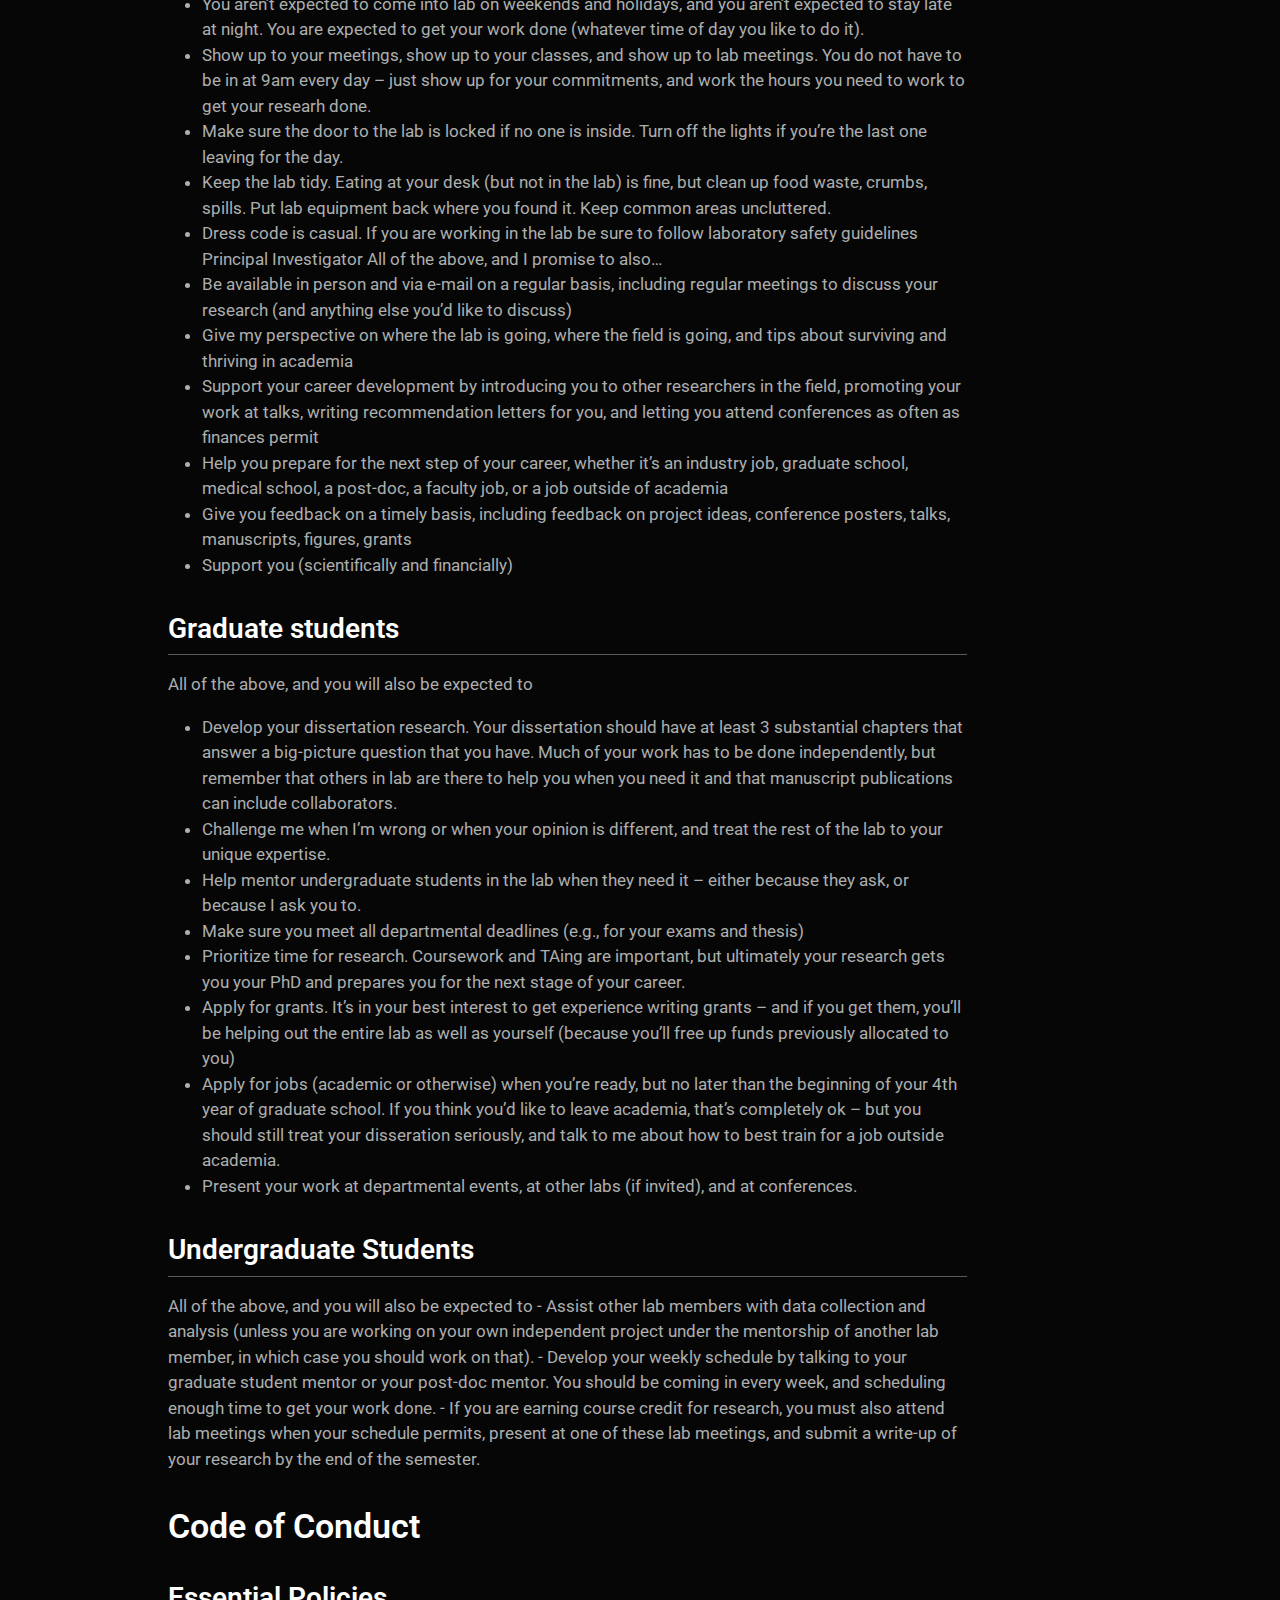
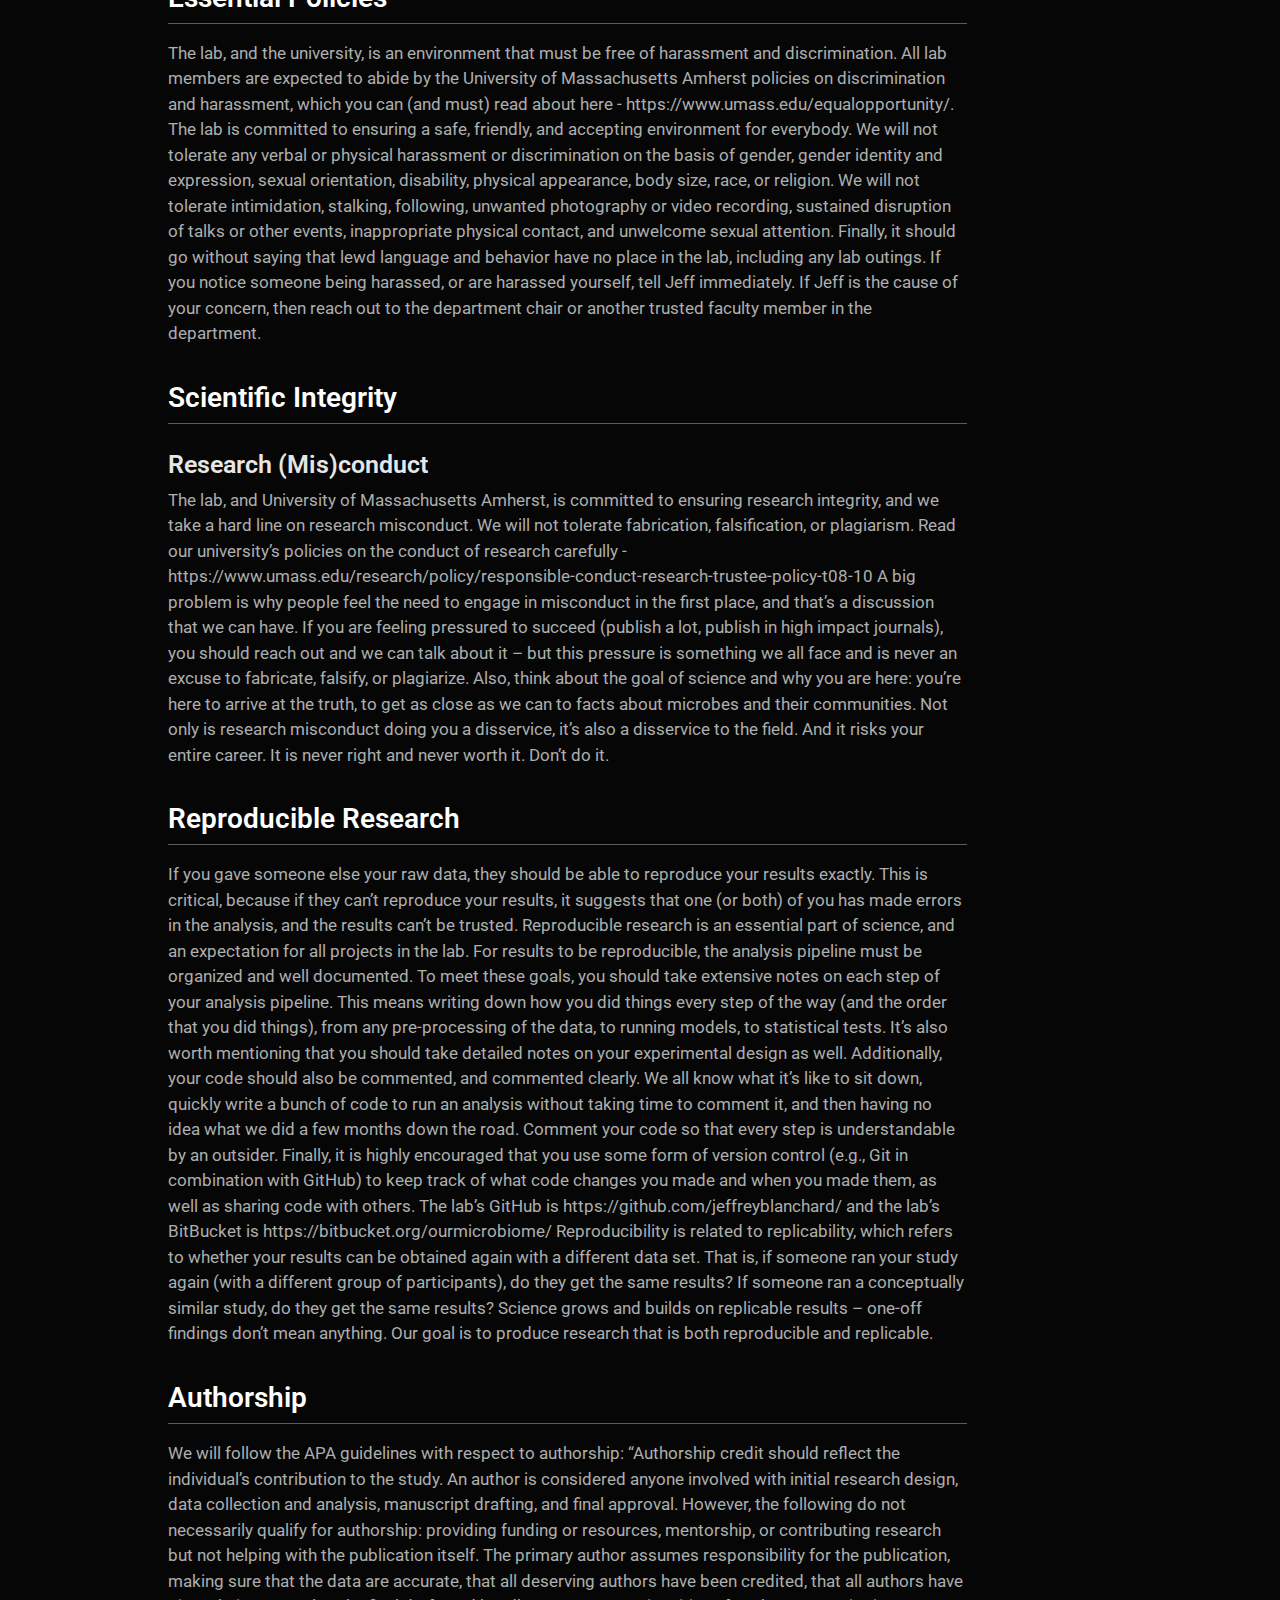
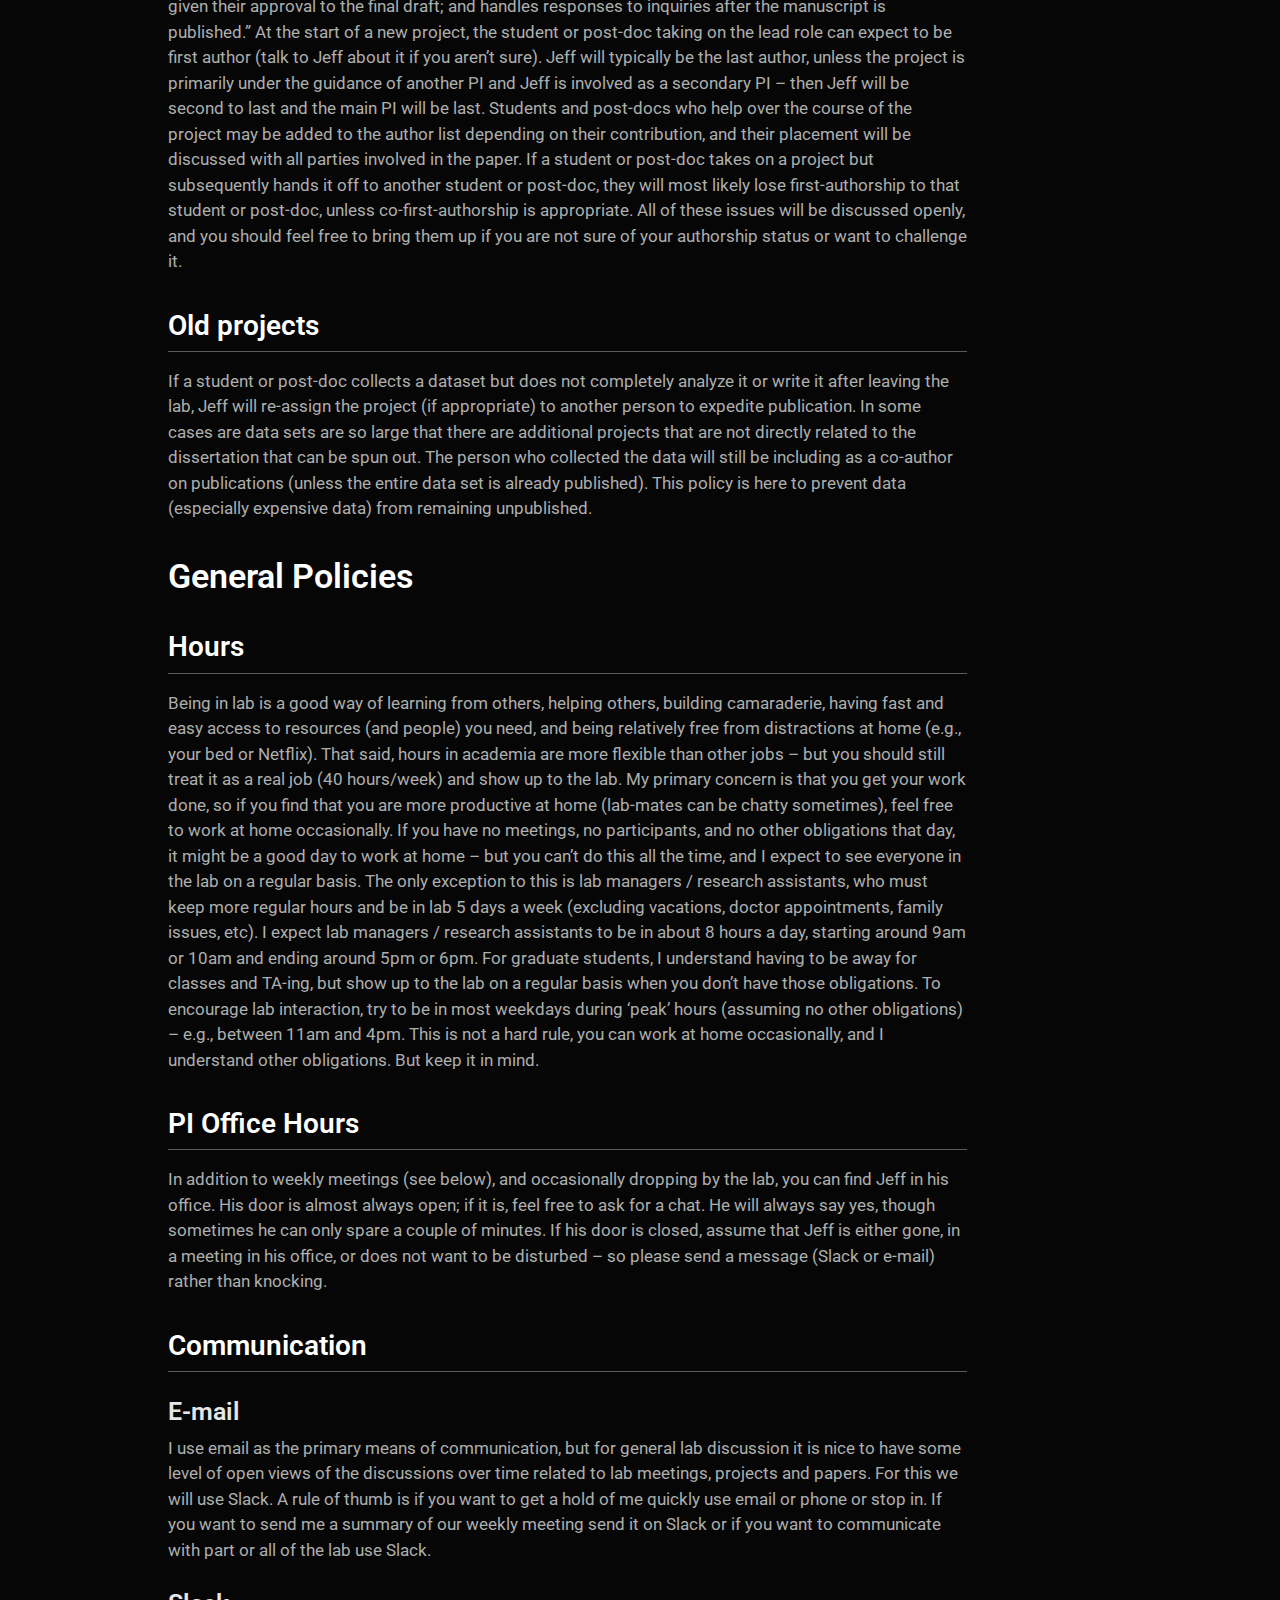
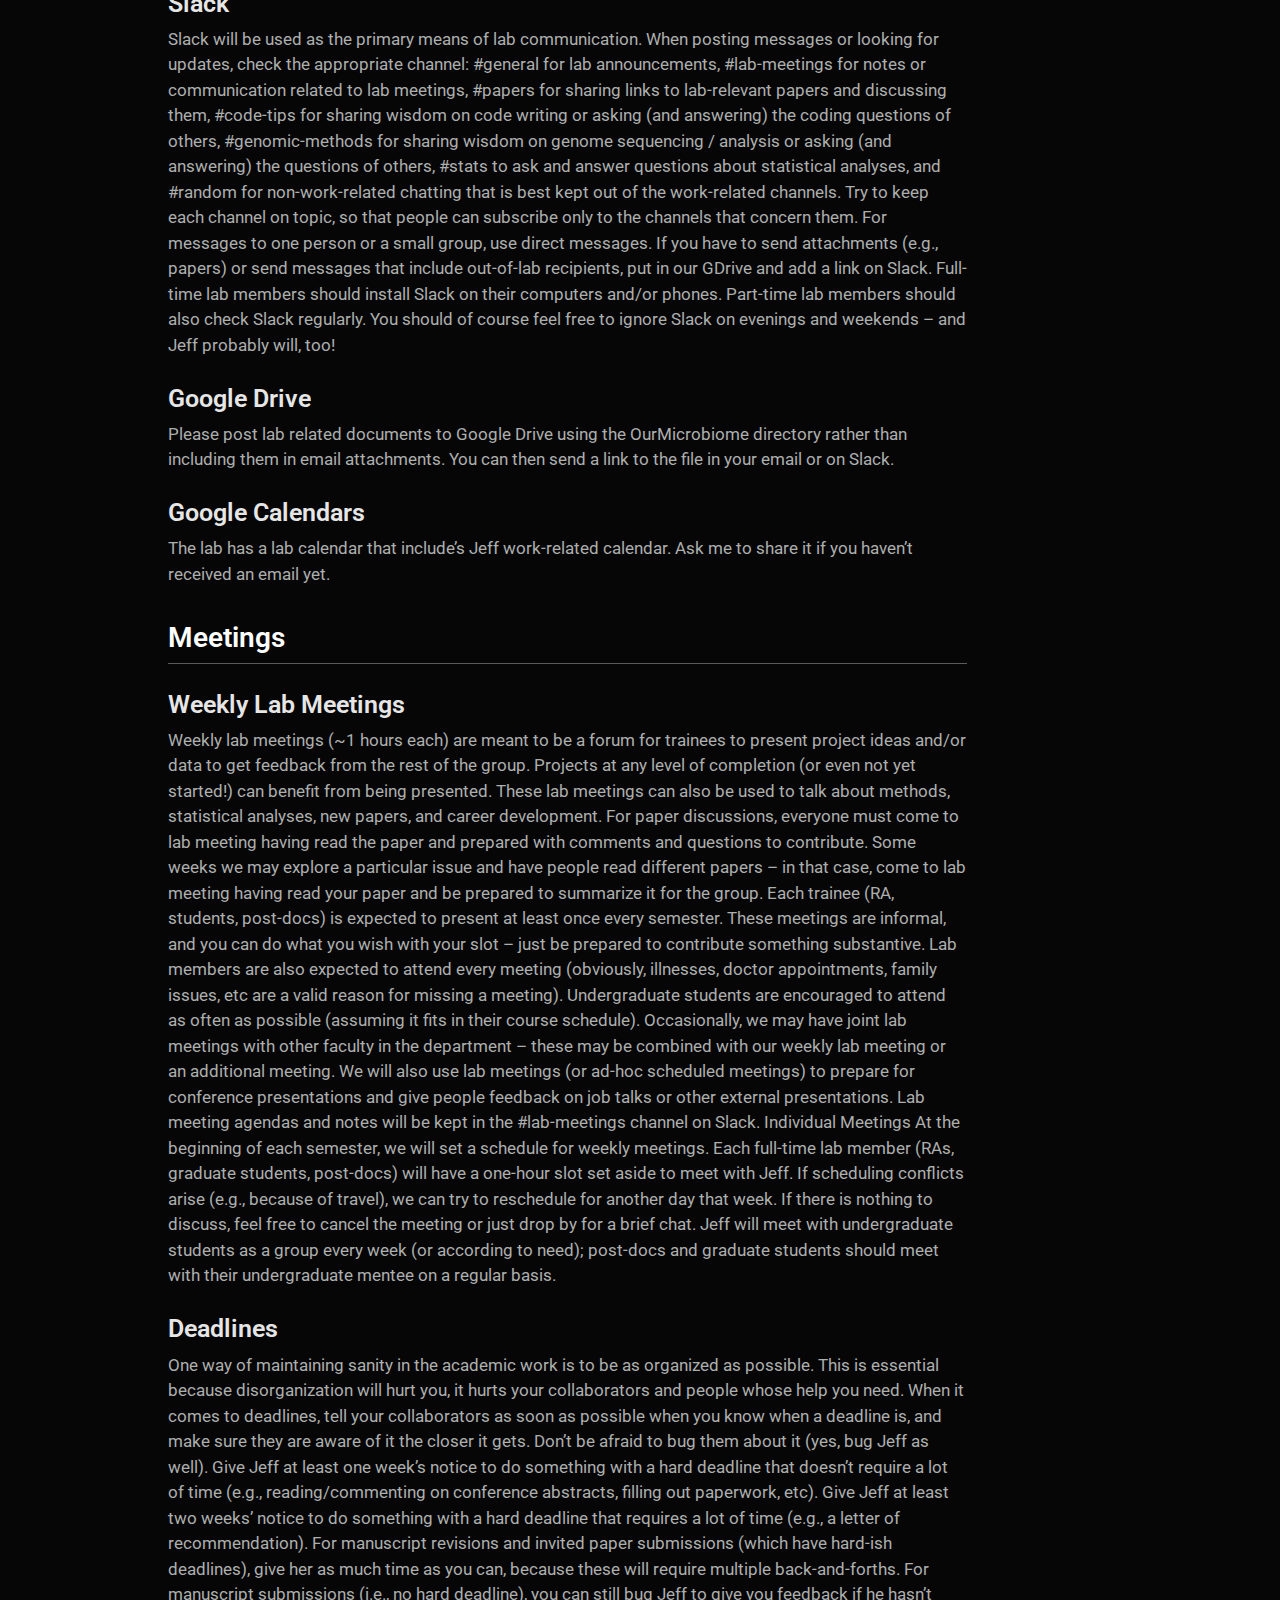
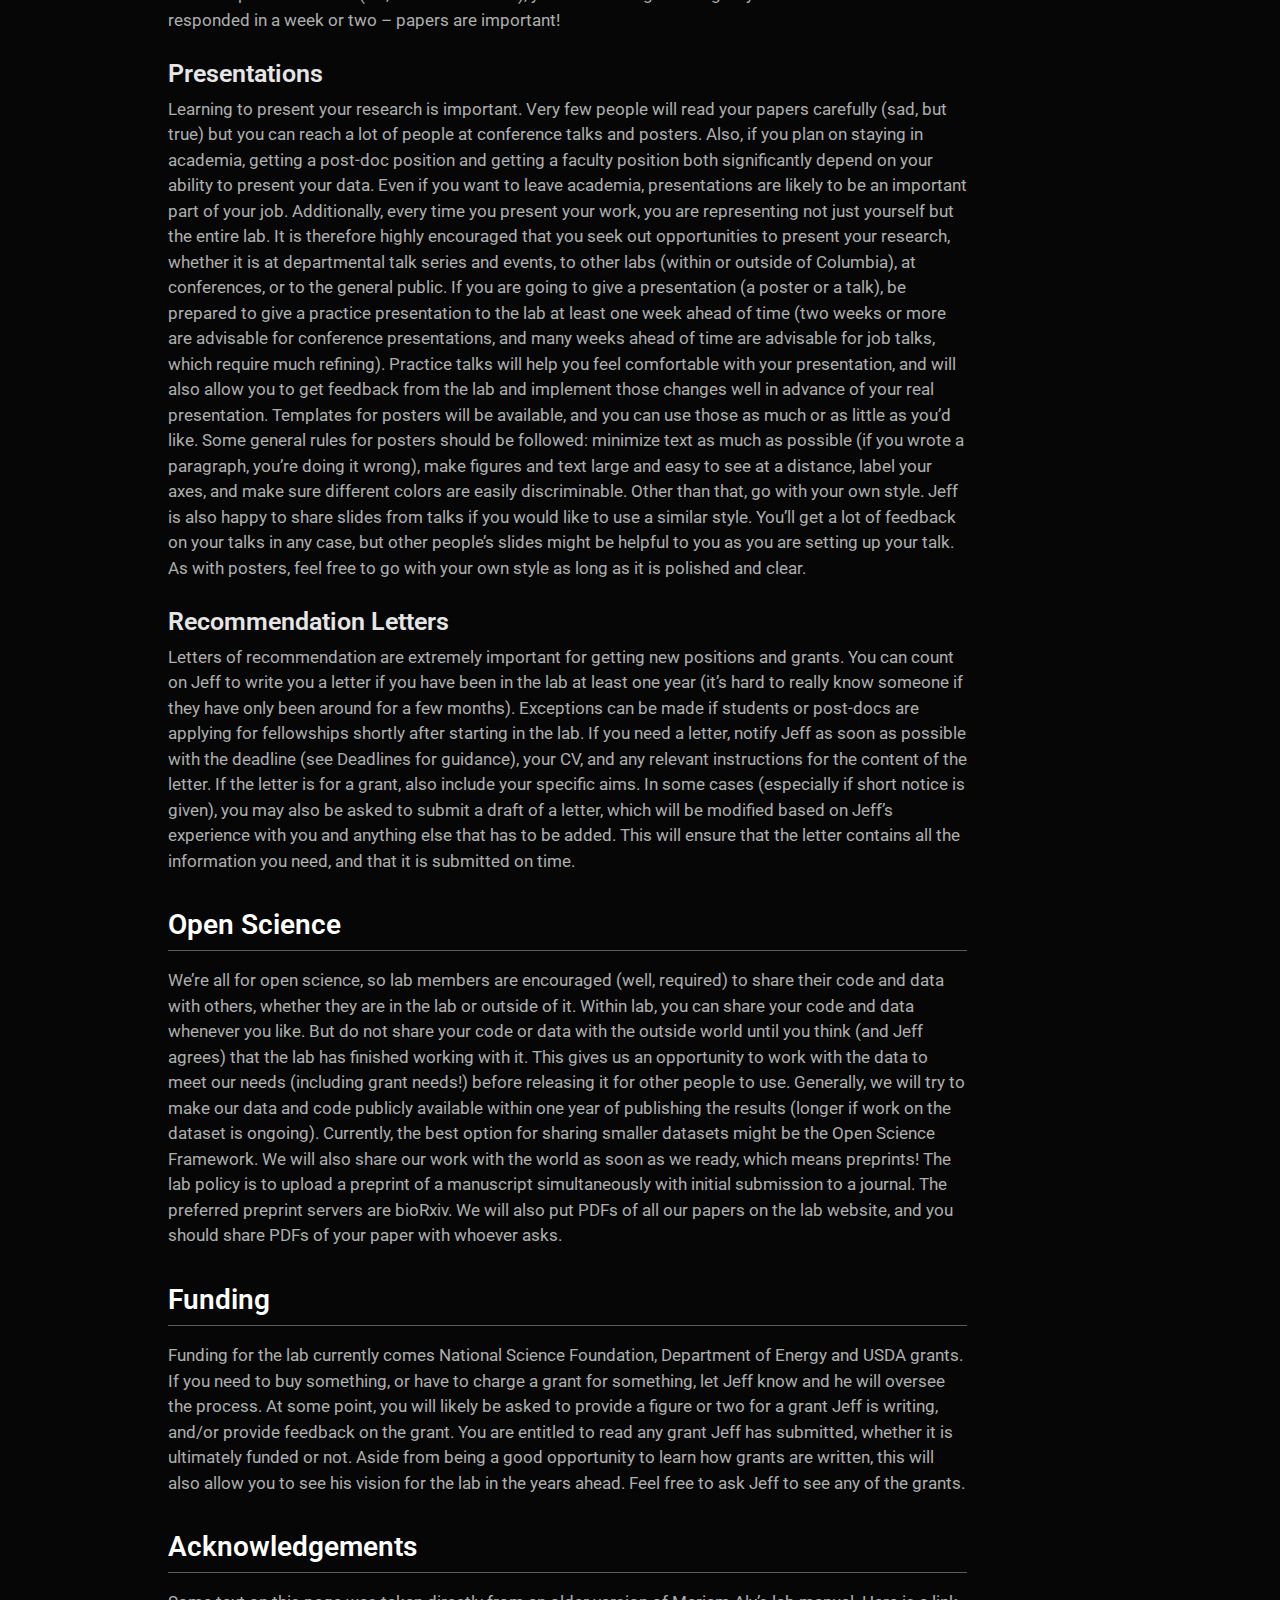
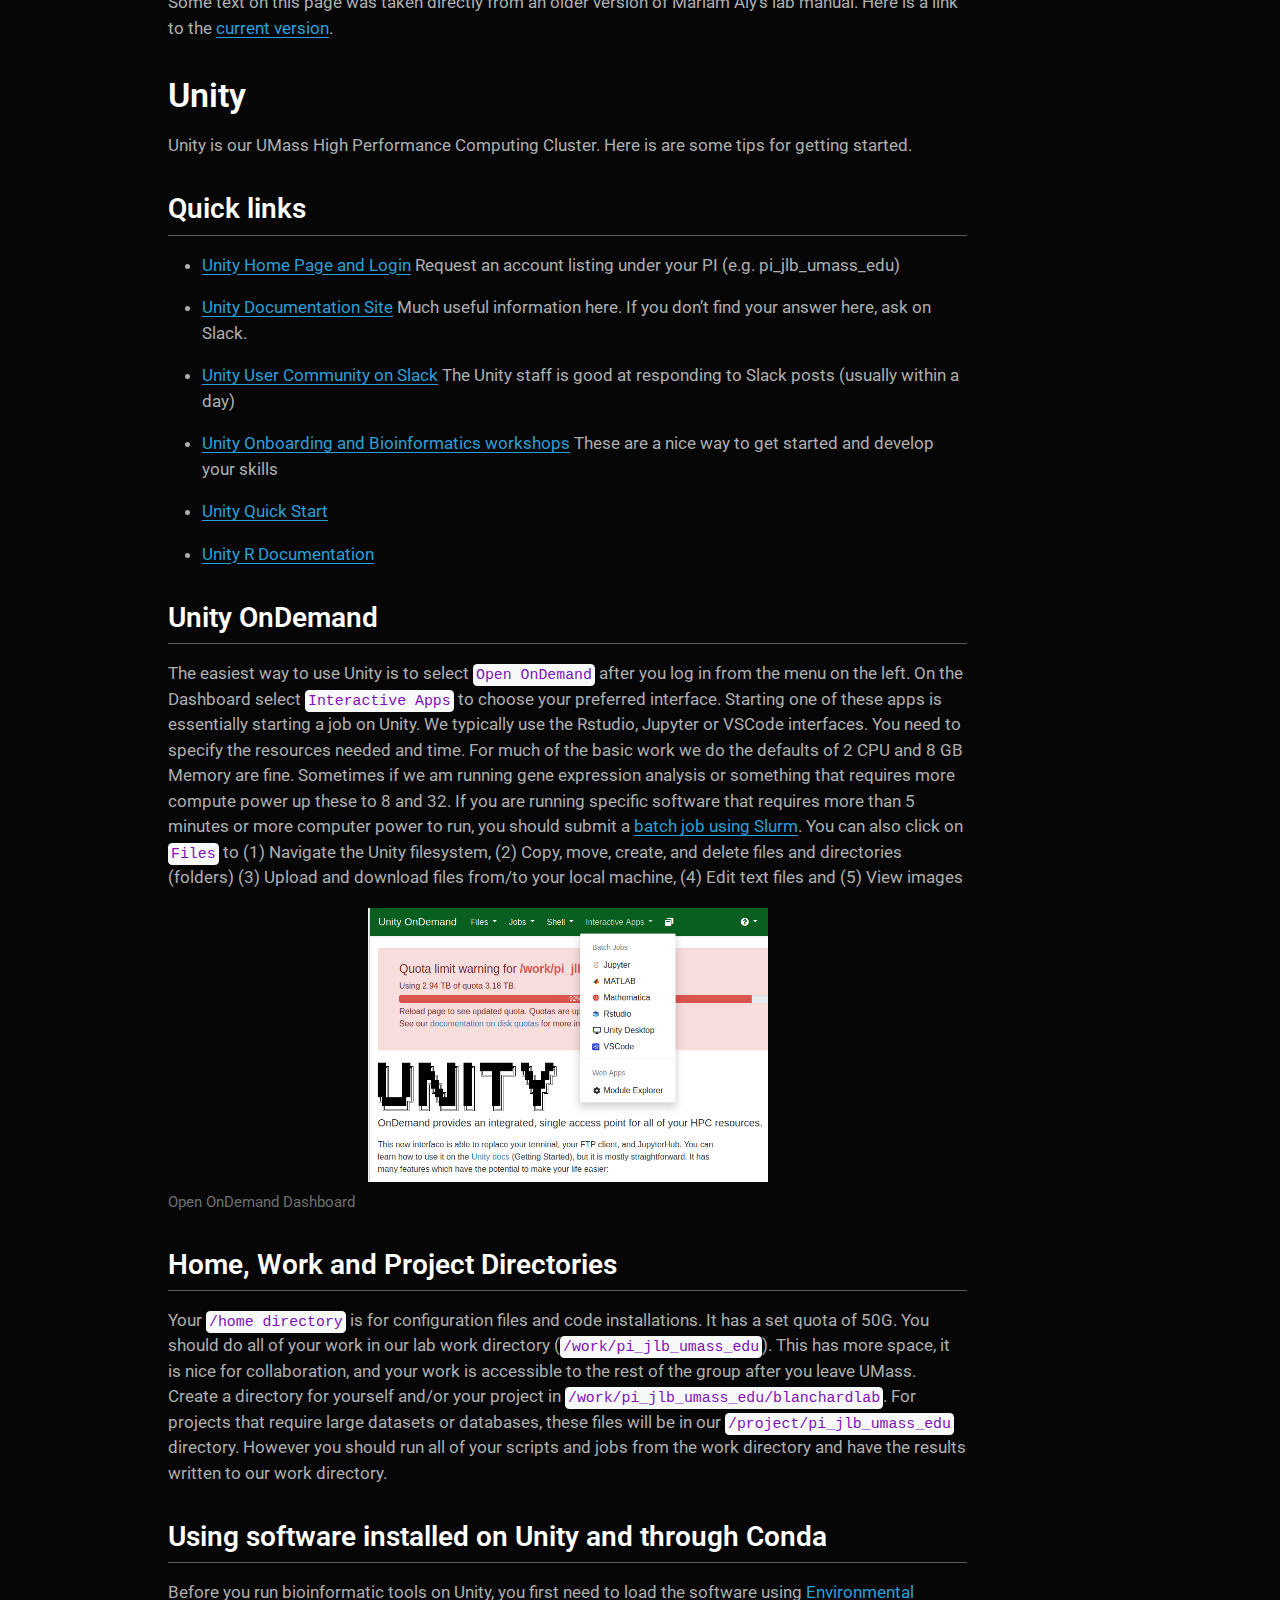
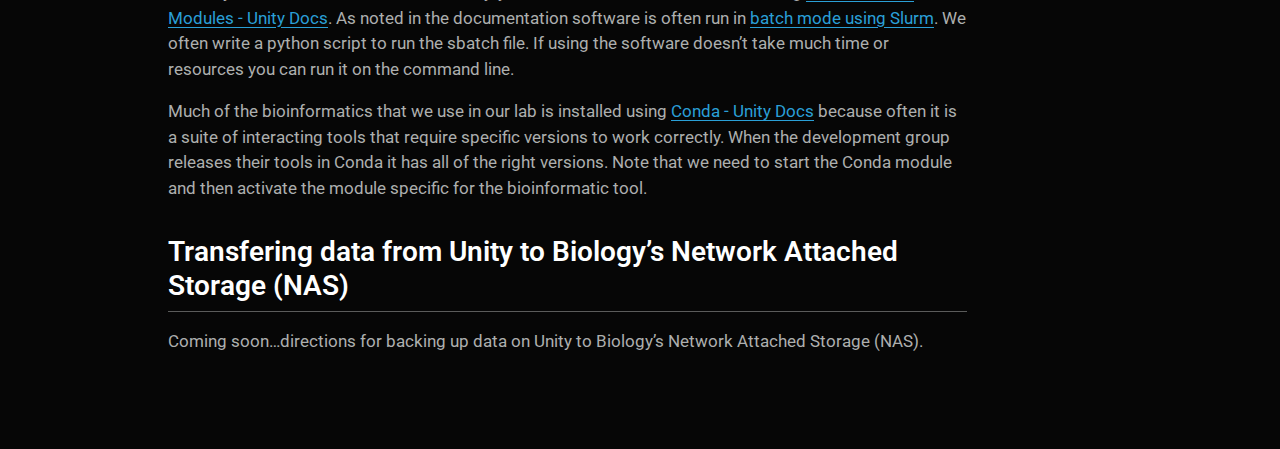
<file: docs/training.html>
<!DOCTYPE html>
<html xmlns="http://www.w3.org/1999/xhtml" lang="en" xml:lang="en"><head>

<meta charset="utf-8">
<meta name="generator" content="quarto-1.4.555">

<meta name="viewport" content="width=device-width, initial-scale=1.0, user-scalable=yes">


<title>OurMicrobiome - Training and Lab Expectations</title>
<style>
code{white-space: pre-wrap;}
span.smallcaps{font-variant: small-caps;}
div.columns{display: flex; gap: min(4vw, 1.5em);}
div.column{flex: auto; overflow-x: auto;}
div.hanging-indent{margin-left: 1.5em; text-indent: -1.5em;}
ul.task-list{list-style: none;}
ul.task-list li input[type="checkbox"] {
  width: 0.8em;
  margin: 0 0.8em 0.2em -1em; /* quarto-specific, see https://github.com/quarto-dev/quarto-cli/issues/4556 */ 
  vertical-align: middle;
}
</style>


<script src="site_libs/quarto-nav/quarto-nav.js"></script>
<script src="site_libs/quarto-nav/headroom.min.js"></script>
<script src="site_libs/clipboard/clipboard.min.js"></script>
<script src="site_libs/quarto-search/autocomplete.umd.js"></script>
<script src="site_libs/quarto-search/fuse.min.js"></script>
<script src="site_libs/quarto-search/quarto-search.js"></script>
<meta name="quarto:offset" content="./">
<script src="site_libs/quarto-html/quarto.js"></script>
<script src="site_libs/quarto-html/popper.min.js"></script>
<script src="site_libs/quarto-html/tippy.umd.min.js"></script>
<script src="site_libs/quarto-html/anchor.min.js"></script>
<link href="site_libs/quarto-html/tippy.css" rel="stylesheet">
<link href="site_libs/quarto-html/quarto-syntax-highlighting-dark.css" rel="stylesheet" id="quarto-text-highlighting-styles">
<script src="site_libs/bootstrap/bootstrap.min.js"></script>
<link href="site_libs/bootstrap/bootstrap-icons.css" rel="stylesheet">
<link href="site_libs/bootstrap/bootstrap.min.css" rel="stylesheet" id="quarto-bootstrap" data-mode="dark">
<script id="quarto-search-options" type="application/json">{
  "location": "navbar",
  "copy-button": false,
  "collapse-after": 3,
  "panel-placement": "end",
  "type": "overlay",
  "limit": 50,
  "keyboard-shortcut": [
    "f",
    "/",
    "s"
  ],
  "show-item-context": false,
  "language": {
    "search-no-results-text": "No results",
    "search-matching-documents-text": "matching documents",
    "search-copy-link-title": "Copy link to search",
    "search-hide-matches-text": "Hide additional matches",
    "search-more-match-text": "more match in this document",
    "search-more-matches-text": "more matches in this document",
    "search-clear-button-title": "Clear",
    "search-text-placeholder": "",
    "search-detached-cancel-button-title": "Cancel",
    "search-submit-button-title": "Submit",
    "search-label": "Search"
  }
}</script>


<link rel="stylesheet" href="styles.css">
</head>

<body class="nav-fixed">

<div id="quarto-search-results"></div>
  <header id="quarto-header" class="headroom fixed-top">
    <nav class="navbar navbar-expand-lg " data-bs-theme="dark">
      <div class="navbar-container container-fluid">
      <div class="navbar-brand-container mx-auto">
    <a class="navbar-brand" href="./index.html">
    <span class="navbar-title">OurMicrobiome</span>
    </a>
  </div>
            <div id="quarto-search" class="" title="Search"></div>
          <button class="navbar-toggler" type="button" data-bs-toggle="collapse" data-bs-target="#navbarCollapse" aria-controls="navbarCollapse" aria-expanded="false" aria-label="Toggle navigation" onclick="if (window.quartoToggleHeadroom) { window.quartoToggleHeadroom(); }">
  <span class="navbar-toggler-icon"></span>
</button>
          <div class="collapse navbar-collapse" id="navbarCollapse">
            <ul class="navbar-nav navbar-nav-scroll me-auto">
  <li class="nav-item">
    <a class="nav-link" href="./index.html"> 
<span class="menu-text">Home</span></a>
  </li>  
  <li class="nav-item">
    <a class="nav-link" href="./OurResearch.html"> 
<span class="menu-text">Our Research</span></a>
  </li>  
  <li class="nav-item">
    <a class="nav-link" href="./people.html"> 
<span class="menu-text">People</span></a>
  </li>  
  <li class="nav-item">
    <a class="nav-link" href="./publications.html"> 
<span class="menu-text">Publications</span></a>
  </li>  
  <li class="nav-item">
    <a class="nav-link active" href="./training.html" aria-current="page"> 
<span class="menu-text">Training</span></a>
  </li>  
  <li class="nav-item">
    <a class="nav-link" href="./news.html"> 
<span class="menu-text">News</span></a>
  </li>  
  <li class="nav-item">
    <a class="nav-link" href="./contact.html"> 
<span class="menu-text">Contact</span></a>
  </li>  
</ul>
          </div> <!-- /navcollapse -->
          <div class="quarto-navbar-tools">
</div>
      </div> <!-- /container-fluid -->
    </nav>
</header>
<!-- content -->
<div id="quarto-content" class="quarto-container page-columns page-rows-contents page-layout-article page-navbar">
<!-- sidebar -->
<!-- margin-sidebar -->
    <div id="quarto-margin-sidebar" class="sidebar margin-sidebar">
        <nav id="TOC" role="doc-toc" class="toc-active">
    <h2 id="toc-title">On this page</h2>
   
  <ul>
  <li><a href="#welcome" id="toc-welcome" class="nav-link active" data-scroll-target="#welcome">Welcome!</a></li>
  <li><a href="#expectations-and-responsibilities" id="toc-expectations-and-responsibilities" class="nav-link" data-scroll-target="#expectations-and-responsibilities">Expectations and Responsibilities</a>
  <ul class="collapse">
  <li><a href="#big-picture" id="toc-big-picture" class="nav-link" data-scroll-target="#big-picture">Big Picture</a></li>
  <li><a href="#small-picture" id="toc-small-picture" class="nav-link" data-scroll-target="#small-picture">Small Picture</a></li>
  <li><a href="#graduate-students" id="toc-graduate-students" class="nav-link" data-scroll-target="#graduate-students">Graduate students</a></li>
  <li><a href="#undergraduate-students" id="toc-undergraduate-students" class="nav-link" data-scroll-target="#undergraduate-students">Undergraduate Students</a></li>
  </ul></li>
  <li><a href="#code-of-conduct" id="toc-code-of-conduct" class="nav-link" data-scroll-target="#code-of-conduct">Code of Conduct</a>
  <ul class="collapse">
  <li><a href="#essential-policies" id="toc-essential-policies" class="nav-link" data-scroll-target="#essential-policies">Essential Policies</a></li>
  <li><a href="#scientific-integrity" id="toc-scientific-integrity" class="nav-link" data-scroll-target="#scientific-integrity">Scientific Integrity</a>
  <ul class="collapse">
  <li><a href="#research-misconduct" id="toc-research-misconduct" class="nav-link" data-scroll-target="#research-misconduct">Research (Mis)conduct</a></li>
  </ul></li>
  <li><a href="#reproducible-research" id="toc-reproducible-research" class="nav-link" data-scroll-target="#reproducible-research">Reproducible Research</a></li>
  <li><a href="#authorship" id="toc-authorship" class="nav-link" data-scroll-target="#authorship">Authorship</a></li>
  <li><a href="#old-projects" id="toc-old-projects" class="nav-link" data-scroll-target="#old-projects">Old projects</a></li>
  </ul></li>
  <li><a href="#general-policies" id="toc-general-policies" class="nav-link" data-scroll-target="#general-policies">General Policies</a>
  <ul class="collapse">
  <li><a href="#hours" id="toc-hours" class="nav-link" data-scroll-target="#hours">Hours</a></li>
  <li><a href="#pi-office-hours" id="toc-pi-office-hours" class="nav-link" data-scroll-target="#pi-office-hours">PI Office Hours</a></li>
  <li><a href="#communication" id="toc-communication" class="nav-link" data-scroll-target="#communication">Communication</a>
  <ul class="collapse">
  <li><a href="#e-mail" id="toc-e-mail" class="nav-link" data-scroll-target="#e-mail">E-mail</a></li>
  <li><a href="#slack" id="toc-slack" class="nav-link" data-scroll-target="#slack">Slack</a></li>
  <li><a href="#google-drive" id="toc-google-drive" class="nav-link" data-scroll-target="#google-drive">Google Drive</a></li>
  <li><a href="#google-calendars" id="toc-google-calendars" class="nav-link" data-scroll-target="#google-calendars">Google Calendars</a></li>
  </ul></li>
  <li><a href="#meetings" id="toc-meetings" class="nav-link" data-scroll-target="#meetings">Meetings</a>
  <ul class="collapse">
  <li><a href="#weekly-lab-meetings" id="toc-weekly-lab-meetings" class="nav-link" data-scroll-target="#weekly-lab-meetings">Weekly Lab Meetings</a></li>
  <li><a href="#deadlines" id="toc-deadlines" class="nav-link" data-scroll-target="#deadlines">Deadlines</a></li>
  <li><a href="#presentations" id="toc-presentations" class="nav-link" data-scroll-target="#presentations">Presentations</a></li>
  <li><a href="#recommendation-letters" id="toc-recommendation-letters" class="nav-link" data-scroll-target="#recommendation-letters">Recommendation Letters</a></li>
  </ul></li>
  <li><a href="#open-science" id="toc-open-science" class="nav-link" data-scroll-target="#open-science">Open Science</a></li>
  <li><a href="#funding" id="toc-funding" class="nav-link" data-scroll-target="#funding">Funding</a></li>
  <li><a href="#acknowledgements" id="toc-acknowledgements" class="nav-link" data-scroll-target="#acknowledgements">Acknowledgements</a></li>
  </ul></li>
  <li><a href="#unity" id="toc-unity" class="nav-link" data-scroll-target="#unity">Unity</a>
  <ul class="collapse">
  <li><a href="#quick-links" id="toc-quick-links" class="nav-link" data-scroll-target="#quick-links">Quick links</a></li>
  <li><a href="#unity-ondemand" id="toc-unity-ondemand" class="nav-link" data-scroll-target="#unity-ondemand">Unity OnDemand</a></li>
  <li><a href="#home-work-and-project-directories" id="toc-home-work-and-project-directories" class="nav-link" data-scroll-target="#home-work-and-project-directories">Home, Work and Project Directories</a></li>
  <li><a href="#using-software-installed-on-unity-and-through-conda" id="toc-using-software-installed-on-unity-and-through-conda" class="nav-link" data-scroll-target="#using-software-installed-on-unity-and-through-conda">Using software installed on Unity and through Conda</a></li>
  <li><a href="#transfering-data-from-unity-to-biologys-network-attached-storage-nas" id="toc-transfering-data-from-unity-to-biologys-network-attached-storage-nas" class="nav-link" data-scroll-target="#transfering-data-from-unity-to-biologys-network-attached-storage-nas">Transfering data from Unity to Biology’s Network Attached Storage (NAS)</a></li>
  </ul></li>
  </ul>
</nav>
    </div>
<!-- main -->
<main class="content" id="quarto-document-content">

<header id="title-block-header" class="quarto-title-block default">
<div class="quarto-title">
<h1 class="title">Training and Lab Expectations</h1>
</div>



<div class="quarto-title-meta">

    
  
    
  </div>
  


</header>


<section id="welcome" class="level1">
<h1>Welcome!</h1>
<p>Welcome to the Blanchard research group. We have put together a lab manual to make expectations and responsibilities clear. If you have ideas about things to add, or what to clarify, let me know. When you join the lab, you’re expected to read this manual and sign a form indicating that you have done so.</p>
</section>
<section id="expectations-and-responsibilities" class="level1">
<h1>Expectations and Responsibilities</h1>
<section id="big-picture" class="level2">
<h2 class="anchored" data-anchor-id="big-picture">Big Picture</h2>
<p>Science is hard. But it’s also fun. In the Blanchard Lab, we want to make sure that everyone experiences a positive, engaging, challenging, and rewarding lab environment. To maintain that environment, we all have to do a few things.</p>
<ul>
<li>Work on what you’re passionate about, work hard at it, and be proud of it. Be so proud of it that you have to suppress bragging (but it’s ok to brag sometimes).</li>
<li>Scientists have to be careful. Don’t rush your work. Think about it. Implement it. Double and triple check it. Incorporate sanity checks. Ask others to look at your code or data if you need help or something looks off. It’s ok to makes mistakes, but mistakes shouldn’t be because of carelessness or rushed work.</li>
<li>If you do make a mistake, you should definitely tell your collaborators (if they have already seen the results, and especially if the paper is being written up, is already submitted, or already accepted). We admit our mistakes, and then we correct them and move on.</li>
<li>We all want to get papers published and do great things. But we do this honestly. It is never ok to plagiarize, tamper with data, make up data, omit data, or fudge results in any way. Science is about finding out the truth, and null results and unexpected results are still important. This can’t be emphasized enough: no academic misconduct!</li>
<li>Support your fellow lab-mates. Help them out if they need help (even if you aren’t on the project), and let them vent when they need to. Science is collaborative, not competitive. Help others, and you can expect others to help you when you need it.</li>
<li>Respect your fellow lab-mates. Respect their strengths and weaknesses, respect their desire for quiet if they need it, and for support and a kind ear when they need that. Respect their culture, their religion, their beliefs, their sexual orientation.</li>
<li>If you’re struggling, tell someone (feel free to tell Jeff!). Your health and happiness come first. The lab looks out for the well-being of all its members. We are here to help. It’s ok to go through hard patches (we all do), but you shouldn’t feel shy about asking for help or just venting.</li>
<li>If there is any tension or hostility in the lab, something has to be done about it immediately. We can’t thrive in an environment we aren’t comfortable in, and disrespect or rudeness will not be tolerated in the lab. If you don’t feel comfortable confronting the person in question, tell me.</li>
<li>If you have a problem with Jeff and are comfortable telling me about it, do! If you aren’t comfortable, then tell the the graduate program director.</li>
<li>Stay up to date on the latest research, by using RSS feeds and/or getting journal table of contents. Also consider following scientists in the field on Twitter.</li>
<li>Remember the lab philosophy: “We like to do good science and have fun. At the same time, but also separately”. Have a life outside of the lab, take care of your mental and physical health, and don’t ever feel bad for taking time off work.</li>
</ul>
</section>
<section id="small-picture" class="level2">
<h2 class="anchored" data-anchor-id="small-picture">Small Picture</h2>
<p>There are a few day-to-day things to keep in mind to keep the lab running smoothly.</p>
<ul>
<li>If you’re sick, stay home and take care of yourself. Because you need it, and also because others don’t need to get sick. If you’re sick, reschedule your meetings and participants for the day (or the next couple of days) as soon as you can.</li>
<li>You aren’t expected to come into lab on weekends and holidays, and you aren’t expected to stay late at night. You are expected to get your work done (whatever time of day you like to do it).</li>
<li>Show up to your meetings, show up to your classes, and show up to lab meetings. You do not have to be in at 9am every day – just show up for your commitments, and work the hours you need to work to get your researh done.</li>
<li>Make sure the door to the lab is locked if no one is inside. Turn off the lights if you’re the last one leaving for the day.</li>
<li>Keep the lab tidy. Eating at your desk (but not in the lab) is fine, but clean up food waste, crumbs, spills. Put lab equipment back where you found it. Keep common areas uncluttered.</li>
<li>Dress code is casual. If you are working in the lab be sure to follow laboratory safety guidelines Principal Investigator All of the above, and I promise to also…</li>
<li>Be available in person and via e-mail on a regular basis, including regular meetings to discuss your research (and anything else you’d like to discuss)</li>
<li>Give my perspective on where the lab is going, where the field is going, and tips about surviving and thriving in academia</li>
<li>Support your career development by introducing you to other researchers in the field, promoting your work at talks, writing recommendation letters for you, and letting you attend conferences as often as finances permit</li>
<li>Help you prepare for the next step of your career, whether it’s an industry job, graduate school, medical school, a post-doc, a faculty job, or a job outside of academia</li>
<li>Give you feedback on a timely basis, including feedback on project ideas, conference posters, talks, manuscripts, figures, grants</li>
<li>Support you (scientifically and financially)</li>
</ul>
</section>
<section id="graduate-students" class="level2">
<h2 class="anchored" data-anchor-id="graduate-students">Graduate students</h2>
<p>All of the above, and you will also be expected to</p>
<ul>
<li>Develop your dissertation research. Your dissertation should have at least 3 substantial chapters that answer a big-picture question that you have. Much of your work has to be done independently, but remember that others in lab are there to help you when you need it and that manuscript publications can include collaborators.</li>
<li>Challenge me when I’m wrong or when your opinion is different, and treat the rest of the lab to your unique expertise.</li>
<li>Help mentor undergraduate students in the lab when they need it – either because they ask, or because I ask you to.</li>
<li>Make sure you meet all departmental deadlines (e.g., for your exams and thesis)</li>
<li>Prioritize time for research. Coursework and TAing are important, but ultimately your research gets you your PhD and prepares you for the next stage of your career.</li>
<li>Apply for grants. It’s in your best interest to get experience writing grants – and if you get them, you’ll be helping out the entire lab as well as yourself (because you’ll free up funds previously allocated to you)</li>
<li>Apply for jobs (academic or otherwise) when you’re ready, but no later than the beginning of your 4th year of graduate school. If you think you’d like to leave academia, that’s completely ok – but you should still treat your disseration seriously, and talk to me about how to best train for a job outside academia.</li>
<li>Present your work at departmental events, at other labs (if invited), and at conferences.</li>
</ul>
</section>
<section id="undergraduate-students" class="level2">
<h2 class="anchored" data-anchor-id="undergraduate-students">Undergraduate Students</h2>
<p>All of the above, and you will also be expected to - Assist other lab members with data collection and analysis (unless you are working on your own independent project under the mentorship of another lab member, in which case you should work on that). - Develop your weekly schedule by talking to your graduate student mentor or your post-doc mentor. You should be coming in every week, and scheduling enough time to get your work done. - If you are earning course credit for research, you must also attend lab meetings when your schedule permits, present at one of these lab meetings, and submit a write-up of your research by the end of the semester.</p>
</section>
</section>
<section id="code-of-conduct" class="level1">
<h1>Code of Conduct</h1>
<section id="essential-policies" class="level2">
<h2 class="anchored" data-anchor-id="essential-policies">Essential Policies</h2>
<p>The lab, and the university, is an environment that must be free of harassment and discrimination. All lab members are expected to abide by the University of Massachusetts Amherst policies on discrimination and harassment, which you can (and must) read about here - https://www.umass.edu/equalopportunity/. The lab is committed to ensuring a safe, friendly, and accepting environment for everybody. We will not tolerate any verbal or physical harassment or discrimination on the basis of gender, gender identity and expression, sexual orientation, disability, physical appearance, body size, race, or religion. We will not tolerate intimidation, stalking, following, unwanted photography or video recording, sustained disruption of talks or other events, inappropriate physical contact, and unwelcome sexual attention. Finally, it should go without saying that lewd language and behavior have no place in the lab, including any lab outings. If you notice someone being harassed, or are harassed yourself, tell Jeff immediately. If Jeff is the cause of your concern, then reach out to the department chair or another trusted faculty member in the department.</p>
</section>
<section id="scientific-integrity" class="level2">
<h2 class="anchored" data-anchor-id="scientific-integrity">Scientific Integrity</h2>
<section id="research-misconduct" class="level3">
<h3 class="anchored" data-anchor-id="research-misconduct">Research (Mis)conduct</h3>
<p>The lab, and University of Massachusetts Amherst, is committed to ensuring research integrity, and we take a hard line on research misconduct. We will not tolerate fabrication, falsification, or plagiarism. Read our university’s policies on the conduct of research carefully - https://www.umass.edu/research/policy/responsible-conduct-research-trustee-policy-t08-10 A big problem is why people feel the need to engage in misconduct in the first place, and that’s a discussion that we can have. If you are feeling pressured to succeed (publish a lot, publish in high impact journals), you should reach out and we can talk about it – but this pressure is something we all face and is never an excuse to fabricate, falsify, or plagiarize. Also, think about the goal of science and why you are here: you’re here to arrive at the truth, to get as close as we can to facts about microbes and their communities. Not only is research misconduct doing you a disservice, it’s also a disservice to the field. And it risks your entire career. It is never right and never worth it. Don’t do it.</p>
</section>
</section>
<section id="reproducible-research" class="level2">
<h2 class="anchored" data-anchor-id="reproducible-research">Reproducible Research</h2>
<p>If you gave someone else your raw data, they should be able to reproduce your results exactly. This is critical, because if they can’t reproduce your results, it suggests that one (or both) of you has made errors in the analysis, and the results can’t be trusted. Reproducible research is an essential part of science, and an expectation for all projects in the lab. For results to be reproducible, the analysis pipeline must be organized and well documented. To meet these goals, you should take extensive notes on each step of your analysis pipeline. This means writing down how you did things every step of the way (and the order that you did things), from any pre-processing of the data, to running models, to statistical tests. It’s also worth mentioning that you should take detailed notes on your experimental design as well. Additionally, your code should also be commented, and commented clearly. We all know what it’s like to sit down, quickly write a bunch of code to run an analysis without taking time to comment it, and then having no idea what we did a few months down the road. Comment your code so that every step is understandable by an outsider. Finally, it is highly encouraged that you use some form of version control (e.g., Git in combination with GitHub) to keep track of what code changes you made and when you made them, as well as sharing code with others. The lab’s GitHub is https://github.com/jeffreyblanchard/ and the lab’s BitBucket is https://bitbucket.org/ourmicrobiome/ Reproducibility is related to replicability, which refers to whether your results can be obtained again with a different data set. That is, if someone ran your study again (with a different group of participants), do they get the same results? If someone ran a conceptually similar study, do they get the same results? Science grows and builds on replicable results – one-off findings don’t mean anything. Our goal is to produce research that is both reproducible and replicable.</p>
</section>
<section id="authorship" class="level2">
<h2 class="anchored" data-anchor-id="authorship">Authorship</h2>
<p>We will follow the APA guidelines with respect to authorship: “Authorship credit should reflect the individual’s contribution to the study. An author is considered anyone involved with initial research design, data collection and analysis, manuscript drafting, and final approval. However, the following do not necessarily qualify for authorship: providing funding or resources, mentorship, or contributing research but not helping with the publication itself. The primary author assumes responsibility for the publication, making sure that the data are accurate, that all deserving authors have been credited, that all authors have given their approval to the final draft; and handles responses to inquiries after the manuscript is published.” At the start of a new project, the student or post-doc taking on the lead role can expect to be first author (talk to Jeff about it if you aren’t sure). Jeff will typically be the last author, unless the project is primarily under the guidance of another PI and Jeff is involved as a secondary PI – then Jeff will be second to last and the main PI will be last. Students and post-docs who help over the course of the project may be added to the author list depending on their contribution, and their placement will be discussed with all parties involved in the paper. If a student or post-doc takes on a project but subsequently hands it off to another student or post-doc, they will most likely lose first-authorship to that student or post-doc, unless co-first-authorship is appropriate. All of these issues will be discussed openly, and you should feel free to bring them up if you are not sure of your authorship status or want to challenge it.</p>
</section>
<section id="old-projects" class="level2">
<h2 class="anchored" data-anchor-id="old-projects">Old projects</h2>
<p>If a student or post-doc collects a dataset but does not completely analyze it or write it after leaving the lab, Jeff will re-assign the project (if appropriate) to another person to expedite publication. In some cases are data sets are so large that there are additional projects that are not directly related to the dissertation that can be spun out. The person who collected the data will still be including as a co-author on publications (unless the entire data set is already published). This policy is here to prevent data (especially expensive data) from remaining unpublished.</p>
</section>
</section>
<section id="general-policies" class="level1">
<h1>General Policies</h1>
<section id="hours" class="level2">
<h2 class="anchored" data-anchor-id="hours">Hours</h2>
<p>Being in lab is a good way of learning from others, helping others, building camaraderie, having fast and easy access to resources (and people) you need, and being relatively free from distractions at home (e.g., your bed or Netflix). That said, hours in academia are more flexible than other jobs – but you should still treat it as a real job (40 hours/week) and show up to the lab. My primary concern is that you get your work done, so if you find that you are more productive at home (lab-mates can be chatty sometimes), feel free to work at home occasionally. If you have no meetings, no participants, and no other obligations that day, it might be a good day to work at home – but you can’t do this all the time, and I expect to see everyone in the lab on a regular basis. The only exception to this is lab managers / research assistants, who must keep more regular hours and be in lab 5 days a week (excluding vacations, doctor appointments, family issues, etc). I expect lab managers / research assistants to be in about 8 hours a day, starting around 9am or 10am and ending around 5pm or 6pm. For graduate students, I understand having to be away for classes and TA-ing, but show up to the lab on a regular basis when you don’t have those obligations. To encourage lab interaction, try to be in most weekdays during ‘peak’ hours (assuming no other obligations) – e.g., between 11am and 4pm. This is not a hard rule, you can work at home occasionally, and I understand other obligations. But keep it in mind.</p>
</section>
<section id="pi-office-hours" class="level2">
<h2 class="anchored" data-anchor-id="pi-office-hours">PI Office Hours</h2>
<p>In addition to weekly meetings (see below), and occasionally dropping by the lab, you can find Jeff in his office. His door is almost always open; if it is, feel free to ask for a chat. He will always say yes, though sometimes he can only spare a couple of minutes. If his door is closed, assume that Jeff is either gone, in a meeting in his office, or does not want to be disturbed – so please send a message (Slack or e-mail) rather than knocking.</p>
</section>
<section id="communication" class="level2">
<h2 class="anchored" data-anchor-id="communication">Communication</h2>
<section id="e-mail" class="level3">
<h3 class="anchored" data-anchor-id="e-mail">E-mail</h3>
<p>I use email as the primary means of communication, but for general lab discussion it is nice to have some level of open views of the discussions over time related to lab meetings, projects and papers. For this we will use Slack. A rule of thumb is if you want to get a hold of me quickly use email or phone or stop in. If you want to send me a summary of our weekly meeting send it on Slack or if you want to communicate with part or all of the lab use Slack.</p>
</section>
<section id="slack" class="level3">
<h3 class="anchored" data-anchor-id="slack">Slack</h3>
<p>Slack will be used as the primary means of lab communication. When posting messages or looking for updates, check the appropriate channel: #general for lab announcements, #lab-meetings for notes or communication related to lab meetings, #papers for sharing links to lab-relevant papers and discussing them, #code-tips for sharing wisdom on code writing or asking (and answering) the coding questions of others, #genomic-methods for sharing wisdom on genome sequencing / analysis or asking (and answering) the questions of others, #stats to ask and answer questions about statistical analyses, and #random for non-work-related chatting that is best kept out of the work-related channels. Try to keep each channel on topic, so that people can subscribe only to the channels that concern them. For messages to one person or a small group, use direct messages. If you have to send attachments (e.g., papers) or send messages that include out-of-lab recipients, put in our GDrive and add a link on Slack. Full-time lab members should install Slack on their computers and/or phones. Part-time lab members should also check Slack regularly. You should of course feel free to ignore Slack on evenings and weekends – and Jeff probably will, too!</p>
</section>
<section id="google-drive" class="level3">
<h3 class="anchored" data-anchor-id="google-drive">Google Drive</h3>
<p>Please post lab related documents to Google Drive using the OurMicrobiome directory rather than including them in email attachments. You can then send a link to the file in your email or on Slack.</p>
</section>
<section id="google-calendars" class="level3">
<h3 class="anchored" data-anchor-id="google-calendars">Google Calendars</h3>
<p>The lab has a lab calendar that include’s Jeff work-related calendar. Ask me to share it if you haven’t received an email yet.</p>
</section>
</section>
<section id="meetings" class="level2">
<h2 class="anchored" data-anchor-id="meetings">Meetings</h2>
<section id="weekly-lab-meetings" class="level3">
<h3 class="anchored" data-anchor-id="weekly-lab-meetings">Weekly Lab Meetings</h3>
<p>Weekly lab meetings (~1 hours each) are meant to be a forum for trainees to present project ideas and/or data to get feedback from the rest of the group. Projects at any level of completion (or even not yet started!) can benefit from being presented. These lab meetings can also be used to talk about methods, statistical analyses, new papers, and career development. For paper discussions, everyone must come to lab meeting having read the paper and prepared with comments and questions to contribute. Some weeks we may explore a particular issue and have people read different papers – in that case, come to lab meeting having read your paper and be prepared to summarize it for the group. Each trainee (RA, students, post-docs) is expected to present at least once every semester. These meetings are informal, and you can do what you wish with your slot – just be prepared to contribute something substantive. Lab members are also expected to attend every meeting (obviously, illnesses, doctor appointments, family issues, etc are a valid reason for missing a meeting). Undergraduate students are encouraged to attend as often as possible (assuming it fits in their course schedule). Occasionally, we may have joint lab meetings with other faculty in the department – these may be combined with our weekly lab meeting or an additional meeting. We will also use lab meetings (or ad-hoc scheduled meetings) to prepare for conference presentations and give people feedback on job talks or other external presentations. Lab meeting agendas and notes will be kept in the #lab-meetings channel on Slack. Individual Meetings At the beginning of each semester, we will set a schedule for weekly meetings. Each full-time lab member (RAs, graduate students, post-docs) will have a one-hour slot set aside to meet with Jeff. If scheduling conflicts arise (e.g., because of travel), we can try to reschedule for another day that week. If there is nothing to discuss, feel free to cancel the meeting or just drop by for a brief chat. Jeff will meet with undergraduate students as a group every week (or according to need); post-docs and graduate students should meet with their undergraduate mentee on a regular basis.</p>
</section>
<section id="deadlines" class="level3">
<h3 class="anchored" data-anchor-id="deadlines">Deadlines</h3>
<p>One way of maintaining sanity in the academic work is to be as organized as possible. This is essential because disorganization will hurt you, it hurts your collaborators and people whose help you need. When it comes to deadlines, tell your collaborators as soon as possible when you know when a deadline is, and make sure they are aware of it the closer it gets. Don’t be afraid to bug them about it (yes, bug Jeff as well). Give Jeff at least one week’s notice to do something with a hard deadline that doesn’t require a lot of time (e.g., reading/commenting on conference abstracts, filling out paperwork, etc). Give Jeff at least two weeks’ notice to do something with a hard deadline that requires a lot of time (e.g., a letter of recommendation). For manuscript revisions and invited paper submissions (which have hard-ish deadlines), give her as much time as you can, because these will require multiple back-and-forths. For manuscript submissions (i.e., no hard deadline), you can still bug Jeff to give you feedback if he hasn’t responded in a week or two – papers are important!</p>
</section>
<section id="presentations" class="level3">
<h3 class="anchored" data-anchor-id="presentations">Presentations</h3>
<p>Learning to present your research is important. Very few people will read your papers carefully (sad, but true) but you can reach a lot of people at conference talks and posters. Also, if you plan on staying in academia, getting a post-doc position and getting a faculty position both significantly depend on your ability to present your data. Even if you want to leave academia, presentations are likely to be an important part of your job. Additionally, every time you present your work, you are representing not just yourself but the entire lab. It is therefore highly encouraged that you seek out opportunities to present your research, whether it is at departmental talk series and events, to other labs (within or outside of Columbia), at conferences, or to the general public. If you are going to give a presentation (a poster or a talk), be prepared to give a practice presentation to the lab at least one week ahead of time (two weeks or more are advisable for conference presentations, and many weeks ahead of time are advisable for job talks, which require much refining). Practice talks will help you feel comfortable with your presentation, and will also allow you to get feedback from the lab and implement those changes well in advance of your real presentation. Templates for posters will be available, and you can use those as much or as little as you’d like. Some general rules for posters should be followed: minimize text as much as possible (if you wrote a paragraph, you’re doing it wrong), make figures and text large and easy to see at a distance, label your axes, and make sure different colors are easily discriminable. Other than that, go with your own style. Jeff is also happy to share slides from talks if you would like to use a similar style. You’ll get a lot of feedback on your talks in any case, but other people’s slides might be helpful to you as you are setting up your talk. As with posters, feel free to go with your own style as long as it is polished and clear.</p>
</section>
<section id="recommendation-letters" class="level3">
<h3 class="anchored" data-anchor-id="recommendation-letters">Recommendation Letters</h3>
<p>Letters of recommendation are extremely important for getting new positions and grants. You can count on Jeff to write you a letter if you have been in the lab at least one year (it’s hard to really know someone if they have only been around for a few months). Exceptions can be made if students or post-docs are applying for fellowships shortly after starting in the lab. If you need a letter, notify Jeff as soon as possible with the deadline (see Deadlines for guidance), your CV, and any relevant instructions for the content of the letter. If the letter is for a grant, also include your specific aims. In some cases (especially if short notice is given), you may also be asked to submit a draft of a letter, which will be modified based on Jeff’s experience with you and anything else that has to be added. This will ensure that the letter contains all the information you need, and that it is submitted on time.</p>
</section>
</section>
<section id="open-science" class="level2">
<h2 class="anchored" data-anchor-id="open-science">Open Science</h2>
<p>We’re all for open science, so lab members are encouraged (well, required) to share their code and data with others, whether they are in the lab or outside of it. Within lab, you can share your code and data whenever you like. But do not share your code or data with the outside world until you think (and Jeff agrees) that the lab has finished working with it. This gives us an opportunity to work with the data to meet our needs (including grant needs!) before releasing it for other people to use. Generally, we will try to make our data and code publicly available within one year of publishing the results (longer if work on the dataset is ongoing). Currently, the best option for sharing smaller datasets might be the Open Science Framework. We will also share our work with the world as soon as we ready, which means preprints! The lab policy is to upload a preprint of a manuscript simultaneously with initial submission to a journal. The preferred preprint servers are bioRxiv. We will also put PDFs of all our papers on the lab website, and you should share PDFs of your paper with whoever asks.</p>
</section>
<section id="funding" class="level2">
<h2 class="anchored" data-anchor-id="funding">Funding</h2>
<p>Funding for the lab currently comes National Science Foundation, Department of Energy and USDA grants. If you need to buy something, or have to charge a grant for something, let Jeff know and he will oversee the process. At some point, you will likely be asked to provide a figure or two for a grant Jeff is writing, and/or provide feedback on the grant. You are entitled to read any grant Jeff has submitted, whether it is ultimately funded or not. Aside from being a good opportunity to learn how grants are written, this will also allow you to see his vision for the lab in the years ahead. Feel free to ask Jeff to see any of the grants.</p>
</section>
<section id="acknowledgements" class="level2">
<h2 class="anchored" data-anchor-id="acknowledgements">Acknowledgements</h2>
<p>Some text on this page was taken directly from an older version of Mariam Aly’s lab manual. Here is a link to the <a href="https://github.com/alylab/labmanual/blob/master/aly-lab-manual.pdf">current version</a>.</p>
</section>
</section>
<section id="unity" class="level1">
<h1>Unity</h1>
<p>Unity is our UMass High Performance Computing Cluster. Here is are some tips for getting started.</p>
<section id="quick-links" class="level2">
<h2 class="anchored" data-anchor-id="quick-links">Quick links</h2>
<ul>
<li><p><a href="https://unity.rc.umass.edu/index.php">Unity Home Page and Login</a> Request an account listing under your PI (e.g.&nbsp;pi_jlb_umass_edu)</p></li>
<li><p><a href="https://docs.unity.rc.umass.edu/">Unity Documentation Site</a> Much useful information here. If you don’t find your answer here, ask on Slack.</p></li>
<li><p><a href="https://docs.unity.rc.umass.edu/contact/community/">Unity User Community on Slack</a> The Unity staff is good at responding to Slack posts (usually within a day)</p></li>
<li><p><a href="https://docs.unity.rc.umass.edu/events/">Unity Onboarding and Bioinformatics workshops</a> These are a nice way to get started and develop your skills</p></li>
<li><p><a href="https://docs.unity.rc.umass.edu/documentation/get-started/quickstart/">Unity Quick Start</a></p></li>
<li><p><a href="https://docs.unity.rc.umass.edu/documentation/tools/r/">Unity R Documentation</a></p></li>
</ul>
</section>
<section id="unity-ondemand" class="level2">
<h2 class="anchored" data-anchor-id="unity-ondemand">Unity OnDemand</h2>
<p>The easiest way to use Unity is to select <code>Open OnDemand</code> after you log in from the menu on the left. On the Dashboard select <code>Interactive Apps</code> to choose your preferred interface. Starting one of these apps is essentially starting a job on Unity. We typically use the Rstudio, Jupyter or VSCode interfaces. You need to specify the resources needed and time. For much of the basic work we do the defaults of 2 CPU and 8 GB Memory are fine. Sometimes if we am running gene expression analysis or something that requires more compute power up these to 8 and 32. If you are running specific software that requires more than 5 minutes or more computer power to run, you should submit a <a href="https://docs.unity.rc.umass.edu/documentation/jobs/sbatch/">batch job using Slurm</a>. You can also click on <code>Files</code> to (1) Navigate the Unity filesystem, (2) Copy, move, create, and delete files and directories (folders) (3) Upload and download files from/to your local machine, (4) Edit text files and (5) View images</p>
<div class="quarto-figure quarto-figure-center">
<figure class="figure">
<p><img src="images/Unity_OnDemand.png" class="img-fluid figure-img" width="400"></p>
<figcaption>Open OnDemand Dashboard</figcaption>
</figure>
</div>
</section>
<section id="home-work-and-project-directories" class="level2">
<h2 class="anchored" data-anchor-id="home-work-and-project-directories">Home, Work and Project Directories</h2>
<p>Your <code>/home directory</code> is for configuration files and code installations. It has a set quota of 50G. You should do all of your work in our lab work directory (<code>/work/pi_jlb_umass_edu</code>). This has more space, it is nice for collaboration, and your work is accessible to the rest of the group after you leave UMass. Create a directory for yourself and/or your project in <code>/work/pi_jlb_umass_edu/blanchardlab</code>. For projects that require large datasets or databases, these files will be in our <code>/project/pi_jlb_umass_edu</code> directory. However you should run all of your scripts and jobs from the work directory and have the results written to our work directory.</p>
</section>
<section id="using-software-installed-on-unity-and-through-conda" class="level2">
<h2 class="anchored" data-anchor-id="using-software-installed-on-unity-and-through-conda">Using software installed on Unity and through Conda</h2>
<p>Before you run bioinformatic tools on Unity, you first need to load the software using <a href="https://docs.unity.uri.edu/documentation/software/modules/module-usage/">Environmental Modules - Unity Docs</a>. As noted in the documentation software is often run in <a href="https://docs.unity.rc.umass.edu/documentation/jobs/sbatch/">batch mode using Slurm</a>. We often write a python script to run the sbatch file. If using the software doesn’t take much time or resources you can run it on the command line.</p>
<p>Much of the bioinformatics that we use in our lab is installed using <a href="https://docs.unity.uri.edu/documentation/software/conda/">Conda - Unity Docs</a> because often it is a suite of interacting tools that require specific versions to work correctly. When the development group releases their tools in Conda it has all of the right versions. Note that we need to start the Conda module and then activate the module specific for the bioinformatic tool.</p>
</section>
<section id="transfering-data-from-unity-to-biologys-network-attached-storage-nas" class="level2">
<h2 class="anchored" data-anchor-id="transfering-data-from-unity-to-biologys-network-attached-storage-nas">Transfering data from Unity to Biology’s Network Attached Storage (NAS)</h2>
<p>Coming soon…directions for backing up data on Unity to Biology’s Network Attached Storage (NAS).</p>


</section>
</section>

</main> <!-- /main -->
<script id="quarto-html-after-body" type="application/javascript">
window.document.addEventListener("DOMContentLoaded", function (event) {
  const toggleBodyColorMode = (bsSheetEl) => {
    const mode = bsSheetEl.getAttribute("data-mode");
    const bodyEl = window.document.querySelector("body");
    if (mode === "dark") {
      bodyEl.classList.add("quarto-dark");
      bodyEl.classList.remove("quarto-light");
    } else {
      bodyEl.classList.add("quarto-light");
      bodyEl.classList.remove("quarto-dark");
    }
  }
  const toggleBodyColorPrimary = () => {
    const bsSheetEl = window.document.querySelector("link#quarto-bootstrap");
    if (bsSheetEl) {
      toggleBodyColorMode(bsSheetEl);
    }
  }
  toggleBodyColorPrimary();  
  const icon = "";
  const anchorJS = new window.AnchorJS();
  anchorJS.options = {
    placement: 'right',
    icon: icon
  };
  anchorJS.add('.anchored');
  const isCodeAnnotation = (el) => {
    for (const clz of el.classList) {
      if (clz.startsWith('code-annotation-')) {                     
        return true;
      }
    }
    return false;
  }
  const clipboard = new window.ClipboardJS('.code-copy-button', {
    text: function(trigger) {
      const codeEl = trigger.previousElementSibling.cloneNode(true);
      for (const childEl of codeEl.children) {
        if (isCodeAnnotation(childEl)) {
          childEl.remove();
        }
      }
      return codeEl.innerText;
    }
  });
  clipboard.on('success', function(e) {
    // button target
    const button = e.trigger;
    // don't keep focus
    button.blur();
    // flash "checked"
    button.classList.add('code-copy-button-checked');
    var currentTitle = button.getAttribute("title");
    button.setAttribute("title", "Copied!");
    let tooltip;
    if (window.bootstrap) {
      button.setAttribute("data-bs-toggle", "tooltip");
      button.setAttribute("data-bs-placement", "left");
      button.setAttribute("data-bs-title", "Copied!");
      tooltip = new bootstrap.Tooltip(button, 
        { trigger: "manual", 
          customClass: "code-copy-button-tooltip",
          offset: [0, -8]});
      tooltip.show();    
    }
    setTimeout(function() {
      if (tooltip) {
        tooltip.hide();
        button.removeAttribute("data-bs-title");
        button.removeAttribute("data-bs-toggle");
        button.removeAttribute("data-bs-placement");
      }
      button.setAttribute("title", currentTitle);
      button.classList.remove('code-copy-button-checked');
    }, 1000);
    // clear code selection
    e.clearSelection();
  });
    var localhostRegex = new RegExp(/^(?:http|https):\/\/localhost\:?[0-9]*\//);
    var mailtoRegex = new RegExp(/^mailto:/);
      var filterRegex = new RegExp('/' + window.location.host + '/');
    var isInternal = (href) => {
        return filterRegex.test(href) || localhostRegex.test(href) || mailtoRegex.test(href);
    }
    // Inspect non-navigation links and adorn them if external
 	var links = window.document.querySelectorAll('a[href]:not(.nav-link):not(.navbar-brand):not(.toc-action):not(.sidebar-link):not(.sidebar-item-toggle):not(.pagination-link):not(.no-external):not([aria-hidden]):not(.dropdown-item):not(.quarto-navigation-tool)');
    for (var i=0; i<links.length; i++) {
      const link = links[i];
      if (!isInternal(link.href)) {
        // undo the damage that might have been done by quarto-nav.js in the case of
        // links that we want to consider external
        if (link.dataset.originalHref !== undefined) {
          link.href = link.dataset.originalHref;
        }
      }
    }
  function tippyHover(el, contentFn, onTriggerFn, onUntriggerFn) {
    const config = {
      allowHTML: true,
      maxWidth: 500,
      delay: 100,
      arrow: false,
      appendTo: function(el) {
          return el.parentElement;
      },
      interactive: true,
      interactiveBorder: 10,
      theme: 'quarto',
      placement: 'bottom-start',
    };
    if (contentFn) {
      config.content = contentFn;
    }
    if (onTriggerFn) {
      config.onTrigger = onTriggerFn;
    }
    if (onUntriggerFn) {
      config.onUntrigger = onUntriggerFn;
    }
    window.tippy(el, config); 
  }
  const noterefs = window.document.querySelectorAll('a[role="doc-noteref"]');
  for (var i=0; i<noterefs.length; i++) {
    const ref = noterefs[i];
    tippyHover(ref, function() {
      // use id or data attribute instead here
      let href = ref.getAttribute('data-footnote-href') || ref.getAttribute('href');
      try { href = new URL(href).hash; } catch {}
      const id = href.replace(/^#\/?/, "");
      const note = window.document.getElementById(id);
      if (note) {
        return note.innerHTML;
      } else {
        return "";
      }
    });
  }
  const xrefs = window.document.querySelectorAll('a.quarto-xref');
  const processXRef = (id, note) => {
    // Strip column container classes
    const stripColumnClz = (el) => {
      el.classList.remove("page-full", "page-columns");
      if (el.children) {
        for (const child of el.children) {
          stripColumnClz(child);
        }
      }
    }
    stripColumnClz(note)
    if (id === null || id.startsWith('sec-')) {
      // Special case sections, only their first couple elements
      const container = document.createElement("div");
      if (note.children && note.children.length > 2) {
        container.appendChild(note.children[0].cloneNode(true));
        for (let i = 1; i < note.children.length; i++) {
          const child = note.children[i];
          if (child.tagName === "P" && child.innerText === "") {
            continue;
          } else {
            container.appendChild(child.cloneNode(true));
            break;
          }
        }
        if (window.Quarto?.typesetMath) {
          window.Quarto.typesetMath(container);
        }
        return container.innerHTML
      } else {
        if (window.Quarto?.typesetMath) {
          window.Quarto.typesetMath(note);
        }
        return note.innerHTML;
      }
    } else {
      // Remove any anchor links if they are present
      const anchorLink = note.querySelector('a.anchorjs-link');
      if (anchorLink) {
        anchorLink.remove();
      }
      if (window.Quarto?.typesetMath) {
        window.Quarto.typesetMath(note);
      }
      // TODO in 1.5, we should make sure this works without a callout special case
      if (note.classList.contains("callout")) {
        return note.outerHTML;
      } else {
        return note.innerHTML;
      }
    }
  }
  for (var i=0; i<xrefs.length; i++) {
    const xref = xrefs[i];
    tippyHover(xref, undefined, function(instance) {
      instance.disable();
      let url = xref.getAttribute('href');
      let hash = undefined; 
      if (url.startsWith('#')) {
        hash = url;
      } else {
        try { hash = new URL(url).hash; } catch {}
      }
      if (hash) {
        const id = hash.replace(/^#\/?/, "");
        const note = window.document.getElementById(id);
        if (note !== null) {
          try {
            const html = processXRef(id, note.cloneNode(true));
            instance.setContent(html);
          } finally {
            instance.enable();
            instance.show();
          }
        } else {
          // See if we can fetch this
          fetch(url.split('#')[0])
          .then(res => res.text())
          .then(html => {
            const parser = new DOMParser();
            const htmlDoc = parser.parseFromString(html, "text/html");
            const note = htmlDoc.getElementById(id);
            if (note !== null) {
              const html = processXRef(id, note);
              instance.setContent(html);
            } 
          }).finally(() => {
            instance.enable();
            instance.show();
          });
        }
      } else {
        // See if we can fetch a full url (with no hash to target)
        // This is a special case and we should probably do some content thinning / targeting
        fetch(url)
        .then(res => res.text())
        .then(html => {
          const parser = new DOMParser();
          const htmlDoc = parser.parseFromString(html, "text/html");
          const note = htmlDoc.querySelector('main.content');
          if (note !== null) {
            // This should only happen for chapter cross references
            // (since there is no id in the URL)
            // remove the first header
            if (note.children.length > 0 && note.children[0].tagName === "HEADER") {
              note.children[0].remove();
            }
            const html = processXRef(null, note);
            instance.setContent(html);
          } 
        }).finally(() => {
          instance.enable();
          instance.show();
        });
      }
    }, function(instance) {
    });
  }
      let selectedAnnoteEl;
      const selectorForAnnotation = ( cell, annotation) => {
        let cellAttr = 'data-code-cell="' + cell + '"';
        let lineAttr = 'data-code-annotation="' +  annotation + '"';
        const selector = 'span[' + cellAttr + '][' + lineAttr + ']';
        return selector;
      }
      const selectCodeLines = (annoteEl) => {
        const doc = window.document;
        const targetCell = annoteEl.getAttribute("data-target-cell");
        const targetAnnotation = annoteEl.getAttribute("data-target-annotation");
        const annoteSpan = window.document.querySelector(selectorForAnnotation(targetCell, targetAnnotation));
        const lines = annoteSpan.getAttribute("data-code-lines").split(",");
        const lineIds = lines.map((line) => {
          return targetCell + "-" + line;
        })
        let top = null;
        let height = null;
        let parent = null;
        if (lineIds.length > 0) {
            //compute the position of the single el (top and bottom and make a div)
            const el = window.document.getElementById(lineIds[0]);
            top = el.offsetTop;
            height = el.offsetHeight;
            parent = el.parentElement.parentElement;
          if (lineIds.length > 1) {
            const lastEl = window.document.getElementById(lineIds[lineIds.length - 1]);
            const bottom = lastEl.offsetTop + lastEl.offsetHeight;
            height = bottom - top;
          }
          if (top !== null && height !== null && parent !== null) {
            // cook up a div (if necessary) and position it 
            let div = window.document.getElementById("code-annotation-line-highlight");
            if (div === null) {
              div = window.document.createElement("div");
              div.setAttribute("id", "code-annotation-line-highlight");
              div.style.position = 'absolute';
              parent.appendChild(div);
            }
            div.style.top = top - 2 + "px";
            div.style.height = height + 4 + "px";
            div.style.left = 0;
            let gutterDiv = window.document.getElementById("code-annotation-line-highlight-gutter");
            if (gutterDiv === null) {
              gutterDiv = window.document.createElement("div");
              gutterDiv.setAttribute("id", "code-annotation-line-highlight-gutter");
              gutterDiv.style.position = 'absolute';
              const codeCell = window.document.getElementById(targetCell);
              const gutter = codeCell.querySelector('.code-annotation-gutter');
              gutter.appendChild(gutterDiv);
            }
            gutterDiv.style.top = top - 2 + "px";
            gutterDiv.style.height = height + 4 + "px";
          }
          selectedAnnoteEl = annoteEl;
        }
      };
      const unselectCodeLines = () => {
        const elementsIds = ["code-annotation-line-highlight", "code-annotation-line-highlight-gutter"];
        elementsIds.forEach((elId) => {
          const div = window.document.getElementById(elId);
          if (div) {
            div.remove();
          }
        });
        selectedAnnoteEl = undefined;
      };
        // Handle positioning of the toggle
    window.addEventListener(
      "resize",
      throttle(() => {
        elRect = undefined;
        if (selectedAnnoteEl) {
          selectCodeLines(selectedAnnoteEl);
        }
      }, 10)
    );
    function throttle(fn, ms) {
    let throttle = false;
    let timer;
      return (...args) => {
        if(!throttle) { // first call gets through
            fn.apply(this, args);
            throttle = true;
        } else { // all the others get throttled
            if(timer) clearTimeout(timer); // cancel #2
            timer = setTimeout(() => {
              fn.apply(this, args);
              timer = throttle = false;
            }, ms);
        }
      };
    }
      // Attach click handler to the DT
      const annoteDls = window.document.querySelectorAll('dt[data-target-cell]');
      for (const annoteDlNode of annoteDls) {
        annoteDlNode.addEventListener('click', (event) => {
          const clickedEl = event.target;
          if (clickedEl !== selectedAnnoteEl) {
            unselectCodeLines();
            const activeEl = window.document.querySelector('dt[data-target-cell].code-annotation-active');
            if (activeEl) {
              activeEl.classList.remove('code-annotation-active');
            }
            selectCodeLines(clickedEl);
            clickedEl.classList.add('code-annotation-active');
          } else {
            // Unselect the line
            unselectCodeLines();
            clickedEl.classList.remove('code-annotation-active');
          }
        });
      }
  const findCites = (el) => {
    const parentEl = el.parentElement;
    if (parentEl) {
      const cites = parentEl.dataset.cites;
      if (cites) {
        return {
          el,
          cites: cites.split(' ')
        };
      } else {
        return findCites(el.parentElement)
      }
    } else {
      return undefined;
    }
  };
  var bibliorefs = window.document.querySelectorAll('a[role="doc-biblioref"]');
  for (var i=0; i<bibliorefs.length; i++) {
    const ref = bibliorefs[i];
    const citeInfo = findCites(ref);
    if (citeInfo) {
      tippyHover(citeInfo.el, function() {
        var popup = window.document.createElement('div');
        citeInfo.cites.forEach(function(cite) {
          var citeDiv = window.document.createElement('div');
          citeDiv.classList.add('hanging-indent');
          citeDiv.classList.add('csl-entry');
          var biblioDiv = window.document.getElementById('ref-' + cite);
          if (biblioDiv) {
            citeDiv.innerHTML = biblioDiv.innerHTML;
          }
          popup.appendChild(citeDiv);
        });
        return popup.innerHTML;
      });
    }
  }
});
</script>
</div> <!-- /content -->




</body></html>
</file>
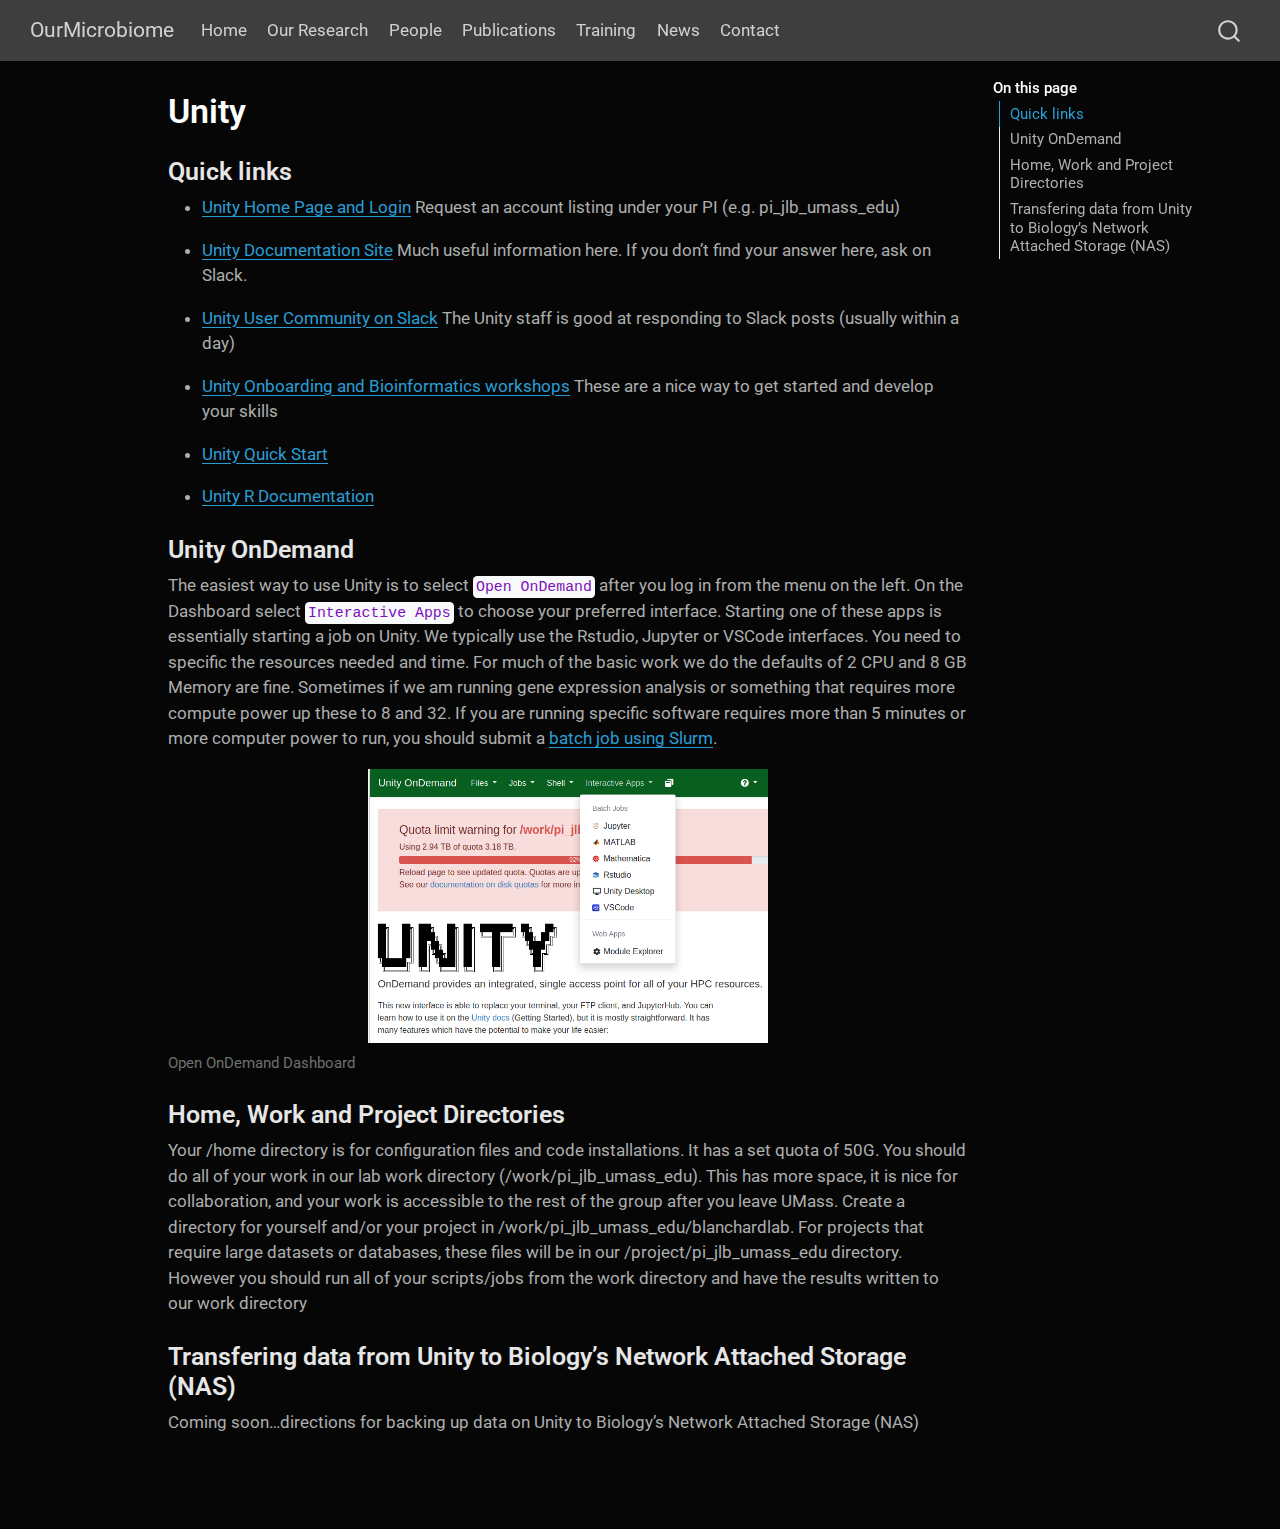
<file: docs/unity.html>
<!DOCTYPE html>
<html xmlns="http://www.w3.org/1999/xhtml" lang="en" xml:lang="en"><head>

<meta charset="utf-8">
<meta name="generator" content="quarto-1.4.555">

<meta name="viewport" content="width=device-width, initial-scale=1.0, user-scalable=yes">


<title>OurMicrobiome - Unity</title>
<style>
code{white-space: pre-wrap;}
span.smallcaps{font-variant: small-caps;}
div.columns{display: flex; gap: min(4vw, 1.5em);}
div.column{flex: auto; overflow-x: auto;}
div.hanging-indent{margin-left: 1.5em; text-indent: -1.5em;}
ul.task-list{list-style: none;}
ul.task-list li input[type="checkbox"] {
  width: 0.8em;
  margin: 0 0.8em 0.2em -1em; /* quarto-specific, see https://github.com/quarto-dev/quarto-cli/issues/4556 */ 
  vertical-align: middle;
}
</style>


<script src="site_libs/quarto-nav/quarto-nav.js"></script>
<script src="site_libs/quarto-nav/headroom.min.js"></script>
<script src="site_libs/clipboard/clipboard.min.js"></script>
<script src="site_libs/quarto-search/autocomplete.umd.js"></script>
<script src="site_libs/quarto-search/fuse.min.js"></script>
<script src="site_libs/quarto-search/quarto-search.js"></script>
<meta name="quarto:offset" content="./">
<script src="site_libs/quarto-html/quarto.js"></script>
<script src="site_libs/quarto-html/popper.min.js"></script>
<script src="site_libs/quarto-html/tippy.umd.min.js"></script>
<script src="site_libs/quarto-html/anchor.min.js"></script>
<link href="site_libs/quarto-html/tippy.css" rel="stylesheet">
<link href="site_libs/quarto-html/quarto-syntax-highlighting-dark.css" rel="stylesheet" id="quarto-text-highlighting-styles">
<script src="site_libs/bootstrap/bootstrap.min.js"></script>
<link href="site_libs/bootstrap/bootstrap-icons.css" rel="stylesheet">
<link href="site_libs/bootstrap/bootstrap.min.css" rel="stylesheet" id="quarto-bootstrap" data-mode="dark">
<script id="quarto-search-options" type="application/json">{
  "location": "navbar",
  "copy-button": false,
  "collapse-after": 3,
  "panel-placement": "end",
  "type": "overlay",
  "limit": 50,
  "keyboard-shortcut": [
    "f",
    "/",
    "s"
  ],
  "show-item-context": false,
  "language": {
    "search-no-results-text": "No results",
    "search-matching-documents-text": "matching documents",
    "search-copy-link-title": "Copy link to search",
    "search-hide-matches-text": "Hide additional matches",
    "search-more-match-text": "more match in this document",
    "search-more-matches-text": "more matches in this document",
    "search-clear-button-title": "Clear",
    "search-text-placeholder": "",
    "search-detached-cancel-button-title": "Cancel",
    "search-submit-button-title": "Submit",
    "search-label": "Search"
  }
}</script>


<link rel="stylesheet" href="styles.css">
</head>

<body class="nav-fixed">

<div id="quarto-search-results"></div>
  <header id="quarto-header" class="headroom fixed-top">
    <nav class="navbar navbar-expand-lg " data-bs-theme="dark">
      <div class="navbar-container container-fluid">
      <div class="navbar-brand-container mx-auto">
    <a class="navbar-brand" href="./index.html">
    <span class="navbar-title">OurMicrobiome</span>
    </a>
  </div>
            <div id="quarto-search" class="" title="Search"></div>
          <button class="navbar-toggler" type="button" data-bs-toggle="collapse" data-bs-target="#navbarCollapse" aria-controls="navbarCollapse" aria-expanded="false" aria-label="Toggle navigation" onclick="if (window.quartoToggleHeadroom) { window.quartoToggleHeadroom(); }">
  <span class="navbar-toggler-icon"></span>
</button>
          <div class="collapse navbar-collapse" id="navbarCollapse">
            <ul class="navbar-nav navbar-nav-scroll me-auto">
  <li class="nav-item">
    <a class="nav-link" href="./index.html"> 
<span class="menu-text">Home</span></a>
  </li>  
  <li class="nav-item">
    <a class="nav-link" href="./OurResearch.html"> 
<span class="menu-text">Our Research</span></a>
  </li>  
  <li class="nav-item">
    <a class="nav-link" href="./people.html"> 
<span class="menu-text">People</span></a>
  </li>  
  <li class="nav-item">
    <a class="nav-link" href="./publications.html"> 
<span class="menu-text">Publications</span></a>
  </li>  
  <li class="nav-item">
    <a class="nav-link" href="./training.html"> 
<span class="menu-text">Training</span></a>
  </li>  
  <li class="nav-item">
    <a class="nav-link" href="./news.html"> 
<span class="menu-text">News</span></a>
  </li>  
  <li class="nav-item">
    <a class="nav-link" href="./contact.html"> 
<span class="menu-text">Contact</span></a>
  </li>  
</ul>
          </div> <!-- /navcollapse -->
          <div class="quarto-navbar-tools">
</div>
      </div> <!-- /container-fluid -->
    </nav>
</header>
<!-- content -->
<div id="quarto-content" class="quarto-container page-columns page-rows-contents page-layout-article page-navbar">
<!-- sidebar -->
<!-- margin-sidebar -->
    <div id="quarto-margin-sidebar" class="sidebar margin-sidebar">
        <nav id="TOC" role="doc-toc" class="toc-active">
    <h2 id="toc-title">On this page</h2>
   
  <ul>
  <li><a href="#quick-links" id="toc-quick-links" class="nav-link active" data-scroll-target="#quick-links">Quick links</a></li>
  <li><a href="#unity-ondemand" id="toc-unity-ondemand" class="nav-link" data-scroll-target="#unity-ondemand">Unity OnDemand</a></li>
  <li><a href="#home-work-and-project-directories" id="toc-home-work-and-project-directories" class="nav-link" data-scroll-target="#home-work-and-project-directories">Home, Work and Project Directories</a></li>
  <li><a href="#transfering-data-from-unity-to-biologys-network-attached-storage-nas" id="toc-transfering-data-from-unity-to-biologys-network-attached-storage-nas" class="nav-link" data-scroll-target="#transfering-data-from-unity-to-biologys-network-attached-storage-nas">Transfering data from Unity to Biology’s Network Attached Storage (NAS)</a></li>
  </ul>
</nav>
    </div>
<!-- main -->
<main class="content" id="quarto-document-content">

<header id="title-block-header" class="quarto-title-block default">
<div class="quarto-title">
<h1 class="title">Unity</h1>
</div>



<div class="quarto-title-meta">

    
  
    
  </div>
  


</header>


<section id="quick-links" class="level3">
<h3 class="anchored" data-anchor-id="quick-links">Quick links</h3>
<ul>
<li><p><a href="https://unity.rc.umass.edu/index.php">Unity Home Page and Login</a> Request an account listing under your PI (e.g.&nbsp;pi_jlb_umass_edu)</p></li>
<li><p><a href="https://docs.unity.rc.umass.edu/">Unity Documentation Site</a> Much useful information here. If you don’t find your answer here, ask on Slack.</p></li>
<li><p><a href="https://docs.unity.rc.umass.edu/contact/community/">Unity User Community on Slack</a> The Unity staff is good at responding to Slack posts (usually within a day)</p></li>
<li><p><a href="https://docs.unity.rc.umass.edu/events/">Unity Onboarding and Bioinformatics workshops</a> These are a nice way to get started and develop your skills</p></li>
<li><p><a href="https://docs.unity.rc.umass.edu/documentation/get-started/quickstart/">Unity Quick Start</a></p></li>
<li><p><a href="https://docs.unity.rc.umass.edu/documentation/tools/r/">Unity R Documentation</a></p></li>
</ul>
</section>
<section id="unity-ondemand" class="level3">
<h3 class="anchored" data-anchor-id="unity-ondemand">Unity OnDemand</h3>
<p>The easiest way to use Unity is to select <code>Open OnDemand</code> after you log in from the menu on the left. On the Dashboard select <code>Interactive Apps</code> to choose your preferred interface. Starting one of these apps is essentially starting a job on Unity. We typically use the Rstudio, Jupyter or VSCode interfaces. You need to specific the resources needed and time. For much of the basic work we do the defaults of 2 CPU and 8 GB Memory are fine. Sometimes if we am running gene expression analysis or something that requires more compute power up these to 8 and 32. If you are running specific software requires more than 5 minutes or more computer power to run, you should submit a <a href="https://docs.unity.rc.umass.edu/documentation/jobs/sbatch/">batch job using Slurm</a>.</p>
<div class="quarto-figure quarto-figure-center">
<figure class="figure">
<p><img src="images/Unity_OnDemand.png" class="img-fluid figure-img" width="400"></p>
<figcaption>Open OnDemand Dashboard</figcaption>
</figure>
</div>
</section>
<section id="home-work-and-project-directories" class="level3">
<h3 class="anchored" data-anchor-id="home-work-and-project-directories">Home, Work and Project Directories</h3>
<p>Your /home directory is for configuration files and code installations. It has a set quota of 50G. You should do all of your work in our lab work directory (/work/pi_jlb_umass_edu). This has more space, it is nice for collaboration, and your work is accessible to the rest of the group after you leave UMass. Create a directory for yourself and/or your project in /work/pi_jlb_umass_edu/blanchardlab. For projects that require large datasets or databases, these files will be in our /project/pi_jlb_umass_edu directory. However you should run all of your scripts/jobs from the work directory and have the results written to our work directory</p>
</section>
<section id="transfering-data-from-unity-to-biologys-network-attached-storage-nas" class="level3">
<h3 class="anchored" data-anchor-id="transfering-data-from-unity-to-biologys-network-attached-storage-nas">Transfering data from Unity to Biology’s Network Attached Storage (NAS)</h3>
<p>Coming soon…directions for backing up data on Unity to Biology’s Network Attached Storage (NAS)</p>


</section>

</main> <!-- /main -->
<script id="quarto-html-after-body" type="application/javascript">
window.document.addEventListener("DOMContentLoaded", function (event) {
  const toggleBodyColorMode = (bsSheetEl) => {
    const mode = bsSheetEl.getAttribute("data-mode");
    const bodyEl = window.document.querySelector("body");
    if (mode === "dark") {
      bodyEl.classList.add("quarto-dark");
      bodyEl.classList.remove("quarto-light");
    } else {
      bodyEl.classList.add("quarto-light");
      bodyEl.classList.remove("quarto-dark");
    }
  }
  const toggleBodyColorPrimary = () => {
    const bsSheetEl = window.document.querySelector("link#quarto-bootstrap");
    if (bsSheetEl) {
      toggleBodyColorMode(bsSheetEl);
    }
  }
  toggleBodyColorPrimary();  
  const icon = "";
  const anchorJS = new window.AnchorJS();
  anchorJS.options = {
    placement: 'right',
    icon: icon
  };
  anchorJS.add('.anchored');
  const isCodeAnnotation = (el) => {
    for (const clz of el.classList) {
      if (clz.startsWith('code-annotation-')) {                     
        return true;
      }
    }
    return false;
  }
  const clipboard = new window.ClipboardJS('.code-copy-button', {
    text: function(trigger) {
      const codeEl = trigger.previousElementSibling.cloneNode(true);
      for (const childEl of codeEl.children) {
        if (isCodeAnnotation(childEl)) {
          childEl.remove();
        }
      }
      return codeEl.innerText;
    }
  });
  clipboard.on('success', function(e) {
    // button target
    const button = e.trigger;
    // don't keep focus
    button.blur();
    // flash "checked"
    button.classList.add('code-copy-button-checked');
    var currentTitle = button.getAttribute("title");
    button.setAttribute("title", "Copied!");
    let tooltip;
    if (window.bootstrap) {
      button.setAttribute("data-bs-toggle", "tooltip");
      button.setAttribute("data-bs-placement", "left");
      button.setAttribute("data-bs-title", "Copied!");
      tooltip = new bootstrap.Tooltip(button, 
        { trigger: "manual", 
          customClass: "code-copy-button-tooltip",
          offset: [0, -8]});
      tooltip.show();    
    }
    setTimeout(function() {
      if (tooltip) {
        tooltip.hide();
        button.removeAttribute("data-bs-title");
        button.removeAttribute("data-bs-toggle");
        button.removeAttribute("data-bs-placement");
      }
      button.setAttribute("title", currentTitle);
      button.classList.remove('code-copy-button-checked');
    }, 1000);
    // clear code selection
    e.clearSelection();
  });
    var localhostRegex = new RegExp(/^(?:http|https):\/\/localhost\:?[0-9]*\//);
    var mailtoRegex = new RegExp(/^mailto:/);
      var filterRegex = new RegExp('/' + window.location.host + '/');
    var isInternal = (href) => {
        return filterRegex.test(href) || localhostRegex.test(href) || mailtoRegex.test(href);
    }
    // Inspect non-navigation links and adorn them if external
 	var links = window.document.querySelectorAll('a[href]:not(.nav-link):not(.navbar-brand):not(.toc-action):not(.sidebar-link):not(.sidebar-item-toggle):not(.pagination-link):not(.no-external):not([aria-hidden]):not(.dropdown-item):not(.quarto-navigation-tool)');
    for (var i=0; i<links.length; i++) {
      const link = links[i];
      if (!isInternal(link.href)) {
        // undo the damage that might have been done by quarto-nav.js in the case of
        // links that we want to consider external
        if (link.dataset.originalHref !== undefined) {
          link.href = link.dataset.originalHref;
        }
      }
    }
  function tippyHover(el, contentFn, onTriggerFn, onUntriggerFn) {
    const config = {
      allowHTML: true,
      maxWidth: 500,
      delay: 100,
      arrow: false,
      appendTo: function(el) {
          return el.parentElement;
      },
      interactive: true,
      interactiveBorder: 10,
      theme: 'quarto',
      placement: 'bottom-start',
    };
    if (contentFn) {
      config.content = contentFn;
    }
    if (onTriggerFn) {
      config.onTrigger = onTriggerFn;
    }
    if (onUntriggerFn) {
      config.onUntrigger = onUntriggerFn;
    }
    window.tippy(el, config); 
  }
  const noterefs = window.document.querySelectorAll('a[role="doc-noteref"]');
  for (var i=0; i<noterefs.length; i++) {
    const ref = noterefs[i];
    tippyHover(ref, function() {
      // use id or data attribute instead here
      let href = ref.getAttribute('data-footnote-href') || ref.getAttribute('href');
      try { href = new URL(href).hash; } catch {}
      const id = href.replace(/^#\/?/, "");
      const note = window.document.getElementById(id);
      if (note) {
        return note.innerHTML;
      } else {
        return "";
      }
    });
  }
  const xrefs = window.document.querySelectorAll('a.quarto-xref');
  const processXRef = (id, note) => {
    // Strip column container classes
    const stripColumnClz = (el) => {
      el.classList.remove("page-full", "page-columns");
      if (el.children) {
        for (const child of el.children) {
          stripColumnClz(child);
        }
      }
    }
    stripColumnClz(note)
    if (id === null || id.startsWith('sec-')) {
      // Special case sections, only their first couple elements
      const container = document.createElement("div");
      if (note.children && note.children.length > 2) {
        container.appendChild(note.children[0].cloneNode(true));
        for (let i = 1; i < note.children.length; i++) {
          const child = note.children[i];
          if (child.tagName === "P" && child.innerText === "") {
            continue;
          } else {
            container.appendChild(child.cloneNode(true));
            break;
          }
        }
        if (window.Quarto?.typesetMath) {
          window.Quarto.typesetMath(container);
        }
        return container.innerHTML
      } else {
        if (window.Quarto?.typesetMath) {
          window.Quarto.typesetMath(note);
        }
        return note.innerHTML;
      }
    } else {
      // Remove any anchor links if they are present
      const anchorLink = note.querySelector('a.anchorjs-link');
      if (anchorLink) {
        anchorLink.remove();
      }
      if (window.Quarto?.typesetMath) {
        window.Quarto.typesetMath(note);
      }
      // TODO in 1.5, we should make sure this works without a callout special case
      if (note.classList.contains("callout")) {
        return note.outerHTML;
      } else {
        return note.innerHTML;
      }
    }
  }
  for (var i=0; i<xrefs.length; i++) {
    const xref = xrefs[i];
    tippyHover(xref, undefined, function(instance) {
      instance.disable();
      let url = xref.getAttribute('href');
      let hash = undefined; 
      if (url.startsWith('#')) {
        hash = url;
      } else {
        try { hash = new URL(url).hash; } catch {}
      }
      if (hash) {
        const id = hash.replace(/^#\/?/, "");
        const note = window.document.getElementById(id);
        if (note !== null) {
          try {
            const html = processXRef(id, note.cloneNode(true));
            instance.setContent(html);
          } finally {
            instance.enable();
            instance.show();
          }
        } else {
          // See if we can fetch this
          fetch(url.split('#')[0])
          .then(res => res.text())
          .then(html => {
            const parser = new DOMParser();
            const htmlDoc = parser.parseFromString(html, "text/html");
            const note = htmlDoc.getElementById(id);
            if (note !== null) {
              const html = processXRef(id, note);
              instance.setContent(html);
            } 
          }).finally(() => {
            instance.enable();
            instance.show();
          });
        }
      } else {
        // See if we can fetch a full url (with no hash to target)
        // This is a special case and we should probably do some content thinning / targeting
        fetch(url)
        .then(res => res.text())
        .then(html => {
          const parser = new DOMParser();
          const htmlDoc = parser.parseFromString(html, "text/html");
          const note = htmlDoc.querySelector('main.content');
          if (note !== null) {
            // This should only happen for chapter cross references
            // (since there is no id in the URL)
            // remove the first header
            if (note.children.length > 0 && note.children[0].tagName === "HEADER") {
              note.children[0].remove();
            }
            const html = processXRef(null, note);
            instance.setContent(html);
          } 
        }).finally(() => {
          instance.enable();
          instance.show();
        });
      }
    }, function(instance) {
    });
  }
      let selectedAnnoteEl;
      const selectorForAnnotation = ( cell, annotation) => {
        let cellAttr = 'data-code-cell="' + cell + '"';
        let lineAttr = 'data-code-annotation="' +  annotation + '"';
        const selector = 'span[' + cellAttr + '][' + lineAttr + ']';
        return selector;
      }
      const selectCodeLines = (annoteEl) => {
        const doc = window.document;
        const targetCell = annoteEl.getAttribute("data-target-cell");
        const targetAnnotation = annoteEl.getAttribute("data-target-annotation");
        const annoteSpan = window.document.querySelector(selectorForAnnotation(targetCell, targetAnnotation));
        const lines = annoteSpan.getAttribute("data-code-lines").split(",");
        const lineIds = lines.map((line) => {
          return targetCell + "-" + line;
        })
        let top = null;
        let height = null;
        let parent = null;
        if (lineIds.length > 0) {
            //compute the position of the single el (top and bottom and make a div)
            const el = window.document.getElementById(lineIds[0]);
            top = el.offsetTop;
            height = el.offsetHeight;
            parent = el.parentElement.parentElement;
          if (lineIds.length > 1) {
            const lastEl = window.document.getElementById(lineIds[lineIds.length - 1]);
            const bottom = lastEl.offsetTop + lastEl.offsetHeight;
            height = bottom - top;
          }
          if (top !== null && height !== null && parent !== null) {
            // cook up a div (if necessary) and position it 
            let div = window.document.getElementById("code-annotation-line-highlight");
            if (div === null) {
              div = window.document.createElement("div");
              div.setAttribute("id", "code-annotation-line-highlight");
              div.style.position = 'absolute';
              parent.appendChild(div);
            }
            div.style.top = top - 2 + "px";
            div.style.height = height + 4 + "px";
            div.style.left = 0;
            let gutterDiv = window.document.getElementById("code-annotation-line-highlight-gutter");
            if (gutterDiv === null) {
              gutterDiv = window.document.createElement("div");
              gutterDiv.setAttribute("id", "code-annotation-line-highlight-gutter");
              gutterDiv.style.position = 'absolute';
              const codeCell = window.document.getElementById(targetCell);
              const gutter = codeCell.querySelector('.code-annotation-gutter');
              gutter.appendChild(gutterDiv);
            }
            gutterDiv.style.top = top - 2 + "px";
            gutterDiv.style.height = height + 4 + "px";
          }
          selectedAnnoteEl = annoteEl;
        }
      };
      const unselectCodeLines = () => {
        const elementsIds = ["code-annotation-line-highlight", "code-annotation-line-highlight-gutter"];
        elementsIds.forEach((elId) => {
          const div = window.document.getElementById(elId);
          if (div) {
            div.remove();
          }
        });
        selectedAnnoteEl = undefined;
      };
        // Handle positioning of the toggle
    window.addEventListener(
      "resize",
      throttle(() => {
        elRect = undefined;
        if (selectedAnnoteEl) {
          selectCodeLines(selectedAnnoteEl);
        }
      }, 10)
    );
    function throttle(fn, ms) {
    let throttle = false;
    let timer;
      return (...args) => {
        if(!throttle) { // first call gets through
            fn.apply(this, args);
            throttle = true;
        } else { // all the others get throttled
            if(timer) clearTimeout(timer); // cancel #2
            timer = setTimeout(() => {
              fn.apply(this, args);
              timer = throttle = false;
            }, ms);
        }
      };
    }
      // Attach click handler to the DT
      const annoteDls = window.document.querySelectorAll('dt[data-target-cell]');
      for (const annoteDlNode of annoteDls) {
        annoteDlNode.addEventListener('click', (event) => {
          const clickedEl = event.target;
          if (clickedEl !== selectedAnnoteEl) {
            unselectCodeLines();
            const activeEl = window.document.querySelector('dt[data-target-cell].code-annotation-active');
            if (activeEl) {
              activeEl.classList.remove('code-annotation-active');
            }
            selectCodeLines(clickedEl);
            clickedEl.classList.add('code-annotation-active');
          } else {
            // Unselect the line
            unselectCodeLines();
            clickedEl.classList.remove('code-annotation-active');
          }
        });
      }
  const findCites = (el) => {
    const parentEl = el.parentElement;
    if (parentEl) {
      const cites = parentEl.dataset.cites;
      if (cites) {
        return {
          el,
          cites: cites.split(' ')
        };
      } else {
        return findCites(el.parentElement)
      }
    } else {
      return undefined;
    }
  };
  var bibliorefs = window.document.querySelectorAll('a[role="doc-biblioref"]');
  for (var i=0; i<bibliorefs.length; i++) {
    const ref = bibliorefs[i];
    const citeInfo = findCites(ref);
    if (citeInfo) {
      tippyHover(citeInfo.el, function() {
        var popup = window.document.createElement('div');
        citeInfo.cites.forEach(function(cite) {
          var citeDiv = window.document.createElement('div');
          citeDiv.classList.add('hanging-indent');
          citeDiv.classList.add('csl-entry');
          var biblioDiv = window.document.getElementById('ref-' + cite);
          if (biblioDiv) {
            citeDiv.innerHTML = biblioDiv.innerHTML;
          }
          popup.appendChild(citeDiv);
        });
        return popup.innerHTML;
      });
    }
  }
});
</script>
</div> <!-- /content -->




</body></html>
</file>
<file: docs/site_libs/quarto-html/tippy.css>
.tippy-box[data-animation=fade][data-state=hidden]{opacity:0}[data-tippy-root]{max-width:calc(100vw - 10px)}.tippy-box{position:relative;background-color:#333;color:#fff;border-radius:4px;font-size:14px;line-height:1.4;white-space:normal;outline:0;transition-property:transform,visibility,opacity}.tippy-box[data-placement^=top]>.tippy-arrow{bottom:0}.tippy-box[data-placement^=top]>.tippy-arrow:before{bottom:-7px;left:0;border-width:8px 8px 0;border-top-color:initial;transform-origin:center top}.tippy-box[data-placement^=bottom]>.tippy-arrow{top:0}.tippy-box[data-placement^=bottom]>.tippy-arrow:before{top:-7px;left:0;border-width:0 8px 8px;border-bottom-color:initial;transform-origin:center bottom}.tippy-box[data-placement^=left]>.tippy-arrow{right:0}.tippy-box[data-placement^=left]>.tippy-arrow:before{border-width:8px 0 8px 8px;border-left-color:initial;right:-7px;transform-origin:center left}.tippy-box[data-placement^=right]>.tippy-arrow{left:0}.tippy-box[data-placement^=right]>.tippy-arrow:before{left:-7px;border-width:8px 8px 8px 0;border-right-color:initial;transform-origin:center right}.tippy-box[data-inertia][data-state=visible]{transition-timing-function:cubic-bezier(.54,1.5,.38,1.11)}.tippy-arrow{width:16px;height:16px;color:#333}.tippy-arrow:before{content:"";position:absolute;border-color:transparent;border-style:solid}.tippy-content{position:relative;padding:5px 9px;z-index:1}
</file>
<file: docs/site_libs/quarto-html/quarto-syntax-highlighting-dark.css>
/* quarto syntax highlight colors */
:root {
  --quarto-hl-al-color: #f07178;
  --quarto-hl-an-color: #d4d0ab;
  --quarto-hl-at-color: #00e0e0;
  --quarto-hl-bn-color: #d4d0ab;
  --quarto-hl-bu-color: #abe338;
  --quarto-hl-ch-color: #abe338;
  --quarto-hl-co-color: #f8f8f2;
  --quarto-hl-cv-color: #ffd700;
  --quarto-hl-cn-color: #ffd700;
  --quarto-hl-cf-color: #ffa07a;
  --quarto-hl-dt-color: #ffa07a;
  --quarto-hl-dv-color: #d4d0ab;
  --quarto-hl-do-color: #f8f8f2;
  --quarto-hl-er-color: #f07178;
  --quarto-hl-ex-color: #00e0e0;
  --quarto-hl-fl-color: #d4d0ab;
  --quarto-hl-fu-color: #ffa07a;
  --quarto-hl-im-color: #abe338;
  --quarto-hl-in-color: #d4d0ab;
  --quarto-hl-kw-color: #ffa07a;
  --quarto-hl-op-color: #ffa07a;
  --quarto-hl-ot-color: #00e0e0;
  --quarto-hl-pp-color: #dcc6e0;
  --quarto-hl-re-color: #00e0e0;
  --quarto-hl-sc-color: #abe338;
  --quarto-hl-ss-color: #abe338;
  --quarto-hl-st-color: #abe338;
  --quarto-hl-va-color: #00e0e0;
  --quarto-hl-vs-color: #abe338;
  --quarto-hl-wa-color: #dcc6e0;
}

/* other quarto variables */
:root {
  --quarto-font-monospace: SFMono-Regular, Menlo, Monaco, Consolas, "Liberation Mono", "Courier New", monospace;
}

code span.al {
  background-color: #2a0f15;
  font-weight: bold;
  color: #f07178;
}

code span.an {
  color: #d4d0ab;
}

code span.at {
  color: #00e0e0;
}

code span.bn {
  color: #d4d0ab;
}

code span.bu {
  color: #abe338;
}

code span.ch {
  color: #abe338;
}

code span.co {
  font-style: italic;
  color: #f8f8f2;
}

code span.cv {
  color: #ffd700;
}

code span.cn {
  color: #ffd700;
}

code span.cf {
  font-weight: bold;
  color: #ffa07a;
}

code span.dt {
  color: #ffa07a;
}

code span.dv {
  color: #d4d0ab;
}

code span.do {
  color: #f8f8f2;
}

code span.er {
  color: #f07178;
  text-decoration: underline;
}

code span.ex {
  font-weight: bold;
  color: #00e0e0;
}

code span.fl {
  color: #d4d0ab;
}

code span.fu {
  color: #ffa07a;
}

code span.im {
  color: #abe338;
}

code span.in {
  color: #d4d0ab;
}

code span.kw {
  font-weight: bold;
  color: #ffa07a;
}

pre > code.sourceCode > span {
  color: #f8f8f2;
}

code span {
  color: #f8f8f2;
}

code.sourceCode > span {
  color: #f8f8f2;
}

div.sourceCode,
div.sourceCode pre.sourceCode {
  color: #f8f8f2;
}

code span.op {
  color: #ffa07a;
}

code span.ot {
  color: #00e0e0;
}

code span.pp {
  color: #dcc6e0;
}

code span.re {
  background-color: #f8f8f2;
  color: #00e0e0;
}

code span.sc {
  color: #abe338;
}

code span.ss {
  color: #abe338;
}

code span.st {
  color: #abe338;
}

code span.va {
  color: #00e0e0;
}

code span.vs {
  color: #abe338;
}

code span.wa {
  color: #dcc6e0;
}

.prevent-inlining {
  content: "</";
}

/*# sourceMappingURL=935a306eefa94366c21e1a970dddb765.css.map */
</file>
<file: docs/styles.css>
/* css styles */
</file>
<file: docs/site_libs/quarto-html/quarto-syntax-highlighting-dark-b53751a350365c71b6c909e95f209ed1.css>
/* quarto syntax highlight colors */
:root {
  --quarto-hl-al-color: #f07178;
  --quarto-hl-an-color: #d4d0ab;
  --quarto-hl-at-color: #00e0e0;
  --quarto-hl-bn-color: #d4d0ab;
  --quarto-hl-bu-color: #abe338;
  --quarto-hl-ch-color: #abe338;
  --quarto-hl-co-color: #f8f8f2;
  --quarto-hl-cv-color: #ffd700;
  --quarto-hl-cn-color: #ffd700;
  --quarto-hl-cf-color: #ffa07a;
  --quarto-hl-dt-color: #ffa07a;
  --quarto-hl-dv-color: #d4d0ab;
  --quarto-hl-do-color: #f8f8f2;
  --quarto-hl-er-color: #f07178;
  --quarto-hl-ex-color: #00e0e0;
  --quarto-hl-fl-color: #d4d0ab;
  --quarto-hl-fu-color: #ffa07a;
  --quarto-hl-im-color: #abe338;
  --quarto-hl-in-color: #d4d0ab;
  --quarto-hl-kw-color: #ffa07a;
  --quarto-hl-op-color: #ffa07a;
  --quarto-hl-ot-color: #00e0e0;
  --quarto-hl-pp-color: #dcc6e0;
  --quarto-hl-re-color: #00e0e0;
  --quarto-hl-sc-color: #abe338;
  --quarto-hl-ss-color: #abe338;
  --quarto-hl-st-color: #abe338;
  --quarto-hl-va-color: #00e0e0;
  --quarto-hl-vs-color: #abe338;
  --quarto-hl-wa-color: #dcc6e0;
}

/* other quarto variables */
:root {
  --quarto-font-monospace: SFMono-Regular, Menlo, Monaco, Consolas, "Liberation Mono", "Courier New", monospace;
}

code span.al {
  background-color: #2a0f15;
  font-weight: bold;
  color: #f07178;
}

code span.an {
  color: #d4d0ab;
}

code span.at {
  color: #00e0e0;
}

code span.bn {
  color: #d4d0ab;
}

code span.bu {
  color: #abe338;
}

code span.ch {
  color: #abe338;
}

code span.co {
  font-style: italic;
  color: #f8f8f2;
}

code span.cv {
  color: #ffd700;
}

code span.cn {
  color: #ffd700;
}

code span.cf {
  font-weight: bold;
  color: #ffa07a;
}

code span.dt {
  color: #ffa07a;
}

code span.dv {
  color: #d4d0ab;
}

code span.do {
  color: #f8f8f2;
}

code span.er {
  color: #f07178;
  text-decoration: underline;
}

code span.ex {
  font-weight: bold;
  color: #00e0e0;
}

code span.fl {
  color: #d4d0ab;
}

code span.fu {
  color: #ffa07a;
}

code span.im {
  color: #abe338;
}

code span.in {
  color: #d4d0ab;
}

code span.kw {
  font-weight: bold;
  color: #ffa07a;
}

pre > code.sourceCode > span {
  color: #f8f8f2;
}

code span {
  color: #f8f8f2;
}

code.sourceCode > span {
  color: #f8f8f2;
}

div.sourceCode,
div.sourceCode pre.sourceCode {
  color: #f8f8f2;
}

code span.op {
  color: #ffa07a;
}

code span.ot {
  color: #00e0e0;
}

code span.pp {
  color: #dcc6e0;
}

code span.re {
  background-color: #f8f8f2;
  color: #00e0e0;
}

code span.sc {
  color: #abe338;
}

code span.ss {
  color: #abe338;
}

code span.st {
  color: #abe338;
}

code span.va {
  color: #00e0e0;
}

code span.vs {
  color: #abe338;
}

code span.wa {
  color: #dcc6e0;
}

.prevent-inlining {
  content: "</";
}

/*# sourceMappingURL=ef095d06243fb944689b9469f3a5590a.css.map */
</file>
